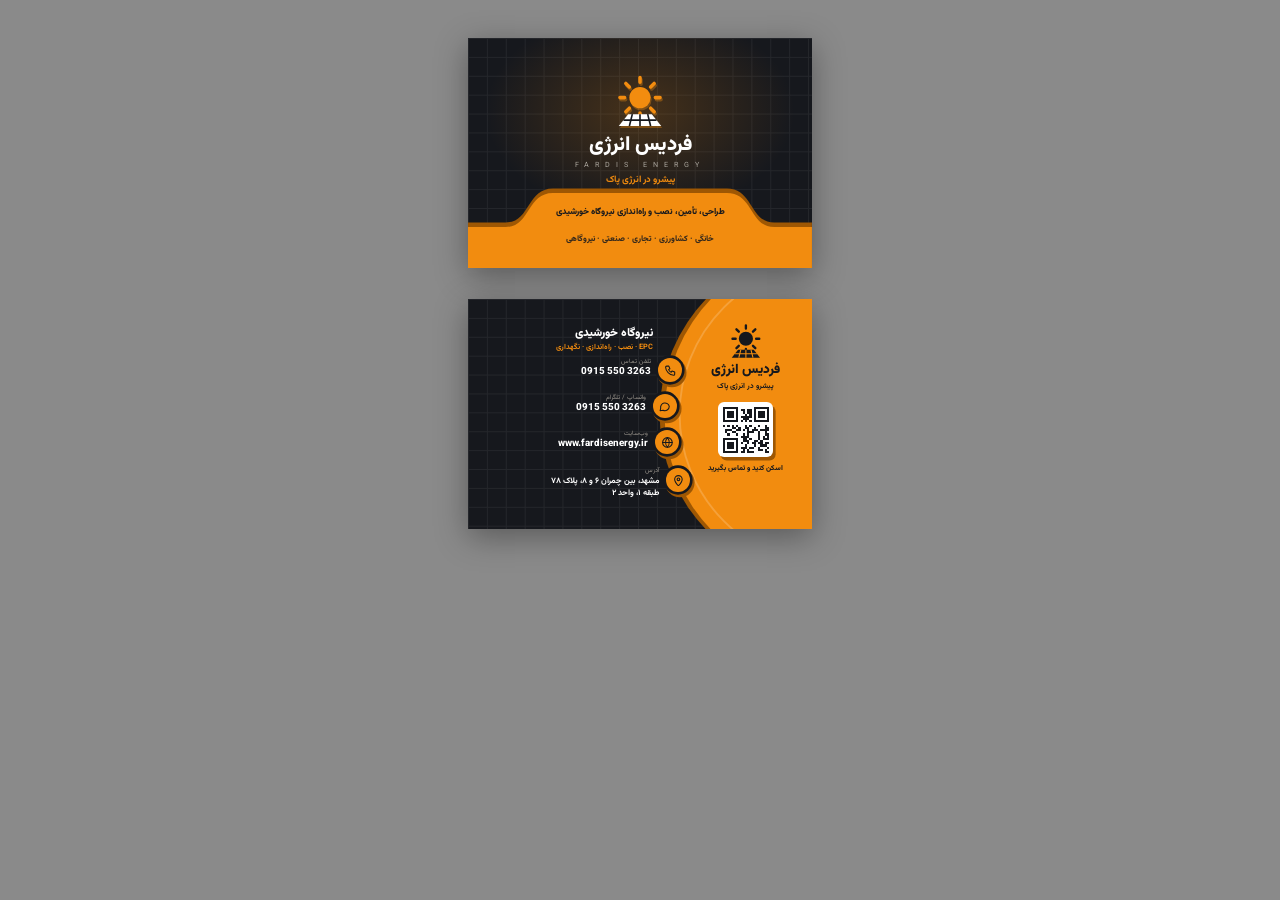
<file: brochure/fardis-business-card.html>
<!doctype html>
<html lang="fa" dir="rtl">
<head>
<meta charset="utf-8">
<meta name="viewport" content="width=device-width, initial-scale=1">
<title>کارت ویزیت فردیس انرژی</title>
<link rel="preconnect" href="https://fonts.googleapis.com">
<link rel="preconnect" href="https://fonts.gstatic.com" crossorigin>
<link href="https://fonts.googleapis.com/css2?family=Vazirmatn:wght@400;500;700;800;900&display=swap" rel="stylesheet">
<style>
  /* 85x55mm card + 3mm bleed on each side = 91x61mm; keep text inside the 6mm safe inset */
  :root{--primary:#F28C0F;--deep:#9E5703;--ink:#16181D;--ink-2:#262a31}
  *{box-sizing:border-box;margin:0;padding:0}
  @page{size:91mm 61mm;margin:0}
  html,body{background:#8a8a8a}
  body{font-family:"Vazirmatn",Tahoma,sans-serif;-webkit-print-color-adjust:exact;print-color-adjust:exact;padding:10mm 0}
  .card{width:91mm;height:61mm;position:relative;overflow:hidden;margin:0 auto 8mm;background:var(--ink);color:#fff;box-shadow:0 8px 30px rgba(0,0,0,.35);break-after:page}
  @media print{html,body{background:none;padding:0}.card{margin:0;box-shadow:none}}
  .bg{position:absolute;inset:0;width:100%;height:100%}
  .ltr{direction:ltr;unicode-bidi:isolate}
  .grid{position:absolute;inset:0;opacity:.06;background-image:linear-gradient(#fff .2mm,transparent .2mm),linear-gradient(90deg,#fff .2mm,transparent .2mm);background-size:5mm 5mm}

  /* FRONT */
  .f-logo{position:absolute;left:50%;top:9.5mm;transform:translateX(-50%);width:15mm;height:15mm;color:#fff;--grid:#16181D;filter:drop-shadow(.5mm .7mm 0 rgba(242,140,15,.35))}
  .f-name{position:absolute;left:0;right:0;top:25mm;text-align:center;font-size:15pt;font-weight:900;line-height:1.3}
  .f-en{position:absolute;left:0;right:0;top:32.3mm;text-align:center;font-size:5.4pt;letter-spacing:1.6mm;color:#a9a49c;direction:ltr}
  .f-tag{position:absolute;left:0;right:0;top:35.6mm;text-align:center;font-size:7pt;font-weight:700;color:var(--primary)}
  .f-tab{position:absolute;left:0;right:0;top:44.2mm;text-align:center;font-size:6.6pt;font-weight:800;color:var(--ink)}
  .f-bottom{position:absolute;left:0;right:0;bottom:6.2mm;text-align:center;font-size:6.2pt;font-weight:800;color:var(--ink);opacity:.85}

  /* BACK */
  .b-logo{position:absolute;left:68.5mm;top:6.5mm;width:10mm;height:10mm;color:var(--ink);--sun:#16181D;--grid:#F28C0F}
  .b-name{position:absolute;left:58mm;width:31mm;top:16.5mm;text-align:center;color:var(--ink);font-size:10pt;font-weight:900;line-height:1.3}
  .b-tag{position:absolute;left:58mm;width:31mm;top:21.6mm;text-align:center;color:var(--ink);font-size:5.6pt;font-weight:700}
  .qr-box{position:absolute;left:66.2mm;top:27.4mm;width:14.6mm;height:14.6mm;background:#fff;border-radius:1.6mm;padding:1.2mm;box-shadow:.7mm .9mm 0 var(--deep)}
  .qr{width:100%;height:100%;display:block}
  .qr-cap{position:absolute;left:58mm;width:31mm;top:43.6mm;text-align:center;color:var(--ink);font-size:5.4pt;font-weight:800}
  .b-head{position:absolute;right:42mm;top:7mm;text-align:right}
  .b-head b{display:block;font-size:8.6pt;font-weight:900;line-height:1.4}
  .b-head span{display:block;font-size:5.6pt;color:var(--primary);font-weight:700}
  .ic{position:absolute;width:6.4mm;height:6.4mm;border-radius:50%;background:var(--primary);display:grid;place-items:center;box-shadow:0 0 0 .7mm var(--ink),.5mm .7mm 0 .7mm var(--deep)}
  .ic svg{width:3.4mm;height:3.4mm;fill:none;stroke:var(--ink);stroke-width:2;stroke-linecap:round;stroke-linejoin:round}
  .row{position:absolute;text-align:right;white-space:nowrap}
  .row small{display:block;font-size:4.8pt;color:#9a958d;line-height:1.3}
  .row b{display:block;font-size:7.4pt;font-weight:800;line-height:1.35}
  .row b.addr{font-size:6.2pt;line-height:1.45;font-weight:700}
</style>
</head>
<body>
<svg width="0" height="0" style="position:absolute"><defs><symbol id="logo" viewBox="0 0 48 48">
      <circle cx="24" cy="20" r="9" style="fill:var(--sun,#F28C0F)"/>
      <g style="stroke:var(--sun,#F28C0F)" stroke-width="3" stroke-linecap="round"><path d="M24 3v4M24 33v4M7 20h4M37 20h4M12 8l3 3M33 29l3 3M36 8l-3 3M15 29l-3 3"/></g>
      <path d="M6 44 L14 34 H34 L42 44 Z" fill="currentColor"/>
      <path d="M17.5 34 L15 44 M24 34 V44 M30.5 34 L33 44 M10 39 H38" style="stroke:var(--grid,#16181D)" stroke-width="1.4"/>
    </symbol></defs></svg>

<!-- FRONT -->
<section class="card">
  <div class="grid"></div>
  <svg class="bg" viewBox="0 0 91 61" preserveAspectRatio="none" aria-hidden="true">
    <defs><radialGradient id="halo" cx="50%" cy="32%" r="45%"><stop offset="0" stop-color="#F28C0F" stop-opacity=".22"/><stop offset="1" stop-color="#F28C0F" stop-opacity="0"/></radialGradient></defs>
    <rect width="91" height="61" fill="url(#halo)"/>
    <path d="M0 48.8 H10 C16.5 48.8 15.5 39.8 22.5 39.8 H68.5 C75.5 39.8 74.5 48.8 81 48.8 H91 V61 H0 Z" fill="#9E5703"/>
    <path d="M0 50 H10 C16.5 50 15.5 41 22.5 41 H68.5 C75.5 41 74.5 50 81 50 H91 V61 H0 Z" fill="#F28C0F"/>
  </svg>
  <svg class="f-logo"><use href="#logo"/></svg>
  <div class="f-name">فردیس انرژی</div>
  <div class="f-en">FARDIS ENERGY</div>
  <div class="f-tag">پیشرو در انرژی پاک</div>
  <div class="f-tab">طراحی، تأمین، نصب و راه‌اندازی نیروگاه خورشیدی</div>
  <div class="f-bottom">خانگی · کشاورزی · تجاری · صنعتی · نیروگاهی</div>
</section>

<!-- BACK -->
<section class="card">
  <div class="grid"></div>
  <svg class="bg" viewBox="0 0 91 61" aria-hidden="true">
    <circle cx="94.7" cy="30.5" r="44" fill="#9E5703"/>
    <circle cx="96" cy="30.5" r="44" fill="#F28C0F"/>
    <circle cx="96" cy="30.5" r="40" fill="none" stroke="#fff" stroke-opacity=".18" stroke-width=".5"/>
  </svg>
  <svg class="b-logo"><use href="#logo"/></svg>
  <div class="b-name">فردیس انرژی</div>
  <div class="b-tag">پیشرو در انرژی پاک</div>
  <div class="qr-box"><svg class="qr" viewBox="0 0 21 21" shape-rendering="crispEdges"><path fill="#ffffff" d="M0 0h21v21H0z"/><path stroke="#16181D" d="M0 0.5h7m7 0h7M0 1.5h1m5 0h1m1 0h2m1 0h2m1 0h1m5 0h1M0 2.5h1m1 0h3m1 0h1m2 0h1m1 0h2m1 0h1m1 0h3m1 0h1M0 3.5h1m1 0h3m1 0h1m3 0h1m1 0h1m1 0h1m1 0h3m1 0h1M0 4.5h1m1 0h3m1 0h1m1 0h5m1 0h1m1 0h3m1 0h1M0 5.5h1m5 0h1m2 0h3m2 0h1m5 0h1M0 6.5h7m1 0h1m1 0h1m1 0h1m1 0h7M0 8.5h1m1 0h1m1 0h1m1 0h1m3 0h1m1 0h1m3 0h1m2 0h1M4 9.5h2m1 0h1m2 0h2m2 0h1m4 0h2M1 10.5h3m2 0h2m1 0h1m1 0h1m1 0h3m1 0h4M1 11.5h1m2 0h2m5 0h3m2 0h1m2 0h1M2 12.5h1m3 0h1m2 0h1m1 0h1m4 0h1m2 0h2M8 13.5h4m4 0h1m1 0h1m1 0h1M0 14.5h7m2 0h2m1 0h1m3 0h1m1 0h3M0 15.5h1m5 0h1m2 0h3m2 0h2m1 0h1M0 16.5h1m1 0h3m1 0h1m1 0h1m2 0h1m1 0h2m1 0h2m1 0h2M0 17.5h1m1 0h3m1 0h1m3 0h1m3 0h1m2 0h3M0 18.5h1m1 0h3m1 0h1m1 0h3m1 0h2m2 0h1m3 0h1M0 19.5h1m5 0h1m2 0h1m1 0h1m4 0h2m1 0h1M0 20.5h7m1 0h2m1 0h3m5 0h2"/></svg>
</div>
  <div class="qr-cap">اسکن کنید و تماس بگیرید</div>
  <div class="b-head"><b>نیروگاه خورشیدی</b><span>EPC · نصب · راه‌اندازی · نگهداری</span></div>
  <div class="ic" style="left:50.33mm;top:15.80mm"><svg viewBox="0 0 24 24"><path d="M5 4h4l2 5-2.5 1.5a11 11 0 0 0 5 5L15 13l5 2v4a2 2 0 0 1-2 2A16 16 0 0 1 3 6a2 2 0 0 1 2-2z"/></svg></div><div class="row" style="right:42.47mm;top:15.40mm"><small>تلفن تماس</small><b class="ltr">0915 550 3263</b></div><div class="ic" style="left:48.85mm;top:25.30mm"><svg viewBox="0 0 24 24"><path d="M21 12a8 8 0 0 1-11.6 7.1L4 20l1-4.6A8 8 0 1 1 21 12z"/></svg></div><div class="row" style="right:43.95mm;top:24.90mm"><small>واتساپ / تلگرام</small><b class="ltr">0915 550 3263</b></div><div class="ic" style="left:49.44mm;top:34.80mm"><svg viewBox="0 0 24 24"><circle cx="12" cy="12" r="9"/><path d="M3 12h18M12 3a14 14 0 0 1 0 18M12 3a14 14 0 0 0 0 18"/></svg></div><div class="row" style="right:43.36mm;top:34.40mm"><small>وب‌سایت</small><b class="ltr">www.fardisenergy.ir</b></div><div class="ic" style="left:52.43mm;top:44.80mm"><svg viewBox="0 0 24 24"><path d="M12 22s7-6.5 7-12a7 7 0 0 0-14 0c0 5.5 7 12 7 12z"/><circle cx="12" cy="10" r="2.5"/></svg></div><div class="row" style="right:40.37mm;top:44.40mm"><small>آدرس</small><b class="addr">مشهد، بین چمران ۶ و ۸، پلاک ۷۸<br>طبقه ۱، واحد ۲</b></div>
</section>
</body>
</html>
</file>
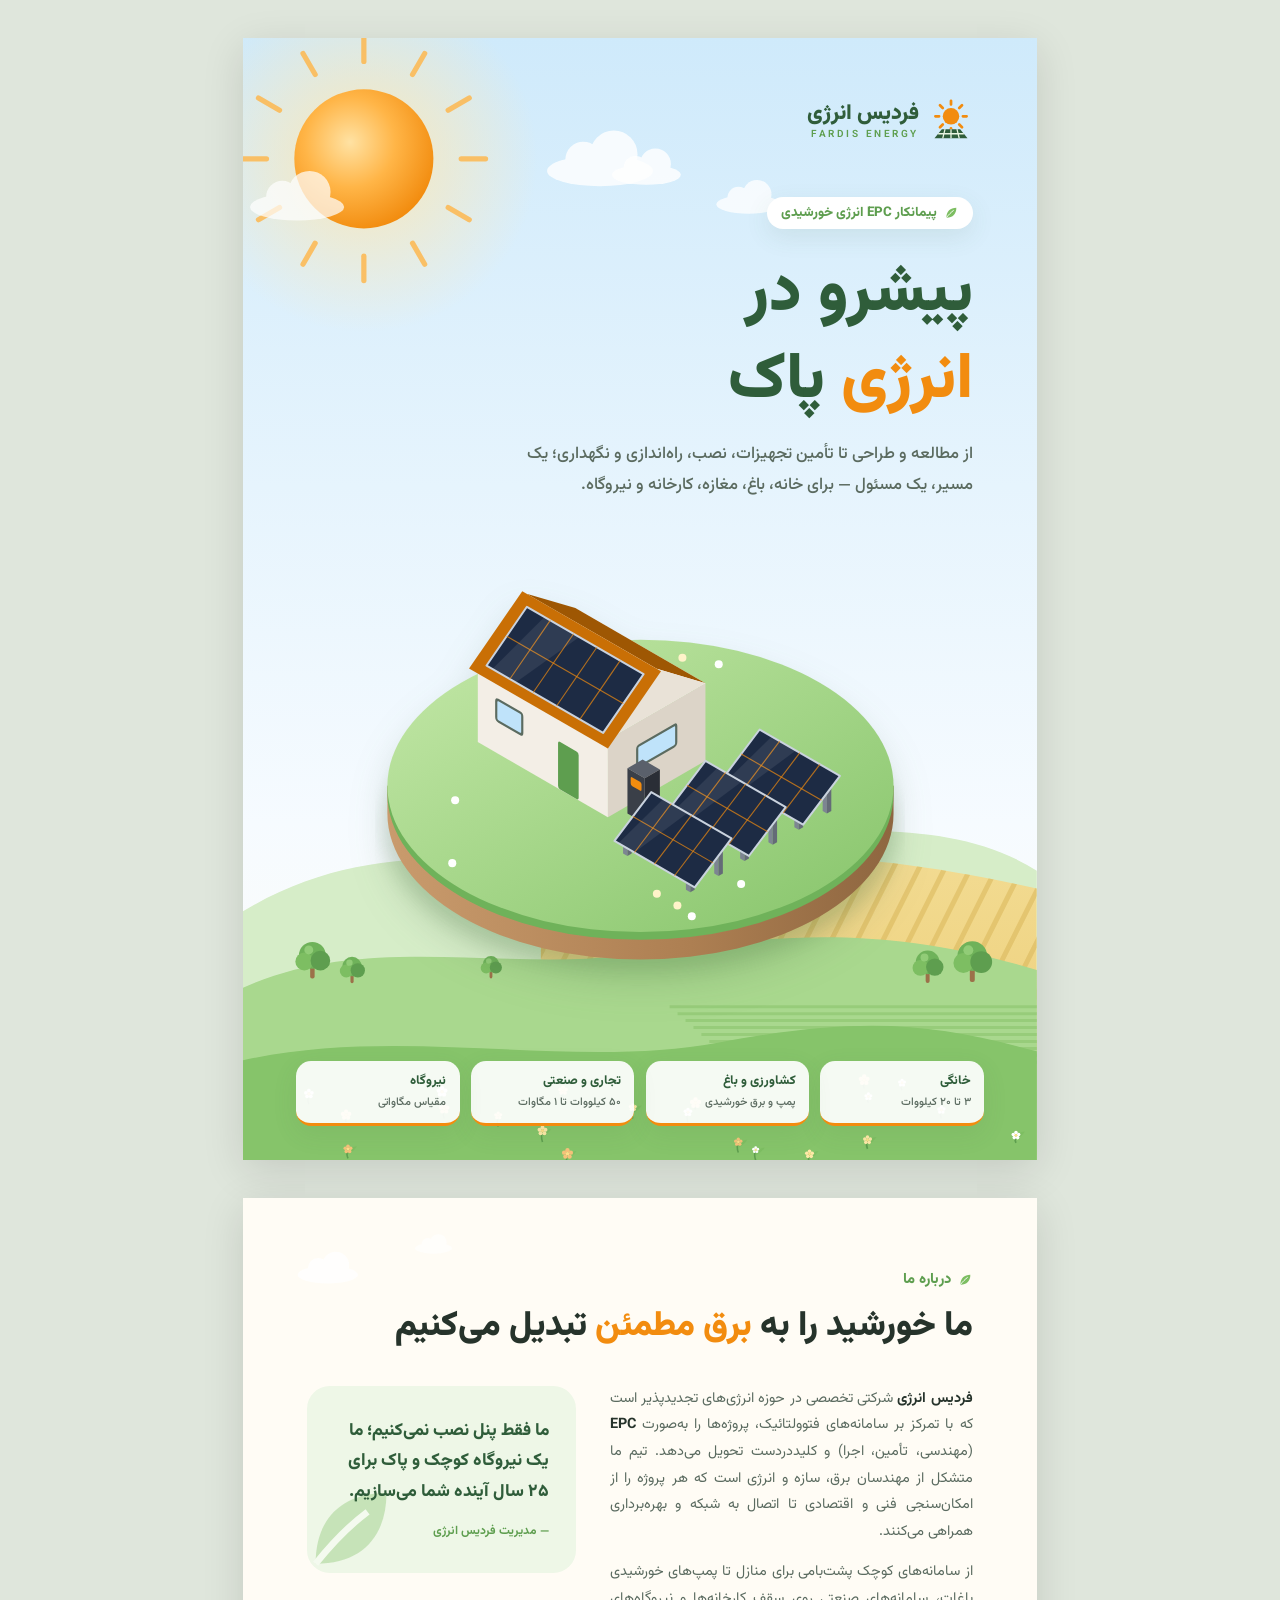
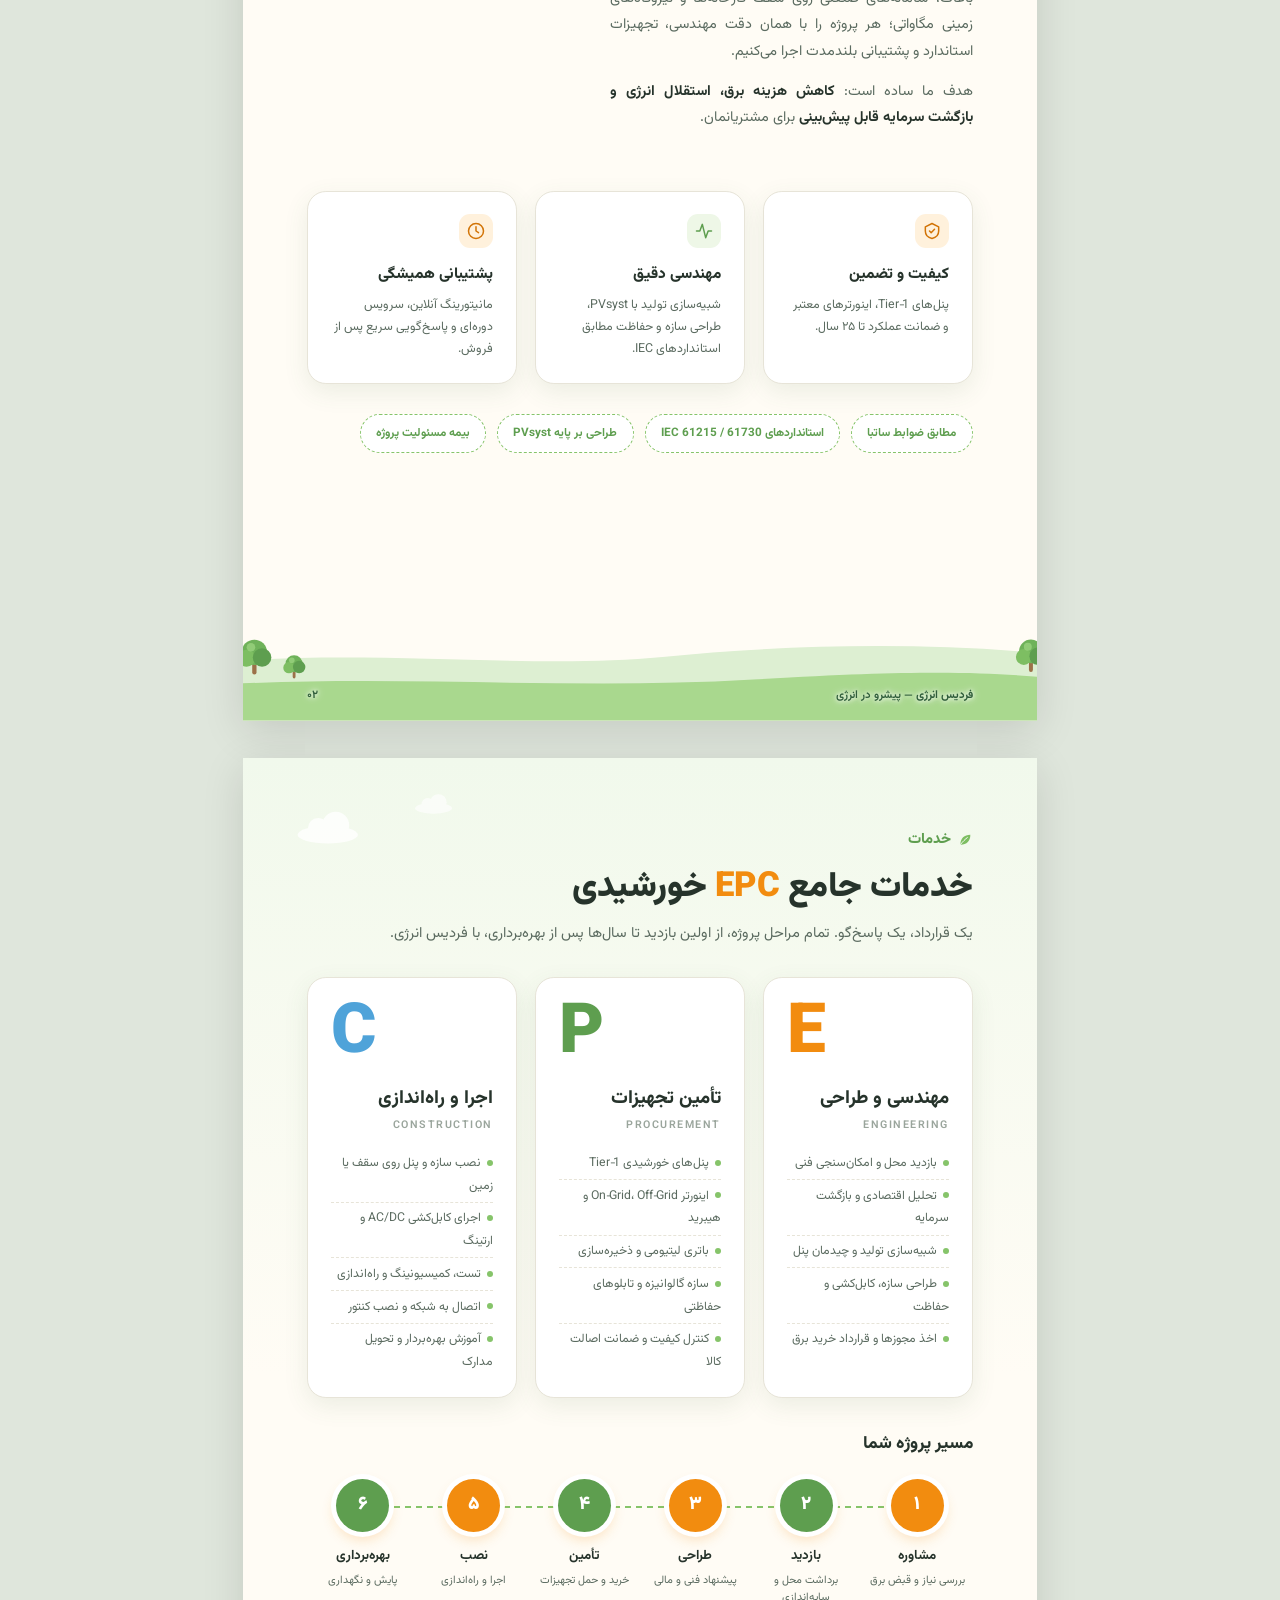
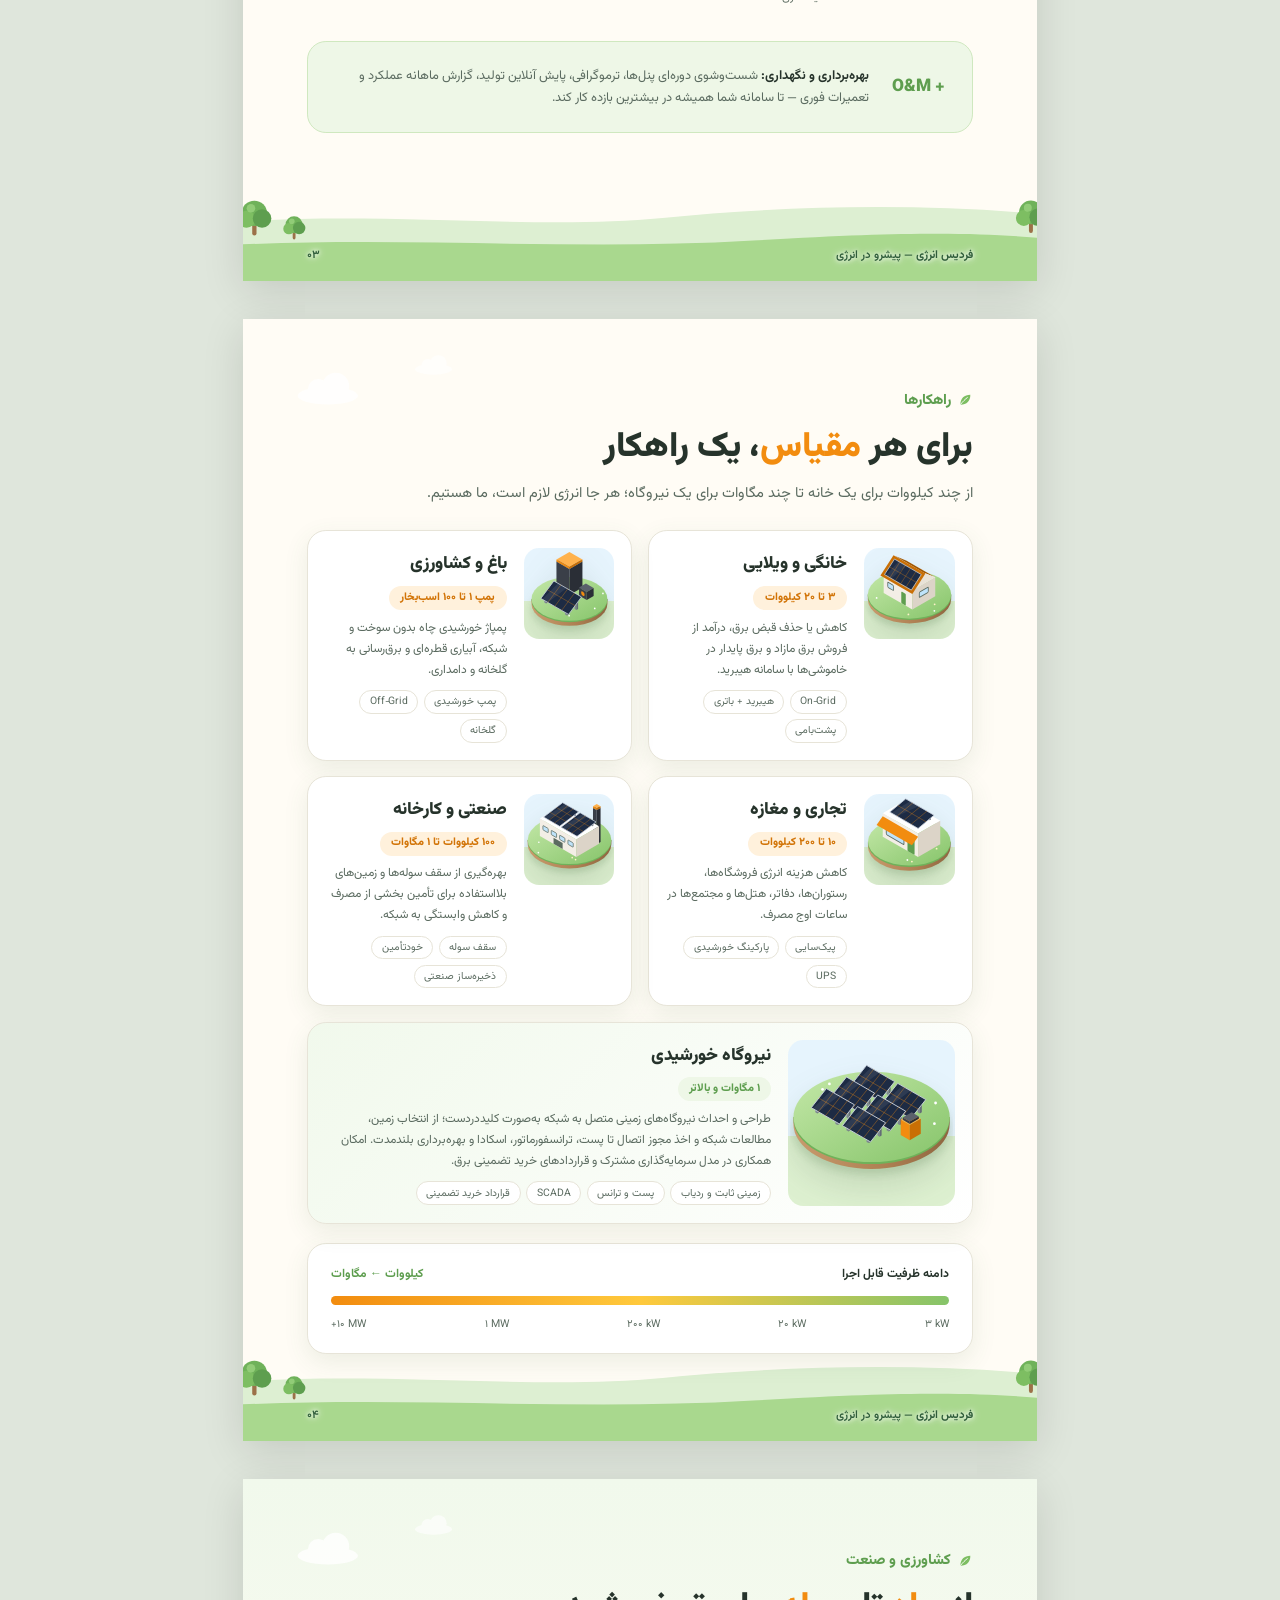
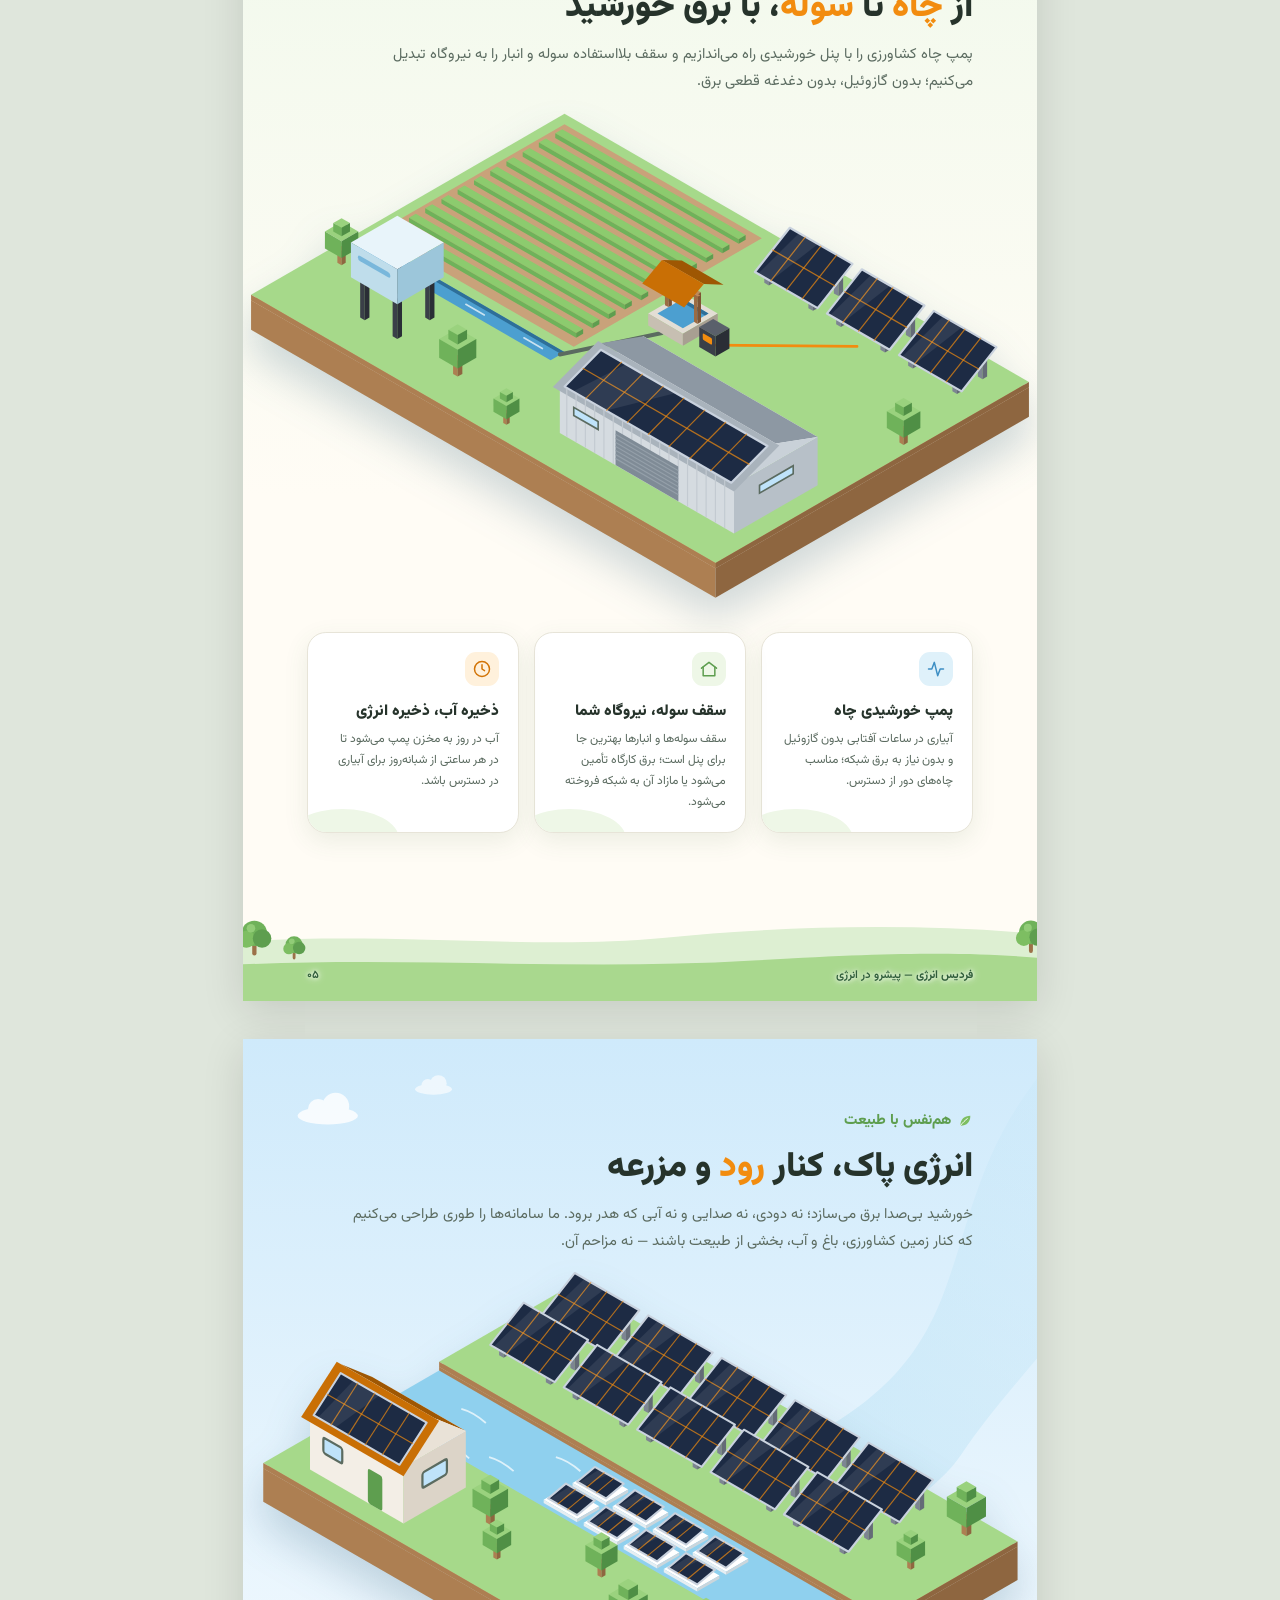
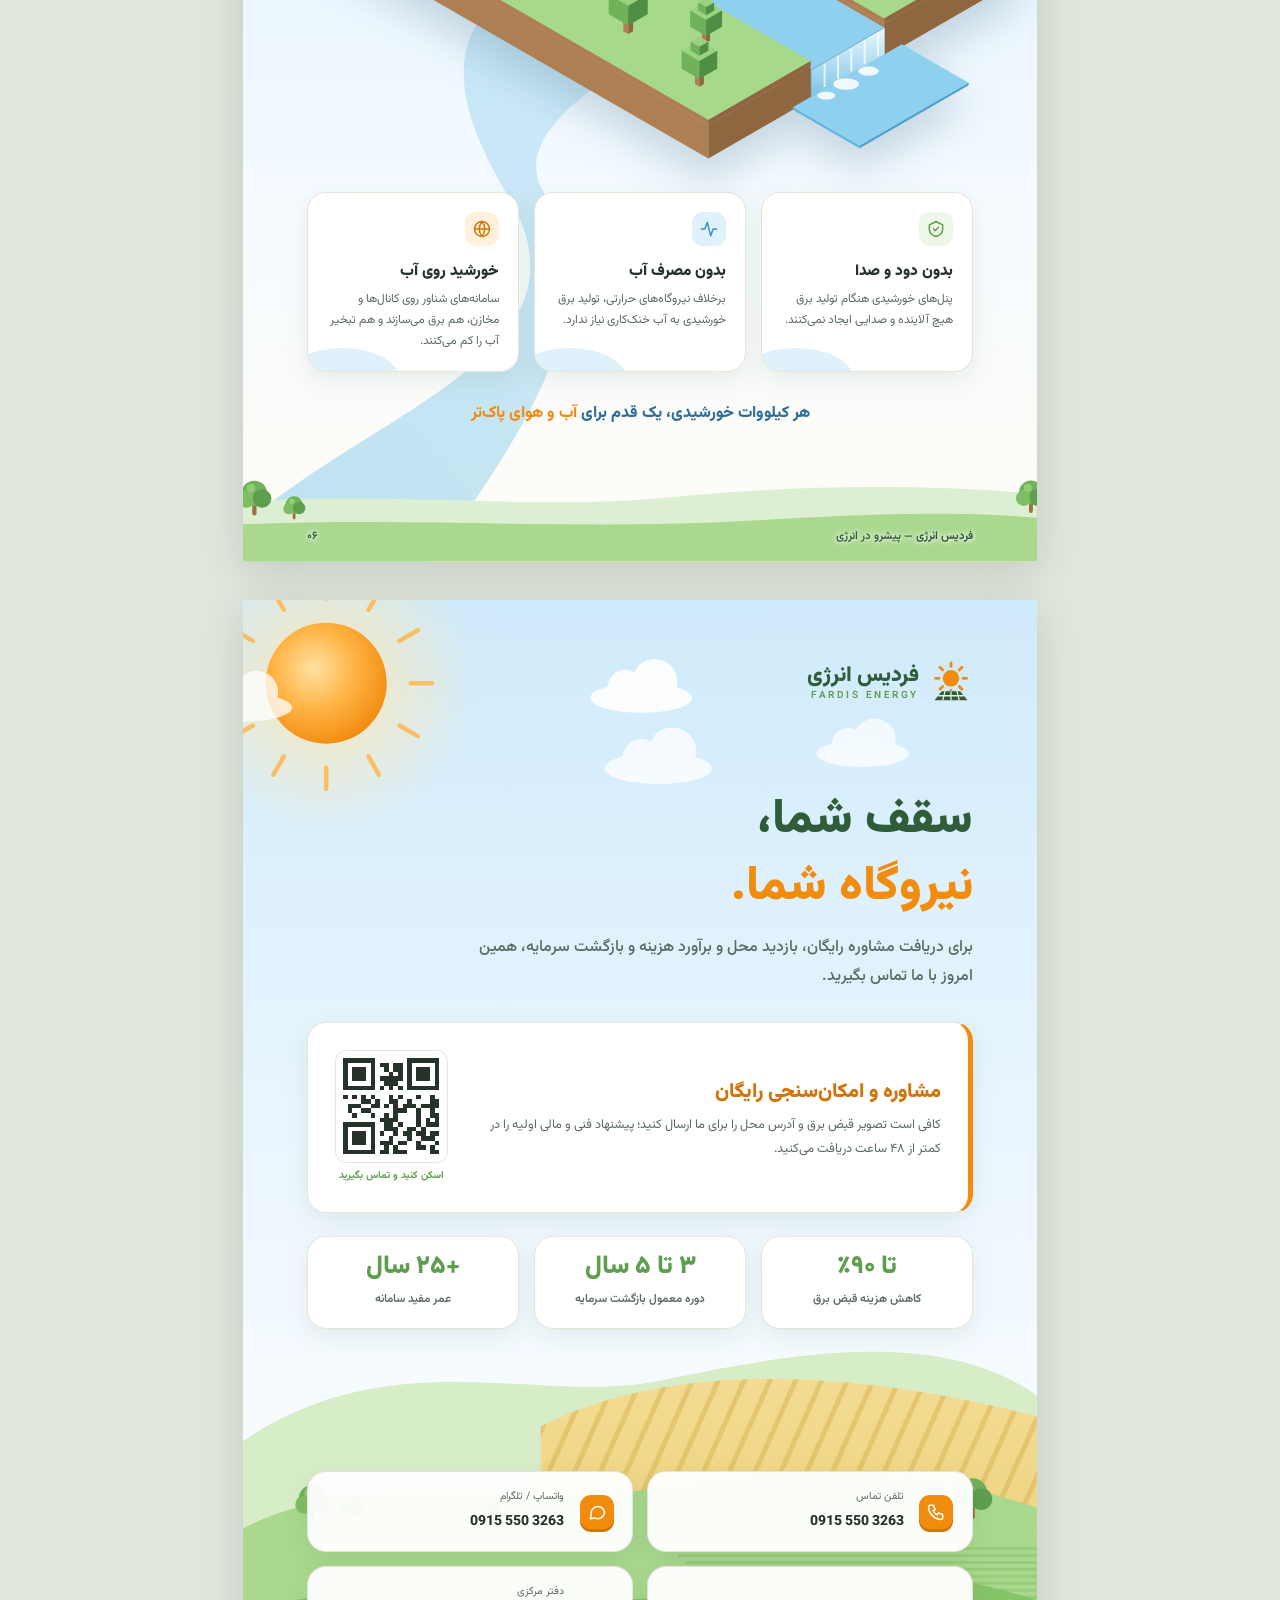
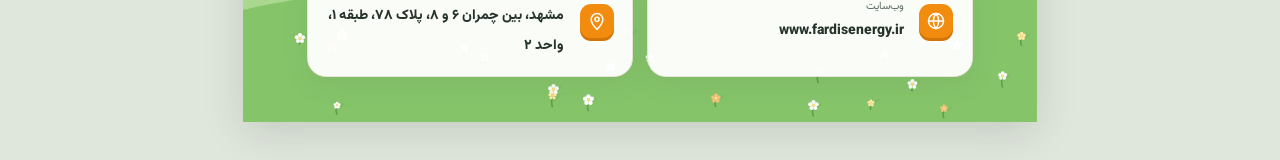
<file: brochure/fardis-energy-brochure.html>
<!doctype html>
<html lang="fa" dir="rtl">
<head>
<meta charset="utf-8">
<meta name="viewport" content="width=device-width, initial-scale=1">
<title>بروشور فردیس انرژی</title>
<link rel="preconnect" href="https://fonts.googleapis.com">
<link rel="preconnect" href="https://fonts.gstatic.com" crossorigin>
<link href="https://fonts.googleapis.com/css2?family=Vazirmatn:wght@300;400;500;700;800;900&display=swap" rel="stylesheet">
<style>
  /* Fardis Energy — airy nature theme: sky, cream, soft greens; orange is the brand accent. No black blocks. */
  :root{
    --primary:#F28C0F;--primary-soft:#FFF1DC;--primary-deep:#D27407;
    --leaf:#5E9E4F;--leaf-2:#86C46A;--leaf-soft:#EEF7E7;--leaf-deep:#2F5D3A;
    --sky-1:#CFEAFB;--sky-2:#E6F4FD;--sky-3:#F6FBFF;
    --ink:#26332B;--ink-2:#5B6B60;--line:#E7E4D8;--paper:#FFFCF5;--white:#fff;
    --shadow:0 8px 24px rgba(70,110,70,.10);
  }
  *{box-sizing:border-box;margin:0;padding:0}
  @page{size:A4;margin:0}
  html,body{background:#dfe6dc}
  body{font-family:"Vazirmatn",Tahoma,sans-serif;color:var(--ink);line-height:1.85;-webkit-print-color-adjust:exact;print-color-adjust:exact}
  .page{width:210mm;height:297mm;margin:10mm auto;background:var(--paper);position:relative;overflow:hidden;box-shadow:0 10px 40px rgba(0,0,0,.12);break-after:page;page-break-after:always}
  .page.sky{background:linear-gradient(180deg,var(--sky-1) 0%,var(--sky-2) 40%,var(--sky-3) 70%,var(--paper) 100%)}
  .page.mint{background:linear-gradient(180deg,#F1F9EC 0%,var(--paper) 55%)}
  @media print{html,body{background:none}.page{margin:0;box-shadow:none}}
  .pad{padding:18mm 17mm;position:relative;z-index:2}
  .ltr{direction:ltr;unicode-bidi:isolate}
  .land{position:absolute;left:0;right:0;bottom:0;width:100%;z-index:0}
  .skydeco{position:absolute;left:0;right:0;top:0;width:100%;height:90mm;z-index:0}
  .meadow{position:absolute;left:0;right:0;bottom:0;width:100%;height:30mm;z-index:1}
  .corner{position:absolute;top:4mm;left:6mm;width:70mm;height:28mm;z-index:0;opacity:.9}
  .sun{position:absolute;z-index:0}

  .eyebrow{display:inline-flex;align-items:center;gap:6px;font-size:11pt;font-weight:800;color:var(--leaf)}
  .eyebrow svg{width:16px;height:16px}
  .sec-title{font-size:26pt;font-weight:900;margin:4px 0 8px;line-height:1.4}
  .sec-title span{color:var(--primary)}
  .hl{background:linear-gradient(transparent 62%,#FFE0B0 62%,#FFE0B0 92%,transparent 92%);padding:0 1mm}
  .lead{font-size:11pt;color:var(--ink-2);max-width:165mm}
  .folio{position:absolute;bottom:4mm;left:17mm;right:17mm;display:flex;justify-content:space-between;font-size:8.5pt;color:#2F5D3A;font-weight:600;z-index:2;text-shadow:0 0 4px #fff,0 0 8px #fff}
  .folio b{color:var(--leaf-deep)}

  .ico{width:34px;height:34px;border-radius:11px;background:var(--leaf-soft);display:grid;place-items:center;flex:none}
  .ico svg{width:20px;height:20px;stroke:var(--leaf);fill:none;stroke-width:1.8;stroke-linecap:round;stroke-linejoin:round}
  .ico.o{background:var(--primary-soft)}.ico.o svg{stroke:var(--primary-deep)}
  .ico.solid{background:var(--primary);box-shadow:0 3px 0 var(--primary-deep)}.ico.solid svg{stroke:#fff}
  .logo-mark{width:44px;height:44px}
  .brand{display:flex;align-items:center;gap:10px}
  .brand-name{font-weight:900;font-size:16pt;line-height:1.3;color:var(--leaf-deep)}
  .brand-name small{display:block;font-size:7.5pt;font-weight:600;letter-spacing:2.5px;color:var(--leaf);direction:ltr;text-align:right}

  .card{background:var(--white);border:1px solid var(--line);border-radius:5mm;box-shadow:var(--shadow)}
  .r3d{width:100%;height:100%;filter:drop-shadow(0 16px 16px rgba(60,90,60,.16))}
  .tag-pill{display:inline-block;font-size:8.3pt;font-weight:800;color:var(--primary-deep);background:var(--primary-soft);padding:.5mm 3mm;border-radius:20px}
  .tag-pill.g{color:var(--leaf);background:var(--leaf-soft)}
  .tags{display:flex;flex-wrap:wrap;gap:1.5mm;margin-top:2.5mm}
  .tags i{font-style:normal;font-size:7.8pt;border:1px solid var(--line);border-radius:20px;padding:.3mm 2.5mm;color:var(--ink-2);background:#fff}

  .chips{display:flex;flex-wrap:wrap;gap:3mm}
  .chip{display:flex;align-items:center;gap:2.5mm;background:var(--white);border:1px solid var(--line);border-radius:30px;padding:1.2mm 4mm 1.2mm 1.5mm;font-size:9.4pt;font-weight:700;box-shadow:0 3px 10px rgba(70,110,70,.06)}
  .chip .ico{width:28px;height:28px;border-radius:50%}
  .chip .ico svg{width:16px;height:16px}

  .call{display:inline-flex;align-items:center;gap:3mm;background:var(--primary);color:#fff;padding:2.5mm 5mm 2.5mm 3mm;border-radius:40px;box-shadow:0 5px 0 var(--primary-deep),0 10px 18px rgba(242,140,15,.25)}
  .call .ico{background:#fff;border-radius:50%}
  .call .ico svg{stroke:var(--primary-deep)}
  .call small{display:block;font-size:7.8pt;color:#FFF1DC}
  .call b{font-size:13pt;font-weight:900}
  .qr{width:100%;height:100%;display:block}


  /* cover */
  .cover .sun{top:-14mm;left:-14mm;width:92mm;height:92mm}
  .cover .brand{position:absolute;top:16mm;right:17mm;z-index:2}
  .cover-body{position:absolute;right:17mm;left:17mm;top:42mm;z-index:2}
  .cover-tag{display:inline-flex;align-items:center;gap:6px;background:#fff;color:var(--leaf);font-weight:800;font-size:10pt;padding:4px 14px;border-radius:40px;box-shadow:var(--shadow)}
  .cover-tag svg{width:16px;height:16px}
  .cover h1{font-size:48pt;font-weight:900;line-height:1.35;margin-top:5mm;color:var(--leaf-deep)}
  .cover h1 em{font-style:normal;color:var(--primary)}
  .cover p{font-size:12.5pt;color:var(--ink-2);font-weight:500;margin-top:4mm;max-width:125mm}
  .cover .land{height:120mm}
  .hero-wrap{position:absolute;left:10mm;right:10mm;bottom:44mm;height:110mm;display:grid;place-items:center;z-index:1}
  .hero3d{height:100%;width:auto;filter:drop-shadow(0 20px 18px rgba(60,90,60,.18))}
  .cover-strip{position:absolute;bottom:9mm;right:14mm;left:14mm;display:flex;gap:3mm;z-index:2}
  .cover-strip div{flex:1;background:rgba(255,255,255,.92);border-radius:4mm;padding:2.5mm 3.5mm;font-size:9.5pt;font-weight:800;color:var(--leaf-deep);box-shadow:var(--shadow);border-bottom:3px solid var(--primary)}
  .cover-strip span{display:block;font-weight:500;color:var(--ink-2);font-size:8.3pt}

  /* about */
  .about-hero{display:grid;grid-template-columns:1.15fr .85fr;gap:9mm;align-items:start;margin-top:9mm}
  .about-hero p{font-size:10.8pt;color:var(--ink-2);margin-bottom:3.5mm;text-align:justify}
  .about-hero p b{color:var(--ink)}
  .quote{background:var(--leaf-soft);border-radius:6mm;padding:8mm 7mm;position:relative;overflow:hidden}
  .quote .lf{position:absolute;left:-4mm;bottom:-4mm;width:30mm;height:30mm;opacity:.35}
  .quote p{color:var(--leaf-deep);font-size:13pt;font-weight:800;line-height:1.75;text-align:right;position:relative}
  .quote small{display:block;margin-top:3mm;font-size:9pt;color:var(--leaf);font-weight:700;position:relative}
  .stats{display:grid;grid-template-columns:repeat(4,1fr);gap:4mm;margin-top:9mm}
  .stat{padding:5mm 3mm;text-align:center;background:#fff;border-radius:5mm;box-shadow:var(--shadow);border-top:4px solid var(--leaf-2)}
  .stat:nth-child(odd){border-top-color:var(--primary)}
  .stat b{direction:ltr;display:block;font-size:24pt;font-weight:900;line-height:1.15;color:var(--leaf-deep)}
  .stat b i{font-style:normal;color:var(--primary);font-size:14pt}
  .stat span{font-size:9pt;color:var(--ink-2)}
  .values{display:grid;grid-template-columns:repeat(3,1fr);gap:5mm;margin-top:12mm}
  .value{padding:6mm}
  .value h4{font-size:11.5pt;font-weight:800;margin:3mm 0 1.5mm}
  .value p{font-size:9.3pt;color:var(--ink-2);line-height:1.8}
  .certs{display:flex;gap:3mm;margin-top:8mm;flex-wrap:wrap}
  .cert{font-size:8.8pt;font-weight:700;padding:2mm 4mm;border-radius:30px;border:1.5px dashed var(--leaf-2);color:var(--leaf);background:#fff}

  /* epc */
  .epc-letters{display:flex;gap:5mm;margin:8mm 0 8mm}
  .epc-l{flex:1;padding:6mm 6mm 5mm;position:relative;overflow:hidden}
  .epc-l .big{font-size:52pt;font-weight:900;line-height:1;direction:ltr;display:block;text-align:left;color:var(--primary)}
  .epc-l:nth-child(2) .big{color:var(--leaf)}
  .epc-l:nth-child(3) .big{color:#4FA3D9}
  .epc-l h3{font-size:14pt;font-weight:800;margin-top:3mm}
  .epc-l h3 small{display:block;font-size:8pt;color:#9aa59c;font-weight:600;direction:ltr;text-align:right;letter-spacing:1.5px}
  .epc-l ul{list-style:none;margin-top:3mm}
  .epc-l li{font-size:9.2pt;color:var(--ink-2);padding:1.2mm 0;border-bottom:1px dashed var(--line)}
  .epc-l li:last-child{border:none}
  .epc-l li::before{content:"";display:inline-block;width:6px;height:6px;border-radius:50%;background:var(--leaf-2);margin-left:6px;vertical-align:middle}
  .timeline h3{font-size:13pt;font-weight:800;margin-bottom:5mm}
  .steps{display:grid;grid-template-columns:repeat(6,1fr);position:relative}
  .steps::before{content:"";position:absolute;top:7mm;right:8%;left:8%;height:2px;background:repeating-linear-gradient(90deg,var(--leaf-2) 0 6px,transparent 6px 11px)}
  .step{text-align:center;position:relative;padding:0 1.5mm}
  .step .dot{width:14mm;height:14mm;border-radius:50%;background:var(--primary);color:#fff;font-weight:900;font-size:14pt;display:grid;place-items:center;margin:0 auto 3mm;box-shadow:0 0 0 5px #fff,0 6px 14px rgba(242,140,15,.3)}
  .step:nth-child(even) .dot{background:var(--leaf)}
  .step b{display:block;font-size:10pt}
  .step span{font-size:8.2pt;color:var(--ink-2);line-height:1.6;display:block;margin-top:1mm}
  .om{margin-top:9mm;display:flex;align-items:center;gap:6mm;background:var(--leaf-soft);border:1.5px solid #CFE8BF;border-radius:5mm;padding:6mm 7mm}
  .om b.k{font-size:13pt;font-weight:900;white-space:nowrap;color:var(--leaf)}
  .om p{font-size:9.6pt;line-height:1.75;color:var(--ink-2)}
  .om p b{color:var(--ink)}

  /* solutions */
  .sol-grid{display:grid;grid-template-columns:repeat(2,1fr);gap:4mm;margin-top:6mm}
  .sol{padding:4.5mm;display:grid;grid-template-columns:24mm 1fr;gap:4.5mm;align-items:start}
  .sol.feature{grid-column:span 2;grid-template-columns:44mm 1fr;background:linear-gradient(135deg,#F1F9EC,#fff)}
  .sol .art{width:100%;aspect-ratio:1;border-radius:4mm;background:linear-gradient(180deg,#E6F4FD 0 58%,#DDF0D0 58%);display:grid;place-items:center;overflow:hidden}
  .sol .art svg{width:98%;height:98%}
  .sol h3{font-size:13pt;font-weight:900}
  .sol .tag-pill{margin:1.5mm 0 2mm}
  .sol p{font-size:9pt;color:var(--ink-2);line-height:1.75}
  .range{margin-top:5mm;padding:5mm 6mm}
  .range-h{display:flex;justify-content:space-between;font-size:9pt;font-weight:700;margin-bottom:3mm}
  .bar{height:9px;border-radius:9px;background:linear-gradient(90deg,var(--primary),#FFC93C 50%,var(--leaf-2))}
  .ticks{display:flex;justify-content:space-between;font-size:8pt;color:var(--ink-2);margin-top:2.5mm}
  .ticks span{direction:ltr;unicode-bidi:isolate}

  /* river page */
  .river-page .ribbon{position:absolute;inset:0;width:100%;height:100%;z-index:0}
  .dio-wrap{position:relative;height:138mm;margin-top:0;display:grid;place-items:center}
  .dio{height:100%;width:auto;filter:drop-shadow(0 22px 20px rgba(40,90,120,.22))}
  .eco{display:grid;grid-template-columns:repeat(3,1fr);gap:4mm;margin-top:4mm}
  .eco .card{padding:5mm;position:relative;overflow:hidden}
  .eco .card::after{content:"";position:absolute;left:-6mm;bottom:-10mm;width:30mm;height:16mm;border-radius:50%;background:#DFF1FA}
  .eco h4{font-size:11.5pt;font-weight:900;margin:3mm 0 1mm;position:relative;z-index:1}
  .eco p{font-size:9pt;color:var(--ink-2);line-height:1.75;position:relative;z-index:1}
  .ico.w{background:#DFF1FA}.ico.w svg{stroke:#3E8FC4}
  .river-quote{margin-top:7mm;text-align:center;font-size:12pt;font-weight:800;color:#2F6F95}
  .river-quote em{font-style:normal;color:var(--primary)}

  /* farm page */
  .farm-page .eco .card::after{background:#EEF7E7}

  /* back */
  .back .sun{top:-18mm;left:-18mm;width:80mm;height:80mm}
  .back .land{height:135mm}
  .back-in{position:absolute;inset:16mm 17mm 12mm;display:flex;flex-direction:column;z-index:2}
  .back h2{font-size:36pt;font-weight:900;line-height:1.4;margin-top:22mm;color:var(--leaf-deep)}
  .back h2 em{font-style:normal;color:var(--primary)}
  .back .sub{font-size:12pt;margin-top:3mm;max-width:140mm;color:var(--ink-2);font-weight:500}
  .offer{margin-top:8mm;padding:7mm;display:grid;grid-template-columns:1fr auto;gap:6mm;align-items:center;border-right:5px solid var(--primary)}
  .offer h3{font-size:15pt;font-weight:900;color:var(--primary-deep)}
  .offer p{font-size:9.6pt;color:var(--ink-2);margin-top:1mm}
  .qr-box{width:30mm;text-align:center}
  .qr-box .q{width:30mm;height:30mm;padding:2mm;border-radius:3mm;background:#fff;border:1.5px solid var(--line)}
  .qr-box small{display:block;font-size:7.6pt;font-weight:700;color:var(--leaf);margin-top:1mm}
  .gains{display:grid;grid-template-columns:repeat(3,1fr);gap:4mm;margin-top:6mm}
  .gains div{padding:4mm 5mm;text-align:center}
  .gains b{display:block;font-size:19pt;font-weight:900;line-height:1.25;color:var(--leaf)}
  .gains span{font-size:8.8pt;font-weight:600;color:var(--ink-2)}
  .contacts{margin-top:auto;display:grid;grid-template-columns:1fr 1fr;gap:3.5mm}
  .c{padding:4mm 5mm;display:flex;gap:4mm;align-items:center;background:rgba(255,255,255,.95)}
  .c small{display:block;font-size:8pt;color:var(--ink-2)}
  .c b{font-size:10.5pt;font-weight:800}

</style>
</head>
<body>
<svg width="0" height="0" style="position:absolute"><defs>
  <linearGradient id="islTop" x1="0" y1="0" x2="1" y2="1"><stop offset="0" stop-color="#C4E8A8"/><stop offset="1" stop-color="#86C46A"/></linearGradient>
  <linearGradient id="islSide" x1="0" y1="0" x2="1" y2="0"><stop offset="0" stop-color="#C99B6D"/><stop offset=".6" stop-color="#AD7F52"/><stop offset="1" stop-color="#8E6640"/></linearGradient>
  <filter id="blur" x="-20%" y="-50%" width="140%" height="200%"><feGaussianBlur stdDeviation="6"/></filter>
  <symbol id="logo" viewBox="0 0 48 48">
    <circle cx="24" cy="20" r="9" fill="#F28C0F"/>
    <g stroke="#F28C0F" stroke-width="3" stroke-linecap="round"><path d="M24 3v4M24 33v4M7 20h4M37 20h4M12 8l3 3M33 29l3 3M36 8l-3 3M15 29l-3 3"/></g>
    <path d="M6 44 L14 34 H34 L42 44 Z" fill="#2F5D3A"/>
    <path d="M17.5 34 L15 44 M24 34 V44 M30.5 34 L33 44 M10 39 H38" stroke="#E9F5E1" stroke-width="1.4"/>
  </symbol>
  <symbol id="leaf" viewBox="0 0 24 24"><path d="M5 19C5 9 11 4 20 4c0 9-5 15-15 15z" fill="#7DBE62"/><path d="M5 19C9 14 12 11 16 8" stroke="#fff" stroke-width="1.4" fill="none"/></symbol>
</defs></svg>

<!-- 1 COVER -->
<section class="page sky cover">
  <svg class="sun" viewBox="0 0 200 200" aria-hidden="true"><defs><radialGradient id="sunGlow"><stop offset="0" stop-color="#FFE7B0" stop-opacity=".9"/><stop offset="1" stop-color="#FFE7B0" stop-opacity="0"/></radialGradient><radialGradient id="sunBall" cx="40%" cy="38%" r="65%"><stop offset="0" stop-color="#FFE2A3"/><stop offset=".5" stop-color="#FFB547"/><stop offset="1" stop-color="#F28C0F"/></radialGradient></defs><circle cx="100" cy="100" r="100" fill="url(#sunGlow)"/><circle cx="100" cy="100" r="40" fill="url(#sunBall)"/><g stroke="#FFB547" stroke-width="3" stroke-linecap="round" opacity=".8"><path d="M100 44 V30" transform="rotate(0 100 100)"/><path d="M100 44 V30" transform="rotate(30 100 100)"/><path d="M100 44 V30" transform="rotate(60 100 100)"/><path d="M100 44 V30" transform="rotate(90 100 100)"/><path d="M100 44 V30" transform="rotate(120 100 100)"/><path d="M100 44 V30" transform="rotate(150 100 100)"/><path d="M100 44 V30" transform="rotate(180 100 100)"/><path d="M100 44 V30" transform="rotate(210 100 100)"/><path d="M100 44 V30" transform="rotate(240 100 100)"/><path d="M100 44 V30" transform="rotate(270 100 100)"/><path d="M100 44 V30" transform="rotate(300 100 100)"/><path d="M100 44 V30" transform="rotate(330 100 100)"/></g></svg><svg class="skydeco" viewBox="0 0 800 260" preserveAspectRatio="xMidYMin slice" aria-hidden="true"><g fill="#fff" opacity="0.8164125175249433"><ellipse cx="369.5" cy="101.6" rx="40.4" ry="11.7"/><circle cx="356.8" cy="93.1" r="13.8"/><circle cx="380.1" cy="88.8" r="18.1"/></g><g fill="#fff" opacity="0.8279771597604513"><ellipse cx="405.0" cy="104.6" rx="26.3" ry="7.6"/><circle cx="396.7" cy="99.1" r="9.0"/><circle cx="411.9" cy="96.3" r="11.8"/></g><g fill="#fff" opacity="0.7758503156561314"><ellipse cx="483.1" cy="127.2" rx="24.6" ry="7.1"/><circle cx="475.4" cy="122.1" r="8.4"/><circle cx="489.6" cy="119.5" r="11.0"/></g><g fill="#fff" opacity="0.7104700840924615"><ellipse cx="138.0" cy="129.1" rx="36.0" ry="10.4"/><circle cx="126.7" cy="121.5" r="12.3"/><circle cx="147.5" cy="117.7" r="16.1"/></g></svg>
  <div class="brand"><svg class="logo-mark"><use href="#logo"/></svg><div class="brand-name">فردیس انرژی<small>FARDIS ENERGY</small></div></div>
  <div class="cover-body">
    <span class="cover-tag"><svg><use href="#leaf"/></svg>پیمانکار EPC انرژی خورشیدی</span>
    <h1>پیشرو در<br><em>انرژی</em> پاک</h1>
    <p>از مطالعه و طراحی تا تأمین تجهیزات، نصب، راه‌اندازی و نگهداری؛ یک مسیر، یک مسئول — برای خانه، باغ، مغازه، کارخانه و نیروگاه.</p>
  </div>
  <svg class="land" viewBox="0 0 800 457" preserveAspectRatio="xMidYMax slice" aria-hidden="true"><defs><linearGradient id="fieldG" x1="0" y1="0" x2="0" y2="1"><stop offset="0" stop-color="#F6E3A1"/><stop offset="1" stop-color="#EBCB72"/></linearGradient><clipPath id="fieldClip21"><path d="M300 192 C420 137 600 137 800 183 V457 H300Z"/></clipPath></defs><path d="M0 206 C150 114 300 174 420 151 S700 101 800 165 V457 H0Z" fill="#D6EDC8"/><g clip-path="url(#fieldClip21)"><rect x="300" y="0" width="500" height="457" fill="url(#fieldG)"/><path d="M40 457 L200 137" stroke="#D9B65A" stroke-width="5" opacity=".55"/><path d="M66 457 L226 137" stroke="#D9B65A" stroke-width="5" opacity=".55"/><path d="M92 457 L252 137" stroke="#D9B65A" stroke-width="5" opacity=".55"/><path d="M118 457 L278 137" stroke="#D9B65A" stroke-width="5" opacity=".55"/><path d="M144 457 L304 137" stroke="#D9B65A" stroke-width="5" opacity=".55"/><path d="M170 457 L330 137" stroke="#D9B65A" stroke-width="5" opacity=".55"/><path d="M196 457 L356 137" stroke="#D9B65A" stroke-width="5" opacity=".55"/><path d="M222 457 L382 137" stroke="#D9B65A" stroke-width="5" opacity=".55"/><path d="M248 457 L408 137" stroke="#D9B65A" stroke-width="5" opacity=".55"/><path d="M274 457 L434 137" stroke="#D9B65A" stroke-width="5" opacity=".55"/><path d="M300 457 L460 137" stroke="#D9B65A" stroke-width="5" opacity=".55"/><path d="M326 457 L486 137" stroke="#D9B65A" stroke-width="5" opacity=".55"/><path d="M352 457 L512 137" stroke="#D9B65A" stroke-width="5" opacity=".55"/><path d="M378 457 L538 137" stroke="#D9B65A" stroke-width="5" opacity=".55"/><path d="M404 457 L564 137" stroke="#D9B65A" stroke-width="5" opacity=".55"/><path d="M430 457 L590 137" stroke="#D9B65A" stroke-width="5" opacity=".55"/><path d="M456 457 L616 137" stroke="#D9B65A" stroke-width="5" opacity=".55"/><path d="M482 457 L642 137" stroke="#D9B65A" stroke-width="5" opacity=".55"/><path d="M508 457 L668 137" stroke="#D9B65A" stroke-width="5" opacity=".55"/><path d="M534 457 L694 137" stroke="#D9B65A" stroke-width="5" opacity=".55"/><path d="M560 457 L720 137" stroke="#D9B65A" stroke-width="5" opacity=".55"/><path d="M586 457 L746 137" stroke="#D9B65A" stroke-width="5" opacity=".55"/><path d="M612 457 L772 137" stroke="#D9B65A" stroke-width="5" opacity=".55"/><path d="M638 457 L798 137" stroke="#D9B65A" stroke-width="5" opacity=".55"/><path d="M664 457 L824 137" stroke="#D9B65A" stroke-width="5" opacity=".55"/><path d="M690 457 L850 137" stroke="#D9B65A" stroke-width="5" opacity=".55"/><path d="M716 457 L876 137" stroke="#D9B65A" stroke-width="5" opacity=".55"/><path d="M742 457 L902 137" stroke="#D9B65A" stroke-width="5" opacity=".55"/><path d="M768 457 L928 137" stroke="#D9B65A" stroke-width="5" opacity=".55"/><path d="M794 457 L954 137" stroke="#D9B65A" stroke-width="5" opacity=".55"/><path d="M820 457 L980 137" stroke="#D9B65A" stroke-width="5" opacity=".55"/><path d="M846 457 L1006 137" stroke="#D9B65A" stroke-width="5" opacity=".55"/><path d="M872 457 L1032 137" stroke="#D9B65A" stroke-width="5" opacity=".55"/><path d="M898 457 L1058 137" stroke="#D9B65A" stroke-width="5" opacity=".55"/><path d="M924 457 L1084 137" stroke="#D9B65A" stroke-width="5" opacity=".55"/><path d="M950 457 L1110 137" stroke="#D9B65A" stroke-width="5" opacity=".55"/><path d="M976 457 L1136 137" stroke="#D9B65A" stroke-width="5" opacity=".55"/><path d="M1002 457 L1162 137" stroke="#D9B65A" stroke-width="5" opacity=".55"/><path d="M1028 457 L1188 137" stroke="#D9B65A" stroke-width="5" opacity=".55"/><path d="M1054 457 L1214 137" stroke="#D9B65A" stroke-width="5" opacity=".55"/></g><path d="M0 283 C120 228 260 265 380 251 S620 210 800 265 V457 H0Z" fill="#A9D88E"/><rect x="67.8" y="259.2" width="4.5" height="14.4" rx="2" fill="#9C7149"/><circle cx="70.0" cy="250.2" r="13.5" fill="#6FB25A"/><circle cx="61.9" cy="256.5" r="9.0" fill="#7DBE62"/><circle cx="78.1" cy="255.6" r="9.9" fill="#5E9E4F"/><circle cx="66.4" cy="244.8" r="4.5" fill="#9AD27E" opacity=".8"/><rect x="108.4" y="268.0" width="3.2" height="10.4" rx="2" fill="#9C7149"/><circle cx="110.0" cy="261.5" r="9.8" fill="#6FB25A"/><circle cx="104.2" cy="266.0" r="6.5" fill="#7DBE62"/><circle cx="115.8" cy="265.4" r="7.2" fill="#5E9E4F"/><circle cx="107.4" cy="257.6" r="3.2" fill="#9AD27E" opacity=".8"/><rect x="688.0" y="265.3" width="4.0" height="12.8" rx="2" fill="#9C7149"/><circle cx="690.0" cy="257.3" r="12.0" fill="#6FB25A"/><circle cx="682.8" cy="262.9" r="8.0" fill="#7DBE62"/><circle cx="697.2" cy="262.1" r="8.8" fill="#5E9E4F"/><circle cx="686.8" cy="252.5" r="4.0" fill="#9AD27E" opacity=".8"/><rect x="732.5" y="261.0" width="5.0" height="16.0" rx="2" fill="#9C7149"/><circle cx="735.0" cy="251.0" r="15.0" fill="#6FB25A"/><circle cx="726.0" cy="258.0" r="10.0" fill="#7DBE62"/><circle cx="744.0" cy="257.0" r="11.0" fill="#5E9E4F"/><circle cx="731.0" cy="245.0" r="5.0" fill="#9AD27E" opacity=".8"/><rect x="248.6" y="264.7" width="2.8" height="8.8" rx="2" fill="#9C7149"/><circle cx="250.0" cy="259.2" r="8.2" fill="#6FB25A"/><circle cx="245.1" cy="263.0" r="5.5" fill="#7DBE62"/><circle cx="254.9" cy="262.5" r="6.1" fill="#5E9E4F"/><circle cx="247.8" cy="255.9" r="2.8" fill="#9AD27E" opacity=".8"/><path d="M430 302 H800" stroke="#8CC56E" stroke-width="3" opacity=".6"/><path d="M438 309 H800" stroke="#8CC56E" stroke-width="3" opacity=".6"/><path d="M446 316 H800" stroke="#8CC56E" stroke-width="3" opacity=".6"/><path d="M454 323 H800" stroke="#8CC56E" stroke-width="3" opacity=".6"/><path d="M462 330 H800" stroke="#8CC56E" stroke-width="3" opacity=".6"/><path d="M470 337 H800" stroke="#8CC56E" stroke-width="3" opacity=".6"/><path d="M478 344 H800" stroke="#8CC56E" stroke-width="3" opacity=".6"/><path d="M486 351 H800" stroke="#8CC56E" stroke-width="3" opacity=".6"/><path d="M494 358 H800" stroke="#8CC56E" stroke-width="3" opacity=".6"/><path d="M0 356 C160 320 330 366 480 338 S700 320 800 347 V457 H0Z" fill="#86C46A"/><path d="M629.4 436.3 q-2.0 4.5 0 9.0" stroke="#5E9E4F" stroke-width="1.6" fill="none"/><path d="M629.4 441.3 q6 -3 9 -8 q-7 0 -9 8z" fill="#7DBE62"/><circle cx="629.4" cy="433.4" r="1.8" fill="#FFE9A8"/><circle cx="632.2" cy="435.4" r="1.8" fill="#FFE9A8"/><circle cx="631.1" cy="438.7" r="1.8" fill="#FFE9A8"/><circle cx="627.7" cy="438.7" r="1.8" fill="#FFE9A8"/><circle cx="626.7" cy="435.4" r="1.8" fill="#FFE9A8"/><circle cx="629.4" cy="436.3" r="1.5" fill="#FFE08A"/><path d="M626.1 375.8 q-2.0 4.3 0 8.6" stroke="#5E9E4F" stroke-width="1.6" fill="none"/><path d="M626.1 380.5 q6 -3 9 -8 q-7 0 -9 8z" fill="#7DBE62"/><circle cx="626.1" cy="372.3" r="2.2" fill="#FFE9A8"/><circle cx="629.4" cy="374.7" r="2.2" fill="#FFE9A8"/><circle cx="628.2" cy="378.7" r="2.2" fill="#FFE9A8"/><circle cx="624.0" cy="378.7" r="2.2" fill="#FFE9A8"/><circle cx="622.8" cy="374.7" r="2.2" fill="#FFE9A8"/><circle cx="626.1" cy="375.8" r="1.8" fill="#FFE08A"/><path d="M630.3 392.5 q-2.0 3.1 0 6.3" stroke="#5E9E4F" stroke-width="1.6" fill="none"/><path d="M630.3 395.9 q6 -3 9 -8 q-7 0 -9 8z" fill="#7DBE62"/><circle cx="630.3" cy="389.9" r="1.6" fill="#FFFFFF"/><circle cx="632.7" cy="391.7" r="1.6" fill="#FFFFFF"/><circle cx="631.8" cy="394.5" r="1.6" fill="#FFFFFF"/><circle cx="628.8" cy="394.5" r="1.6" fill="#FFFFFF"/><circle cx="627.9" cy="391.7" r="1.6" fill="#FFFFFF"/><circle cx="630.3" cy="392.5" r="1.3" fill="#FFE08A"/><path d="M490.9 377.3 q-2.0 4.5 0 9.0" stroke="#5E9E4F" stroke-width="1.6" fill="none"/><path d="M490.9 382.3 q6 -3 9 -8 q-7 0 -9 8z" fill="#7DBE62"/><circle cx="490.9" cy="374.7" r="1.6" fill="#FFFFFF"/><circle cx="493.4" cy="376.5" r="1.6" fill="#FFFFFF"/><circle cx="492.4" cy="379.5" r="1.6" fill="#FFFFFF"/><circle cx="489.3" cy="379.5" r="1.6" fill="#FFFFFF"/><circle cx="488.3" cy="376.5" r="1.6" fill="#FFFFFF"/><circle cx="490.9" cy="377.3" r="1.3" fill="#FFE08A"/><path d="M516.7 446.3 q-2.0 5.2 0 10.4" stroke="#5E9E4F" stroke-width="1.6" fill="none"/><path d="M516.7 452.0 q6 -3 9 -8 q-7 0 -9 8z" fill="#7DBE62"/><circle cx="516.7" cy="444.0" r="1.4" fill="#FFFFFF"/><circle cx="518.8" cy="445.6" r="1.4" fill="#FFFFFF"/><circle cx="518.0" cy="448.1" r="1.4" fill="#FFFFFF"/><circle cx="515.4" cy="448.1" r="1.4" fill="#FFFFFF"/><circle cx="514.6" cy="445.6" r="1.4" fill="#FFFFFF"/><circle cx="516.7" cy="446.3" r="1.1" fill="#FFE08A"/><path d="M105.9 445.5 q-2.0 4.7 0 9.3" stroke="#5E9E4F" stroke-width="1.6" fill="none"/><path d="M105.9 450.6 q6 -3 9 -8 q-7 0 -9 8z" fill="#7DBE62"/><circle cx="105.9" cy="442.7" r="1.8" fill="#F6C27A"/><circle cx="108.6" cy="444.6" r="1.8" fill="#F6C27A"/><circle cx="107.6" cy="447.8" r="1.8" fill="#F6C27A"/><circle cx="104.2" cy="447.8" r="1.8" fill="#F6C27A"/><circle cx="103.2" cy="444.6" r="1.8" fill="#F6C27A"/><circle cx="105.9" cy="445.5" r="1.4" fill="#FFE08A"/><path d="M322.7 386.3 q-2.0 4.4 0 8.8" stroke="#5E9E4F" stroke-width="1.6" fill="none"/><path d="M322.7 391.1 q6 -3 9 -8 q-7 0 -9 8z" fill="#7DBE62"/><circle cx="322.7" cy="383.1" r="1.9" fill="#FFE9A8"/><circle cx="325.6" cy="385.3" r="1.9" fill="#FFE9A8"/><circle cx="324.5" cy="388.8" r="1.9" fill="#FFE9A8"/><circle cx="320.8" cy="388.8" r="1.9" fill="#FFE9A8"/><circle cx="319.7" cy="385.3" r="1.9" fill="#FFE9A8"/><circle cx="322.7" cy="386.3" r="1.6" fill="#FFE08A"/><path d="M66.5 389.8 q-2.0 5.4 0 10.8" stroke="#5E9E4F" stroke-width="1.6" fill="none"/><path d="M66.5 395.7 q6 -3 9 -8 q-7 0 -9 8z" fill="#7DBE62"/><circle cx="66.5" cy="386.6" r="1.9" fill="#FFFFFF"/><circle cx="69.5" cy="388.8" r="1.9" fill="#FFFFFF"/><circle cx="68.4" cy="392.3" r="1.9" fill="#FFFFFF"/><circle cx="64.7" cy="392.3" r="1.9" fill="#FFFFFF"/><circle cx="63.5" cy="388.8" r="1.9" fill="#FFFFFF"/><circle cx="66.5" cy="389.8" r="1.6" fill="#FFE08A"/><path d="M104.0 411.1 q-2.0 3.6 0 7.2" stroke="#5E9E4F" stroke-width="1.6" fill="none"/><path d="M104.0 415.0 q6 -3 9 -8 q-7 0 -9 8z" fill="#7DBE62"/><circle cx="104.0" cy="407.7" r="2.1" fill="#FFE9A8"/><circle cx="107.2" cy="410.0" r="2.1" fill="#FFE9A8"/><circle cx="106.0" cy="413.8" r="2.1" fill="#FFE9A8"/><circle cx="102.0" cy="413.8" r="2.1" fill="#FFE9A8"/><circle cx="100.8" cy="410.0" r="2.1" fill="#FFE9A8"/><circle cx="104.0" cy="411.1" r="1.7" fill="#FFE08A"/><path d="M703.8 406.0 q-2.0 4.4 0 8.7" stroke="#5E9E4F" stroke-width="1.6" fill="none"/><path d="M703.8 410.8 q6 -3 9 -8 q-7 0 -9 8z" fill="#7DBE62"/><circle cx="703.8" cy="403.3" r="1.7" fill="#FFFFFF"/><circle cx="706.4" cy="405.1" r="1.7" fill="#FFFFFF"/><circle cx="705.4" cy="408.2" r="1.7" fill="#FFFFFF"/><circle cx="702.2" cy="408.2" r="1.7" fill="#FFFFFF"/><circle cx="701.3" cy="405.1" r="1.7" fill="#FFFFFF"/><circle cx="703.8" cy="406.0" r="1.4" fill="#FFE08A"/><path d="M257.3 411.7 q-2.0 5.5 0 11.0" stroke="#5E9E4F" stroke-width="1.6" fill="none"/><path d="M257.3 417.7 q6 -3 9 -8 q-7 0 -9 8z" fill="#7DBE62"/><circle cx="257.3" cy="409.1" r="1.6" fill="#FFE9A8"/><circle cx="259.7" cy="410.9" r="1.6" fill="#FFE9A8"/><circle cx="258.8" cy="413.8" r="1.6" fill="#FFE9A8"/><circle cx="255.8" cy="413.8" r="1.6" fill="#FFE9A8"/><circle cx="254.8" cy="410.9" r="1.6" fill="#FFE9A8"/><circle cx="257.3" cy="411.7" r="1.3" fill="#FFE08A"/><path d="M571.0 450.5 q-2.0 4.5 0 8.9" stroke="#5E9E4F" stroke-width="1.6" fill="none"/><path d="M571.0 455.4 q6 -3 9 -8 q-7 0 -9 8z" fill="#7DBE62"/><circle cx="571.0" cy="447.6" r="1.8" fill="#FFE9A8"/><circle cx="573.7" cy="449.6" r="1.8" fill="#FFE9A8"/><circle cx="572.7" cy="452.8" r="1.8" fill="#FFE9A8"/><circle cx="569.3" cy="452.8" r="1.8" fill="#FFE9A8"/><circle cx="568.2" cy="449.6" r="1.8" fill="#FFE9A8"/><circle cx="571.0" cy="450.5" r="1.4" fill="#FFE08A"/><path d="M456.1 399.0 q-2.0 3.3 0 6.7" stroke="#5E9E4F" stroke-width="1.6" fill="none"/><path d="M456.1 402.7 q6 -3 9 -8 q-7 0 -9 8z" fill="#7DBE62"/><circle cx="456.1" cy="395.5" r="2.2" fill="#FFE9A8"/><circle cx="459.5" cy="397.9" r="2.2" fill="#FFE9A8"/><circle cx="458.2" cy="401.9" r="2.2" fill="#FFE9A8"/><circle cx="454.0" cy="401.9" r="2.2" fill="#FFE9A8"/><circle cx="452.7" cy="397.9" r="2.2" fill="#FFE9A8"/><circle cx="456.1" cy="399.0" r="1.8" fill="#FFE08A"/><path d="M499.2 438.3 q-2.0 5.3 0 10.6" stroke="#5E9E4F" stroke-width="1.6" fill="none"/><path d="M499.2 444.1 q6 -3 9 -8 q-7 0 -9 8z" fill="#7DBE62"/><circle cx="499.2" cy="435.6" r="1.7" fill="#F6C27A"/><circle cx="501.7" cy="437.5" r="1.7" fill="#F6C27A"/><circle cx="500.7" cy="440.5" r="1.7" fill="#F6C27A"/><circle cx="497.6" cy="440.5" r="1.7" fill="#F6C27A"/><circle cx="496.6" cy="437.5" r="1.7" fill="#F6C27A"/><circle cx="499.2" cy="438.3" r="1.3" fill="#FFE08A"/><path d="M200.7 387.6 q-2.0 3.5 0 7.0" stroke="#5E9E4F" stroke-width="1.6" fill="none"/><path d="M200.7 391.5 q6 -3 9 -8 q-7 0 -9 8z" fill="#7DBE62"/><circle cx="200.7" cy="384.1" r="2.2" fill="#FFFFFF"/><circle cx="204.0" cy="386.5" r="2.2" fill="#FFFFFF"/><circle cx="202.7" cy="390.4" r="2.2" fill="#FFFFFF"/><circle cx="198.6" cy="390.4" r="2.2" fill="#FFFFFF"/><circle cx="197.4" cy="386.5" r="2.2" fill="#FFFFFF"/><circle cx="200.7" cy="387.6" r="1.7" fill="#FFE08A"/><path d="M301.9 426.9 q-2.0 5.7 0 11.4" stroke="#5E9E4F" stroke-width="1.6" fill="none"/><path d="M301.9 433.1 q6 -3 9 -8 q-7 0 -9 8z" fill="#7DBE62"/><circle cx="301.9" cy="423.7" r="2.0" fill="#FFE9A8"/><circle cx="304.9" cy="425.9" r="2.0" fill="#FFE9A8"/><circle cx="303.8" cy="429.4" r="2.0" fill="#FFE9A8"/><circle cx="300.0" cy="429.4" r="2.0" fill="#FFE9A8"/><circle cx="298.9" cy="425.9" r="2.0" fill="#FFE9A8"/><circle cx="301.9" cy="426.9" r="1.6" fill="#FFE08A"/><path d="M327.1 450.2 q-2.0 4.8 0 9.5" stroke="#5E9E4F" stroke-width="1.6" fill="none"/><path d="M327.1 455.4 q6 -3 9 -8 q-7 0 -9 8z" fill="#7DBE62"/><circle cx="327.1" cy="446.6" r="2.2" fill="#F6C27A"/><circle cx="330.5" cy="449.1" r="2.2" fill="#F6C27A"/><circle cx="329.2" cy="453.0" r="2.2" fill="#F6C27A"/><circle cx="325.0" cy="453.0" r="2.2" fill="#F6C27A"/><circle cx="323.7" cy="449.1" r="2.2" fill="#F6C27A"/><circle cx="327.1" cy="450.2" r="1.8" fill="#FFE08A"/><path d="M392.9 403.4 q-2.0 5.6 0 11.3" stroke="#5E9E4F" stroke-width="1.6" fill="none"/><path d="M392.9 409.6 q6 -3 9 -8 q-7 0 -9 8z" fill="#7DBE62"/><circle cx="392.9" cy="400.8" r="1.6" fill="#FFE9A8"/><circle cx="395.3" cy="402.6" r="1.6" fill="#FFE9A8"/><circle cx="394.4" cy="405.4" r="1.6" fill="#FFE9A8"/><circle cx="391.4" cy="405.4" r="1.6" fill="#FFE9A8"/><circle cx="390.5" cy="402.6" r="1.6" fill="#FFE9A8"/><circle cx="392.9" cy="403.4" r="1.3" fill="#FFE08A"/><path d="M448.5 408.2 q-2.0 5.2 0 10.4" stroke="#5E9E4F" stroke-width="1.6" fill="none"/><path d="M448.5 414.0 q6 -3 9 -8 q-7 0 -9 8z" fill="#7DBE62"/><circle cx="448.5" cy="405.5" r="1.7" fill="#FFFFFF"/><circle cx="451.1" cy="407.4" r="1.7" fill="#FFFFFF"/><circle cx="450.1" cy="410.5" r="1.7" fill="#FFFFFF"/><circle cx="446.8" cy="410.5" r="1.7" fill="#FFFFFF"/><circle cx="445.8" cy="407.4" r="1.7" fill="#FFFFFF"/><circle cx="448.5" cy="408.2" r="1.4" fill="#FFE08A"/><path d="M664.2 378.7 q-2.0 3.9 0 7.7" stroke="#5E9E4F" stroke-width="1.6" fill="none"/><path d="M664.2 383.0 q6 -3 9 -8 q-7 0 -9 8z" fill="#7DBE62"/><circle cx="664.2" cy="376.2" r="1.6" fill="#FFFFFF"/><circle cx="666.6" cy="377.9" r="1.6" fill="#FFFFFF"/><circle cx="665.7" cy="380.8" r="1.6" fill="#FFFFFF"/><circle cx="662.7" cy="380.8" r="1.6" fill="#FFFFFF"/><circle cx="661.8" cy="377.9" r="1.6" fill="#FFFFFF"/><circle cx="664.2" cy="378.7" r="1.3" fill="#FFE08A"/><path d="M202.9 404.8 q-2.0 4.9 0 9.9" stroke="#5E9E4F" stroke-width="1.6" fill="none"/><path d="M202.9 410.3 q6 -3 9 -8 q-7 0 -9 8z" fill="#7DBE62"/><circle cx="202.9" cy="401.4" r="2.1" fill="#FFE9A8"/><circle cx="206.1" cy="403.8" r="2.1" fill="#FFE9A8"/><circle cx="204.9" cy="407.6" r="2.1" fill="#FFE9A8"/><circle cx="200.9" cy="407.6" r="2.1" fill="#FFE9A8"/><circle cx="199.7" cy="403.8" r="2.1" fill="#FFE9A8"/><circle cx="202.9" cy="404.8" r="1.7" fill="#FFE08A"/><path d="M779.0 431.6 q-2.0 3.8 0 7.5" stroke="#5E9E4F" stroke-width="1.6" fill="none"/><path d="M779.0 435.8 q6 -3 9 -8 q-7 0 -9 8z" fill="#7DBE62"/><circle cx="779.0" cy="428.7" r="1.8" fill="#FFFFFF"/><circle cx="781.7" cy="430.7" r="1.8" fill="#FFFFFF"/><circle cx="780.7" cy="433.9" r="1.8" fill="#FFFFFF"/><circle cx="777.3" cy="433.9" r="1.8" fill="#FFFFFF"/><circle cx="776.3" cy="430.7" r="1.8" fill="#FFFFFF"/><circle cx="779.0" cy="431.6" r="1.4" fill="#FFE08A"/></svg>
  <div class="hero-wrap"><svg class="hero3d" viewBox="-160 -86 424 332" aria-hidden="true"><ellipse cx="52.0" cy="112.0" rx="206.1" ry="116.7" fill="#4C7A43" opacity=".16" filter="url(#blur)"/><path d="M-150.1,80.0 v22 a202.1,116.7 0 0 0 404.2,0 v-22 z" fill="url(#islSide)"/><path d="M-150.1,80.0 v6.2 a202.1,116.7 0 0 0 404.2,0 v-6.2 z" fill="#6FB25A"/><ellipse cx="52.0" cy="80.0" rx="202.1" ry="116.7" fill="url(#islTop)"/><circle cx="65.1" cy="166.2" r="3.2" fill="#FFF3C9"/><circle cx="-96.0" cy="91.4" r="3.2" fill="#FFFFFF"/><circle cx="-98.3" cy="141.7" r="3.2" fill="#FFFFFF"/><circle cx="81.5" cy="175.6" r="3.2" fill="#FFF3C9"/><circle cx="85.5" cy="-22.4" r="3.2" fill="#FFF3C9"/><circle cx="93.0" cy="184.1" r="3.2" fill="#FFFFFF"/><circle cx="114.5" cy="-17.1" r="3.2" fill="#FFFFFF"/><circle cx="132.4" cy="158.4" r="3.2" fill="#FFFFFF"/><polygon points="0.0,-62.0 103.9,-2.0 26.0,43.0 -77.9,-17.0" fill="#FFFFFF" /><polygon points="-77.9,45.0 26.0,105.0 26.0,43.0 -77.9,-17.0" fill="#F3EEE6" /><polygon points="103.9,60.0 26.0,105.0 26.0,43.0 103.9,-2.0" fill="#DCD4C8" /><polygon points="0.0,-62.0 103.9,-2.0 65.0,-13.5 -39.0,-73.5" fill="#9E5703" /><polygon points="103.9,-2.0 26.0,43.0 65.0,-13.5" fill="#E9E2D7" /><polygon points="-42.4,-75.5 68.4,-11.5 26.0,50.2 -84.9,-13.8" fill="#C96F05" /><polygon points="-38.7,-63.0 54.5,-9.2 22.2,37.7 -70.9,-16.1" fill="#1d2b44" stroke="#C9D2DE" stroke-width="1.6" stroke-linejoin="round"/><line x1="-20.0" y1="-52.2" x2="-52.3" y2="-5.3" stroke="#F28C0F" stroke-width="0.9" stroke-opacity="0.7"/><line x1="-1.4" y1="-41.5" x2="-33.7" y2="5.4" stroke="#F28C0F" stroke-width="0.9" stroke-opacity="0.7"/><line x1="17.2" y1="-30.7" x2="-15.0" y2="16.2" stroke="#F28C0F" stroke-width="0.9" stroke-opacity="0.7"/><line x1="35.8" y1="-20.0" x2="3.6" y2="26.9" stroke="#F28C0F" stroke-width="0.9" stroke-opacity="0.7"/><line x1="-54.8" y1="-39.5" x2="38.3" y2="14.2" stroke="#F28C0F" stroke-width="0.9" stroke-opacity="0.7"/><polygon points="-24.7,-54.9 3.2,-38.8 -47.6,-2.6 -66.3,-13.4" fill="#fff" opacity=".08"/><g transform="matrix(0.8660 0.5 0 1 -77.9 -17.0)"><rect x="17" y="19" width="24" height="17" rx="2" fill="#BFE3FA" stroke="#5B6B60" stroke-width="2"/><rect x="74" y="24" width="19" height="38" rx="2" fill="#5E9E4F"/></g><g transform="matrix(0.8660 -0.5 0 1 26.0 43.0)"><rect x="27" y="19" width="36" height="17" rx="2" fill="#BFE3FA" stroke="#5B6B60" stroke-width="2"/></g><polygon points="150.7,41.0 154.2,43.0 150.7,45.0 147.2,43.0" fill="#9aa3af" /><polygon points="147.2,71.0 150.7,73.0 150.7,45.0 147.2,43.0" fill="#7d8592" /><polygon points="154.2,71.0 150.7,73.0 150.7,45.0 154.2,43.0" fill="#646b77" /><polygon points="128.2,75.0 131.6,77.0 128.2,79.0 124.7,77.0" fill="#9aa3af" /><polygon points="124.7,84.0 128.2,86.0 128.2,79.0 124.7,77.0" fill="#7d8592" /><polygon points="131.6,84.0 128.2,86.0 128.2,79.0 131.6,77.0" fill="#646b77" /><polygon points="200.9,70.0 204.4,72.0 200.9,74.0 197.5,72.0" fill="#9aa3af" /><polygon points="197.5,100.0 200.9,102.0 200.9,74.0 197.5,72.0" fill="#7d8592" /><polygon points="204.4,100.0 200.9,102.0 200.9,74.0 204.4,72.0" fill="#646b77" /><polygon points="178.4,104.0 181.9,106.0 178.4,108.0 174.9,106.0" fill="#9aa3af" /><polygon points="174.9,113.0 178.4,115.0 178.4,108.0 174.9,106.0" fill="#7d8592" /><polygon points="181.9,113.0 178.4,115.0 178.4,108.0 181.9,106.0" fill="#646b77" /><polygon points="147.2,35.0 211.3,72.0 181.9,111.0 117.8,74.0" fill="#1d2b44" stroke="#C9D2DE" stroke-width="1.6" stroke-linejoin="round"/><line x1="163.2" y1="44.2" x2="133.8" y2="83.2" stroke="#F28C0F" stroke-width="0.9" stroke-opacity="0.7"/><line x1="179.3" y1="53.5" x2="149.8" y2="92.5" stroke="#F28C0F" stroke-width="0.9" stroke-opacity="0.7"/><line x1="195.3" y1="62.8" x2="165.8" y2="101.8" stroke="#F28C0F" stroke-width="0.9" stroke-opacity="0.7"/><line x1="132.5" y1="54.5" x2="196.6" y2="91.5" stroke="#F28C0F" stroke-width="0.9" stroke-opacity="0.7"/><polygon points="156.8,40.5 176.1,51.7 133.8,83.2 121.0,75.8" fill="#fff" opacity=".08"/><polygon points="53.7,59.0 67.5,67.0 55.4,74.0 41.6,66.0" fill="#5a606b" /><polygon points="41.6,102.0 55.4,110.0 55.4,74.0 41.6,66.0" fill="#3a3f48" /><polygon points="67.5,103.0 55.4,110.0 55.4,74.0 67.5,67.0" fill="#2a2e36" /><g transform="matrix(0.8660 0.5 0 1 41.6 66.0)"><rect x="3" y="5" width="10" height="7" rx="1.5" fill="#F28C0F"/></g><polygon points="107.4,66.0 110.9,68.0 107.4,70.0 103.9,68.0" fill="#9aa3af" /><polygon points="103.9,96.0 107.4,98.0 107.4,70.0 103.9,68.0" fill="#7d8592" /><polygon points="110.9,96.0 107.4,98.0 107.4,70.0 110.9,68.0" fill="#646b77" /><polygon points="84.9,100.0 88.3,102.0 84.9,104.0 81.4,102.0" fill="#9aa3af" /><polygon points="81.4,109.0 84.9,111.0 84.9,104.0 81.4,102.0" fill="#7d8592" /><polygon points="88.3,109.0 84.9,111.0 84.9,104.0 88.3,102.0" fill="#646b77" /><polygon points="157.6,95.0 161.1,97.0 157.6,99.0 154.2,97.0" fill="#9aa3af" /><polygon points="154.2,125.0 157.6,127.0 157.6,99.0 154.2,97.0" fill="#7d8592" /><polygon points="161.1,125.0 157.6,127.0 157.6,99.0 161.1,97.0" fill="#646b77" /><polygon points="135.1,129.0 138.6,131.0 135.1,133.0 131.6,131.0" fill="#9aa3af" /><polygon points="131.6,138.0 135.1,140.0 135.1,133.0 131.6,131.0" fill="#7d8592" /><polygon points="138.6,138.0 135.1,140.0 135.1,133.0 138.6,131.0" fill="#646b77" /><polygon points="103.9,60.0 168.0,97.0 138.6,136.0 74.5,99.0" fill="#1d2b44" stroke="#C9D2DE" stroke-width="1.6" stroke-linejoin="round"/><line x1="119.9" y1="69.2" x2="90.5" y2="108.2" stroke="#F28C0F" stroke-width="0.9" stroke-opacity="0.7"/><line x1="136.0" y1="78.5" x2="106.5" y2="117.5" stroke="#F28C0F" stroke-width="0.9" stroke-opacity="0.7"/><line x1="152.0" y1="87.8" x2="122.5" y2="126.8" stroke="#F28C0F" stroke-width="0.9" stroke-opacity="0.7"/><line x1="89.2" y1="79.5" x2="153.3" y2="116.5" stroke="#F28C0F" stroke-width="0.9" stroke-opacity="0.7"/><polygon points="113.5,65.5 132.8,76.7 90.5,108.2 77.7,100.8" fill="#fff" opacity=".08"/><polygon points="64.1,91.0 67.5,93.0 64.1,95.0 60.6,93.0" fill="#9aa3af" /><polygon points="60.6,121.0 64.1,123.0 64.1,95.0 60.6,93.0" fill="#7d8592" /><polygon points="67.5,121.0 64.1,123.0 64.1,95.0 67.5,93.0" fill="#646b77" /><polygon points="41.6,125.0 45.0,127.0 41.6,129.0 38.1,127.0" fill="#9aa3af" /><polygon points="38.1,134.0 41.6,136.0 41.6,129.0 38.1,127.0" fill="#7d8592" /><polygon points="45.0,134.0 41.6,136.0 41.6,129.0 45.0,127.0" fill="#646b77" /><polygon points="114.3,120.0 117.8,122.0 114.3,124.0 110.9,122.0" fill="#9aa3af" /><polygon points="110.9,150.0 114.3,152.0 114.3,124.0 110.9,122.0" fill="#7d8592" /><polygon points="117.8,150.0 114.3,152.0 114.3,124.0 117.8,122.0" fill="#646b77" /><polygon points="91.8,154.0 95.3,156.0 91.8,158.0 88.3,156.0" fill="#9aa3af" /><polygon points="88.3,163.0 91.8,165.0 91.8,158.0 88.3,156.0" fill="#7d8592" /><polygon points="95.3,163.0 91.8,165.0 91.8,158.0 95.3,156.0" fill="#646b77" /><polygon points="60.6,85.0 124.7,122.0 95.3,161.0 31.2,124.0" fill="#1d2b44" stroke="#C9D2DE" stroke-width="1.6" stroke-linejoin="round"/><line x1="76.6" y1="94.2" x2="47.2" y2="133.2" stroke="#F28C0F" stroke-width="0.9" stroke-opacity="0.7"/><line x1="92.7" y1="103.5" x2="63.2" y2="142.5" stroke="#F28C0F" stroke-width="0.9" stroke-opacity="0.7"/><line x1="108.7" y1="112.8" x2="79.2" y2="151.8" stroke="#F28C0F" stroke-width="0.9" stroke-opacity="0.7"/><line x1="45.9" y1="104.5" x2="110.0" y2="141.5" stroke="#F28C0F" stroke-width="0.9" stroke-opacity="0.7"/><polygon points="70.2,90.5 89.5,101.7 47.2,133.2 34.4,125.8" fill="#fff" opacity=".08"/></svg></div>
  <div class="cover-strip">
    <div>خانگی<span>۳ تا ۲۰ کیلووات</span></div>
    <div>کشاورزی و باغ<span>پمپ و برق خورشیدی</span></div>
    <div>تجاری و صنعتی<span>۵۰ کیلووات تا ۱ مگاوات</span></div>
    <div>نیروگاه<span>مقیاس مگاواتی</span></div>
  </div>
</section>

<!-- 2 ABOUT -->
<section class="page"><div class="pad">
  <span class="eyebrow"><svg><use href="#leaf"/></svg>درباره ما</span>
  <h2 class="sec-title">ما خورشید را به <span>برق مطمئن</span> تبدیل می‌کنیم</h2>
  <div class="about-hero">
    <div>
      <p><b>فردیس انرژی</b> شرکتی تخصصی در حوزه انرژی‌های تجدیدپذیر است که با تمرکز بر سامانه‌های فتوولتائیک، پروژه‌ها را به‌صورت <b>EPC</b> (مهندسی، تأمین، اجرا) و کلید‌در‌دست تحویل می‌دهد. تیم ما متشکل از مهندسان برق، سازه و انرژی است که هر پروژه را از امکان‌سنجی فنی و اقتصادی تا اتصال به شبکه و بهره‌برداری همراهی می‌کنند.</p>
      <p>از سامانه‌های کوچک پشت‌بامی برای منازل تا پمپ‌های خورشیدی باغات، سامانه‌های صنعتی روی سقف کارخانه‌ها و نیروگاه‌های زمینی مگاواتی؛ هر پروژه را با همان دقت مهندسی، تجهیزات استاندارد و پشتیبانی بلندمدت اجرا می‌کنیم.</p>
      <p>هدف ما ساده است: <b>کاهش هزینه برق، استقلال انرژی و بازگشت سرمایه قابل پیش‌بینی</b> برای مشتریانمان.</p>
    </div>
    <div class="quote">
      <svg class="lf"><use href="#leaf"/></svg>
      <p>ما فقط پنل نصب نمی‌کنیم؛ ما یک نیروگاه کوچک و پاک برای ۲۵ سال آینده شما می‌سازیم.</p>
      <small>— مدیریت فردیس انرژی</small>
    </div>
  </div>
  <div class="values">
    <div class="value card"><span class="ico o"><svg viewBox="0 0 24 24"><path d="M12 3l8 4v5c0 5-3.5 8-8 9-4.5-1-8-4-8-9V7z"/><path d="M9 12l2 2 4-4"/></svg></span><h4>کیفیت و تضمین</h4><p>پنل‌های Tier‑1، اینورترهای معتبر و ضمانت عملکرد تا ۲۵ سال.</p></div>
    <div class="value card"><span class="ico "><svg viewBox="0 0 24 24"><path d="M3 12h4l3-8 4 16 3-8h4"/></svg></span><h4>مهندسی دقیق</h4><p>شبیه‌سازی تولید با PVsyst، طراحی سازه و حفاظت مطابق استانداردهای IEC.</p></div>
    <div class="value card"><span class="ico o"><svg viewBox="0 0 24 24"><circle cx="12" cy="12" r="9"/><path d="M12 7v5l3 2"/></svg></span><h4>پشتیبانی همیشگی</h4><p>مانیتورینگ آنلاین، سرویس دوره‌ای و پاسخ‌گویی سریع پس از فروش.</p></div>
  </div>
  <div class="certs">
    <span class="cert">مطابق ضوابط ساتبا</span><span class="cert">استانداردهای IEC 61215 / 61730</span>
    <span class="cert">طراحی بر پایه PVsyst</span><span class="cert">بیمه مسئولیت پروژه</span>
  </div>
</div><svg class="corner" viewBox="0 0 300 120" aria-hidden="true"><g fill="#fff" opacity="0.9"><ellipse cx="70.0" cy="70.0" rx="34.2" ry="9.9"/><circle cx="59.2" cy="62.8" r="11.7"/><circle cx="79.0" cy="59.2" r="15.3"/></g><g fill="#fff" opacity="0.7"><ellipse cx="190.0" cy="40.0" rx="20.9" ry="6.1"/><circle cx="183.4" cy="35.6" r="7.2"/><circle cx="195.5" cy="33.4" r="9.4"/></g></svg><svg class="meadow" viewBox="0 0 800 100" preserveAspectRatio="xMidYMax slice" aria-hidden="true"><path d="M0 52 C140 34 300 56 420 44 S680 30 800 46 V100 H0Z" fill="#DDEFD2"/><rect x="58.1" y="47.5" width="3.8" height="12.0" rx="2" fill="#9C7149"/><circle cx="60.0" cy="40.0" r="11.2" fill="#6FB25A"/><circle cx="53.2" cy="45.2" r="7.5" fill="#7DBE62"/><circle cx="66.8" cy="44.5" r="8.2" fill="#5E9E4F"/><circle cx="57.0" cy="35.5" r="3.8" fill="#9AD27E" opacity=".8"/><rect x="93.8" y="55.0" width="2.5" height="8.0" rx="2" fill="#9C7149"/><circle cx="95.0" cy="50.0" r="7.5" fill="#6FB25A"/><circle cx="90.5" cy="53.5" r="5.0" fill="#7DBE62"/><circle cx="99.5" cy="53.0" r="5.5" fill="#5E9E4F"/><circle cx="93.0" cy="47.0" r="2.5" fill="#9AD27E" opacity=".8"/><rect x="743.2" y="46.2" width="3.5" height="11.2" rx="2" fill="#9C7149"/><circle cx="745.0" cy="39.2" r="10.5" fill="#6FB25A"/><circle cx="738.7" cy="44.1" r="7.0" fill="#7DBE62"/><circle cx="751.3" cy="43.4" r="7.7" fill="#5E9E4F"/><circle cx="742.2" cy="35.0" r="3.5" fill="#9AD27E" opacity=".8"/><path d="M0 70 C180 58 330 74 500 64 S720 58 800 66 V100 H0Z" fill="#A9D88E"/></svg><div class="folio"><span><b>فردیس انرژی</b> — پیشرو در انرژی</span><span>۰۲</span></div></section>

<!-- 3 EPC -->
<section class="page mint"><div class="pad">
  <span class="eyebrow"><svg><use href="#leaf"/></svg>خدمات</span>
  <h2 class="sec-title">خدمات جامع <span>EPC</span> خورشیدی</h2>
  <p class="lead">یک قرارداد، یک پاسخ‌گو. تمام مراحل پروژه، از اولین بازدید تا سال‌ها پس از بهره‌برداری، با فردیس انرژی.</p>
  <div class="epc-letters">
    <div class="epc-l card"><span class="big">E</span><h3>مهندسی و طراحی<small>ENGINEERING</small></h3><ul>
      <li>بازدید محل و امکان‌سنجی فنی</li><li>تحلیل اقتصادی و بازگشت سرمایه</li><li>شبیه‌سازی تولید و چیدمان پنل</li><li>طراحی سازه، کابل‌کشی و حفاظت</li><li>اخذ مجوزها و قرارداد خرید برق</li></ul></div>
    <div class="epc-l card"><span class="big">P</span><h3>تأمین تجهیزات<small>PROCUREMENT</small></h3><ul>
      <li>پنل‌های خورشیدی Tier‑1</li><li>اینورتر On‑Grid، Off‑Grid و هیبرید</li><li>باتری لیتیومی و ذخیره‌سازی</li><li>سازه گالوانیزه و تابلوهای حفاظتی</li><li>کنترل کیفیت و ضمانت اصالت کالا</li></ul></div>
    <div class="epc-l card"><span class="big">C</span><h3>اجرا و راه‌اندازی<small>CONSTRUCTION</small></h3><ul>
      <li>نصب سازه و پنل روی سقف یا زمین</li><li>اجرای کابل‌کشی AC/DC و ارتینگ</li><li>تست، کمیسیونینگ و راه‌اندازی</li><li>اتصال به شبکه و نصب کنتور</li><li>آموزش بهره‌بردار و تحویل مدارک</li></ul></div>
  </div>
  <div class="timeline">
    <h3>مسیر پروژه شما</h3>
    <div class="steps">
      <div class="step"><div class="dot">۱</div><b>مشاوره</b><span>بررسی نیاز و قبض برق</span></div>
      <div class="step"><div class="dot">۲</div><b>بازدید</b><span>برداشت محل و سایه‌اندازی</span></div>
      <div class="step"><div class="dot">۳</div><b>طراحی</b><span>پیشنهاد فنی و مالی</span></div>
      <div class="step"><div class="dot">۴</div><b>تأمین</b><span>خرید و حمل تجهیزات</span></div>
      <div class="step"><div class="dot">۵</div><b>نصب</b><span>اجرا و راه‌اندازی</span></div>
      <div class="step"><div class="dot">۶</div><b>بهره‌برداری</b><span>پایش و نگهداری</span></div>
    </div>
  </div>
  <div class="om"><b class="k">+ O&amp;M</b><p><b>بهره‌برداری و نگهداری:</b> شست‌وشوی دوره‌ای پنل‌ها، ترموگرافی، پایش آنلاین تولید، گزارش ماهانه عملکرد و تعمیرات فوری — تا سامانه شما همیشه در بیشترین بازده کار کند.</p></div>
</div><svg class="corner" viewBox="0 0 300 120" aria-hidden="true"><g fill="#fff" opacity="0.9"><ellipse cx="70.0" cy="70.0" rx="34.2" ry="9.9"/><circle cx="59.2" cy="62.8" r="11.7"/><circle cx="79.0" cy="59.2" r="15.3"/></g><g fill="#fff" opacity="0.7"><ellipse cx="190.0" cy="40.0" rx="20.9" ry="6.1"/><circle cx="183.4" cy="35.6" r="7.2"/><circle cx="195.5" cy="33.4" r="9.4"/></g></svg><svg class="meadow" viewBox="0 0 800 100" preserveAspectRatio="xMidYMax slice" aria-hidden="true"><path d="M0 52 C140 34 300 56 420 44 S680 30 800 46 V100 H0Z" fill="#DDEFD2"/><rect x="58.1" y="47.5" width="3.8" height="12.0" rx="2" fill="#9C7149"/><circle cx="60.0" cy="40.0" r="11.2" fill="#6FB25A"/><circle cx="53.2" cy="45.2" r="7.5" fill="#7DBE62"/><circle cx="66.8" cy="44.5" r="8.2" fill="#5E9E4F"/><circle cx="57.0" cy="35.5" r="3.8" fill="#9AD27E" opacity=".8"/><rect x="93.8" y="55.0" width="2.5" height="8.0" rx="2" fill="#9C7149"/><circle cx="95.0" cy="50.0" r="7.5" fill="#6FB25A"/><circle cx="90.5" cy="53.5" r="5.0" fill="#7DBE62"/><circle cx="99.5" cy="53.0" r="5.5" fill="#5E9E4F"/><circle cx="93.0" cy="47.0" r="2.5" fill="#9AD27E" opacity=".8"/><rect x="743.2" y="46.2" width="3.5" height="11.2" rx="2" fill="#9C7149"/><circle cx="745.0" cy="39.2" r="10.5" fill="#6FB25A"/><circle cx="738.7" cy="44.1" r="7.0" fill="#7DBE62"/><circle cx="751.3" cy="43.4" r="7.7" fill="#5E9E4F"/><circle cx="742.2" cy="35.0" r="3.5" fill="#9AD27E" opacity=".8"/><path d="M0 70 C180 58 330 74 500 64 S720 58 800 66 V100 H0Z" fill="#A9D88E"/></svg><div class="folio"><span><b>فردیس انرژی</b> — پیشرو در انرژی</span><span>۰۳</span></div></section>

<!-- 4 SOLUTIONS -->
<section class="page"><div class="pad">
  <span class="eyebrow"><svg><use href="#leaf"/></svg>راهکارها</span>
  <h2 class="sec-title">برای هر <span>مقیاس</span>، یک راهکار</h2>
  <p class="lead">از چند کیلووات برای یک خانه تا چند مگاوات برای یک نیروگاه؛ هر جا انرژی لازم است، ما هستیم.</p>
  <div class="sol-grid">
    <div class="sol card"><div class="art"><svg class="r3d" viewBox="-88 -58 188 174" aria-hidden="true"><ellipse cx="6.1" cy="51.5" rx="89.9" ry="50.9" fill="#4C7A43" opacity=".16" filter="url(#blur)"/><path d="M-82.1,31.5 v10 a88.2,50.9 0 0 0 176.4,0 v-10 z" fill="url(#islSide)"/><path d="M-82.1,31.5 v2.8 a88.2,50.9 0 0 0 176.4,0 v-2.8 z" fill="#6FB25A"/><ellipse cx="6.1" cy="31.5" rx="88.2" ry="50.9" fill="url(#islTop)"/><circle cx="58.7" cy="65.7" r="1.9" fill="#FFFFFF"/><circle cx="3.8" cy="73.4" r="1.9" fill="#FFF3C9"/><circle cx="-63.4" cy="38.6" r="1.9" fill="#FFFFFF"/><circle cx="59.3" cy="52.1" r="1.9" fill="#FFF3C9"/><polygon points="0.0,-40.0 60.6,-5.0 12.1,23.0 -48.5,-12.0" fill="#FFFFFF" /><polygon points="-48.5,28.0 12.1,63.0 12.1,23.0 -48.5,-12.0" fill="#F3EEE6" /><polygon points="60.6,35.0 12.1,63.0 12.1,23.0 60.6,-5.0" fill="#DCD4C8" /><polygon points="0.0,-40.0 60.6,-5.0 36.4,-15.0 -24.2,-50.0" fill="#9E5703" /><polygon points="60.6,-5.0 12.1,23.0 36.4,-15.0" fill="#E9E2D7" /><polygon points="-27.7,-52.0 39.8,-13.0 12.1,30.2 -55.4,-8.8" fill="#C96F05" /><polygon points="-25.6,-43.7 31.1,-10.9 10.0,21.9 -46.7,-10.9" fill="#1d2b44" stroke="#C9D2DE" stroke-width="1.6" stroke-linejoin="round"/><line x1="-14.3" y1="-37.1" x2="-35.3" y2="-4.3" stroke="#F28C0F" stroke-width="0.9" stroke-opacity="0.7"/><line x1="-2.9" y1="-30.6" x2="-24.0" y2="2.2" stroke="#F28C0F" stroke-width="0.9" stroke-opacity="0.7"/><line x1="8.4" y1="-24.0" x2="-12.7" y2="8.8" stroke="#F28C0F" stroke-width="0.9" stroke-opacity="0.7"/><line x1="19.8" y1="-17.5" x2="-1.3" y2="15.3" stroke="#F28C0F" stroke-width="0.9" stroke-opacity="0.7"/><line x1="-36.2" y1="-27.3" x2="20.6" y2="5.5" stroke="#F28C0F" stroke-width="0.9" stroke-opacity="0.7"/><polygon points="-17.1,-38.8 -0.1,-29.0 -32.5,-2.7 -43.9,-9.2" fill="#fff" opacity=".08"/><g transform="matrix(0.8660 0.5 0 1 -48.5 -12.0)"><rect x="10" y="12" width="14" height="11" rx="2" fill="#BFE3FA" stroke="#5B6B60" stroke-width="2"/><rect x="43" y="15" width="11" height="25" rx="2" fill="#5E9E4F"/></g><g transform="matrix(0.8660 -0.5 0 1 12.1 23.0)"><rect x="17" y="12" width="22" height="11" rx="2" fill="#BFE3FA" stroke="#5B6B60" stroke-width="2"/></g></svg></div><div><h3>خانگی و ویلایی</h3><span class="tag-pill">۳ تا ۲۰ کیلووات</span><p>کاهش یا حذف قبض برق، درآمد از فروش برق مازاد و برق پایدار در خاموشی‌ها با سامانه هیبرید.</p><div class="tags"><i>On‑Grid</i><i>هیبرید + باتری</i><i>پشت‌بامی</i></div></div></div><div class="sol card"><div class="art"><svg class="r3d" viewBox="-82 -62 164 178" aria-hidden="true"><ellipse cx="0.0" cy="58.0" rx="77.5" ry="43.8" fill="#4C7A43" opacity=".16" filter="url(#blur)"/><path d="M-75.9,38.0 v10 a75.9,43.8 0 0 0 151.9,0 v-10 z" fill="url(#islSide)"/><path d="M-75.9,38.0 v2.8 a75.9,43.8 0 0 0 151.9,0 v-2.8 z" fill="#6FB25A"/><ellipse cx="0.0" cy="38.0" rx="75.9" ry="43.8" fill="url(#islTop)"/><circle cx="67.1" cy="27.0" r="1.7" fill="#FFFFFF"/><circle cx="50.7" cy="57.0" r="1.7" fill="#FFFFFF"/><circle cx="-5.8" cy="0.4" r="1.7" fill="#FFF3C9"/><circle cx="-0.6" cy="71.5" r="1.7" fill="#FFFFFF"/><polygon points="0.0,-52.0 26.0,-37.0 0.0,-22.0 -26.0,-37.0" fill="#5a606b" /><polygon points="-26.0,15.0 0.0,30.0 0.0,-22.0 -26.0,-37.0" fill="#3a3f48" /><polygon points="26.0,15.0 0.0,30.0 0.0,-22.0 26.0,-37.0" fill="#2a2e36" /><polygon points="0.0,-56.0 26.0,-41.0 0.0,-26.0 -26.0,-41.0" fill="#FFB24D" /><polygon points="-26.0,-37.0 0.0,-22.0 0.0,-26.0 -26.0,-41.0" fill="#F28C0F" /><polygon points="26.0,-37.0 0.0,-22.0 0.0,-26.0 26.0,-41.0" fill="#C96F05" /><polygon points="32.9,7.0 48.5,16.0 34.6,24.0 19.1,15.0" fill="#5a606b" /><polygon points="19.1,31.0 34.6,40.0 34.6,24.0 19.1,15.0" fill="#3a3f48" /><polygon points="48.5,32.0 34.6,40.0 34.6,24.0 48.5,16.0" fill="#2a2e36" /><g transform="matrix(0.8660 0.5 0 1 19.1 15.0)"><circle cx="9" cy="8" r="4" fill="#F28C0F"/></g><polygon points="-27.7,8.0 -24.2,10.0 -27.7,12.0 -31.2,10.0" fill="#9aa3af" /><polygon points="-31.2,34.0 -27.7,36.0 -27.7,12.0 -31.2,10.0" fill="#7d8592" /><polygon points="-24.2,34.0 -27.7,36.0 -27.7,12.0 -24.2,10.0" fill="#646b77" /><polygon points="-46.8,38.0 -43.3,40.0 -46.8,42.0 -50.2,40.0" fill="#9aa3af" /><polygon points="-50.2,45.0 -46.8,47.0 -46.8,42.0 -50.2,40.0" fill="#7d8592" /><polygon points="-43.3,45.0 -46.8,47.0 -46.8,42.0 -43.3,40.0" fill="#646b77" /><polygon points="13.9,32.0 17.3,34.0 13.9,36.0 10.4,34.0" fill="#9aa3af" /><polygon points="10.4,58.0 13.9,60.0 13.9,36.0 10.4,34.0" fill="#7d8592" /><polygon points="17.3,58.0 13.9,60.0 13.9,36.0 17.3,34.0" fill="#646b77" /><polygon points="-5.2,62.0 -1.7,64.0 -5.2,66.0 -8.7,64.0" fill="#9aa3af" /><polygon points="-8.7,69.0 -5.2,71.0 -5.2,66.0 -8.7,64.0" fill="#7d8592" /><polygon points="-1.7,69.0 -5.2,71.0 -5.2,66.0 -1.7,64.0" fill="#646b77" /><polygon points="-31.2,2.0 24.2,34.0 -1.7,69.0 -57.2,37.0" fill="#1d2b44" stroke="#C9D2DE" stroke-width="1.6" stroke-linejoin="round"/><line x1="-17.3" y1="10.0" x2="-43.3" y2="45.0" stroke="#F28C0F" stroke-width="0.9" stroke-opacity="0.7"/><line x1="-3.5" y1="18.0" x2="-29.4" y2="53.0" stroke="#F28C0F" stroke-width="0.9" stroke-opacity="0.7"/><line x1="10.4" y1="26.0" x2="-15.6" y2="61.0" stroke="#F28C0F" stroke-width="0.9" stroke-opacity="0.7"/><line x1="-44.2" y1="19.5" x2="11.3" y2="51.5" stroke="#F28C0F" stroke-width="0.9" stroke-opacity="0.7"/><polygon points="-22.9,6.8 -6.2,16.4 -43.3,45.0 -54.4,38.6" fill="#fff" opacity=".08"/></svg></div><div><h3>باغ و کشاورزی</h3><span class="tag-pill">پمپ ۱ تا ۱۰۰ اسب‌بخار</span><p>پمپاژ خورشیدی چاه بدون سوخت و شبکه، آبیاری قطره‌ای و برق‌رسانی به گلخانه و دامداری.</p><div class="tags"><i>پمپ خورشیدی</i><i>Off‑Grid</i><i>گلخانه</i></div></div></div><div class="sol card"><div class="art"><svg class="r3d" viewBox="-78 -55 174 171" aria-hidden="true"><ellipse cx="8.7" cy="55.0" rx="82.4" ry="46.7" fill="#4C7A43" opacity=".16" filter="url(#blur)"/><path d="M-72.2,35.0 v10 a80.8,46.7 0 0 0 161.7,0 v-10 z" fill="url(#islSide)"/><path d="M-72.2,35.0 v2.8 a80.8,46.7 0 0 0 161.7,0 v-2.8 z" fill="#6FB25A"/><ellipse cx="8.7" cy="35.0" rx="80.8" ry="46.7" fill="url(#islTop)"/><circle cx="13.8" cy="73.8" r="1.8" fill="#FFF3C9"/><circle cx="65.9" cy="15.7" r="1.8" fill="#FFFFFF"/><circle cx="62.2" cy="48.5" r="1.8" fill="#FFF3C9"/><circle cx="5.0" cy="70.8" r="1.8" fill="#FFFFFF"/><polygon points="0.0,-46.0 69.3,-6.0 26.0,19.0 -43.3,-21.0" fill="#FFFFFF" /><polygon points="-43.3,25.0 26.0,65.0 26.0,19.0 -43.3,-21.0" fill="#F3EEE6" /><polygon points="69.3,40.0 26.0,65.0 26.0,19.0 69.3,-6.0" fill="#DCD4C8" /><g transform="matrix(0.8660 0.5 0 1 -43.3 -21.0)"><rect x="8" y="16" width="40" height="22" rx="2" fill="#BFE3FA" stroke="#5B6B60" stroke-width="2"/><rect x="56" y="14" width="16" height="32" rx="2" fill="#5E9E4F"/></g><polygon points="-43.3,-15.0 26.0,25.0 13.9,42.0 -55.4,2.0" fill="#F28C0F" /><polygon points="3.5,-46.0 6.1,-44.5 3.5,-43.0 0.9,-44.5" fill="#9aa3af" /><polygon points="0.9,-34.5 3.5,-33.0 3.5,-43.0 0.9,-44.5" fill="#7d8592" /><polygon points="6.1,-34.5 3.5,-33.0 3.5,-43.0 6.1,-44.5" fill="#646b77" /><polygon points="48.5,-20.0 51.1,-18.5 48.5,-17.0 45.9,-18.5" fill="#9aa3af" /><polygon points="45.9,-8.5 48.5,-7.0 48.5,-17.0 45.9,-18.5" fill="#7d8592" /><polygon points="51.1,-8.5 48.5,-7.0 48.5,-17.0 51.1,-18.5" fill="#646b77" /><polygon points="1.7,-49.0 57.2,-17.0 26.0,9.0 -29.4,-23.0" fill="#1d2b44" stroke="#C9D2DE" stroke-width="1.6" stroke-linejoin="round"/><line x1="15.6" y1="-41.0" x2="-15.6" y2="-15.0" stroke="#F28C0F" stroke-width="0.9" stroke-opacity="0.7"/><line x1="29.4" y1="-33.0" x2="-1.7" y2="-7.0" stroke="#F28C0F" stroke-width="0.9" stroke-opacity="0.7"/><line x1="43.3" y1="-25.0" x2="12.1" y2="1.0" stroke="#F28C0F" stroke-width="0.9" stroke-opacity="0.7"/><line x1="-13.9" y1="-36.0" x2="41.6" y2="-4.0" stroke="#F28C0F" stroke-width="0.9" stroke-opacity="0.7"/><polygon points="10.0,-44.2 26.7,-34.6 -15.6,-15.0 -26.7,-21.4" fill="#fff" opacity=".08"/></svg></div><div><h3>تجاری و مغازه</h3><span class="tag-pill">۱۰ تا ۲۰۰ کیلووات</span><p>کاهش هزینه انرژی فروشگاه‌ها، رستوران‌ها، دفاتر، هتل‌ها و مجتمع‌ها در ساعات اوج مصرف.</p><div class="tags"><i>پیک‌سایی</i><i>پارکینگ خورشیدی</i><i>UPS</i></div></div></div><div class="sol card"><div class="art"><svg class="r3d" viewBox="-86 -52 203 180" aria-hidden="true"><ellipse cx="15.6" cy="59.0" rx="97.4" ry="55.2" fill="#4C7A43" opacity=".16" filter="url(#blur)"/><path d="M-79.9,39.0 v10 a95.5,55.2 0 0 0 191.1,0 v-10 z" fill="url(#islSide)"/><path d="M-79.9,39.0 v2.8 a95.5,55.2 0 0 0 191.1,0 v-2.8 z" fill="#6FB25A"/><ellipse cx="15.6" cy="39.0" rx="95.5" ry="55.2" fill="url(#islTop)"/><circle cx="21.8" cy="79.7" r="1.9" fill="#FFF3C9"/><circle cx="-54.4" cy="44.4" r="1.9" fill="#FFFFFF"/><circle cx="-55.5" cy="68.2" r="1.9" fill="#FFFFFF"/><circle cx="29.5" cy="84.2" r="1.9" fill="#FFF3C9"/><polygon points="77.9,-39.0 86.6,-34.0 77.9,-29.0 69.3,-34.0" fill="#5a606b" /><polygon points="69.3,44.0 77.9,49.0 77.9,-29.0 69.3,-34.0" fill="#3a3f48" /><polygon points="86.6,44.0 77.9,49.0 77.9,-29.0 86.6,-34.0" fill="#2a2e36" /><polygon points="77.9,-43.0 86.6,-38.0 77.9,-33.0 69.3,-38.0" fill="#FFB24D" /><polygon points="69.3,-34.0 77.9,-29.0 77.9,-33.0 69.3,-38.0" fill="#F28C0F" /><polygon points="86.6,-34.0 77.9,-29.0 77.9,-33.0 86.6,-38.0" fill="#C96F05" /><polygon points="0.0,-40.0 83.1,8.0 31.2,38.0 -52.0,-10.0" fill="#FFFFFF" /><polygon points="-52.0,30.0 31.2,78.0 31.2,38.0 -52.0,-10.0" fill="#F3EEE6" /><polygon points="83.1,48.0 31.2,78.0 31.2,38.0 83.1,8.0" fill="#DCD4C8" /><g transform="matrix(0.8660 0.5 0 1 -52.0 -10.0)"><rect x="8" y="12" width="14" height="10" rx="1.5" fill="#BFE3FA" stroke="#5B6B60" stroke-width="1.6"/><rect x="30" y="12" width="14" height="10" rx="1.5" fill="#BFE3FA" stroke="#5B6B60" stroke-width="1.6"/><rect x="52" y="12" width="14" height="10" rx="1.5" fill="#BFE3FA" stroke="#5B6B60" stroke-width="1.6"/><rect x="74" y="12" width="14" height="10" rx="1.5" fill="#BFE3FA" stroke="#5B6B60" stroke-width="1.6"/><rect x="36" y="26" width="24" height="14" fill="#5B6B60"/></g><polygon points="1.7,-43.0 4.3,-41.5 1.7,-40.0 -0.9,-41.5" fill="#9aa3af" /><polygon points="-0.9,-31.5 1.7,-30.0 1.7,-40.0 -0.9,-41.5" fill="#7d8592" /><polygon points="4.3,-31.5 1.7,-30.0 1.7,-40.0 4.3,-41.5" fill="#646b77" /><polygon points="27.7,-28.0 30.3,-26.5 27.7,-25.0 25.1,-26.5" fill="#9aa3af" /><polygon points="25.1,-16.5 27.7,-15.0 27.7,-25.0 25.1,-26.5" fill="#7d8592" /><polygon points="30.3,-16.5 27.7,-15.0 27.7,-25.0 30.3,-26.5" fill="#646b77" /><polygon points="0.0,-46.0 36.4,-25.0 -6.9,8.0 -43.3,-13.0" fill="#1d2b44" stroke="#C9D2DE" stroke-width="1.6" stroke-linejoin="round"/><line x1="12.1" y1="-39.0" x2="-31.2" y2="-6.0" stroke="#F28C0F" stroke-width="0.9" stroke-opacity="0.7"/><line x1="24.2" y1="-32.0" x2="-19.1" y2="1.0" stroke="#F28C0F" stroke-width="0.9" stroke-opacity="0.7"/><line x1="-14.4" y1="-35.0" x2="21.9" y2="-14.0" stroke="#F28C0F" stroke-width="0.9" stroke-opacity="0.7"/><line x1="-28.9" y1="-24.0" x2="7.5" y2="-3.0" stroke="#F28C0F" stroke-width="0.9" stroke-opacity="0.7"/><polygon points="5.5,-42.9 16.4,-36.5 -34.2,-7.8 -41.5,-11.9" fill="#fff" opacity=".08"/><polygon points="41.6,-20.0 44.2,-18.5 41.6,-17.0 39.0,-18.5" fill="#9aa3af" /><polygon points="39.0,-8.5 41.6,-7.0 41.6,-17.0 39.0,-18.5" fill="#7d8592" /><polygon points="44.2,-8.5 41.6,-7.0 41.6,-17.0 44.2,-18.5" fill="#646b77" /><polygon points="67.5,-5.0 70.1,-3.5 67.5,-2.0 65.0,-3.5" fill="#9aa3af" /><polygon points="65.0,6.5 67.5,8.0 67.5,-2.0 65.0,-3.5" fill="#7d8592" /><polygon points="70.1,6.5 67.5,8.0 67.5,-2.0 70.1,-3.5" fill="#646b77" /><polygon points="39.8,-23.0 76.2,-2.0 32.9,31.0 -3.5,10.0" fill="#1d2b44" stroke="#C9D2DE" stroke-width="1.6" stroke-linejoin="round"/><line x1="52.0" y1="-16.0" x2="8.7" y2="17.0" stroke="#F28C0F" stroke-width="0.9" stroke-opacity="0.7"/><line x1="64.1" y1="-9.0" x2="20.8" y2="24.0" stroke="#F28C0F" stroke-width="0.9" stroke-opacity="0.7"/><line x1="25.4" y1="-12.0" x2="61.8" y2="9.0" stroke="#F28C0F" stroke-width="0.9" stroke-opacity="0.7"/><line x1="11.0" y1="-1.0" x2="47.3" y2="20.0" stroke="#F28C0F" stroke-width="0.9" stroke-opacity="0.7"/><polygon points="45.3,-19.9 56.2,-13.5 5.6,15.2 -1.6,11.0" fill="#fff" opacity=".08"/></svg></div><div><h3>صنعتی و کارخانه</h3><span class="tag-pill">۱۰۰ کیلووات تا ۱ مگاوات</span><p>بهره‌گیری از سقف سوله‌ها و زمین‌های بلااستفاده برای تأمین بخشی از مصرف و کاهش وابستگی به شبکه.</p><div class="tags"><i>سقف سوله</i><i>خودتأمین</i><i>ذخیره‌ساز صنعتی</i></div></div></div>
    <div class="sol card feature"><div class="art"><svg class="r3d" viewBox="-132 -30 281 209" aria-hidden="true"><ellipse cx="8.7" cy="87.0" rx="137.4" ry="77.8" fill="#4C7A43" opacity=".16" filter="url(#blur)"/><path d="M-126.1,65.0 v12 a134.7,77.8 0 0 0 269.4,0 v-12 z" fill="url(#islSide)"/><path d="M-126.1,65.0 v3.4 a134.7,77.8 0 0 0 269.4,0 v-3.4 z" fill="#6FB25A"/><ellipse cx="8.7" cy="65.0" rx="134.7" ry="77.8" fill="url(#islTop)"/><circle cx="-75.9" cy="17.5" r="2.4" fill="#FFFFFF"/><circle cx="119.0" cy="40.9" r="2.4" fill="#FFFFFF"/><circle cx="117.0" cy="76.5" r="2.4" fill="#FFFFFF"/><circle cx="-64.0" cy="8.1" r="2.4" fill="#FFFFFF"/><polygon points="3.5,-18.0 6.9,-16.0 3.5,-14.0 0.0,-16.0" fill="#9aa3af" /><polygon points="0.0,6.0 3.5,8.0 3.5,-14.0 0.0,-16.0" fill="#7d8592" /><polygon points="6.9,6.0 3.5,8.0 3.5,-14.0 6.9,-16.0" fill="#646b77" /><polygon points="-15.6,10.0 -12.1,12.0 -15.6,14.0 -19.1,12.0" fill="#9aa3af" /><polygon points="-19.1,17.0 -15.6,19.0 -15.6,14.0 -19.1,12.0" fill="#7d8592" /><polygon points="-12.1,17.0 -15.6,19.0 -15.6,14.0 -12.1,12.0" fill="#646b77" /><polygon points="38.1,2.0 41.6,4.0 38.1,6.0 34.6,4.0" fill="#9aa3af" /><polygon points="34.6,26.0 38.1,28.0 38.1,6.0 34.6,4.0" fill="#7d8592" /><polygon points="41.6,26.0 38.1,28.0 38.1,6.0 41.6,4.0" fill="#646b77" /><polygon points="19.1,30.0 22.5,32.0 19.1,34.0 15.6,32.0" fill="#9aa3af" /><polygon points="15.6,37.0 19.1,39.0 19.1,34.0 15.6,32.0" fill="#7d8592" /><polygon points="22.5,37.0 19.1,39.0 19.1,34.0 22.5,32.0" fill="#646b77" /><polygon points="0.0,-24.0 48.5,4.0 22.5,37.0 -26.0,9.0" fill="#1d2b44" stroke="#C9D2DE" stroke-width="1.6" stroke-linejoin="round"/><line x1="12.1" y1="-17.0" x2="-13.9" y2="16.0" stroke="#F28C0F" stroke-width="0.9" stroke-opacity="0.7"/><line x1="24.2" y1="-10.0" x2="-1.7" y2="23.0" stroke="#F28C0F" stroke-width="0.9" stroke-opacity="0.7"/><line x1="36.4" y1="-3.0" x2="10.4" y2="30.0" stroke="#F28C0F" stroke-width="0.9" stroke-opacity="0.7"/><line x1="-13.0" y1="-7.5" x2="35.5" y2="20.5" stroke="#F28C0F" stroke-width="0.9" stroke-opacity="0.7"/><polygon points="7.3,-19.8 21.8,-11.4 -13.9,16.0 -23.6,10.4" fill="#fff" opacity=".08"/><polygon points="57.2,13.0 60.6,15.0 57.2,17.0 53.7,15.0" fill="#9aa3af" /><polygon points="53.7,37.0 57.2,39.0 57.2,17.0 53.7,15.0" fill="#7d8592" /><polygon points="60.6,37.0 57.2,39.0 57.2,17.0 60.6,15.0" fill="#646b77" /><polygon points="38.1,41.0 41.6,43.0 38.1,45.0 34.6,43.0" fill="#9aa3af" /><polygon points="34.6,48.0 38.1,50.0 38.1,45.0 34.6,43.0" fill="#7d8592" /><polygon points="41.6,48.0 38.1,50.0 38.1,45.0 41.6,43.0" fill="#646b77" /><polygon points="91.8,33.0 95.3,35.0 91.8,37.0 88.3,35.0" fill="#9aa3af" /><polygon points="88.3,57.0 91.8,59.0 91.8,37.0 88.3,35.0" fill="#7d8592" /><polygon points="95.3,57.0 91.8,59.0 91.8,37.0 95.3,35.0" fill="#646b77" /><polygon points="72.7,61.0 76.2,63.0 72.7,65.0 69.3,63.0" fill="#9aa3af" /><polygon points="69.3,68.0 72.7,70.0 72.7,65.0 69.3,63.0" fill="#7d8592" /><polygon points="76.2,68.0 72.7,70.0 72.7,65.0 76.2,63.0" fill="#646b77" /><polygon points="53.7,7.0 102.2,35.0 76.2,68.0 27.7,40.0" fill="#1d2b44" stroke="#C9D2DE" stroke-width="1.6" stroke-linejoin="round"/><line x1="65.8" y1="14.0" x2="39.8" y2="47.0" stroke="#F28C0F" stroke-width="0.9" stroke-opacity="0.7"/><line x1="77.9" y1="21.0" x2="52.0" y2="54.0" stroke="#F28C0F" stroke-width="0.9" stroke-opacity="0.7"/><line x1="90.1" y1="28.0" x2="64.1" y2="61.0" stroke="#F28C0F" stroke-width="0.9" stroke-opacity="0.7"/><line x1="40.7" y1="23.5" x2="89.2" y2="51.5" stroke="#F28C0F" stroke-width="0.9" stroke-opacity="0.7"/><polygon points="61.0,11.2 75.5,19.6 39.8,47.0 30.1,41.4" fill="#fff" opacity=".08"/><polygon points="-31.2,2.0 -27.7,4.0 -31.2,6.0 -34.6,4.0" fill="#9aa3af" /><polygon points="-34.6,26.0 -31.2,28.0 -31.2,6.0 -34.6,4.0" fill="#7d8592" /><polygon points="-27.7,26.0 -31.2,28.0 -31.2,6.0 -27.7,4.0" fill="#646b77" /><polygon points="-50.2,30.0 -46.8,32.0 -50.2,34.0 -53.7,32.0" fill="#9aa3af" /><polygon points="-53.7,37.0 -50.2,39.0 -50.2,34.0 -53.7,32.0" fill="#7d8592" /><polygon points="-46.8,37.0 -50.2,39.0 -50.2,34.0 -46.8,32.0" fill="#646b77" /><polygon points="3.5,22.0 6.9,24.0 3.5,26.0 0.0,24.0" fill="#9aa3af" /><polygon points="0.0,46.0 3.5,48.0 3.5,26.0 0.0,24.0" fill="#7d8592" /><polygon points="6.9,46.0 3.5,48.0 3.5,26.0 6.9,24.0" fill="#646b77" /><polygon points="-15.6,50.0 -12.1,52.0 -15.6,54.0 -19.1,52.0" fill="#9aa3af" /><polygon points="-19.1,57.0 -15.6,59.0 -15.6,54.0 -19.1,52.0" fill="#7d8592" /><polygon points="-12.1,57.0 -15.6,59.0 -15.6,54.0 -12.1,52.0" fill="#646b77" /><polygon points="-34.6,-4.0 13.9,24.0 -12.1,57.0 -60.6,29.0" fill="#1d2b44" stroke="#C9D2DE" stroke-width="1.6" stroke-linejoin="round"/><line x1="-22.5" y1="3.0" x2="-48.5" y2="36.0" stroke="#F28C0F" stroke-width="0.9" stroke-opacity="0.7"/><line x1="-10.4" y1="10.0" x2="-36.4" y2="43.0" stroke="#F28C0F" stroke-width="0.9" stroke-opacity="0.7"/><line x1="1.7" y1="17.0" x2="-24.2" y2="50.0" stroke="#F28C0F" stroke-width="0.9" stroke-opacity="0.7"/><line x1="-47.6" y1="12.5" x2="0.9" y2="40.5" stroke="#F28C0F" stroke-width="0.9" stroke-opacity="0.7"/><polygon points="-27.4,0.2 -12.8,8.6 -48.5,36.0 -58.2,30.4" fill="#fff" opacity=".08"/><polygon points="22.5,33.0 26.0,35.0 22.5,37.0 19.1,35.0" fill="#9aa3af" /><polygon points="19.1,57.0 22.5,59.0 22.5,37.0 19.1,35.0" fill="#7d8592" /><polygon points="26.0,57.0 22.5,59.0 22.5,37.0 26.0,35.0" fill="#646b77" /><polygon points="3.5,61.0 6.9,63.0 3.5,65.0 0.0,63.0" fill="#9aa3af" /><polygon points="0.0,68.0 3.5,70.0 3.5,65.0 0.0,63.0" fill="#7d8592" /><polygon points="6.9,68.0 3.5,70.0 3.5,65.0 6.9,63.0" fill="#646b77" /><polygon points="57.2,53.0 60.6,55.0 57.2,57.0 53.7,55.0" fill="#9aa3af" /><polygon points="53.7,77.0 57.2,79.0 57.2,57.0 53.7,55.0" fill="#7d8592" /><polygon points="60.6,77.0 57.2,79.0 57.2,57.0 60.6,55.0" fill="#646b77" /><polygon points="38.1,81.0 41.6,83.0 38.1,85.0 34.6,83.0" fill="#9aa3af" /><polygon points="34.6,88.0 38.1,90.0 38.1,85.0 34.6,83.0" fill="#7d8592" /><polygon points="41.6,88.0 38.1,90.0 38.1,85.0 41.6,83.0" fill="#646b77" /><polygon points="19.1,27.0 67.5,55.0 41.6,88.0 -6.9,60.0" fill="#1d2b44" stroke="#C9D2DE" stroke-width="1.6" stroke-linejoin="round"/><line x1="31.2" y1="34.0" x2="5.2" y2="67.0" stroke="#F28C0F" stroke-width="0.9" stroke-opacity="0.7"/><line x1="43.3" y1="41.0" x2="17.3" y2="74.0" stroke="#F28C0F" stroke-width="0.9" stroke-opacity="0.7"/><line x1="55.4" y1="48.0" x2="29.4" y2="81.0" stroke="#F28C0F" stroke-width="0.9" stroke-opacity="0.7"/><line x1="6.1" y1="43.5" x2="54.6" y2="71.5" stroke="#F28C0F" stroke-width="0.9" stroke-opacity="0.7"/><polygon points="26.3,31.2 40.9,39.6 5.2,67.0 -4.5,61.4" fill="#fff" opacity=".08"/><polygon points="-65.8,22.0 -62.4,24.0 -65.8,26.0 -69.3,24.0" fill="#9aa3af" /><polygon points="-69.3,46.0 -65.8,48.0 -65.8,26.0 -69.3,24.0" fill="#7d8592" /><polygon points="-62.4,46.0 -65.8,48.0 -65.8,26.0 -62.4,24.0" fill="#646b77" /><polygon points="-84.9,50.0 -81.4,52.0 -84.9,54.0 -88.3,52.0" fill="#9aa3af" /><polygon points="-88.3,57.0 -84.9,59.0 -84.9,54.0 -88.3,52.0" fill="#7d8592" /><polygon points="-81.4,57.0 -84.9,59.0 -84.9,54.0 -81.4,52.0" fill="#646b77" /><polygon points="-31.2,42.0 -27.7,44.0 -31.2,46.0 -34.6,44.0" fill="#9aa3af" /><polygon points="-34.6,66.0 -31.2,68.0 -31.2,46.0 -34.6,44.0" fill="#7d8592" /><polygon points="-27.7,66.0 -31.2,68.0 -31.2,46.0 -27.7,44.0" fill="#646b77" /><polygon points="-50.2,70.0 -46.8,72.0 -50.2,74.0 -53.7,72.0" fill="#9aa3af" /><polygon points="-53.7,77.0 -50.2,79.0 -50.2,74.0 -53.7,72.0" fill="#7d8592" /><polygon points="-46.8,77.0 -50.2,79.0 -50.2,74.0 -46.8,72.0" fill="#646b77" /><polygon points="-69.3,16.0 -20.8,44.0 -46.8,77.0 -95.3,49.0" fill="#1d2b44" stroke="#C9D2DE" stroke-width="1.6" stroke-linejoin="round"/><line x1="-57.2" y1="23.0" x2="-83.1" y2="56.0" stroke="#F28C0F" stroke-width="0.9" stroke-opacity="0.7"/><line x1="-45.0" y1="30.0" x2="-71.0" y2="63.0" stroke="#F28C0F" stroke-width="0.9" stroke-opacity="0.7"/><line x1="-32.9" y1="37.0" x2="-58.9" y2="70.0" stroke="#F28C0F" stroke-width="0.9" stroke-opacity="0.7"/><line x1="-82.3" y1="32.5" x2="-33.8" y2="60.5" stroke="#F28C0F" stroke-width="0.9" stroke-opacity="0.7"/><polygon points="-62.0,20.2 -47.5,28.6 -83.1,56.0 -92.8,50.4" fill="#fff" opacity=".08"/><polygon points="-12.1,53.0 -8.7,55.0 -12.1,57.0 -15.6,55.0" fill="#9aa3af" /><polygon points="-15.6,77.0 -12.1,79.0 -12.1,57.0 -15.6,55.0" fill="#7d8592" /><polygon points="-8.7,77.0 -12.1,79.0 -12.1,57.0 -8.7,55.0" fill="#646b77" /><polygon points="-31.2,81.0 -27.7,83.0 -31.2,85.0 -34.6,83.0" fill="#9aa3af" /><polygon points="-34.6,88.0 -31.2,90.0 -31.2,85.0 -34.6,83.0" fill="#7d8592" /><polygon points="-27.7,88.0 -31.2,90.0 -31.2,85.0 -27.7,83.0" fill="#646b77" /><polygon points="22.5,73.0 26.0,75.0 22.5,77.0 19.1,75.0" fill="#9aa3af" /><polygon points="19.1,97.0 22.5,99.0 22.5,77.0 19.1,75.0" fill="#7d8592" /><polygon points="26.0,97.0 22.5,99.0 22.5,77.0 26.0,75.0" fill="#646b77" /><polygon points="3.5,101.0 6.9,103.0 3.5,105.0 0.0,103.0" fill="#9aa3af" /><polygon points="0.0,108.0 3.5,110.0 3.5,105.0 0.0,103.0" fill="#7d8592" /><polygon points="6.9,108.0 3.5,110.0 3.5,105.0 6.9,103.0" fill="#646b77" /><polygon points="-15.6,47.0 32.9,75.0 6.9,108.0 -41.6,80.0" fill="#1d2b44" stroke="#C9D2DE" stroke-width="1.6" stroke-linejoin="round"/><line x1="-3.5" y1="54.0" x2="-29.4" y2="87.0" stroke="#F28C0F" stroke-width="0.9" stroke-opacity="0.7"/><line x1="8.7" y1="61.0" x2="-17.3" y2="94.0" stroke="#F28C0F" stroke-width="0.9" stroke-opacity="0.7"/><line x1="20.8" y1="68.0" x2="-5.2" y2="101.0" stroke="#F28C0F" stroke-width="0.9" stroke-opacity="0.7"/><line x1="-28.6" y1="63.5" x2="19.9" y2="91.5" stroke="#F28C0F" stroke-width="0.9" stroke-opacity="0.7"/><polygon points="-8.3,51.2 6.2,59.6 -29.4,87.0 -39.1,81.4" fill="#fff" opacity=".08"/><polygon points="77.9,59.0 93.5,68.0 74.5,79.0 58.9,70.0" fill="#FFB24D" /><polygon points="58.9,96.0 74.5,105.0 74.5,79.0 58.9,70.0" fill="#F28C0F" /><polygon points="93.5,94.0 74.5,105.0 74.5,79.0 93.5,68.0" fill="#C96F05" /><polygon points="77.9,57.0 90.1,64.0 74.5,73.0 62.4,66.0" fill="#5a606b" /><polygon points="62.4,70.0 74.5,77.0 74.5,73.0 62.4,66.0" fill="#3a3f48" /><polygon points="90.1,68.0 74.5,77.0 74.5,73.0 90.1,64.0" fill="#2a2e36" /></svg></div><div>
      <h3>نیروگاه خورشیدی</h3><span class="tag-pill g">۱ مگاوات و بالاتر</span>
      <p>طراحی و احداث نیروگاه‌های زمینی متصل به شبکه به‌صورت کلید‌در‌دست؛ از انتخاب زمین، مطالعات شبکه و اخذ مجوز اتصال تا پست، ترانسفورماتور، اسکادا و بهره‌برداری بلندمدت. امکان همکاری در مدل سرمایه‌گذاری مشترک و قراردادهای خرید تضمینی برق.</p>
      <div class="tags"><i>زمینی ثابت و ردیاب</i><i>پست و ترانس</i><i>SCADA</i><i>قرارداد خرید تضمینی</i></div></div></div>
  </div>
  <div class="range card">
    <div class="range-h"><span>دامنه ظرفیت قابل اجرا</span><span style="color:var(--leaf)">کیلووات ← مگاوات</span></div>
    <div class="bar"></div>
    <div class="ticks"><span>۳ kW</span><span>۲۰ kW</span><span>۲۰۰ kW</span><span>۱ MW</span><span>+۱۰ MW</span></div>
  </div>
</div><svg class="corner" viewBox="0 0 300 120" aria-hidden="true"><g fill="#fff" opacity="0.9"><ellipse cx="70.0" cy="70.0" rx="34.2" ry="9.9"/><circle cx="59.2" cy="62.8" r="11.7"/><circle cx="79.0" cy="59.2" r="15.3"/></g><g fill="#fff" opacity="0.7"><ellipse cx="190.0" cy="40.0" rx="20.9" ry="6.1"/><circle cx="183.4" cy="35.6" r="7.2"/><circle cx="195.5" cy="33.4" r="9.4"/></g></svg><svg class="meadow" viewBox="0 0 800 100" preserveAspectRatio="xMidYMax slice" aria-hidden="true"><path d="M0 52 C140 34 300 56 420 44 S680 30 800 46 V100 H0Z" fill="#DDEFD2"/><rect x="58.1" y="47.5" width="3.8" height="12.0" rx="2" fill="#9C7149"/><circle cx="60.0" cy="40.0" r="11.2" fill="#6FB25A"/><circle cx="53.2" cy="45.2" r="7.5" fill="#7DBE62"/><circle cx="66.8" cy="44.5" r="8.2" fill="#5E9E4F"/><circle cx="57.0" cy="35.5" r="3.8" fill="#9AD27E" opacity=".8"/><rect x="93.8" y="55.0" width="2.5" height="8.0" rx="2" fill="#9C7149"/><circle cx="95.0" cy="50.0" r="7.5" fill="#6FB25A"/><circle cx="90.5" cy="53.5" r="5.0" fill="#7DBE62"/><circle cx="99.5" cy="53.0" r="5.5" fill="#5E9E4F"/><circle cx="93.0" cy="47.0" r="2.5" fill="#9AD27E" opacity=".8"/><rect x="743.2" y="46.2" width="3.5" height="11.2" rx="2" fill="#9C7149"/><circle cx="745.0" cy="39.2" r="10.5" fill="#6FB25A"/><circle cx="738.7" cy="44.1" r="7.0" fill="#7DBE62"/><circle cx="751.3" cy="43.4" r="7.7" fill="#5E9E4F"/><circle cx="742.2" cy="35.0" r="3.5" fill="#9AD27E" opacity=".8"/><path d="M0 70 C180 58 330 74 500 64 S720 58 800 66 V100 H0Z" fill="#A9D88E"/></svg><div class="folio"><span><b>فردیس انرژی</b> — پیشرو در انرژی</span><span>۰۴</span></div></section>

<!-- 5 FARM: well + shed -->
<section class="page mint farm-page"><div class="pad">
  <span class="eyebrow"><svg><use href="#leaf"/></svg>کشاورزی و صنعت</span>
  <h2 class="sec-title">از <span>چاه</span> تا <span>سوله</span>، با برق خورشید</h2>
  <p class="lead">پمپ چاه کشاورزی را با پنل خورشیدی راه می‌اندازیم و سقف بلااستفاده سوله و انبار را به نیروگاه تبدیل می‌کنیم؛ بدون گازوئیل، بدون دغدغه قطعی برق.</p>
  <div class="dio-wrap"><svg class="dio" viewBox="-248 -40 608 389" aria-hidden="true"><polygon points="0.0,-22.0 346.4,178.0 112.6,313.0 -233.8,113.0" fill="#C99B6D" /><polygon points="-233.8,135.0 112.6,335.0 112.6,313.0 -233.8,113.0" fill="#AD7F52" /><polygon points="346.4,200.0 112.6,335.0 112.6,313.0 346.4,178.0" fill="#8E6640" /><polygon points="0.0,-26.0 346.4,174.0 112.6,309.0 -233.8,109.0" fill="#A6D98A" /><polygon points="-233.8,113.0 112.6,313.0 112.6,309.0 -233.8,109.0" fill="#AD7F52" /><polygon points="346.4,178.0 112.6,313.0 112.6,309.0 346.4,174.0" fill="#8E6640" /><polygon points="0.0,-18.2 147.2,66.8 6.9,147.8 -140.3,62.8" fill="#C9A27A" /><polygon points="-1.7,-14.5 135.1,64.5 129.9,67.5 -6.9,-11.5" fill="#8CCB6E" /><polygon points="-6.9,-8.0 129.9,71.0 129.9,67.5 -6.9,-11.5" fill="#6FB25A" /><polygon points="135.1,68.0 129.9,71.0 129.9,67.5 135.1,64.5" fill="#5E9E4F" /><polygon points="-13.9,-7.5 123.0,71.5 117.8,74.5 -19.1,-4.5" fill="#8CCB6E" /><polygon points="-19.1,-1.0 117.8,78.0 117.8,74.5 -19.1,-4.5" fill="#6FB25A" /><polygon points="123.0,75.0 117.8,78.0 117.8,74.5 123.0,71.5" fill="#5E9E4F" /><polygon points="-26.0,-0.5 110.9,78.5 105.7,81.5 -31.2,2.5" fill="#8CCB6E" /><polygon points="-31.2,6.0 105.7,85.0 105.7,81.5 -31.2,2.5" fill="#6FB25A" /><polygon points="110.9,82.0 105.7,85.0 105.7,81.5 110.9,78.5" fill="#5E9E4F" /><polygon points="-38.1,6.5 98.7,85.5 93.5,88.5 -43.3,9.5" fill="#8CCB6E" /><polygon points="-43.3,13.0 93.5,92.0 93.5,88.5 -43.3,9.5" fill="#6FB25A" /><polygon points="98.7,89.0 93.5,92.0 93.5,88.5 98.7,85.5" fill="#5E9E4F" /><polygon points="-50.2,13.5 86.6,92.5 81.4,95.5 -55.4,16.5" fill="#8CCB6E" /><polygon points="-55.4,20.0 81.4,99.0 81.4,95.5 -55.4,16.5" fill="#6FB25A" /><polygon points="86.6,96.0 81.4,99.0 81.4,95.5 86.6,92.5" fill="#5E9E4F" /><polygon points="-62.4,20.5 74.5,99.5 69.3,102.5 -67.5,23.5" fill="#8CCB6E" /><polygon points="-67.5,27.0 69.3,106.0 69.3,102.5 -67.5,23.5" fill="#6FB25A" /><polygon points="74.5,103.0 69.3,106.0 69.3,102.5 74.5,99.5" fill="#5E9E4F" /><polygon points="-74.5,27.5 62.4,106.5 57.2,109.5 -79.7,30.5" fill="#8CCB6E" /><polygon points="-79.7,34.0 57.2,113.0 57.2,109.5 -79.7,30.5" fill="#6FB25A" /><polygon points="62.4,110.0 57.2,113.0 57.2,109.5 62.4,106.5" fill="#5E9E4F" /><polygon points="-86.6,34.5 50.2,113.5 45.0,116.5 -91.8,37.5" fill="#8CCB6E" /><polygon points="-91.8,41.0 45.0,120.0 45.0,116.5 -91.8,37.5" fill="#6FB25A" /><polygon points="50.2,117.0 45.0,120.0 45.0,116.5 50.2,113.5" fill="#5E9E4F" /><polygon points="-98.7,41.5 38.1,120.5 32.9,123.5 -103.9,44.5" fill="#8CCB6E" /><polygon points="-103.9,48.0 32.9,127.0 32.9,123.5 -103.9,44.5" fill="#6FB25A" /><polygon points="38.1,124.0 32.9,127.0 32.9,123.5 38.1,120.5" fill="#5E9E4F" /><polygon points="-110.9,48.5 26.0,127.5 20.8,130.5 -116.0,51.5" fill="#8CCB6E" /><polygon points="-116.0,55.0 20.8,134.0 20.8,130.5 -116.0,51.5" fill="#6FB25A" /><polygon points="26.0,131.0 20.8,134.0 20.8,130.5 26.0,127.5" fill="#5E9E4F" /><polygon points="-123.0,55.5 13.9,134.5 8.7,137.5 -128.2,58.5" fill="#8CCB6E" /><polygon points="-128.2,62.0 8.7,141.0 8.7,137.5 -128.2,58.5" fill="#6FB25A" /><polygon points="13.9,138.0 8.7,141.0 8.7,137.5 13.9,134.5" fill="#5E9E4F" /><polygon points="-147.2,66.8 0.0,151.8 -10.4,157.8 -157.6,72.8" fill="#4C9FD0" /><polygon points="-147.2,66.7 0.0,151.7 -2.6,153.2 -149.8,68.2" fill="#2E6F99" /><line x1="-125.6" y1="86.1" x2="-111.7" y2="94.1" stroke="#fff" stroke-opacity=".7" stroke-width="1.2" stroke-linecap="round"/><line x1="-73.6" y1="116.1" x2="-59.8" y2="124.1" stroke="#fff" stroke-opacity=".7" stroke-width="1.2" stroke-linecap="round"/><line x1="-30.3" y1="141.1" x2="-16.5" y2="149.1" stroke="#fff" stroke-opacity=".7" stroke-width="1.2" stroke-linecap="round"/><polygon points="171.5,65.0 174.9,67.0 171.5,69.0 168.0,67.0" fill="#9aa3af" /><polygon points="168.0,89.0 171.5,91.0 171.5,69.0 168.0,67.0" fill="#7d8592" /><polygon points="174.9,89.0 171.5,91.0 171.5,69.0 174.9,67.0" fill="#646b77" /><polygon points="152.4,93.0 155.9,95.0 152.4,97.0 149.0,95.0" fill="#9aa3af" /><polygon points="149.0,100.0 152.4,102.0 152.4,97.0 149.0,95.0" fill="#7d8592" /><polygon points="155.9,100.0 152.4,102.0 152.4,97.0 155.9,95.0" fill="#646b77" /><polygon points="204.4,84.0 207.8,86.0 204.4,88.0 200.9,86.0" fill="#9aa3af" /><polygon points="200.9,108.0 204.4,110.0 204.4,88.0 200.9,86.0" fill="#7d8592" /><polygon points="207.8,108.0 204.4,110.0 204.4,88.0 207.8,86.0" fill="#646b77" /><polygon points="185.3,112.0 188.8,114.0 185.3,116.0 181.9,114.0" fill="#9aa3af" /><polygon points="181.9,119.0 185.3,121.0 185.3,116.0 181.9,114.0" fill="#7d8592" /><polygon points="188.8,119.0 185.3,121.0 185.3,116.0 188.8,114.0" fill="#646b77" /><polygon points="168.0,59.0 214.8,86.0 188.8,119.0 142.0,92.0" fill="#1d2b44" stroke="#C9D2DE" stroke-width="1.6" stroke-linejoin="round"/><line x1="179.7" y1="65.8" x2="153.7" y2="98.8" stroke="#F28C0F" stroke-width="0.9" stroke-opacity="0.7"/><line x1="191.4" y1="72.5" x2="165.4" y2="105.5" stroke="#F28C0F" stroke-width="0.9" stroke-opacity="0.7"/><line x1="203.1" y1="79.2" x2="177.1" y2="112.2" stroke="#F28C0F" stroke-width="0.9" stroke-opacity="0.7"/><line x1="155.0" y1="75.5" x2="201.8" y2="102.5" stroke="#F28C0F" stroke-width="0.9" stroke-opacity="0.7"/><polygon points="175.0,63.0 189.1,71.2 153.7,98.8 144.4,93.3" fill="#fff" opacity=".08"/><polygon points="225.2,96.0 228.6,98.0 225.2,100.0 221.7,98.0" fill="#9aa3af" /><polygon points="221.7,120.0 225.2,122.0 225.2,100.0 221.7,98.0" fill="#7d8592" /><polygon points="228.6,120.0 225.2,122.0 225.2,100.0 228.6,98.0" fill="#646b77" /><polygon points="206.1,124.0 209.6,126.0 206.1,128.0 202.6,126.0" fill="#9aa3af" /><polygon points="202.6,131.0 206.1,133.0 206.1,128.0 202.6,126.0" fill="#7d8592" /><polygon points="209.6,131.0 206.1,133.0 206.1,128.0 209.6,126.0" fill="#646b77" /><polygon points="258.1,115.0 261.5,117.0 258.1,119.0 254.6,117.0" fill="#9aa3af" /><polygon points="254.6,139.0 258.1,141.0 258.1,119.0 254.6,117.0" fill="#7d8592" /><polygon points="261.5,139.0 258.1,141.0 258.1,119.0 261.5,117.0" fill="#646b77" /><polygon points="239.0,143.0 242.5,145.0 239.0,147.0 235.6,145.0" fill="#9aa3af" /><polygon points="235.6,150.0 239.0,152.0 239.0,147.0 235.6,145.0" fill="#7d8592" /><polygon points="242.5,150.0 239.0,152.0 239.0,147.0 242.5,145.0" fill="#646b77" /><polygon points="221.7,90.0 268.5,117.0 242.5,150.0 195.7,123.0" fill="#1d2b44" stroke="#C9D2DE" stroke-width="1.6" stroke-linejoin="round"/><line x1="233.4" y1="96.8" x2="207.4" y2="129.8" stroke="#F28C0F" stroke-width="0.9" stroke-opacity="0.7"/><line x1="245.1" y1="103.5" x2="219.1" y2="136.5" stroke="#F28C0F" stroke-width="0.9" stroke-opacity="0.7"/><line x1="256.8" y1="110.2" x2="230.8" y2="143.2" stroke="#F28C0F" stroke-width="0.9" stroke-opacity="0.7"/><line x1="208.7" y1="106.5" x2="255.5" y2="133.5" stroke="#F28C0F" stroke-width="0.9" stroke-opacity="0.7"/><polygon points="228.7,94.1 242.7,102.2 207.4,129.8 198.1,124.3" fill="#fff" opacity=".08"/><polygon points="278.9,127.0 282.3,129.0 278.9,131.0 275.4,129.0" fill="#9aa3af" /><polygon points="275.4,151.0 278.9,153.0 278.9,131.0 275.4,129.0" fill="#7d8592" /><polygon points="282.3,151.0 278.9,153.0 278.9,131.0 282.3,129.0" fill="#646b77" /><polygon points="259.8,155.0 263.3,157.0 259.8,159.0 256.3,157.0" fill="#9aa3af" /><polygon points="256.3,162.0 259.8,164.0 259.8,159.0 256.3,157.0" fill="#7d8592" /><polygon points="263.3,162.0 259.8,164.0 259.8,159.0 263.3,157.0" fill="#646b77" /><polygon points="311.8,146.0 315.2,148.0 311.8,150.0 308.3,148.0" fill="#9aa3af" /><polygon points="308.3,170.0 311.8,172.0 311.8,150.0 308.3,148.0" fill="#7d8592" /><polygon points="315.2,170.0 311.8,172.0 311.8,150.0 315.2,148.0" fill="#646b77" /><polygon points="292.7,174.0 296.2,176.0 292.7,178.0 289.3,176.0" fill="#9aa3af" /><polygon points="289.3,181.0 292.7,183.0 292.7,178.0 289.3,176.0" fill="#7d8592" /><polygon points="296.2,181.0 292.7,183.0 292.7,178.0 296.2,176.0" fill="#646b77" /><polygon points="275.4,121.0 322.2,148.0 296.2,181.0 249.4,154.0" fill="#1d2b44" stroke="#C9D2DE" stroke-width="1.6" stroke-linejoin="round"/><line x1="287.1" y1="127.8" x2="261.1" y2="160.8" stroke="#F28C0F" stroke-width="0.9" stroke-opacity="0.7"/><line x1="298.8" y1="134.5" x2="272.8" y2="167.5" stroke="#F28C0F" stroke-width="0.9" stroke-opacity="0.7"/><line x1="310.5" y1="141.2" x2="284.5" y2="174.2" stroke="#F28C0F" stroke-width="0.9" stroke-opacity="0.7"/><line x1="262.4" y1="137.5" x2="309.2" y2="164.5" stroke="#F28C0F" stroke-width="0.9" stroke-opacity="0.7"/><polygon points="282.4,125.1 296.4,133.2 261.1,160.8 251.8,155.3" fill="#fff" opacity=".08"/><line x1="218.2" y1="147.5" x2="112.6" y2="146.5" stroke="#F28C0F" stroke-width="2" stroke-linecap="round"/><line x1="72.7" y1="137.5" x2="-3.5" y2="153.5" stroke="#5B6B60" stroke-width="3" stroke-linecap="round"/><polygon points="88.3,108.0 114.3,123.0 88.3,138.0 62.4,123.0" fill="#E3DED5" /><polygon points="62.4,132.0 88.3,147.0 88.3,138.0 62.4,123.0" fill="#C7BFB2" /><polygon points="114.3,132.0 88.3,147.0 88.3,138.0 114.3,123.0" fill="#A89F92" /><polygon points="88.3,111.9 107.4,122.9 88.3,133.9 69.3,122.9" fill="#4C9FD0" /><polygon points="88.3,111.9 107.4,122.9 104.8,124.4 85.7,113.4" fill="#2E6F99" /><polygon points="77.5,93.2 80.1,94.8 77.5,96.2 74.9,94.8" fill="#C08A5A" /><polygon points="74.9,116.8 77.5,118.2 77.5,96.2 74.9,94.8" fill="#9C6B42" /><polygon points="80.1,116.8 77.5,118.2 77.5,96.2 80.1,94.8" fill="#7E5434" /><polygon points="99.2,105.8 101.8,107.2 99.2,108.8 96.6,107.2" fill="#C08A5A" /><polygon points="96.6,129.2 99.2,130.8 99.2,108.8 96.6,107.2" fill="#9C6B42" /><polygon points="101.8,129.2 99.2,130.8 99.2,108.8 101.8,107.2" fill="#7E5434" /><polygon points="77.1,95.5 101.3,109.5 99.6,110.5 75.3,96.5" fill="#C08A5A" /><polygon points="75.3,98.5 99.6,112.5 99.6,110.5 75.3,96.5" fill="#9C6B42" /><polygon points="101.3,111.5 99.6,112.5 99.6,110.5 101.3,109.5" fill="#7E5434" /><polygon points="87.5,83.5 118.6,101.5 103.9,101.0 72.7,83.0" fill="#9E5703" /><polygon points="72.7,83.0 103.9,101.0 89.2,118.5 58.0,100.5" fill="#C96F05" /><polygon points="110.9,127.0 123.0,134.0 112.6,140.0 100.5,133.0" fill="#5a606b" /><polygon points="100.5,148.0 112.6,155.0 112.6,140.0 100.5,133.0" fill="#3a3f48" /><polygon points="123.0,149.0 112.6,155.0 112.6,140.0 123.0,134.0" fill="#2a2e36" /><g transform="matrix(0.8660 0.5 0 1 100.5 133.0)"><rect x="3" y="3" width="8" height="5" rx="1" fill="#F28C0F"/></g><polygon points="252.9,206.6 256.0,208.4 252.9,210.2 249.8,208.4" fill="#C99B6D" /><polygon points="249.8,219.2 252.9,221.0 252.9,210.2 249.8,208.4" fill="#AD7F52" /><polygon points="256.0,219.2 252.9,221.0 252.9,210.2 256.0,208.4" fill="#8E6640" /><polygon points="252.9,188.6 265.4,195.8 252.9,203.0 240.4,195.8" fill="#9AD27E" /><polygon points="240.4,208.4 252.9,215.6 252.9,203.0 240.4,195.8" fill="#6FB25A" /><polygon points="265.4,208.4 252.9,215.6 252.9,203.0 265.4,195.8" fill="#4F8F45" /><polygon points="252.9,185.9 259.1,189.5 252.9,193.1 246.6,189.5" fill="#9AD27E" /><polygon points="246.6,195.8 252.9,199.4 252.9,193.1 246.6,189.5" fill="#6FB25A" /><polygon points="259.1,195.8 252.9,199.4 252.9,193.1 259.1,189.5" fill="#4F8F45" /><polygon points="-166.3,72.6 -163.2,74.4 -166.3,76.2 -169.4,74.4" fill="#C99B6D" /><polygon points="-169.4,85.2 -166.3,87.0 -166.3,76.2 -169.4,74.4" fill="#AD7F52" /><polygon points="-163.2,85.2 -166.3,87.0 -166.3,76.2 -163.2,74.4" fill="#8E6640" /><polygon points="-166.3,54.6 -153.8,61.8 -166.3,69.0 -178.7,61.8" fill="#9AD27E" /><polygon points="-178.7,74.4 -166.3,81.6 -166.3,69.0 -178.7,61.8" fill="#6FB25A" /><polygon points="-153.8,74.4 -166.3,81.6 -166.3,69.0 -153.8,61.8" fill="#4F8F45" /><polygon points="-166.3,51.9 -160.0,55.5 -166.3,59.1 -172.5,55.5" fill="#9AD27E" /><polygon points="-172.5,61.8 -166.3,65.4 -166.3,59.1 -172.5,55.5" fill="#6FB25A" /><polygon points="-160.0,61.8 -166.3,65.4 -166.3,59.1 -160.0,55.5" fill="#4F8F45" /><polygon points="-124.7,80.0 -121.2,82.0 -124.7,84.0 -128.2,82.0" fill="#5a606b" /><polygon points="-128.2,112.0 -124.7,114.0 -124.7,84.0 -128.2,82.0" fill="#3a3f48" /><polygon points="-121.2,112.0 -124.7,114.0 -124.7,84.0 -121.2,82.0" fill="#2a2e36" /><polygon points="-100.5,94.0 -97.0,96.0 -100.5,98.0 -103.9,96.0" fill="#5a606b" /><polygon points="-103.9,126.0 -100.5,128.0 -100.5,98.0 -103.9,96.0" fill="#3a3f48" /><polygon points="-97.0,126.0 -100.5,128.0 -100.5,98.0 -97.0,96.0" fill="#2a2e36" /><polygon points="-149.0,94.0 -145.5,96.0 -149.0,98.0 -152.4,96.0" fill="#5a606b" /><polygon points="-152.4,126.0 -149.0,128.0 -149.0,98.0 -152.4,96.0" fill="#3a3f48" /><polygon points="-145.5,126.0 -149.0,128.0 -149.0,98.0 -145.5,96.0" fill="#2a2e36" /><polygon points="-124.7,108.0 -121.2,110.0 -124.7,112.0 -128.2,110.0" fill="#5a606b" /><polygon points="-128.2,140.0 -124.7,142.0 -124.7,112.0 -128.2,110.0" fill="#3a3f48" /><polygon points="-121.2,140.0 -124.7,142.0 -124.7,112.0 -121.2,110.0" fill="#2a2e36" /><polygon points="-124.7,50.0 -90.1,70.0 -124.7,90.0 -159.3,70.0" fill="#E8F4FA" /><polygon points="-159.3,96.0 -124.7,116.0 -124.7,90.0 -159.3,70.0" fill="#BFDDEB" /><polygon points="-90.1,96.0 -124.7,116.0 -124.7,90.0 -90.1,70.0" fill="#9CC6DA" /><g transform="matrix(0.8660 0.5 0 1 -159.3 70.0)"><rect x="6" y="6" width="28" height="4" rx="2" fill="#4C9FD0" opacity=".6"/></g><polygon points="-79.7,154.0 -76.2,156.0 -79.7,158.0 -83.1,156.0" fill="#C99B6D" /><polygon points="-83.1,168.0 -79.7,170.0 -79.7,158.0 -83.1,156.0" fill="#AD7F52" /><polygon points="-76.2,168.0 -79.7,170.0 -79.7,158.0 -76.2,156.0" fill="#8E6640" /><polygon points="-79.7,134.0 -65.8,142.0 -79.7,150.0 -93.5,142.0" fill="#9AD27E" /><polygon points="-93.5,156.0 -79.7,164.0 -79.7,150.0 -93.5,142.0" fill="#6FB25A" /><polygon points="-65.8,156.0 -79.7,164.0 -79.7,150.0 -65.8,142.0" fill="#4F8F45" /><polygon points="-79.7,131.0 -72.7,135.0 -79.7,139.0 -86.6,135.0" fill="#9AD27E" /><polygon points="-86.6,142.0 -79.7,146.0 -79.7,139.0 -86.6,135.0" fill="#6FB25A" /><polygon points="-72.7,142.0 -79.7,146.0 -79.7,139.0 -72.7,135.0" fill="#4F8F45" /><polygon points="58.9,140.0 188.8,215.0 126.4,251.0 -3.5,176.0" fill="#EEF1F4" /><polygon points="-3.5,212.0 126.4,287.0 126.4,251.0 -3.5,176.0" fill="#D5DBE0" /><polygon points="188.8,251.0 126.4,287.0 126.4,251.0 188.8,215.0" fill="#B7C0C8" /><polygon points="58.9,140.0 188.8,215.0 157.6,220.0 27.7,145.0" fill="#8D98A3" /><polygon points="188.8,215.0 126.4,251.0 157.6,220.0" fill="#C9D1D8" /><polygon points="25.1,143.5 160.2,221.5 126.4,255.8 -8.7,177.8" fill="#A9B3BC" /><polygon points="27.1,150.0 151.4,221.8 124.4,249.2 0.1,177.5" fill="#1d2b44" stroke="#C9D2DE" stroke-width="1.6" stroke-linejoin="round"/><line x1="42.7" y1="159.0" x2="15.7" y2="186.5" stroke="#F28C0F" stroke-width="0.9" stroke-opacity="0.7"/><line x1="58.2" y1="168.0" x2="31.2" y2="195.4" stroke="#F28C0F" stroke-width="0.9" stroke-opacity="0.7"/><line x1="73.8" y1="177.0" x2="46.7" y2="204.4" stroke="#F28C0F" stroke-width="0.9" stroke-opacity="0.7"/><line x1="89.3" y1="185.9" x2="62.3" y2="213.4" stroke="#F28C0F" stroke-width="0.9" stroke-opacity="0.7"/><line x1="104.8" y1="194.9" x2="77.8" y2="222.3" stroke="#F28C0F" stroke-width="0.9" stroke-opacity="0.7"/><line x1="120.4" y1="203.9" x2="93.3" y2="231.3" stroke="#F28C0F" stroke-width="0.9" stroke-opacity="0.7"/><line x1="135.9" y1="212.8" x2="108.9" y2="240.3" stroke="#F28C0F" stroke-width="0.9" stroke-opacity="0.7"/><line x1="13.6" y1="163.8" x2="137.9" y2="235.5" stroke="#F28C0F" stroke-width="0.9" stroke-opacity="0.7"/><polygon points="45.8,160.8 83.1,182.3 31.2,195.4 6.3,181.1" fill="#fff" opacity=".08"/><g transform="matrix(0.8660 0.5 0 1 -3.5 176.0)"><line x1="6" y1="0" x2="6" y2="36" stroke="#C3CAD1" stroke-width="1"/><line x1="14" y1="0" x2="14" y2="36" stroke="#C3CAD1" stroke-width="1"/><line x1="22" y1="0" x2="22" y2="36" stroke="#C3CAD1" stroke-width="1"/><line x1="30" y1="0" x2="30" y2="36" stroke="#C3CAD1" stroke-width="1"/><line x1="38" y1="0" x2="38" y2="36" stroke="#C3CAD1" stroke-width="1"/><line x1="46" y1="0" x2="46" y2="36" stroke="#C3CAD1" stroke-width="1"/><line x1="54" y1="0" x2="54" y2="36" stroke="#C3CAD1" stroke-width="1"/><line x1="62" y1="0" x2="62" y2="36" stroke="#C3CAD1" stroke-width="1"/><line x1="70" y1="0" x2="70" y2="36" stroke="#C3CAD1" stroke-width="1"/><line x1="78" y1="0" x2="78" y2="36" stroke="#C3CAD1" stroke-width="1"/><line x1="86" y1="0" x2="86" y2="36" stroke="#C3CAD1" stroke-width="1"/><line x1="94" y1="0" x2="94" y2="36" stroke="#C3CAD1" stroke-width="1"/><line x1="102" y1="0" x2="102" y2="36" stroke="#C3CAD1" stroke-width="1"/><line x1="110" y1="0" x2="110" y2="36" stroke="#C3CAD1" stroke-width="1"/><line x1="118" y1="0" x2="118" y2="36" stroke="#C3CAD1" stroke-width="1"/><line x1="126" y1="0" x2="126" y2="36" stroke="#C3CAD1" stroke-width="1"/><line x1="134" y1="0" x2="134" y2="36" stroke="#C3CAD1" stroke-width="1"/><line x1="142" y1="0" x2="142" y2="36" stroke="#C3CAD1" stroke-width="1"/><rect x="48" y="10" width="54" height="26" fill="#7F8B96"/><line x1="48" y1="13.1" x2="102" y2="13.1" stroke="#95A0AA" stroke-width="1"/><line x1="48" y1="16.1" x2="102" y2="16.1" stroke="#95A0AA" stroke-width="1"/><line x1="48" y1="19.1" x2="102" y2="19.1" stroke="#95A0AA" stroke-width="1"/><line x1="48" y1="22.1" x2="102" y2="22.1" stroke="#95A0AA" stroke-width="1"/><line x1="48" y1="25.1" x2="102" y2="25.1" stroke="#95A0AA" stroke-width="1"/><line x1="48" y1="28.1" x2="102" y2="28.1" stroke="#95A0AA" stroke-width="1"/><line x1="48" y1="31.1" x2="102" y2="31.1" stroke="#95A0AA" stroke-width="1"/><rect x="12" y="11" width="21" height="6" fill="#BFE3FA" stroke="#5B6B60" stroke-width="1.4"/></g><g transform="matrix(0.8660 -0.5 0 1 126.4 251.0)"><rect x="22" y="11" width="29" height="6" fill="#BFE3FA" stroke="#5B6B60" stroke-width="1.4"/></g><polygon points="-43.3,194.8 -40.9,196.2 -43.3,197.6 -45.7,196.2" fill="#C99B6D" /><polygon points="-45.7,204.6 -43.3,206.0 -43.3,197.6 -45.7,196.2" fill="#AD7F52" /><polygon points="-40.9,204.6 -43.3,206.0 -43.3,197.6 -40.9,196.2" fill="#8E6640" /><polygon points="-43.3,180.8 -33.6,186.4 -43.3,192.0 -53.0,186.4" fill="#9AD27E" /><polygon points="-53.0,196.2 -43.3,201.8 -43.3,192.0 -53.0,186.4" fill="#6FB25A" /><polygon points="-33.6,196.2 -43.3,201.8 -43.3,192.0 -33.6,186.4" fill="#4F8F45" /><polygon points="-43.3,178.7 -38.5,181.5 -43.3,184.3 -48.2,181.5" fill="#9AD27E" /><polygon points="-48.2,186.4 -43.3,189.2 -43.3,184.3 -48.2,181.5" fill="#6FB25A" /><polygon points="-38.5,186.4 -43.3,189.2 -43.3,184.3 -38.5,181.5" fill="#4F8F45" /></svg></div>
  <div class="eco">
    <div class="card"><span class="ico w"><svg viewBox="0 0 24 24"><path d="M3 12h4l3-8 4 16 3-8h4"/></svg></span><h4>پمپ خورشیدی چاه</h4><p>آبیاری در ساعات آفتابی بدون گازوئیل و بدون نیاز به برق شبکه؛ مناسب چاه‌های دور از دسترس.</p></div>
    <div class="card"><span class="ico "><svg viewBox="0 0 24 24"><path d="M3 11l9-7 9 7"/><path d="M5 10v10h14V10"/></svg></span><h4>سقف سوله، نیروگاه شما</h4><p>سقف سوله‌ها و انبارها بهترین جا برای پنل است؛ برق کارگاه تأمین می‌شود یا مازاد آن به شبکه فروخته می‌شود.</p></div>
    <div class="card"><span class="ico o"><svg viewBox="0 0 24 24"><circle cx="12" cy="12" r="9"/><path d="M12 7v5l3 2"/></svg></span><h4>ذخیره آب، ذخیره انرژی</h4><p>آب در روز به مخزن پمپ می‌شود تا در هر ساعتی از شبانه‌روز برای آبیاری در دسترس باشد.</p></div>
  </div>
</div><svg class="corner" viewBox="0 0 300 120" aria-hidden="true"><g fill="#fff" opacity="0.9"><ellipse cx="70.0" cy="70.0" rx="34.2" ry="9.9"/><circle cx="59.2" cy="62.8" r="11.7"/><circle cx="79.0" cy="59.2" r="15.3"/></g><g fill="#fff" opacity="0.7"><ellipse cx="190.0" cy="40.0" rx="20.9" ry="6.1"/><circle cx="183.4" cy="35.6" r="7.2"/><circle cx="195.5" cy="33.4" r="9.4"/></g></svg><svg class="meadow" viewBox="0 0 800 100" preserveAspectRatio="xMidYMax slice" aria-hidden="true"><path d="M0 52 C140 34 300 56 420 44 S680 30 800 46 V100 H0Z" fill="#DDEFD2"/><rect x="58.1" y="47.5" width="3.8" height="12.0" rx="2" fill="#9C7149"/><circle cx="60.0" cy="40.0" r="11.2" fill="#6FB25A"/><circle cx="53.2" cy="45.2" r="7.5" fill="#7DBE62"/><circle cx="66.8" cy="44.5" r="8.2" fill="#5E9E4F"/><circle cx="57.0" cy="35.5" r="3.8" fill="#9AD27E" opacity=".8"/><rect x="93.8" y="55.0" width="2.5" height="8.0" rx="2" fill="#9C7149"/><circle cx="95.0" cy="50.0" r="7.5" fill="#6FB25A"/><circle cx="90.5" cy="53.5" r="5.0" fill="#7DBE62"/><circle cx="99.5" cy="53.0" r="5.5" fill="#5E9E4F"/><circle cx="93.0" cy="47.0" r="2.5" fill="#9AD27E" opacity=".8"/><rect x="743.2" y="46.2" width="3.5" height="11.2" rx="2" fill="#9C7149"/><circle cx="745.0" cy="39.2" r="10.5" fill="#6FB25A"/><circle cx="738.7" cy="44.1" r="7.0" fill="#7DBE62"/><circle cx="751.3" cy="43.4" r="7.7" fill="#5E9E4F"/><circle cx="742.2" cy="35.0" r="3.5" fill="#9AD27E" opacity=".8"/><path d="M0 70 C180 58 330 74 500 64 S720 58 800 66 V100 H0Z" fill="#A9D88E"/></svg><div class="folio"><span><b>فردیس انرژی</b> — پیشرو در انرژی</span><span>۰۵</span></div></section>

<!-- 6 RIVER -->
<section class="page sky river-page">
  <svg class="ribbon" viewBox="0 0 210 297" preserveAspectRatio="none" aria-hidden="true">
    <defs><linearGradient id="rib" x1="1" y1="0" x2="0" y2="1"><stop offset="0" stop-color="#BFE4F6" stop-opacity=".0"/><stop offset=".35" stop-color="#BFE4F6" stop-opacity=".55"/><stop offset="1" stop-color="#9DD3EE" stop-opacity=".7"/></linearGradient></defs>
    <path d="M230 -10 C170 40 210 80 140 110 S40 150 70 200 S10 260 -20 310 L40 310 C70 270 100 230 80 200 S170 140 190 110 S250 50 260 -10Z" fill="url(#rib)"/>
  </svg>
  <div class="pad">
    <span class="eyebrow"><svg><use href="#leaf"/></svg>هم‌نفس با طبیعت</span>
    <h2 class="sec-title">انرژی پاک، کنار <span>رود</span> و مزرعه</h2>
    <p class="lead">خورشید بی‌صدا برق می‌سازد؛ نه دودی، نه صدایی و نه آبی که هدر برود. ما سامانه‌ها را طوری طراحی می‌کنیم که کنار زمین کشاورزی، باغ و آب، بخشی از طبیعت باشند — نه مزاحم آن.</p>
    <div class="dio-wrap"><svg class="dio" viewBox="-255 -53 615 406" aria-hidden="true"><polygon points="0.0,-26.0 346.4,174.0 242.5,234.0 -103.9,34.0" fill="#C99B6D" /><polygon points="-103.9,60.0 242.5,260.0 242.5,234.0 -103.9,34.0" fill="#AD7F52" /><polygon points="346.4,200.0 242.5,260.0 242.5,234.0 346.4,174.0" fill="#8E6640" /><polygon points="0.0,-30.0 346.4,170.0 242.5,230.0 -103.9,30.0" fill="#A6D98A" /><polygon points="-103.9,34.0 242.5,234.0 242.5,230.0 -103.9,30.0" fill="#AD7F52" /><polygon points="346.4,174.0 242.5,234.0 242.5,230.0 346.4,170.0" fill="#8E6640" /><polygon points="5.2,-33.0 8.7,-31.0 5.2,-29.0 1.7,-31.0" fill="#9aa3af" /><polygon points="1.7,-9.0 5.2,-7.0 5.2,-29.0 1.7,-31.0" fill="#7d8592" /><polygon points="8.7,-9.0 5.2,-7.0 5.2,-29.0 8.7,-31.0" fill="#646b77" /><polygon points="-13.9,-5.0 -10.4,-3.0 -13.9,-1.0 -17.3,-3.0" fill="#9aa3af" /><polygon points="-17.3,2.0 -13.9,4.0 -13.9,-1.0 -17.3,-3.0" fill="#7d8592" /><polygon points="-10.4,2.0 -13.9,4.0 -13.9,-1.0 -10.4,-3.0" fill="#646b77" /><polygon points="41.6,-12.0 45.0,-10.0 41.6,-8.0 38.1,-10.0" fill="#9aa3af" /><polygon points="38.1,12.0 41.6,14.0 41.6,-8.0 38.1,-10.0" fill="#7d8592" /><polygon points="45.0,12.0 41.6,14.0 41.6,-8.0 45.0,-10.0" fill="#646b77" /><polygon points="22.5,16.0 26.0,18.0 22.5,20.0 19.1,18.0" fill="#9aa3af" /><polygon points="19.1,23.0 22.5,25.0 22.5,20.0 19.1,18.0" fill="#7d8592" /><polygon points="26.0,23.0 22.5,25.0 22.5,20.0 26.0,18.0" fill="#646b77" /><polygon points="1.7,-39.0 52.0,-10.0 26.0,23.0 -24.2,-6.0" fill="#1d2b44" stroke="#C9D2DE" stroke-width="1.6" stroke-linejoin="round"/><line x1="14.3" y1="-31.8" x2="-11.7" y2="1.2" stroke="#F28C0F" stroke-width="0.9" stroke-opacity="0.7"/><line x1="26.8" y1="-24.5" x2="0.9" y2="8.5" stroke="#F28C0F" stroke-width="0.9" stroke-opacity="0.7"/><line x1="39.4" y1="-17.2" x2="13.4" y2="15.8" stroke="#F28C0F" stroke-width="0.9" stroke-opacity="0.7"/><line x1="-11.3" y1="-22.5" x2="39.0" y2="6.5" stroke="#F28C0F" stroke-width="0.9" stroke-opacity="0.7"/><polygon points="9.3,-34.6 24.3,-25.9 -11.7,1.2 -21.7,-4.6" fill="#fff" opacity=".08"/><polygon points="62.4,0.0 65.8,2.0 62.4,4.0 58.9,2.0" fill="#9aa3af" /><polygon points="58.9,24.0 62.4,26.0 62.4,4.0 58.9,2.0" fill="#7d8592" /><polygon points="65.8,24.0 62.4,26.0 62.4,4.0 65.8,2.0" fill="#646b77" /><polygon points="43.3,28.0 46.8,30.0 43.3,32.0 39.8,30.0" fill="#9aa3af" /><polygon points="39.8,35.0 43.3,37.0 43.3,32.0 39.8,30.0" fill="#7d8592" /><polygon points="46.8,35.0 43.3,37.0 43.3,32.0 46.8,30.0" fill="#646b77" /><polygon points="98.7,21.0 102.2,23.0 98.7,25.0 95.3,23.0" fill="#9aa3af" /><polygon points="95.3,45.0 98.7,47.0 98.7,25.0 95.3,23.0" fill="#7d8592" /><polygon points="102.2,45.0 98.7,47.0 98.7,25.0 102.2,23.0" fill="#646b77" /><polygon points="79.7,49.0 83.1,51.0 79.7,53.0 76.2,51.0" fill="#9aa3af" /><polygon points="76.2,56.0 79.7,58.0 79.7,53.0 76.2,51.0" fill="#7d8592" /><polygon points="83.1,56.0 79.7,58.0 79.7,53.0 83.1,51.0" fill="#646b77" /><polygon points="58.9,-6.0 109.1,23.0 83.1,56.0 32.9,27.0" fill="#1d2b44" stroke="#C9D2DE" stroke-width="1.6" stroke-linejoin="round"/><line x1="71.4" y1="1.2" x2="45.5" y2="34.2" stroke="#F28C0F" stroke-width="0.9" stroke-opacity="0.7"/><line x1="84.0" y1="8.5" x2="58.0" y2="41.5" stroke="#F28C0F" stroke-width="0.9" stroke-opacity="0.7"/><line x1="96.6" y1="15.8" x2="70.6" y2="48.8" stroke="#F28C0F" stroke-width="0.9" stroke-opacity="0.7"/><line x1="45.9" y1="10.5" x2="96.1" y2="39.5" stroke="#F28C0F" stroke-width="0.9" stroke-opacity="0.7"/><polygon points="66.4,-1.6 81.5,7.0 45.5,34.2 35.4,28.5" fill="#fff" opacity=".08"/><polygon points="119.5,33.0 123.0,35.0 119.5,37.0 116.0,35.0" fill="#9aa3af" /><polygon points="116.0,57.0 119.5,59.0 119.5,37.0 116.0,35.0" fill="#7d8592" /><polygon points="123.0,57.0 119.5,59.0 119.5,37.0 123.0,35.0" fill="#646b77" /><polygon points="100.5,61.0 103.9,63.0 100.5,65.0 97.0,63.0" fill="#9aa3af" /><polygon points="97.0,68.0 100.5,70.0 100.5,65.0 97.0,63.0" fill="#7d8592" /><polygon points="103.9,68.0 100.5,70.0 100.5,65.0 103.9,63.0" fill="#646b77" /><polygon points="155.9,54.0 159.3,56.0 155.9,58.0 152.4,56.0" fill="#9aa3af" /><polygon points="152.4,78.0 155.9,80.0 155.9,58.0 152.4,56.0" fill="#7d8592" /><polygon points="159.3,78.0 155.9,80.0 155.9,58.0 159.3,56.0" fill="#646b77" /><polygon points="136.8,82.0 140.3,84.0 136.8,86.0 133.4,84.0" fill="#9aa3af" /><polygon points="133.4,89.0 136.8,91.0 136.8,86.0 133.4,84.0" fill="#7d8592" /><polygon points="140.3,89.0 136.8,91.0 136.8,86.0 140.3,84.0" fill="#646b77" /><polygon points="116.0,27.0 166.3,56.0 140.3,89.0 90.1,60.0" fill="#1d2b44" stroke="#C9D2DE" stroke-width="1.6" stroke-linejoin="round"/><line x1="128.6" y1="34.2" x2="102.6" y2="67.2" stroke="#F28C0F" stroke-width="0.9" stroke-opacity="0.7"/><line x1="141.2" y1="41.5" x2="115.2" y2="74.5" stroke="#F28C0F" stroke-width="0.9" stroke-opacity="0.7"/><line x1="153.7" y1="48.8" x2="127.7" y2="81.8" stroke="#F28C0F" stroke-width="0.9" stroke-opacity="0.7"/><line x1="103.1" y1="43.5" x2="153.3" y2="72.5" stroke="#F28C0F" stroke-width="0.9" stroke-opacity="0.7"/><polygon points="123.6,31.3 138.7,40.0 102.6,67.2 92.6,61.5" fill="#fff" opacity=".08"/><polygon points="176.7,66.0 180.1,68.0 176.7,70.0 173.2,68.0" fill="#9aa3af" /><polygon points="173.2,90.0 176.7,92.0 176.7,70.0 173.2,68.0" fill="#7d8592" /><polygon points="180.1,90.0 176.7,92.0 176.7,70.0 180.1,68.0" fill="#646b77" /><polygon points="157.6,94.0 161.1,96.0 157.6,98.0 154.2,96.0" fill="#9aa3af" /><polygon points="154.2,101.0 157.6,103.0 157.6,98.0 154.2,96.0" fill="#7d8592" /><polygon points="161.1,101.0 157.6,103.0 157.6,98.0 161.1,96.0" fill="#646b77" /><polygon points="213.0,87.0 216.5,89.0 213.0,91.0 209.6,89.0" fill="#9aa3af" /><polygon points="209.6,111.0 213.0,113.0 213.0,91.0 209.6,89.0" fill="#7d8592" /><polygon points="216.5,111.0 213.0,113.0 213.0,91.0 216.5,89.0" fill="#646b77" /><polygon points="194.0,115.0 197.5,117.0 194.0,119.0 190.5,117.0" fill="#9aa3af" /><polygon points="190.5,122.0 194.0,124.0 194.0,119.0 190.5,117.0" fill="#7d8592" /><polygon points="197.5,122.0 194.0,124.0 194.0,119.0 197.5,117.0" fill="#646b77" /><polygon points="173.2,60.0 223.4,89.0 197.5,122.0 147.2,93.0" fill="#1d2b44" stroke="#C9D2DE" stroke-width="1.6" stroke-linejoin="round"/><line x1="185.8" y1="67.2" x2="159.8" y2="100.2" stroke="#F28C0F" stroke-width="0.9" stroke-opacity="0.7"/><line x1="198.3" y1="74.5" x2="172.3" y2="107.5" stroke="#F28C0F" stroke-width="0.9" stroke-opacity="0.7"/><line x1="210.9" y1="81.8" x2="184.9" y2="114.8" stroke="#F28C0F" stroke-width="0.9" stroke-opacity="0.7"/><line x1="160.2" y1="76.5" x2="210.4" y2="105.5" stroke="#F28C0F" stroke-width="0.9" stroke-opacity="0.7"/><polygon points="180.7,64.3 195.8,73.0 159.8,100.2 149.7,94.4" fill="#fff" opacity=".08"/><polygon points="233.8,99.0 237.3,101.0 233.8,103.0 230.4,101.0" fill="#9aa3af" /><polygon points="230.4,123.0 233.8,125.0 233.8,103.0 230.4,101.0" fill="#7d8592" /><polygon points="237.3,123.0 233.8,125.0 233.8,103.0 237.3,101.0" fill="#646b77" /><polygon points="214.8,127.0 218.2,129.0 214.8,131.0 211.3,129.0" fill="#9aa3af" /><polygon points="211.3,134.0 214.8,136.0 214.8,131.0 211.3,129.0" fill="#7d8592" /><polygon points="218.2,134.0 214.8,136.0 214.8,131.0 218.2,129.0" fill="#646b77" /><polygon points="270.2,120.0 273.7,122.0 270.2,124.0 266.7,122.0" fill="#9aa3af" /><polygon points="266.7,144.0 270.2,146.0 270.2,124.0 266.7,122.0" fill="#7d8592" /><polygon points="273.7,144.0 270.2,146.0 270.2,124.0 273.7,122.0" fill="#646b77" /><polygon points="251.1,148.0 254.6,150.0 251.1,152.0 247.7,150.0" fill="#9aa3af" /><polygon points="247.7,155.0 251.1,157.0 251.1,152.0 247.7,150.0" fill="#7d8592" /><polygon points="254.6,155.0 251.1,157.0 251.1,152.0 254.6,150.0" fill="#646b77" /><polygon points="230.4,93.0 280.6,122.0 254.6,155.0 204.4,126.0" fill="#1d2b44" stroke="#C9D2DE" stroke-width="1.6" stroke-linejoin="round"/><line x1="242.9" y1="100.2" x2="216.9" y2="133.2" stroke="#F28C0F" stroke-width="0.9" stroke-opacity="0.7"/><line x1="255.5" y1="107.5" x2="229.5" y2="140.5" stroke="#F28C0F" stroke-width="0.9" stroke-opacity="0.7"/><line x1="268.0" y1="114.8" x2="242.1" y2="147.8" stroke="#F28C0F" stroke-width="0.9" stroke-opacity="0.7"/><line x1="217.4" y1="109.5" x2="267.6" y2="138.5" stroke="#F28C0F" stroke-width="0.9" stroke-opacity="0.7"/><polygon points="237.9,97.3 253.0,106.1 216.9,133.2 206.9,127.4" fill="#fff" opacity=".08"/><polygon points="-34.6,-10.0 -31.2,-8.0 -34.6,-6.0 -38.1,-8.0" fill="#9aa3af" /><polygon points="-38.1,14.0 -34.6,16.0 -34.6,-6.0 -38.1,-8.0" fill="#7d8592" /><polygon points="-31.2,14.0 -34.6,16.0 -34.6,-6.0 -31.2,-8.0" fill="#646b77" /><polygon points="-53.7,18.0 -50.2,20.0 -53.7,22.0 -57.2,20.0" fill="#9aa3af" /><polygon points="-57.2,25.0 -53.7,27.0 -53.7,22.0 -57.2,20.0" fill="#7d8592" /><polygon points="-50.2,25.0 -53.7,27.0 -53.7,22.0 -50.2,20.0" fill="#646b77" /><polygon points="1.7,11.0 5.2,13.0 1.7,15.0 -1.7,13.0" fill="#9aa3af" /><polygon points="-1.7,35.0 1.7,37.0 1.7,15.0 -1.7,13.0" fill="#7d8592" /><polygon points="5.2,35.0 1.7,37.0 1.7,15.0 5.2,13.0" fill="#646b77" /><polygon points="-17.3,39.0 -13.9,41.0 -17.3,43.0 -20.8,41.0" fill="#9aa3af" /><polygon points="-20.8,46.0 -17.3,48.0 -17.3,43.0 -20.8,41.0" fill="#7d8592" /><polygon points="-13.9,46.0 -17.3,48.0 -17.3,43.0 -13.9,41.0" fill="#646b77" /><polygon points="-38.1,-16.0 12.1,13.0 -13.9,46.0 -64.1,17.0" fill="#1d2b44" stroke="#C9D2DE" stroke-width="1.6" stroke-linejoin="round"/><line x1="-25.5" y1="-8.8" x2="-51.5" y2="24.2" stroke="#F28C0F" stroke-width="0.9" stroke-opacity="0.7"/><line x1="-13.0" y1="-1.5" x2="-39.0" y2="31.5" stroke="#F28C0F" stroke-width="0.9" stroke-opacity="0.7"/><line x1="-0.4" y1="5.8" x2="-26.4" y2="38.8" stroke="#F28C0F" stroke-width="0.9" stroke-opacity="0.7"/><line x1="-51.1" y1="0.5" x2="-0.9" y2="29.5" stroke="#F28C0F" stroke-width="0.9" stroke-opacity="0.7"/><polygon points="-30.6,-11.6 -15.5,-3.0 -51.5,24.2 -61.6,18.5" fill="#fff" opacity=".08"/><polygon points="22.5,23.0 26.0,25.0 22.5,27.0 19.1,25.0" fill="#9aa3af" /><polygon points="19.1,47.0 22.5,49.0 22.5,27.0 19.1,25.0" fill="#7d8592" /><polygon points="26.0,47.0 22.5,49.0 22.5,27.0 26.0,25.0" fill="#646b77" /><polygon points="3.5,51.0 6.9,53.0 3.5,55.0 0.0,53.0" fill="#9aa3af" /><polygon points="0.0,58.0 3.5,60.0 3.5,55.0 0.0,53.0" fill="#7d8592" /><polygon points="6.9,58.0 3.5,60.0 3.5,55.0 6.9,53.0" fill="#646b77" /><polygon points="58.9,44.0 62.4,46.0 58.9,48.0 55.4,46.0" fill="#9aa3af" /><polygon points="55.4,68.0 58.9,70.0 58.9,48.0 55.4,46.0" fill="#7d8592" /><polygon points="62.4,68.0 58.9,70.0 58.9,48.0 62.4,46.0" fill="#646b77" /><polygon points="39.8,72.0 43.3,74.0 39.8,76.0 36.4,74.0" fill="#9aa3af" /><polygon points="36.4,79.0 39.8,81.0 39.8,76.0 36.4,74.0" fill="#7d8592" /><polygon points="43.3,79.0 39.8,81.0 39.8,76.0 43.3,74.0" fill="#646b77" /><polygon points="19.1,17.0 69.3,46.0 43.3,79.0 -6.9,50.0" fill="#1d2b44" stroke="#C9D2DE" stroke-width="1.6" stroke-linejoin="round"/><line x1="31.6" y1="24.2" x2="5.6" y2="57.2" stroke="#F28C0F" stroke-width="0.9" stroke-opacity="0.7"/><line x1="44.2" y1="31.5" x2="18.2" y2="64.5" stroke="#F28C0F" stroke-width="0.9" stroke-opacity="0.7"/><line x1="56.7" y1="38.8" x2="30.7" y2="71.8" stroke="#F28C0F" stroke-width="0.9" stroke-opacity="0.7"/><line x1="6.1" y1="33.5" x2="56.3" y2="62.5" stroke="#F28C0F" stroke-width="0.9" stroke-opacity="0.7"/><polygon points="26.6,21.3 41.7,30.0 5.6,57.2 -4.4,51.5" fill="#fff" opacity=".08"/><polygon points="79.7,56.0 83.1,58.0 79.7,60.0 76.2,58.0" fill="#9aa3af" /><polygon points="76.2,80.0 79.7,82.0 79.7,60.0 76.2,58.0" fill="#7d8592" /><polygon points="83.1,80.0 79.7,82.0 79.7,60.0 83.1,58.0" fill="#646b77" /><polygon points="60.6,84.0 64.1,86.0 60.6,88.0 57.2,86.0" fill="#9aa3af" /><polygon points="57.2,91.0 60.6,93.0 60.6,88.0 57.2,86.0" fill="#7d8592" /><polygon points="64.1,91.0 60.6,93.0 60.6,88.0 64.1,86.0" fill="#646b77" /><polygon points="116.0,77.0 119.5,79.0 116.0,81.0 112.6,79.0" fill="#9aa3af" /><polygon points="112.6,101.0 116.0,103.0 116.0,81.0 112.6,79.0" fill="#7d8592" /><polygon points="119.5,101.0 116.0,103.0 116.0,81.0 119.5,79.0" fill="#646b77" /><polygon points="97.0,105.0 100.5,107.0 97.0,109.0 93.5,107.0" fill="#9aa3af" /><polygon points="93.5,112.0 97.0,114.0 97.0,109.0 93.5,107.0" fill="#7d8592" /><polygon points="100.5,112.0 97.0,114.0 97.0,109.0 100.5,107.0" fill="#646b77" /><polygon points="76.2,50.0 126.4,79.0 100.5,112.0 50.2,83.0" fill="#1d2b44" stroke="#C9D2DE" stroke-width="1.6" stroke-linejoin="round"/><line x1="88.8" y1="57.2" x2="62.8" y2="90.2" stroke="#F28C0F" stroke-width="0.9" stroke-opacity="0.7"/><line x1="101.3" y1="64.5" x2="75.3" y2="97.5" stroke="#F28C0F" stroke-width="0.9" stroke-opacity="0.7"/><line x1="113.9" y1="71.8" x2="87.9" y2="104.8" stroke="#F28C0F" stroke-width="0.9" stroke-opacity="0.7"/><line x1="63.2" y1="66.5" x2="113.4" y2="95.5" stroke="#F28C0F" stroke-width="0.9" stroke-opacity="0.7"/><polygon points="83.7,54.3 98.8,63.0 62.8,90.2 52.7,84.5" fill="#fff" opacity=".08"/><polygon points="136.8,89.0 140.3,91.0 136.8,93.0 133.4,91.0" fill="#9aa3af" /><polygon points="133.4,113.0 136.8,115.0 136.8,93.0 133.4,91.0" fill="#7d8592" /><polygon points="140.3,113.0 136.8,115.0 136.8,93.0 140.3,91.0" fill="#646b77" /><polygon points="117.8,117.0 121.2,119.0 117.8,121.0 114.3,119.0" fill="#9aa3af" /><polygon points="114.3,124.0 117.8,126.0 117.8,121.0 114.3,119.0" fill="#7d8592" /><polygon points="121.2,124.0 117.8,126.0 117.8,121.0 121.2,119.0" fill="#646b77" /><polygon points="173.2,110.0 176.7,112.0 173.2,114.0 169.7,112.0" fill="#9aa3af" /><polygon points="169.7,134.0 173.2,136.0 173.2,114.0 169.7,112.0" fill="#7d8592" /><polygon points="176.7,134.0 173.2,136.0 173.2,114.0 176.7,112.0" fill="#646b77" /><polygon points="154.2,138.0 157.6,140.0 154.2,142.0 150.7,140.0" fill="#9aa3af" /><polygon points="150.7,145.0 154.2,147.0 154.2,142.0 150.7,140.0" fill="#7d8592" /><polygon points="157.6,145.0 154.2,147.0 154.2,142.0 157.6,140.0" fill="#646b77" /><polygon points="133.4,83.0 183.6,112.0 157.6,145.0 107.4,116.0" fill="#1d2b44" stroke="#C9D2DE" stroke-width="1.6" stroke-linejoin="round"/><line x1="145.9" y1="90.2" x2="119.9" y2="123.2" stroke="#F28C0F" stroke-width="0.9" stroke-opacity="0.7"/><line x1="158.5" y1="97.5" x2="132.5" y2="130.5" stroke="#F28C0F" stroke-width="0.9" stroke-opacity="0.7"/><line x1="171.0" y1="104.8" x2="145.1" y2="137.8" stroke="#F28C0F" stroke-width="0.9" stroke-opacity="0.7"/><line x1="120.4" y1="99.5" x2="170.6" y2="128.5" stroke="#F28C0F" stroke-width="0.9" stroke-opacity="0.7"/><polygon points="140.9,87.3 156.0,96.1 119.9,123.2 109.9,117.4" fill="#fff" opacity=".08"/><polygon points="194.0,122.0 197.5,124.0 194.0,126.0 190.5,124.0" fill="#9aa3af" /><polygon points="190.5,146.0 194.0,148.0 194.0,126.0 190.5,124.0" fill="#7d8592" /><polygon points="197.5,146.0 194.0,148.0 194.0,126.0 197.5,124.0" fill="#646b77" /><polygon points="174.9,150.0 178.4,152.0 174.9,154.0 171.5,152.0" fill="#9aa3af" /><polygon points="171.5,157.0 174.9,159.0 174.9,154.0 171.5,152.0" fill="#7d8592" /><polygon points="178.4,157.0 174.9,159.0 174.9,154.0 178.4,152.0" fill="#646b77" /><polygon points="230.4,143.0 233.8,145.0 230.4,147.0 226.9,145.0" fill="#9aa3af" /><polygon points="226.9,167.0 230.4,169.0 230.4,147.0 226.9,145.0" fill="#7d8592" /><polygon points="233.8,167.0 230.4,169.0 230.4,147.0 233.8,145.0" fill="#646b77" /><polygon points="211.3,171.0 214.8,173.0 211.3,175.0 207.8,173.0" fill="#9aa3af" /><polygon points="207.8,178.0 211.3,180.0 211.3,175.0 207.8,173.0" fill="#7d8592" /><polygon points="214.8,178.0 211.3,180.0 211.3,175.0 214.8,173.0" fill="#646b77" /><polygon points="190.5,116.0 240.8,145.0 214.8,178.0 164.5,149.0" fill="#1d2b44" stroke="#C9D2DE" stroke-width="1.6" stroke-linejoin="round"/><line x1="203.1" y1="123.2" x2="177.1" y2="156.2" stroke="#F28C0F" stroke-width="0.9" stroke-opacity="0.7"/><line x1="215.6" y1="130.5" x2="189.7" y2="163.5" stroke="#F28C0F" stroke-width="0.9" stroke-opacity="0.7"/><line x1="228.2" y1="137.8" x2="202.2" y2="170.8" stroke="#F28C0F" stroke-width="0.9" stroke-opacity="0.7"/><line x1="177.5" y1="132.5" x2="227.8" y2="161.5" stroke="#F28C0F" stroke-width="0.9" stroke-opacity="0.7"/><polygon points="198.1,120.3 213.1,129.1 177.1,156.2 167.1,150.4" fill="#fff" opacity=".08"/><polygon points="306.6,148.4 310.4,150.6 306.6,152.8 302.8,150.6" fill="#C99B6D" /><polygon points="302.8,163.8 306.6,166.0 306.6,152.8 302.8,150.6" fill="#AD7F52" /><polygon points="310.4,163.8 306.6,166.0 306.6,152.8 310.4,150.6" fill="#8E6640" /><polygon points="306.6,126.4 321.8,135.2 306.6,144.0 291.3,135.2" fill="#9AD27E" /><polygon points="291.3,150.6 306.6,159.4 306.6,144.0 291.3,135.2" fill="#6FB25A" /><polygon points="321.8,150.6 306.6,159.4 306.6,144.0 321.8,135.2" fill="#4F8F45" /><polygon points="306.6,123.1 314.2,127.5 306.6,131.9 299.0,127.5" fill="#9AD27E" /><polygon points="299.0,135.2 306.6,139.6 306.6,131.9 299.0,127.5" fill="#6FB25A" /><polygon points="314.2,135.2 306.6,139.6 306.6,131.9 314.2,127.5" fill="#4F8F45" /><polygon points="263.3,179.2 266.0,180.8 263.3,182.4 260.5,180.8" fill="#C99B6D" /><polygon points="260.5,190.4 263.3,192.0 263.3,182.4 260.5,180.8" fill="#AD7F52" /><polygon points="266.0,190.4 263.3,192.0 263.3,182.4 266.0,180.8" fill="#8E6640" /><polygon points="263.3,163.2 274.4,169.6 263.3,176.0 252.2,169.6" fill="#9AD27E" /><polygon points="252.2,180.8 263.3,187.2 263.3,176.0 252.2,169.6" fill="#6FB25A" /><polygon points="274.4,180.8 263.3,187.2 263.3,176.0 274.4,169.6" fill="#4F8F45" /><polygon points="263.3,160.8 268.8,164.0 263.3,167.2 257.7,164.0" fill="#9AD27E" /><polygon points="257.7,169.6 263.3,172.8 263.3,167.2 257.7,164.0" fill="#6FB25A" /><polygon points="268.8,169.6 263.3,172.8 263.3,167.2 268.8,164.0" fill="#4F8F45" /><polygon points="-103.9,50.0 242.5,250.0 185.3,283.0 -161.1,83.0" fill="#C99B6D" /><polygon points="-161.1,93.0 185.3,293.0 185.3,283.0 -161.1,83.0" fill="#AD7F52" /><polygon points="242.5,260.0 185.3,293.0 185.3,283.0 242.5,250.0" fill="#8E6640" /><polygon points="-103.9,37.0 242.5,237.0 185.3,270.0 -161.1,70.0" fill="#8FD0EE" /><polygon points="-161.1,83.0 185.3,283.0 185.3,270.0 -161.1,70.0" fill="#5FB3DE" /><polygon points="242.5,250.0 185.3,283.0 185.3,270.0 242.5,237.0" fill="#4C9FD0" /><polygon points="17.3,114.5 43.3,129.5 26.0,139.5 0.0,124.5" fill="#FFFFFF" /><polygon points="0.0,127.0 26.0,142.0 26.0,139.5 0.0,124.5" fill="#E6EEF2" /><polygon points="43.3,132.0 26.0,142.0 26.0,139.5 43.3,129.5" fill="#CBD6DC" /><polygon points="17.3,112.0 39.8,125.0 26.0,136.5 3.5,123.5" fill="#1d2b44" stroke="#C9D2DE" stroke-width="1.6" stroke-linejoin="round"/><line x1="24.8" y1="116.3" x2="11.0" y2="127.8" stroke="#F28C0F" stroke-width="0.9" stroke-opacity="0.7"/><line x1="32.3" y1="120.7" x2="18.5" y2="132.2" stroke="#F28C0F" stroke-width="0.9" stroke-opacity="0.7"/><polygon points="20.7,113.9 27.5,117.8 9.1,126.8 4.6,124.2" fill="#fff" opacity=".08"/><polygon points="-5.2,127.5 20.8,142.5 3.5,152.5 -22.5,137.5" fill="#FFFFFF" /><polygon points="-22.5,140.0 3.5,155.0 3.5,152.5 -22.5,137.5" fill="#E6EEF2" /><polygon points="20.8,145.0 3.5,155.0 3.5,152.5 20.8,142.5" fill="#CBD6DC" /><polygon points="-5.2,125.0 17.3,138.0 3.5,149.5 -19.1,136.5" fill="#1d2b44" stroke="#C9D2DE" stroke-width="1.6" stroke-linejoin="round"/><line x1="2.3" y1="129.3" x2="-11.5" y2="140.8" stroke="#F28C0F" stroke-width="0.9" stroke-opacity="0.7"/><line x1="9.8" y1="133.7" x2="-4.0" y2="145.2" stroke="#F28C0F" stroke-width="0.9" stroke-opacity="0.7"/><polygon points="-1.8,126.9 4.9,130.8 -13.4,139.8 -17.9,137.2" fill="#fff" opacity=".08"/><polygon points="48.5,132.5 74.5,147.5 57.2,157.5 31.2,142.5" fill="#FFFFFF" /><polygon points="31.2,145.0 57.2,160.0 57.2,157.5 31.2,142.5" fill="#E6EEF2" /><polygon points="74.5,150.0 57.2,160.0 57.2,157.5 74.5,147.5" fill="#CBD6DC" /><polygon points="48.5,130.0 71.0,143.0 57.2,154.5 34.6,141.5" fill="#1d2b44" stroke="#C9D2DE" stroke-width="1.6" stroke-linejoin="round"/><line x1="56.0" y1="134.3" x2="42.1" y2="145.8" stroke="#F28C0F" stroke-width="0.9" stroke-opacity="0.7"/><line x1="63.5" y1="138.7" x2="49.7" y2="150.2" stroke="#F28C0F" stroke-width="0.9" stroke-opacity="0.7"/><polygon points="51.9,131.9 58.6,135.8 40.3,144.8 35.8,142.2" fill="#fff" opacity=".08"/><polygon points="26.0,145.5 52.0,160.5 34.6,170.5 8.7,155.5" fill="#FFFFFF" /><polygon points="8.7,158.0 34.6,173.0 34.6,170.5 8.7,155.5" fill="#E6EEF2" /><polygon points="52.0,163.0 34.6,173.0 34.6,170.5 52.0,160.5" fill="#CBD6DC" /><polygon points="26.0,143.0 48.5,156.0 34.6,167.5 12.1,154.5" fill="#1d2b44" stroke="#C9D2DE" stroke-width="1.6" stroke-linejoin="round"/><line x1="33.5" y1="147.3" x2="19.6" y2="158.8" stroke="#F28C0F" stroke-width="0.9" stroke-opacity="0.7"/><line x1="41.0" y1="151.7" x2="27.1" y2="163.2" stroke="#F28C0F" stroke-width="0.9" stroke-opacity="0.7"/><polygon points="29.4,144.9 36.1,148.8 17.8,157.8 13.3,155.2" fill="#fff" opacity=".08"/><polygon points="79.7,150.5 105.7,165.5 88.3,175.5 62.4,160.5" fill="#FFFFFF" /><polygon points="62.4,163.0 88.3,178.0 88.3,175.5 62.4,160.5" fill="#E6EEF2" /><polygon points="105.7,168.0 88.3,178.0 88.3,175.5 105.7,165.5" fill="#CBD6DC" /><polygon points="79.7,148.0 102.2,161.0 88.3,172.5 65.8,159.5" fill="#1d2b44" stroke="#C9D2DE" stroke-width="1.6" stroke-linejoin="round"/><line x1="87.2" y1="152.3" x2="73.3" y2="163.8" stroke="#F28C0F" stroke-width="0.9" stroke-opacity="0.7"/><line x1="94.7" y1="156.7" x2="80.8" y2="168.2" stroke="#F28C0F" stroke-width="0.9" stroke-opacity="0.7"/><polygon points="83.1,149.9 89.8,153.8 71.4,162.8 66.9,160.2" fill="#fff" opacity=".08"/><polygon points="57.2,163.5 83.1,178.5 65.8,188.5 39.8,173.5" fill="#FFFFFF" /><polygon points="39.8,176.0 65.8,191.0 65.8,188.5 39.8,173.5" fill="#E6EEF2" /><polygon points="83.1,181.0 65.8,191.0 65.8,188.5 83.1,178.5" fill="#CBD6DC" /><polygon points="57.2,161.0 79.7,174.0 65.8,185.5 43.3,172.5" fill="#1d2b44" stroke="#C9D2DE" stroke-width="1.6" stroke-linejoin="round"/><line x1="64.7" y1="165.3" x2="50.8" y2="176.8" stroke="#F28C0F" stroke-width="0.9" stroke-opacity="0.7"/><line x1="72.2" y1="169.7" x2="58.3" y2="181.2" stroke="#F28C0F" stroke-width="0.9" stroke-opacity="0.7"/><polygon points="60.5,162.9 67.3,166.8 48.9,175.8 44.4,173.2" fill="#fff" opacity=".08"/><polygon points="110.9,168.5 136.8,183.5 119.5,193.5 93.5,178.5" fill="#FFFFFF" /><polygon points="93.5,181.0 119.5,196.0 119.5,193.5 93.5,178.5" fill="#E6EEF2" /><polygon points="136.8,186.0 119.5,196.0 119.5,193.5 136.8,183.5" fill="#CBD6DC" /><polygon points="110.9,166.0 133.4,179.0 119.5,190.5 97.0,177.5" fill="#1d2b44" stroke="#C9D2DE" stroke-width="1.6" stroke-linejoin="round"/><line x1="118.4" y1="170.3" x2="104.5" y2="181.8" stroke="#F28C0F" stroke-width="0.9" stroke-opacity="0.7"/><line x1="125.9" y1="174.7" x2="112.0" y2="186.2" stroke="#F28C0F" stroke-width="0.9" stroke-opacity="0.7"/><polygon points="114.2,167.9 121.0,171.8 102.6,180.8 98.1,178.2" fill="#fff" opacity=".08"/><polygon points="88.3,181.5 114.3,196.5 97.0,206.5 71.0,191.5" fill="#FFFFFF" /><polygon points="71.0,194.0 97.0,209.0 97.0,206.5 71.0,191.5" fill="#E6EEF2" /><polygon points="114.3,199.0 97.0,209.0 97.0,206.5 114.3,196.5" fill="#CBD6DC" /><polygon points="88.3,179.0 110.9,192.0 97.0,203.5 74.5,190.5" fill="#1d2b44" stroke="#C9D2DE" stroke-width="1.6" stroke-linejoin="round"/><line x1="95.8" y1="183.3" x2="82.0" y2="194.8" stroke="#F28C0F" stroke-width="0.9" stroke-opacity="0.7"/><line x1="103.3" y1="187.7" x2="89.5" y2="199.2" stroke="#F28C0F" stroke-width="0.9" stroke-opacity="0.7"/><polygon points="91.7,180.9 98.5,184.8 80.1,193.8 75.6,191.2" fill="#fff" opacity=".08"/><path d="M-86.6 66.8 Q-77.1 69.3 -67.5 77.8" stroke="#fff" stroke-opacity=".7" stroke-width="1.4" fill="none"/><path d="M-65.0 104.3 Q-55.4 106.8 -45.9 115.3" stroke="#fff" stroke-opacity=".7" stroke-width="1.4" fill="none"/><path d="M-99.6 94.3 Q-90.1 96.8 -80.5 105.3" stroke="#fff" stroke-opacity=".7" stroke-width="1.4" fill="none"/><path d="M-13.0 104.3 Q-3.5 106.8 6.1 115.3" stroke="#fff" stroke-opacity=".7" stroke-width="1.4" fill="none"/><polygon points="-161.1,67.0 185.3,267.0 105.7,313.0 -240.8,113.0" fill="#C99B6D" /><polygon points="-240.8,139.0 105.7,339.0 105.7,313.0 -240.8,113.0" fill="#AD7F52" /><polygon points="185.3,293.0 105.7,339.0 105.7,313.0 185.3,267.0" fill="#8E6640" /><polygon points="-161.1,63.0 185.3,263.0 105.7,309.0 -240.8,109.0" fill="#A6D98A" /><polygon points="-240.8,113.0 105.7,313.0 105.7,309.0 -240.8,109.0" fill="#AD7F52" /><polygon points="185.3,267.0 105.7,313.0 105.7,309.0 185.3,263.0" fill="#8E6640" /><polygon points="-155.9,42.0 -83.1,84.0 -131.6,112.0 -204.4,70.0" fill="#FFFFFF" /><polygon points="-204.4,114.0 -131.6,156.0 -131.6,112.0 -204.4,70.0" fill="#F3EEE6" /><polygon points="-83.1,128.0 -131.6,156.0 -131.6,112.0 -83.1,84.0" fill="#DCD4C8" /><polygon points="-155.9,42.0 -83.1,84.0 -107.4,74.0 -180.1,32.0" fill="#9E5703" /><polygon points="-83.1,84.0 -131.6,112.0 -107.4,74.0" fill="#E9E2D7" /><polygon points="-183.6,30.0 -103.9,76.0 -131.6,119.2 -211.3,73.2" fill="#C96F05" /><polygon points="-180.5,38.9 -113.6,77.5 -134.7,110.3 -201.6,71.7" fill="#1d2b44" stroke="#C9D2DE" stroke-width="1.6" stroke-linejoin="round"/><line x1="-167.2" y1="46.6" x2="-188.2" y2="79.4" stroke="#F28C0F" stroke-width="0.9" stroke-opacity="0.7"/><line x1="-153.8" y1="54.3" x2="-174.8" y2="87.2" stroke="#F28C0F" stroke-width="0.9" stroke-opacity="0.7"/><line x1="-140.4" y1="62.0" x2="-161.5" y2="94.9" stroke="#F28C0F" stroke-width="0.9" stroke-opacity="0.7"/><line x1="-127.0" y1="69.8" x2="-148.1" y2="102.6" stroke="#F28C0F" stroke-width="0.9" stroke-opacity="0.7"/><line x1="-191.1" y1="55.3" x2="-124.2" y2="93.9" stroke="#F28C0F" stroke-width="0.9" stroke-opacity="0.7"/><polygon points="-170.5,44.7 -150.4,56.3 -184.9,81.4 -198.3,73.6" fill="#fff" opacity=".08"/><g transform="matrix(0.8660 0.5 0 1 -204.4 70.0)"><rect x="12" y="13" width="17" height="12" rx="2" fill="#BFE3FA" stroke="#5B6B60" stroke-width="2"/><rect x="52" y="17" width="13" height="27" rx="2" fill="#5E9E4F"/></g><g transform="matrix(0.8660 -0.5 0 1 -131.6 112.0)"><rect x="17" y="13" width="22" height="12" rx="2" fill="#BFE3FA" stroke="#5B6B60" stroke-width="2"/></g><polygon points="-64.1,141.0 -60.6,143.0 -64.1,145.0 -67.5,143.0" fill="#C99B6D" /><polygon points="-67.5,155.0 -64.1,157.0 -64.1,145.0 -67.5,143.0" fill="#AD7F52" /><polygon points="-60.6,155.0 -64.1,157.0 -64.1,145.0 -60.6,143.0" fill="#8E6640" /><polygon points="-64.1,121.0 -50.2,129.0 -64.1,137.0 -77.9,129.0" fill="#9AD27E" /><polygon points="-77.9,143.0 -64.1,151.0 -64.1,137.0 -77.9,129.0" fill="#6FB25A" /><polygon points="-50.2,143.0 -64.1,151.0 -64.1,137.0 -50.2,129.0" fill="#4F8F45" /><polygon points="-64.1,118.0 -57.2,122.0 -64.1,126.0 -71.0,122.0" fill="#9AD27E" /><polygon points="-71.0,129.0 -64.1,133.0 -64.1,126.0 -71.0,122.0" fill="#6FB25A" /><polygon points="-57.2,129.0 -64.1,133.0 -64.1,126.0 -57.2,122.0" fill="#4F8F45" /><polygon points="-58.9,171.2 -56.1,172.8 -58.9,174.4 -61.7,172.8" fill="#C99B6D" /><polygon points="-61.7,182.4 -58.9,184.0 -58.9,174.4 -61.7,172.8" fill="#AD7F52" /><polygon points="-56.1,182.4 -58.9,184.0 -58.9,174.4 -56.1,172.8" fill="#8E6640" /><polygon points="-58.9,155.2 -47.8,161.6 -58.9,168.0 -70.0,161.6" fill="#9AD27E" /><polygon points="-70.0,172.8 -58.9,179.2 -58.9,168.0 -70.0,161.6" fill="#6FB25A" /><polygon points="-47.8,172.8 -58.9,179.2 -58.9,168.0 -47.8,161.6" fill="#4F8F45" /><polygon points="-58.9,152.8 -53.3,156.0 -58.9,159.2 -64.4,156.0" fill="#9AD27E" /><polygon points="-64.4,161.6 -58.9,164.8 -58.9,159.2 -64.4,156.0" fill="#6FB25A" /><polygon points="-53.3,161.6 -58.9,164.8 -58.9,159.2 -53.3,156.0" fill="#4F8F45" /><polygon points="22.5,183.6 25.6,185.4 22.5,187.2 19.4,185.4" fill="#C99B6D" /><polygon points="19.4,196.2 22.5,198.0 22.5,187.2 19.4,185.4" fill="#AD7F52" /><polygon points="25.6,196.2 22.5,198.0 22.5,187.2 25.6,185.4" fill="#8E6640" /><polygon points="22.5,165.6 35.0,172.8 22.5,180.0 10.0,172.8" fill="#9AD27E" /><polygon points="10.0,185.4 22.5,192.6 22.5,180.0 10.0,172.8" fill="#6FB25A" /><polygon points="35.0,185.4 22.5,192.6 22.5,180.0 35.0,172.8" fill="#4F8F45" /><polygon points="22.5,162.9 28.8,166.5 22.5,170.1 16.3,166.5" fill="#9AD27E" /><polygon points="16.3,172.8 22.5,176.4 22.5,170.1 16.3,166.5" fill="#6FB25A" /><polygon points="28.8,172.8 22.5,176.4 22.5,170.1 28.8,166.5" fill="#4F8F45" /><polygon points="43.3,224.4 47.1,226.6 43.3,228.8 39.5,226.6" fill="#C99B6D" /><polygon points="39.5,239.8 43.3,242.0 43.3,228.8 39.5,226.6" fill="#AD7F52" /><polygon points="47.1,239.8 43.3,242.0 43.3,228.8 47.1,226.6" fill="#8E6640" /><polygon points="43.3,202.4 58.5,211.2 43.3,220.0 28.1,211.2" fill="#9AD27E" /><polygon points="28.1,226.6 43.3,235.4 43.3,220.0 28.1,211.2" fill="#6FB25A" /><polygon points="58.5,226.6 43.3,235.4 43.3,220.0 58.5,211.2" fill="#4F8F45" /><polygon points="43.3,199.1 50.9,203.5 43.3,207.9 35.7,203.5" fill="#9AD27E" /><polygon points="35.7,211.2 43.3,215.6 43.3,207.9 35.7,203.5" fill="#6FB25A" /><polygon points="50.9,211.2 43.3,215.6 43.3,207.9 50.9,203.5" fill="#4F8F45" /><polygon points="103.9,234.6 107.0,236.4 103.9,238.2 100.8,236.4" fill="#C99B6D" /><polygon points="100.8,247.2 103.9,249.0 103.9,238.2 100.8,236.4" fill="#AD7F52" /><polygon points="107.0,247.2 103.9,249.0 103.9,238.2 107.0,236.4" fill="#8E6640" /><polygon points="103.9,216.6 116.4,223.8 103.9,231.0 91.5,223.8" fill="#9AD27E" /><polygon points="91.5,236.4 103.9,243.6 103.9,231.0 91.5,223.8" fill="#6FB25A" /><polygon points="116.4,236.4 103.9,243.6 103.9,231.0 116.4,223.8" fill="#4F8F45" /><polygon points="103.9,213.9 110.2,217.5 103.9,221.1 97.7,217.5" fill="#9AD27E" /><polygon points="97.7,223.8 103.9,227.4 103.9,221.1 97.7,217.5" fill="#6FB25A" /><polygon points="110.2,223.8 103.9,227.4 103.9,221.1 110.2,217.5" fill="#4F8F45" /><polygon points="98.7,267.0 102.2,269.0 98.7,271.0 95.3,269.0" fill="#C99B6D" /><polygon points="95.3,281.0 98.7,283.0 98.7,271.0 95.3,269.0" fill="#AD7F52" /><polygon points="102.2,281.0 98.7,283.0 98.7,271.0 102.2,269.0" fill="#8E6640" /><polygon points="98.7,247.0 112.6,255.0 98.7,263.0 84.9,255.0" fill="#9AD27E" /><polygon points="84.9,269.0 98.7,277.0 98.7,263.0 84.9,255.0" fill="#6FB25A" /><polygon points="112.6,269.0 98.7,277.0 98.7,263.0 112.6,255.0" fill="#4F8F45" /><polygon points="98.7,244.0 105.7,248.0 98.7,252.0 91.8,248.0" fill="#9AD27E" /><polygon points="91.8,255.0 98.7,259.0 98.7,252.0 91.8,248.0" fill="#6FB25A" /><polygon points="105.7,255.0 98.7,259.0 98.7,252.0 105.7,248.0" fill="#4F8F45" /><defs><linearGradient id="fallG" x1="0" y1="0" x2="0" y2="1"><stop offset="0" stop-color="#E9F7FD"/><stop offset="1" stop-color="#7CC3E6"/></linearGradient></defs><polygon points="242.9,237.2 185.8,270.2 185.8,291.2 242.9,258.2" fill="url(#fallG)" /><line x1="237.8" y1="241.3" x2="237.8" y2="259.3" stroke="#fff" stroke-opacity=".7" stroke-width="1.6"/><line x1="227.4" y1="247.3" x2="227.4" y2="265.3" stroke="#fff" stroke-opacity=".7" stroke-width="1.6"/><line x1="217.0" y1="253.3" x2="217.0" y2="271.3" stroke="#fff" stroke-opacity=".7" stroke-width="1.6"/><line x1="206.6" y1="259.3" x2="206.6" y2="277.3" stroke="#fff" stroke-opacity=".7" stroke-width="1.6"/><line x1="196.2" y1="265.3" x2="196.2" y2="283.3" stroke="#fff" stroke-opacity=".7" stroke-width="1.6"/><polygon points="256.3,250.0 308.3,280.0 223.4,329.0 171.5,299.0" fill="#8FD0EE" /><polygon points="171.5,301.0 223.4,331.0 223.4,329.0 171.5,299.0" fill="#5FB3DE" /><polygon points="308.3,282.0 223.4,331.0 223.4,329.0 308.3,280.0" fill="#4C9FD0" /><ellipse cx="230.4" cy="271.0" rx="8" ry="3.6" fill="#fff" opacity=".85"/><ellipse cx="213.0" cy="281.0" rx="10" ry="4.5" fill="#fff" opacity=".85"/><ellipse cx="197.5" cy="290.0" rx="7" ry="3.1" fill="#fff" opacity=".85"/></svg></div>
    <div class="eco">
      <div class="card"><span class="ico "><svg viewBox="0 0 24 24"><path d="M12 3l8 4v5c0 5-3.5 8-8 9-4.5-1-8-4-8-9V7z"/><path d="M9 12l2 2 4-4"/></svg></span><h4>بدون دود و صدا</h4><p>پنل‌های خورشیدی هنگام تولید برق هیچ آلاینده و صدایی ایجاد نمی‌کنند.</p></div>
      <div class="card"><span class="ico w"><svg viewBox="0 0 24 24"><path d="M3 12h4l3-8 4 16 3-8h4"/></svg></span><h4>بدون مصرف آب</h4><p>برخلاف نیروگاه‌های حرارتی، تولید برق خورشیدی به آب خنک‌کاری نیاز ندارد.</p></div>
      <div class="card"><span class="ico o"><svg viewBox="0 0 24 24"><circle cx="12" cy="12" r="9"/><path d="M3 12h18M12 3a14 14 0 0 1 0 18M12 3a14 14 0 0 0 0 18"/></svg></span><h4>خورشید روی آب</h4><p>سامانه‌های شناور روی کانال‌ها و مخازن، هم برق می‌سازند و هم تبخیر آب را کم می‌کنند.</p></div>
    </div>
    <p class="river-quote">هر کیلووات خورشیدی، یک قدم برای <em>آب و هوای پاک‌تر</em></p>
  </div><svg class="corner" viewBox="0 0 300 120" aria-hidden="true"><g fill="#fff" opacity="0.9"><ellipse cx="70.0" cy="70.0" rx="34.2" ry="9.9"/><circle cx="59.2" cy="62.8" r="11.7"/><circle cx="79.0" cy="59.2" r="15.3"/></g><g fill="#fff" opacity="0.7"><ellipse cx="190.0" cy="40.0" rx="20.9" ry="6.1"/><circle cx="183.4" cy="35.6" r="7.2"/><circle cx="195.5" cy="33.4" r="9.4"/></g></svg><svg class="meadow" viewBox="0 0 800 100" preserveAspectRatio="xMidYMax slice" aria-hidden="true"><path d="M0 52 C140 34 300 56 420 44 S680 30 800 46 V100 H0Z" fill="#DDEFD2"/><rect x="58.1" y="47.5" width="3.8" height="12.0" rx="2" fill="#9C7149"/><circle cx="60.0" cy="40.0" r="11.2" fill="#6FB25A"/><circle cx="53.2" cy="45.2" r="7.5" fill="#7DBE62"/><circle cx="66.8" cy="44.5" r="8.2" fill="#5E9E4F"/><circle cx="57.0" cy="35.5" r="3.8" fill="#9AD27E" opacity=".8"/><rect x="93.8" y="55.0" width="2.5" height="8.0" rx="2" fill="#9C7149"/><circle cx="95.0" cy="50.0" r="7.5" fill="#6FB25A"/><circle cx="90.5" cy="53.5" r="5.0" fill="#7DBE62"/><circle cx="99.5" cy="53.0" r="5.5" fill="#5E9E4F"/><circle cx="93.0" cy="47.0" r="2.5" fill="#9AD27E" opacity=".8"/><rect x="743.2" y="46.2" width="3.5" height="11.2" rx="2" fill="#9C7149"/><circle cx="745.0" cy="39.2" r="10.5" fill="#6FB25A"/><circle cx="738.7" cy="44.1" r="7.0" fill="#7DBE62"/><circle cx="751.3" cy="43.4" r="7.7" fill="#5E9E4F"/><circle cx="742.2" cy="35.0" r="3.5" fill="#9AD27E" opacity=".8"/><path d="M0 70 C180 58 330 74 500 64 S720 58 800 66 V100 H0Z" fill="#A9D88E"/></svg><div class="folio"><span><b>فردیس انرژی</b> — پیشرو در انرژی</span><span>۰۶</span></div>
</section>

<!-- 7 BACK -->
<section class="page sky back">
  <svg class="sun" viewBox="0 0 200 200" aria-hidden="true"><defs><radialGradient id="sunGlow"><stop offset="0" stop-color="#FFE7B0" stop-opacity=".9"/><stop offset="1" stop-color="#FFE7B0" stop-opacity="0"/></radialGradient><radialGradient id="sunBall" cx="40%" cy="38%" r="65%"><stop offset="0" stop-color="#FFE2A3"/><stop offset=".5" stop-color="#FFB547"/><stop offset="1" stop-color="#F28C0F"/></radialGradient></defs><circle cx="100" cy="100" r="100" fill="url(#sunGlow)"/><circle cx="100" cy="100" r="40" fill="url(#sunBall)"/><g stroke="#FFB547" stroke-width="3" stroke-linecap="round" opacity=".8"><path d="M100 44 V30" transform="rotate(0 100 100)"/><path d="M100 44 V30" transform="rotate(30 100 100)"/><path d="M100 44 V30" transform="rotate(60 100 100)"/><path d="M100 44 V30" transform="rotate(90 100 100)"/><path d="M100 44 V30" transform="rotate(120 100 100)"/><path d="M100 44 V30" transform="rotate(150 100 100)"/><path d="M100 44 V30" transform="rotate(180 100 100)"/><path d="M100 44 V30" transform="rotate(210 100 100)"/><path d="M100 44 V30" transform="rotate(240 100 100)"/><path d="M100 44 V30" transform="rotate(270 100 100)"/><path d="M100 44 V30" transform="rotate(300 100 100)"/><path d="M100 44 V30" transform="rotate(330 100 100)"/></g></svg><svg class="skydeco" viewBox="0 0 800 260" preserveAspectRatio="xMidYMin slice" aria-hidden="true"><g fill="#fff" opacity="0.7724063444411163"><ellipse cx="414.1" cy="128.7" rx="41.0" ry="11.9"/><circle cx="401.1" cy="120.1" r="14.0"/><circle cx="424.9" cy="115.8" r="18.4"/></g><g fill="#fff" opacity="0.7275405122293029"><ellipse cx="570.3" cy="117.5" rx="35.4" ry="10.2"/><circle cx="559.1" cy="110.0" r="12.1"/><circle cx="579.6" cy="106.3" r="15.8"/></g><g fill="#fff" opacity="0.7630959418783054"><ellipse cx="97.2" cy="82.3" rx="37.0" ry="10.7"/><circle cx="85.6" cy="74.5" r="12.7"/><circle cx="107.0" cy="70.6" r="16.5"/></g><g fill="#fff" opacity="0.9362984786262223"><ellipse cx="401.0" cy="74.9" rx="38.9" ry="11.3"/><circle cx="388.7" cy="66.7" r="13.3"/><circle cx="411.3" cy="62.6" r="17.4"/></g></svg>
  <svg class="land" viewBox="0 0 800 514" preserveAspectRatio="xMidYMax slice" aria-hidden="true"><defs><linearGradient id="fieldG" x1="0" y1="0" x2="0" y2="1"><stop offset="0" stop-color="#F6E3A1"/><stop offset="1" stop-color="#EBCB72"/></linearGradient><clipPath id="fieldClip33"><path d="M300 216 C420 154 600 154 800 206 V514 H300Z"/></clipPath></defs><path d="M0 231 C150 128 300 195 420 170 S700 113 800 185 V514 H0Z" fill="#D6EDC8"/><g clip-path="url(#fieldClip33)"><rect x="300" y="0" width="500" height="514" fill="url(#fieldG)"/><path d="M40 514 L200 154" stroke="#D9B65A" stroke-width="5" opacity=".55"/><path d="M66 514 L226 154" stroke="#D9B65A" stroke-width="5" opacity=".55"/><path d="M92 514 L252 154" stroke="#D9B65A" stroke-width="5" opacity=".55"/><path d="M118 514 L278 154" stroke="#D9B65A" stroke-width="5" opacity=".55"/><path d="M144 514 L304 154" stroke="#D9B65A" stroke-width="5" opacity=".55"/><path d="M170 514 L330 154" stroke="#D9B65A" stroke-width="5" opacity=".55"/><path d="M196 514 L356 154" stroke="#D9B65A" stroke-width="5" opacity=".55"/><path d="M222 514 L382 154" stroke="#D9B65A" stroke-width="5" opacity=".55"/><path d="M248 514 L408 154" stroke="#D9B65A" stroke-width="5" opacity=".55"/><path d="M274 514 L434 154" stroke="#D9B65A" stroke-width="5" opacity=".55"/><path d="M300 514 L460 154" stroke="#D9B65A" stroke-width="5" opacity=".55"/><path d="M326 514 L486 154" stroke="#D9B65A" stroke-width="5" opacity=".55"/><path d="M352 514 L512 154" stroke="#D9B65A" stroke-width="5" opacity=".55"/><path d="M378 514 L538 154" stroke="#D9B65A" stroke-width="5" opacity=".55"/><path d="M404 514 L564 154" stroke="#D9B65A" stroke-width="5" opacity=".55"/><path d="M430 514 L590 154" stroke="#D9B65A" stroke-width="5" opacity=".55"/><path d="M456 514 L616 154" stroke="#D9B65A" stroke-width="5" opacity=".55"/><path d="M482 514 L642 154" stroke="#D9B65A" stroke-width="5" opacity=".55"/><path d="M508 514 L668 154" stroke="#D9B65A" stroke-width="5" opacity=".55"/><path d="M534 514 L694 154" stroke="#D9B65A" stroke-width="5" opacity=".55"/><path d="M560 514 L720 154" stroke="#D9B65A" stroke-width="5" opacity=".55"/><path d="M586 514 L746 154" stroke="#D9B65A" stroke-width="5" opacity=".55"/><path d="M612 514 L772 154" stroke="#D9B65A" stroke-width="5" opacity=".55"/><path d="M638 514 L798 154" stroke="#D9B65A" stroke-width="5" opacity=".55"/><path d="M664 514 L824 154" stroke="#D9B65A" stroke-width="5" opacity=".55"/><path d="M690 514 L850 154" stroke="#D9B65A" stroke-width="5" opacity=".55"/><path d="M716 514 L876 154" stroke="#D9B65A" stroke-width="5" opacity=".55"/><path d="M742 514 L902 154" stroke="#D9B65A" stroke-width="5" opacity=".55"/><path d="M768 514 L928 154" stroke="#D9B65A" stroke-width="5" opacity=".55"/><path d="M794 514 L954 154" stroke="#D9B65A" stroke-width="5" opacity=".55"/><path d="M820 514 L980 154" stroke="#D9B65A" stroke-width="5" opacity=".55"/><path d="M846 514 L1006 154" stroke="#D9B65A" stroke-width="5" opacity=".55"/><path d="M872 514 L1032 154" stroke="#D9B65A" stroke-width="5" opacity=".55"/><path d="M898 514 L1058 154" stroke="#D9B65A" stroke-width="5" opacity=".55"/><path d="M924 514 L1084 154" stroke="#D9B65A" stroke-width="5" opacity=".55"/><path d="M950 514 L1110 154" stroke="#D9B65A" stroke-width="5" opacity=".55"/><path d="M976 514 L1136 154" stroke="#D9B65A" stroke-width="5" opacity=".55"/><path d="M1002 514 L1162 154" stroke="#D9B65A" stroke-width="5" opacity=".55"/><path d="M1028 514 L1188 154" stroke="#D9B65A" stroke-width="5" opacity=".55"/><path d="M1054 514 L1214 154" stroke="#D9B65A" stroke-width="5" opacity=".55"/></g><path d="M0 319 C120 257 260 298 380 283 S620 236 800 298 V514 H0Z" fill="#A9D88E"/><rect x="67.8" y="297.5" width="4.5" height="14.4" rx="2" fill="#9C7149"/><circle cx="70.0" cy="288.5" r="13.5" fill="#6FB25A"/><circle cx="61.9" cy="294.8" r="9.0" fill="#7DBE62"/><circle cx="78.1" cy="293.9" r="9.9" fill="#5E9E4F"/><circle cx="66.4" cy="283.1" r="4.5" fill="#9AD27E" opacity=".8"/><rect x="108.4" y="301.6" width="3.2" height="10.4" rx="2" fill="#9C7149"/><circle cx="110.0" cy="295.1" r="9.8" fill="#6FB25A"/><circle cx="104.2" cy="299.7" r="6.5" fill="#7DBE62"/><circle cx="115.8" cy="299.0" r="7.2" fill="#5E9E4F"/><circle cx="107.4" cy="291.2" r="3.2" fill="#9AD27E" opacity=".8"/><rect x="688.0" y="301.4" width="4.0" height="12.8" rx="2" fill="#9C7149"/><circle cx="690.0" cy="293.4" r="12.0" fill="#6FB25A"/><circle cx="682.8" cy="299.0" r="8.0" fill="#7DBE62"/><circle cx="697.2" cy="298.2" r="8.8" fill="#5E9E4F"/><circle cx="686.8" cy="288.6" r="4.0" fill="#9AD27E" opacity=".8"/><rect x="732.5" y="293.2" width="5.0" height="16.0" rx="2" fill="#9C7149"/><circle cx="735.0" cy="283.2" r="15.0" fill="#6FB25A"/><circle cx="726.0" cy="290.2" r="10.0" fill="#7DBE62"/><circle cx="744.0" cy="289.2" r="11.0" fill="#5E9E4F"/><circle cx="731.0" cy="277.2" r="5.0" fill="#9AD27E" opacity=".8"/><rect x="248.6" y="303.2" width="2.8" height="8.8" rx="2" fill="#9C7149"/><circle cx="250.0" cy="297.7" r="8.2" fill="#6FB25A"/><circle cx="245.1" cy="301.6" r="5.5" fill="#7DBE62"/><circle cx="254.9" cy="301.0" r="6.1" fill="#5E9E4F"/><circle cx="247.8" cy="294.4" r="2.8" fill="#9AD27E" opacity=".8"/><path d="M430 339 H800" stroke="#8CC56E" stroke-width="3" opacity=".6"/><path d="M438 346 H800" stroke="#8CC56E" stroke-width="3" opacity=".6"/><path d="M446 353 H800" stroke="#8CC56E" stroke-width="3" opacity=".6"/><path d="M454 360 H800" stroke="#8CC56E" stroke-width="3" opacity=".6"/><path d="M462 367 H800" stroke="#8CC56E" stroke-width="3" opacity=".6"/><path d="M470 374 H800" stroke="#8CC56E" stroke-width="3" opacity=".6"/><path d="M478 381 H800" stroke="#8CC56E" stroke-width="3" opacity=".6"/><path d="M486 388 H800" stroke="#8CC56E" stroke-width="3" opacity=".6"/><path d="M494 395 H800" stroke="#8CC56E" stroke-width="3" opacity=".6"/><path d="M0 401 C160 360 330 411 480 380 S700 360 800 391 V514 H0Z" fill="#86C46A"/><path d="M706.4 500.1 q-2.0 5.0 0 9.9" stroke="#5E9E4F" stroke-width="1.6" fill="none"/><path d="M706.4 505.6 q6 -3 9 -8 q-7 0 -9 8z" fill="#7DBE62"/><circle cx="706.4" cy="497.7" r="1.5" fill="#F6C27A"/><circle cx="708.7" cy="499.3" r="1.5" fill="#F6C27A"/><circle cx="707.8" cy="502.1" r="1.5" fill="#F6C27A"/><circle cx="704.9" cy="502.1" r="1.5" fill="#F6C27A"/><circle cx="704.1" cy="499.3" r="1.5" fill="#F6C27A"/><circle cx="706.4" cy="500.1" r="1.2" fill="#FFE08A"/><path d="M765.5 467.2 q-2.0 5.8 0 11.7" stroke="#5E9E4F" stroke-width="1.6" fill="none"/><path d="M765.5 473.6 q6 -3 9 -8 q-7 0 -9 8z" fill="#7DBE62"/><circle cx="765.5" cy="464.4" r="1.8" fill="#FFFFFF"/><circle cx="768.2" cy="466.3" r="1.8" fill="#FFFFFF"/><circle cx="767.2" cy="469.5" r="1.8" fill="#FFFFFF"/><circle cx="763.8" cy="469.5" r="1.8" fill="#FFFFFF"/><circle cx="762.8" cy="466.3" r="1.8" fill="#FFFFFF"/><circle cx="765.5" cy="467.2" r="1.4" fill="#FFE08A"/><path d="M244.2 448.2 q-2.0 3.2 0 6.3" stroke="#5E9E4F" stroke-width="1.6" fill="none"/><path d="M244.2 451.7 q6 -3 9 -8 q-7 0 -9 8z" fill="#7DBE62"/><circle cx="244.2" cy="445.3" r="1.8" fill="#FFFFFF"/><circle cx="247.0" cy="447.3" r="1.8" fill="#FFFFFF"/><circle cx="245.9" cy="450.6" r="1.8" fill="#FFFFFF"/><circle cx="242.5" cy="450.6" r="1.8" fill="#FFFFFF"/><circle cx="241.5" cy="447.3" r="1.8" fill="#FFFFFF"/><circle cx="244.2" cy="448.2" r="1.4" fill="#FFE08A"/><path d="M647.1 445.7 q-2.0 5.3 0 10.6" stroke="#5E9E4F" stroke-width="1.6" fill="none"/><path d="M647.1 451.6 q6 -3 9 -8 q-7 0 -9 8z" fill="#7DBE62"/><circle cx="647.1" cy="443.1" r="1.6" fill="#FFE9A8"/><circle cx="649.7" cy="444.9" r="1.6" fill="#FFE9A8"/><circle cx="648.7" cy="447.9" r="1.6" fill="#FFE9A8"/><circle cx="645.6" cy="447.9" r="1.6" fill="#FFE9A8"/><circle cx="644.6" cy="444.9" r="1.6" fill="#FFE9A8"/><circle cx="647.1" cy="445.7" r="1.3" fill="#FFE08A"/><path d="M99.9 426.3 q-2.0 3.9 0 7.7" stroke="#5E9E4F" stroke-width="1.6" fill="none"/><path d="M99.9 430.6 q6 -3 9 -8 q-7 0 -9 8z" fill="#7DBE62"/><circle cx="99.9" cy="422.8" r="2.2" fill="#FFE9A8"/><circle cx="103.3" cy="425.2" r="2.2" fill="#FFE9A8"/><circle cx="102.0" cy="429.2" r="2.2" fill="#FFE9A8"/><circle cx="97.8" cy="429.2" r="2.2" fill="#FFE9A8"/><circle cx="96.5" cy="425.2" r="2.2" fill="#FFE9A8"/><circle cx="99.9" cy="426.3" r="1.8" fill="#FFE08A"/><path d="M784.6 427.2 q-2.0 5.0 0 9.9" stroke="#5E9E4F" stroke-width="1.6" fill="none"/><path d="M784.6 432.7 q6 -3 9 -8 q-7 0 -9 8z" fill="#7DBE62"/><circle cx="784.6" cy="424.5" r="1.7" fill="#FFE9A8"/><circle cx="787.1" cy="426.4" r="1.7" fill="#FFE9A8"/><circle cx="786.2" cy="429.4" r="1.7" fill="#FFE9A8"/><circle cx="783.0" cy="429.4" r="1.7" fill="#FFE9A8"/><circle cx="782.0" cy="426.4" r="1.7" fill="#FFE9A8"/><circle cx="784.6" cy="427.2" r="1.4" fill="#FFE08A"/><path d="M410.0 449.2 q-2.0 5.0 0 10.0" stroke="#5E9E4F" stroke-width="1.6" fill="none"/><path d="M410.0 454.6 q6 -3 9 -8 q-7 0 -9 8z" fill="#7DBE62"/><circle cx="410.0" cy="446.5" r="1.7" fill="#FFFFFF"/><circle cx="412.6" cy="448.3" r="1.7" fill="#FFFFFF"/><circle cx="411.6" cy="451.4" r="1.7" fill="#FFFFFF"/><circle cx="408.4" cy="451.4" r="1.7" fill="#FFFFFF"/><circle cx="407.5" cy="448.3" r="1.7" fill="#FFFFFF"/><circle cx="410.0" cy="449.2" r="1.3" fill="#FFE08A"/><path d="M313.0 481.0 q-2.0 4.1 0 8.2" stroke="#5E9E4F" stroke-width="1.6" fill="none"/><path d="M313.0 485.5 q6 -3 9 -8 q-7 0 -9 8z" fill="#7DBE62"/><circle cx="313.0" cy="477.5" r="2.1" fill="#FFFFFF"/><circle cx="316.3" cy="479.9" r="2.1" fill="#FFFFFF"/><circle cx="315.0" cy="483.7" r="2.1" fill="#FFFFFF"/><circle cx="311.0" cy="483.7" r="2.1" fill="#FFFFFF"/><circle cx="309.7" cy="479.9" r="2.1" fill="#FFFFFF"/><circle cx="313.0" cy="481.0" r="1.7" fill="#FFE08A"/><path d="M57.6 429.5 q-2.0 3.0 0 6.0" stroke="#5E9E4F" stroke-width="1.6" fill="none"/><path d="M57.6 432.9 q6 -3 9 -8 q-7 0 -9 8z" fill="#7DBE62"/><circle cx="57.6" cy="426.2" r="2.1" fill="#FFFFFF"/><circle cx="60.8" cy="428.5" r="2.1" fill="#FFFFFF"/><circle cx="59.6" cy="432.2" r="2.1" fill="#FFFFFF"/><circle cx="55.7" cy="432.2" r="2.1" fill="#FFFFFF"/><circle cx="54.5" cy="428.5" r="2.1" fill="#FFFFFF"/><circle cx="57.6" cy="429.5" r="1.7" fill="#FFE08A"/><path d="M223.9 439.0 q-2.0 5.0 0 9.9" stroke="#5E9E4F" stroke-width="1.6" fill="none"/><path d="M223.9 444.5 q6 -3 9 -8 q-7 0 -9 8z" fill="#7DBE62"/><circle cx="223.9" cy="436.6" r="1.5" fill="#FFFFFF"/><circle cx="226.3" cy="438.3" r="1.5" fill="#FFFFFF"/><circle cx="225.4" cy="441.0" r="1.5" fill="#FFFFFF"/><circle cx="222.5" cy="441.0" r="1.5" fill="#FFFFFF"/><circle cx="221.6" cy="438.3" r="1.5" fill="#FFFFFF"/><circle cx="223.9" cy="439.0" r="1.2" fill="#FFE08A"/><path d="M476.6 489.8 q-2.0 4.4 0 8.7" stroke="#5E9E4F" stroke-width="1.6" fill="none"/><path d="M476.6 494.6 q6 -3 9 -8 q-7 0 -9 8z" fill="#7DBE62"/><circle cx="476.6" cy="486.8" r="1.9" fill="#F6C27A"/><circle cx="479.4" cy="488.9" r="1.9" fill="#F6C27A"/><circle cx="478.4" cy="492.3" r="1.9" fill="#F6C27A"/><circle cx="474.8" cy="492.3" r="1.9" fill="#F6C27A"/><circle cx="473.7" cy="488.9" r="1.9" fill="#F6C27A"/><circle cx="476.6" cy="489.8" r="1.5" fill="#FFE08A"/><path d="M389.1 422.3 q-2.0 5.3 0 10.5" stroke="#5E9E4F" stroke-width="1.6" fill="none"/><path d="M389.1 428.1 q6 -3 9 -8 q-7 0 -9 8z" fill="#7DBE62"/><circle cx="389.1" cy="419.6" r="1.7" fill="#F6C27A"/><circle cx="391.7" cy="421.5" r="1.7" fill="#F6C27A"/><circle cx="390.7" cy="424.5" r="1.7" fill="#F6C27A"/><circle cx="387.5" cy="424.5" r="1.7" fill="#F6C27A"/><circle cx="386.5" cy="421.5" r="1.7" fill="#F6C27A"/><circle cx="389.1" cy="422.3" r="1.4" fill="#FFE08A"/><path d="M95.0 497.0 q-2.0 4.6 0 9.3" stroke="#5E9E4F" stroke-width="1.6" fill="none"/><path d="M95.0 502.1 q6 -3 9 -8 q-7 0 -9 8z" fill="#7DBE62"/><circle cx="95.0" cy="494.8" r="1.4" fill="#FFFFFF"/><circle cx="97.1" cy="496.3" r="1.4" fill="#FFFFFF"/><circle cx="96.3" cy="498.8" r="1.4" fill="#FFFFFF"/><circle cx="93.7" cy="498.8" r="1.4" fill="#FFFFFF"/><circle cx="92.9" cy="496.3" r="1.4" fill="#FFFFFF"/><circle cx="95.0" cy="497.0" r="1.1" fill="#FFE08A"/><path d="M574.9 497.0 q-2.0 5.6 0 11.2" stroke="#5E9E4F" stroke-width="1.6" fill="none"/><path d="M574.9 503.1 q6 -3 9 -8 q-7 0 -9 8z" fill="#7DBE62"/><circle cx="574.9" cy="493.6" r="2.1" fill="#FFFFFF"/><circle cx="578.1" cy="495.9" r="2.1" fill="#FFFFFF"/><circle cx="576.8" cy="499.7" r="2.1" fill="#FFFFFF"/><circle cx="572.9" cy="499.7" r="2.1" fill="#FFFFFF"/><circle cx="571.6" cy="495.9" r="2.1" fill="#FFFFFF"/><circle cx="574.9" cy="497.0" r="1.7" fill="#FFE08A"/><path d="M579.8 463.3 q-2.0 5.7 0 11.3" stroke="#5E9E4F" stroke-width="1.6" fill="none"/><path d="M579.8 469.5 q6 -3 9 -8 q-7 0 -9 8z" fill="#7DBE62"/><circle cx="579.8" cy="460.1" r="2.0" fill="#F6C27A"/><circle cx="582.8" cy="462.3" r="2.0" fill="#F6C27A"/><circle cx="581.7" cy="465.9" r="2.0" fill="#F6C27A"/><circle cx="578.0" cy="465.9" r="2.0" fill="#F6C27A"/><circle cx="576.8" cy="462.3" r="2.0" fill="#F6C27A"/><circle cx="579.8" cy="463.3" r="1.6" fill="#FFE08A"/><path d="M370.7 458.0 q-2.0 3.8 0 7.6" stroke="#5E9E4F" stroke-width="1.6" fill="none"/><path d="M370.7 462.2 q6 -3 9 -8 q-7 0 -9 8z" fill="#7DBE62"/><circle cx="370.7" cy="455.1" r="1.8" fill="#FFFFFF"/><circle cx="373.5" cy="457.1" r="1.8" fill="#FFFFFF"/><circle cx="372.5" cy="460.4" r="1.8" fill="#FFFFFF"/><circle cx="369.0" cy="460.4" r="1.8" fill="#FFFFFF"/><circle cx="368.0" cy="457.1" r="1.8" fill="#FFFFFF"/><circle cx="370.7" cy="458.0" r="1.5" fill="#FFE08A"/><path d="M312.1 487.2 q-2.0 5.9 0 11.7" stroke="#5E9E4F" stroke-width="1.6" fill="none"/><path d="M312.1 493.6 q6 -3 9 -8 q-7 0 -9 8z" fill="#7DBE62"/><circle cx="312.1" cy="484.5" r="1.6" fill="#FFE9A8"/><circle cx="314.6" cy="486.3" r="1.6" fill="#FFE9A8"/><circle cx="313.6" cy="489.3" r="1.6" fill="#FFE9A8"/><circle cx="310.5" cy="489.3" r="1.6" fill="#FFE9A8"/><circle cx="309.5" cy="486.3" r="1.6" fill="#FFE9A8"/><circle cx="312.1" cy="487.2" r="1.3" fill="#FFE08A"/><path d="M90.8 437.5 q-2.0 4.9 0 9.7" stroke="#5E9E4F" stroke-width="1.6" fill="none"/><path d="M90.8 442.9 q6 -3 9 -8 q-7 0 -9 8z" fill="#7DBE62"/><circle cx="90.8" cy="434.3" r="2.0" fill="#F6C27A"/><circle cx="93.8" cy="436.5" r="2.0" fill="#F6C27A"/><circle cx="92.6" cy="440.1" r="2.0" fill="#F6C27A"/><circle cx="88.9" cy="440.1" r="2.0" fill="#F6C27A"/><circle cx="87.7" cy="436.5" r="2.0" fill="#F6C27A"/><circle cx="90.8" cy="437.5" r="1.6" fill="#FFE08A"/><path d="M719.6 436.4 q-2.0 4.1 0 8.1" stroke="#5E9E4F" stroke-width="1.6" fill="none"/><path d="M719.6 440.9 q6 -3 9 -8 q-7 0 -9 8z" fill="#7DBE62"/><circle cx="719.6" cy="433.2" r="2.0" fill="#FFFFFF"/><circle cx="722.7" cy="435.4" r="2.0" fill="#FFFFFF"/><circle cx="721.5" cy="439.0" r="2.0" fill="#FFFFFF"/><circle cx="717.7" cy="439.0" r="2.0" fill="#FFFFFF"/><circle cx="716.6" cy="435.4" r="2.0" fill="#FFFFFF"/><circle cx="719.6" cy="436.4" r="1.6" fill="#FFE08A"/><path d="M348.2 491.5 q-2.0 5.6 0 11.2" stroke="#5E9E4F" stroke-width="1.6" fill="none"/><path d="M348.2 497.7 q6 -3 9 -8 q-7 0 -9 8z" fill="#7DBE62"/><circle cx="348.2" cy="488.0" r="2.2" fill="#FFFFFF"/><circle cx="351.6" cy="490.4" r="2.2" fill="#FFFFFF"/><circle cx="350.3" cy="494.4" r="2.2" fill="#FFFFFF"/><circle cx="346.2" cy="494.4" r="2.2" fill="#FFFFFF"/><circle cx="344.9" cy="490.4" r="2.2" fill="#FFFFFF"/><circle cx="348.2" cy="491.5" r="1.7" fill="#FFE08A"/><path d="M674.6 475.6 q-2.0 3.7 0 7.4" stroke="#5E9E4F" stroke-width="1.6" fill="none"/><path d="M674.6 479.6 q6 -3 9 -8 q-7 0 -9 8z" fill="#7DBE62"/><circle cx="674.6" cy="472.4" r="2.0" fill="#FFFFFF"/><circle cx="677.7" cy="474.6" r="2.0" fill="#FFFFFF"/><circle cx="676.5" cy="478.2" r="2.0" fill="#FFFFFF"/><circle cx="672.7" cy="478.2" r="2.0" fill="#FFFFFF"/><circle cx="671.6" cy="474.6" r="2.0" fill="#FFFFFF"/><circle cx="674.6" cy="475.6" r="1.6" fill="#FFE08A"/><path d="M632.8 494.8 q-2.0 3.4 0 6.7" stroke="#5E9E4F" stroke-width="1.6" fill="none"/><path d="M632.8 498.5 q6 -3 9 -8 q-7 0 -9 8z" fill="#7DBE62"/><circle cx="632.8" cy="492.5" r="1.4" fill="#FFE9A8"/><circle cx="635.0" cy="494.1" r="1.4" fill="#FFE9A8"/><circle cx="634.2" cy="496.7" r="1.4" fill="#FFE9A8"/><circle cx="631.5" cy="496.7" r="1.4" fill="#FFE9A8"/><circle cx="630.7" cy="494.1" r="1.4" fill="#FFE9A8"/><circle cx="632.8" cy="494.8" r="1.2" fill="#FFE08A"/></svg>
  <div class="back-in">
    <div class="brand"><svg class="logo-mark"><use href="#logo"/></svg><div class="brand-name">فردیس انرژی<small>FARDIS ENERGY</small></div></div>
    <h2>سقف شما،<br><em>نیروگاه شما.</em></h2>
    <p class="sub">برای دریافت مشاوره رایگان، بازدید محل و برآورد هزینه و بازگشت سرمایه، همین امروز با ما تماس بگیرید.</p>
    <div class="offer card">
      <div><h3>مشاوره و امکان‌سنجی رایگان</h3><p>کافی است تصویر قبض برق و آدرس محل را برای ما ارسال کنید؛ پیشنهاد فنی و مالی اولیه را در کمتر از ۴۸ ساعت دریافت می‌کنید.</p></div>
      <div class="qr-box"><div class="q"><svg class="qr" viewBox="0 0 21 21" shape-rendering="crispEdges"><path fill="#ffffff" d="M0 0h21v21H0z"/><path stroke="#26332B" d="M0 0.5h7m7 0h7M0 1.5h1m5 0h1m1 0h2m1 0h2m1 0h1m5 0h1M0 2.5h1m1 0h3m1 0h1m2 0h1m1 0h2m1 0h1m1 0h3m1 0h1M0 3.5h1m1 0h3m1 0h1m3 0h1m1 0h1m1 0h1m1 0h3m1 0h1M0 4.5h1m1 0h3m1 0h1m1 0h5m1 0h1m1 0h3m1 0h1M0 5.5h1m5 0h1m2 0h3m2 0h1m5 0h1M0 6.5h7m1 0h1m1 0h1m1 0h1m1 0h7M0 8.5h1m1 0h1m1 0h1m1 0h1m3 0h1m1 0h1m3 0h1m2 0h1M4 9.5h2m1 0h1m2 0h2m2 0h1m4 0h2M1 10.5h3m2 0h2m1 0h1m1 0h1m1 0h3m1 0h4M1 11.5h1m2 0h2m5 0h3m2 0h1m2 0h1M2 12.5h1m3 0h1m2 0h1m1 0h1m4 0h1m2 0h2M8 13.5h4m4 0h1m1 0h1m1 0h1M0 14.5h7m2 0h2m1 0h1m3 0h1m1 0h3M0 15.5h1m5 0h1m2 0h3m2 0h2m1 0h1M0 16.5h1m1 0h3m1 0h1m1 0h1m2 0h1m1 0h2m1 0h2m1 0h2M0 17.5h1m1 0h3m1 0h1m3 0h1m3 0h1m2 0h3M0 18.5h1m1 0h3m1 0h1m1 0h3m1 0h2m2 0h1m3 0h1M0 19.5h1m5 0h1m2 0h1m1 0h1m4 0h2m1 0h1M0 20.5h7m1 0h2m1 0h3m5 0h2"/></svg>
</div><small>اسکن کنید و تماس بگیرید</small></div>
    </div>
    <div class="gains">
      <div class="card"><b>تا ۹۰٪</b><span>کاهش هزینه قبض برق</span></div>
      <div class="card"><b>۳ تا ۵ سال</b><span>دوره معمول بازگشت سرمایه</span></div>
      <div class="card"><b>+۲۵ سال</b><span>عمر مفید سامانه</span></div>
    </div>
    <div class="contacts">
      <div class="c card"><span class="ico solid"><svg viewBox="0 0 24 24"><path d="M5 4h4l2 5-2.5 1.5a11 11 0 0 0 5 5L15 13l5 2v4a2 2 0 0 1-2 2A16 16 0 0 1 3 6a2 2 0 0 1 2-2z"/></svg></span><div><small>تلفن تماس</small><b class="ltr">0915 550 3263</b></div></div>
      <div class="c card"><span class="ico solid"><svg viewBox="0 0 24 24"><path d="M21 12a8 8 0 0 1-11.6 7.1L4 20l1-4.6A8 8 0 1 1 21 12z"/></svg></span><div><small>واتساپ / تلگرام</small><b class="ltr">0915 550 3263</b></div></div>
      <div class="c card"><span class="ico solid"><svg viewBox="0 0 24 24"><circle cx="12" cy="12" r="9"/><path d="M3 12h18M12 3a14 14 0 0 1 0 18M12 3a14 14 0 0 0 0 18"/></svg></span><div><small>وب‌سایت</small><b class="ltr">www.fardisenergy.ir</b></div></div>
      <div class="c card"><span class="ico solid"><svg viewBox="0 0 24 24"><path d="M12 22s7-6.5 7-12a7 7 0 0 0-14 0c0 5.5 7 12 7 12z"/><circle cx="12" cy="10" r="2.5"/></svg></span><div><small>دفتر مرکزی</small><b>مشهد، بین چمران ۶ و ۸، پلاک ۷۸، طبقه ۱، واحد ۲</b></div></div>
    </div>
  </div>
</section>

</body>
</html>
</file>
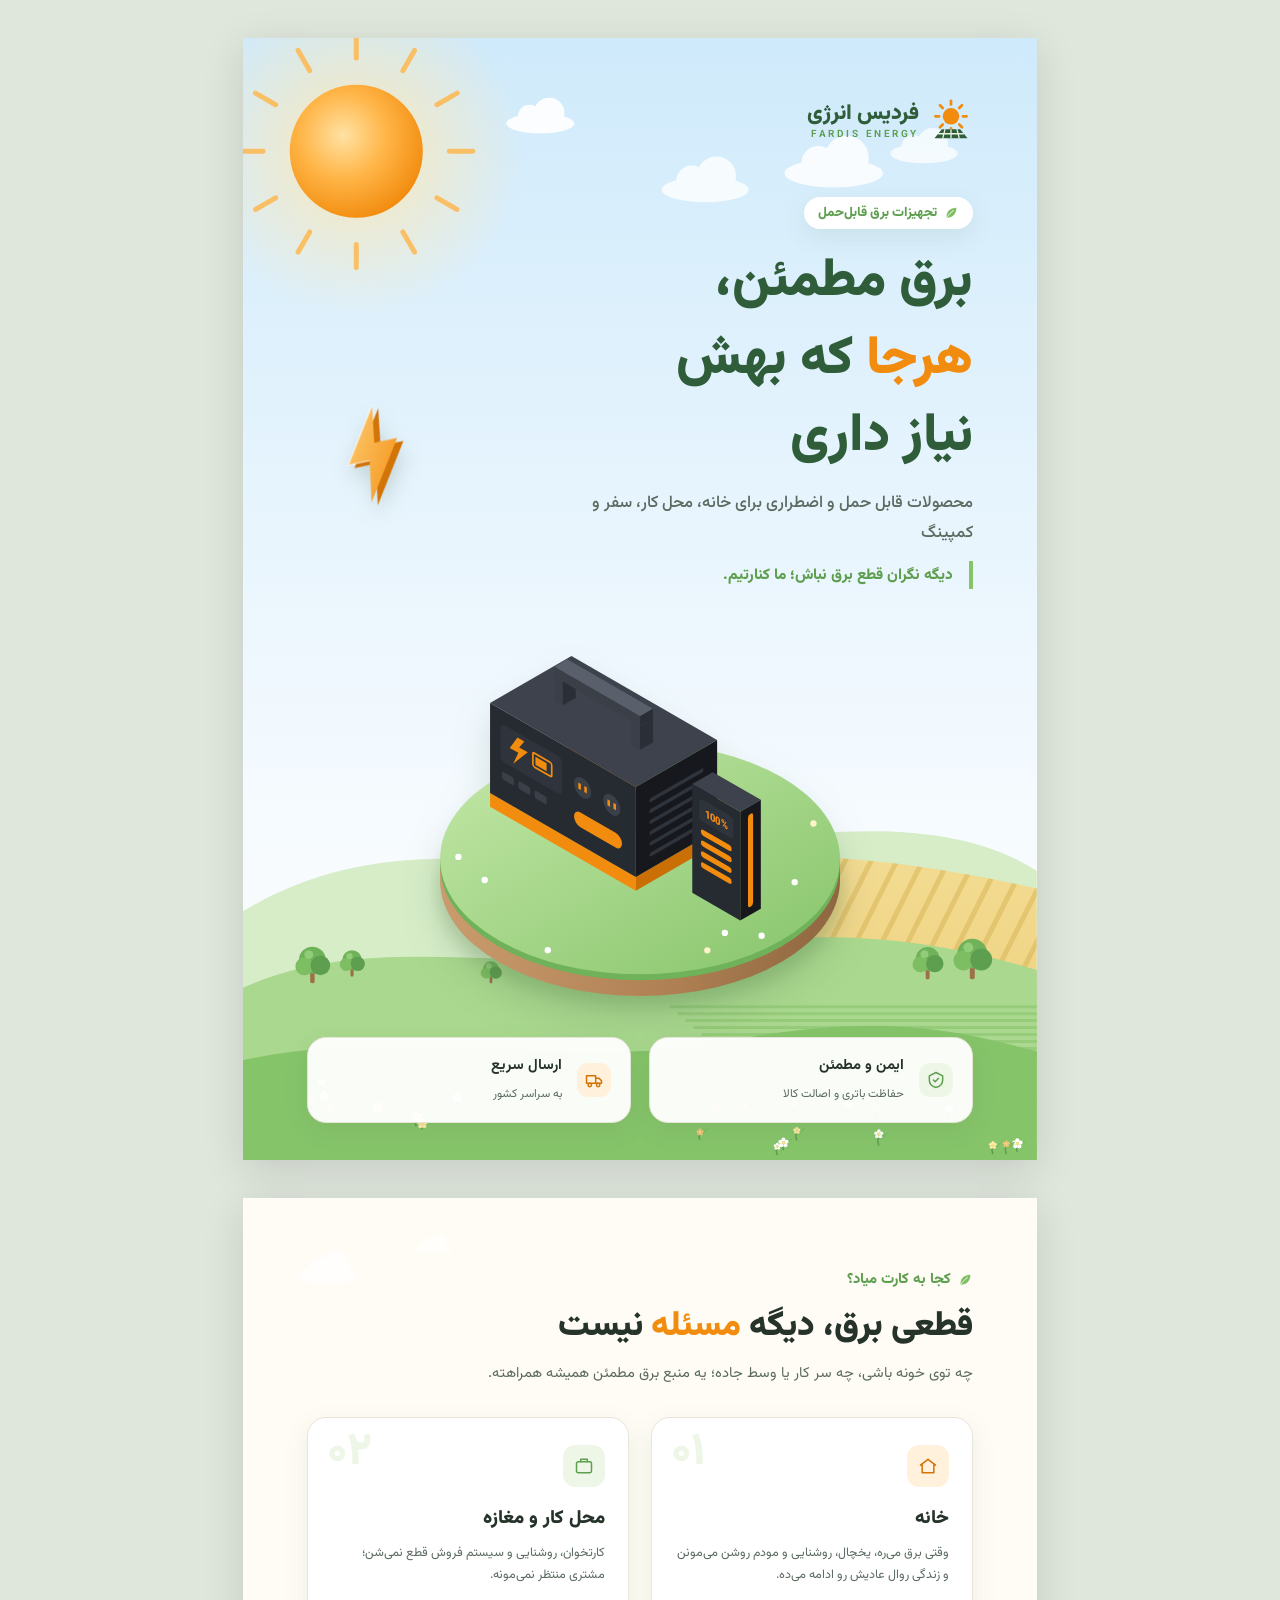
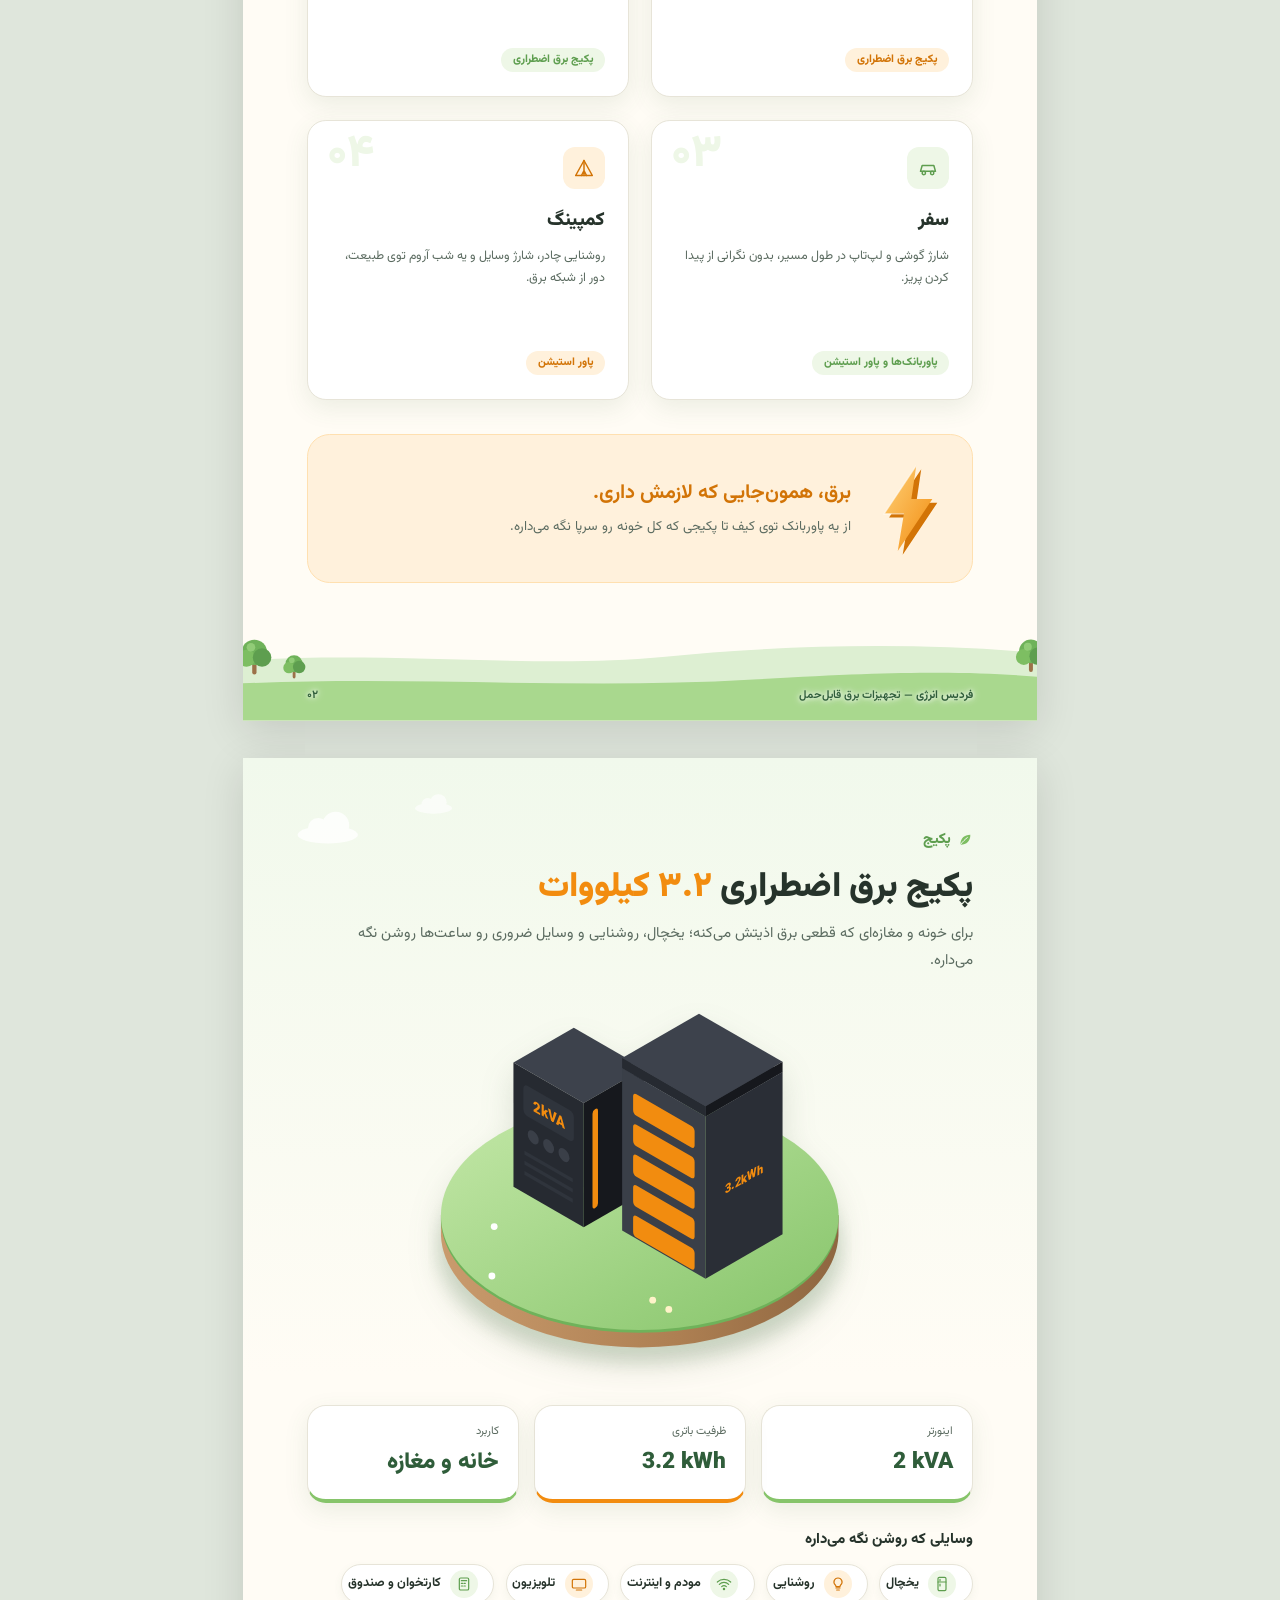
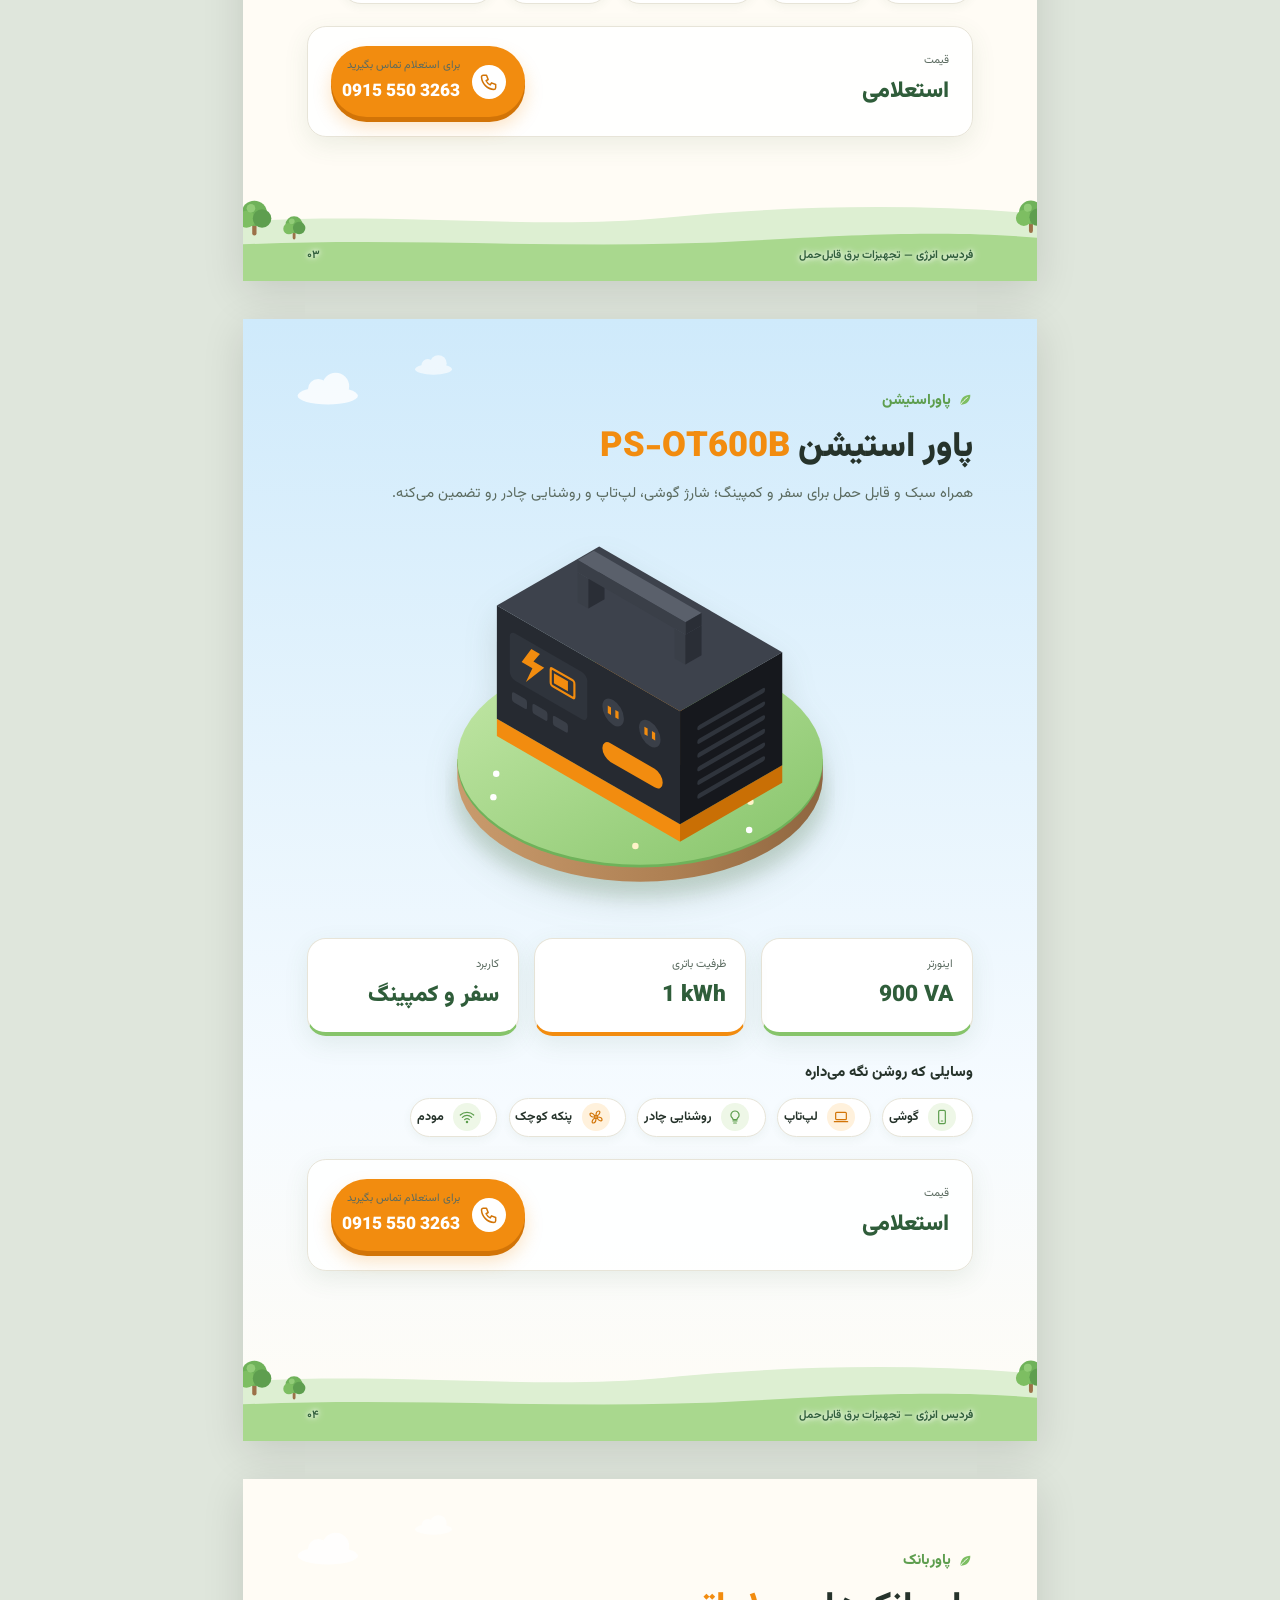
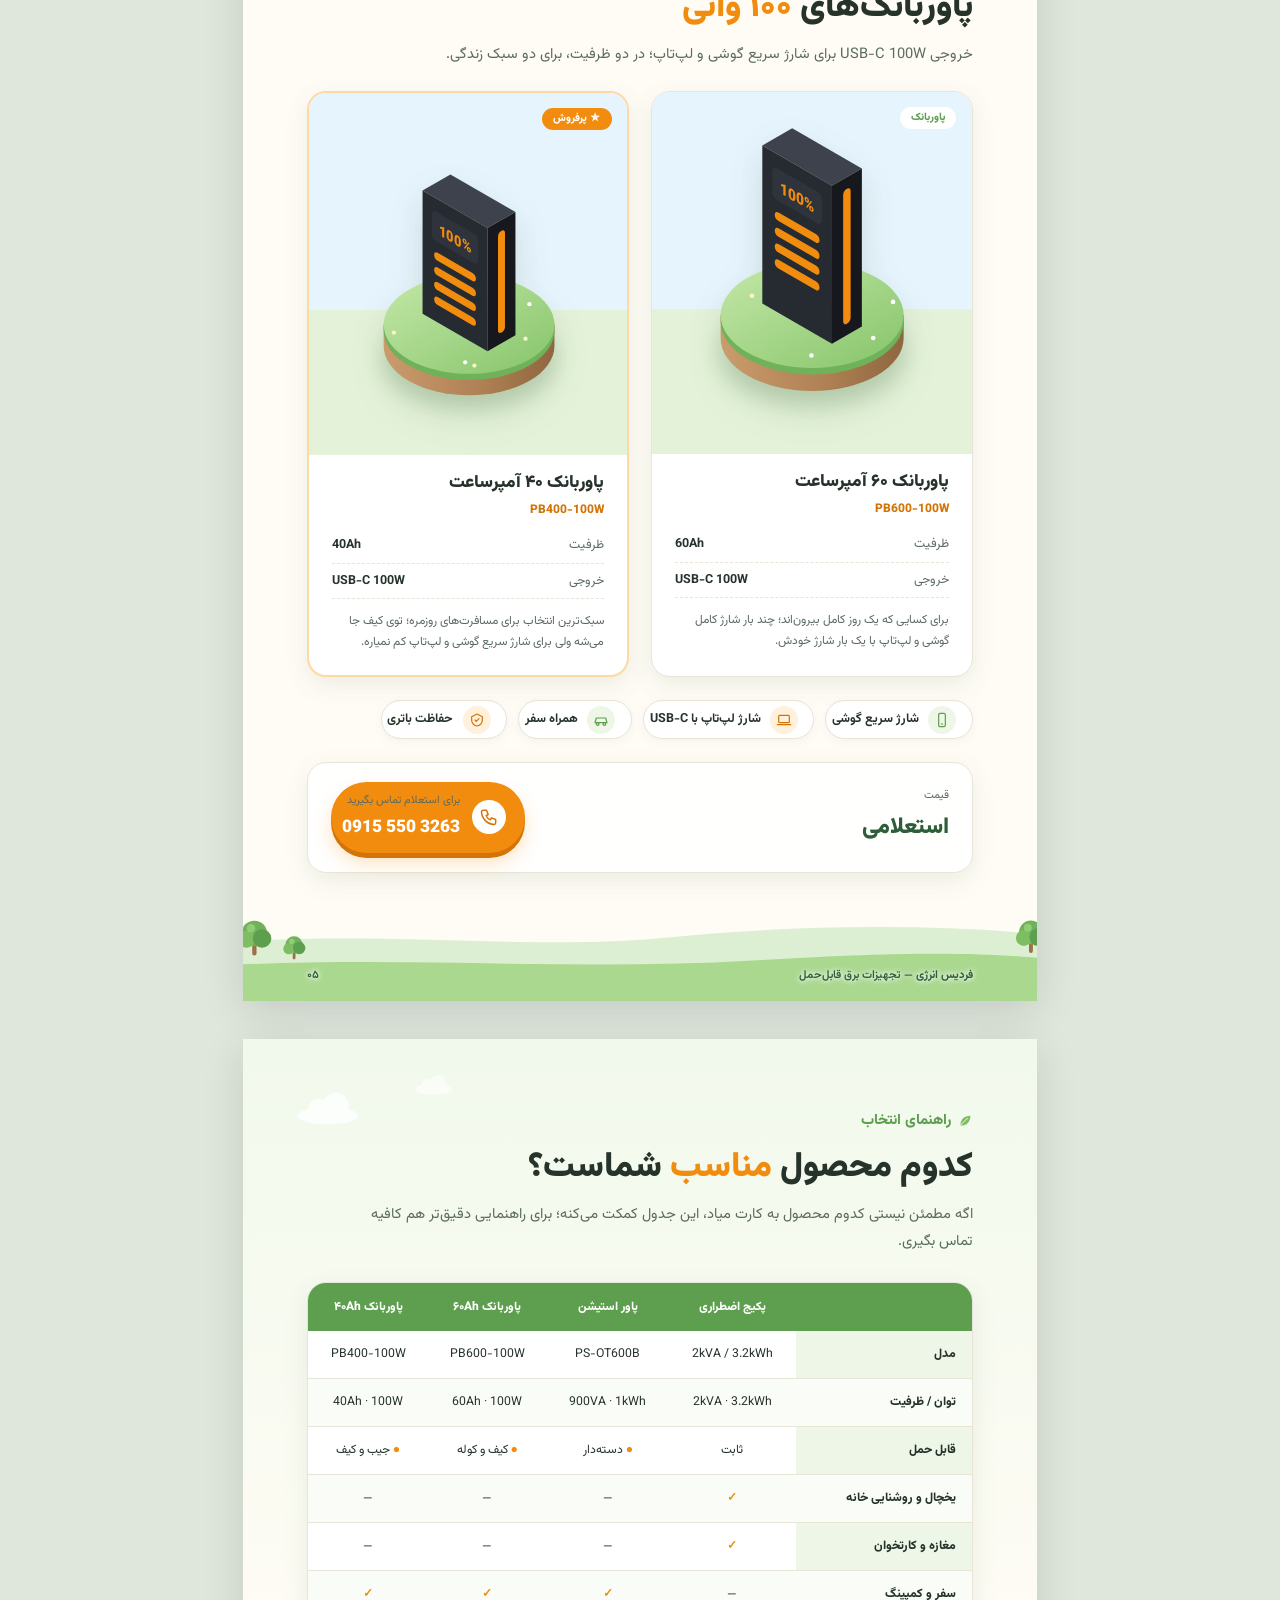
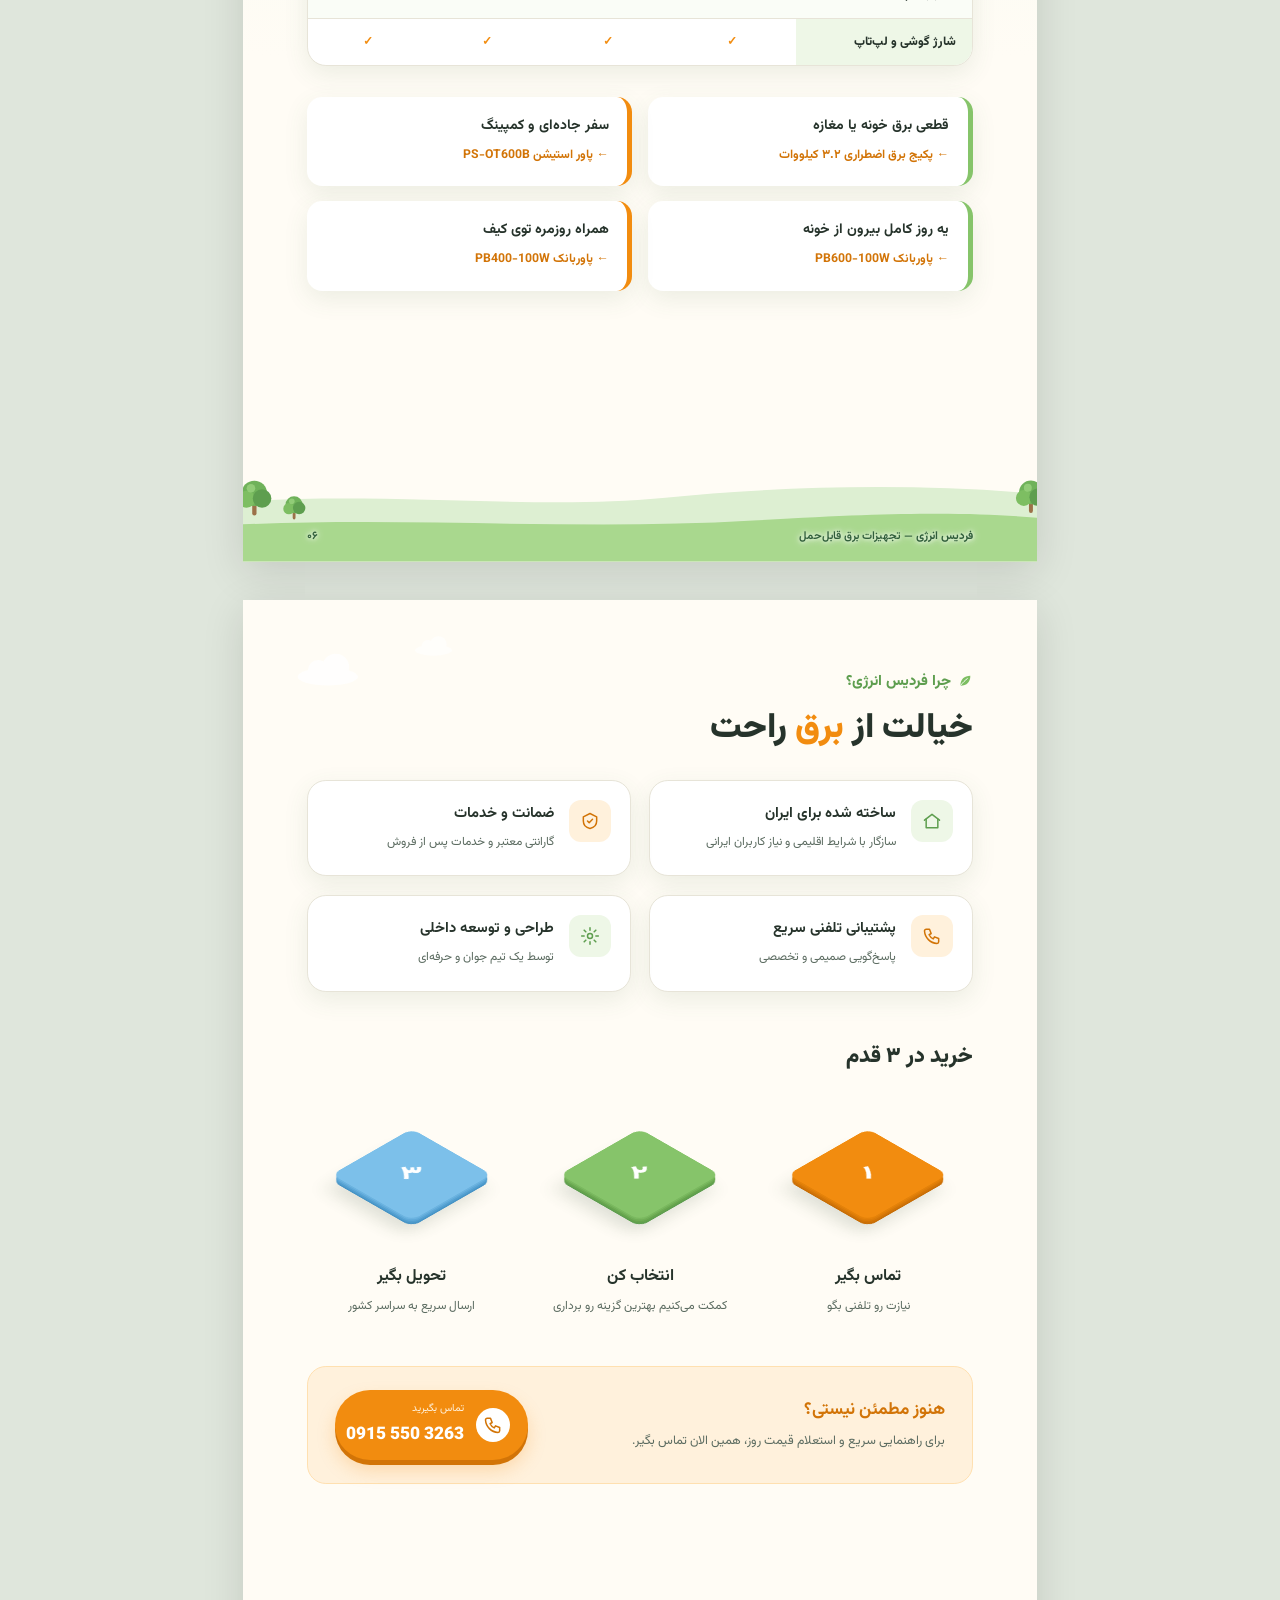
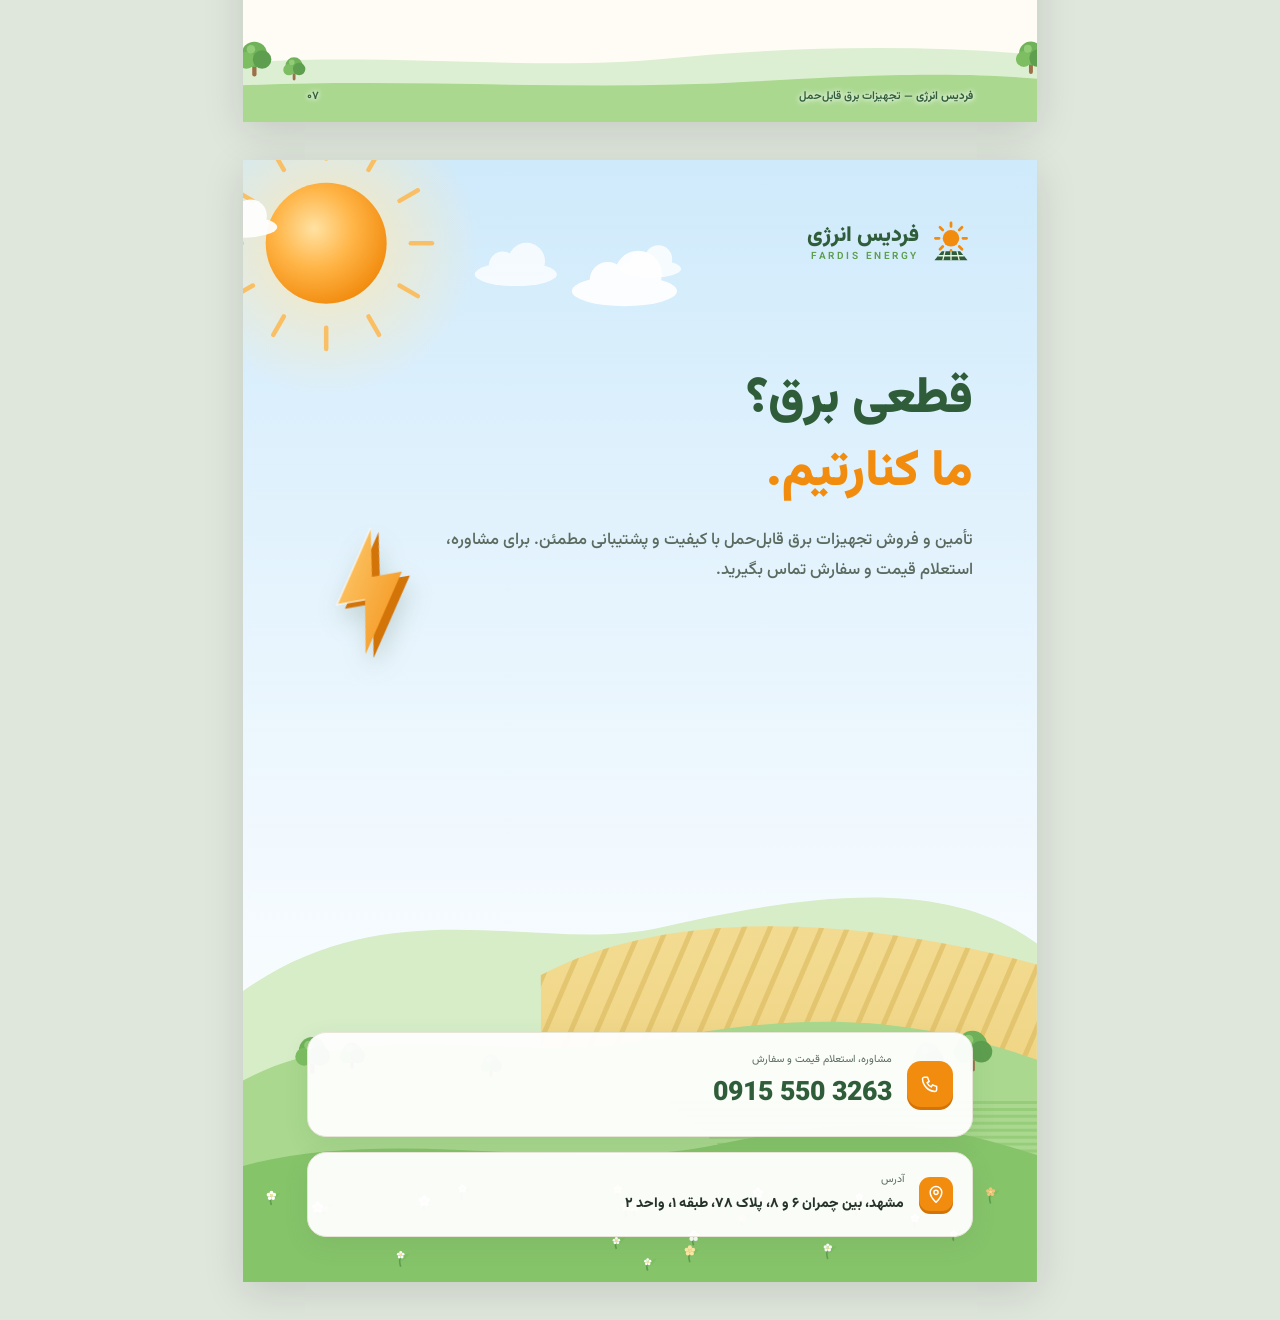
<file: brochure/fardis-portable-power-brochure.html>
<!doctype html>
<html lang="fa" dir="rtl">
<head>
<meta charset="utf-8">
<meta name="viewport" content="width=device-width, initial-scale=1">
<title>فردیس انرژی - برق قابل حمل</title>
<link rel="preconnect" href="https://fonts.googleapis.com">
<link rel="preconnect" href="https://fonts.gstatic.com" crossorigin>
<link href="https://fonts.googleapis.com/css2?family=Vazirmatn:wght@300;400;500;700;800;900&display=swap" rel="stylesheet">
<style>
  /* Fardis Energy — airy nature theme: sky, cream, soft greens; orange is the brand accent. No black blocks. */
  :root{
    --primary:#F28C0F;--primary-soft:#FFF1DC;--primary-deep:#D27407;
    --leaf:#5E9E4F;--leaf-2:#86C46A;--leaf-soft:#EEF7E7;--leaf-deep:#2F5D3A;
    --sky-1:#CFEAFB;--sky-2:#E6F4FD;--sky-3:#F6FBFF;
    --ink:#26332B;--ink-2:#5B6B60;--line:#E7E4D8;--paper:#FFFCF5;--white:#fff;
    --shadow:0 8px 24px rgba(70,110,70,.10);
  }
  *{box-sizing:border-box;margin:0;padding:0}
  @page{size:A4;margin:0}
  html,body{background:#dfe6dc}
  body{font-family:"Vazirmatn",Tahoma,sans-serif;color:var(--ink);line-height:1.85;-webkit-print-color-adjust:exact;print-color-adjust:exact}
  .page{width:210mm;height:297mm;margin:10mm auto;background:var(--paper);position:relative;overflow:hidden;box-shadow:0 10px 40px rgba(0,0,0,.12);break-after:page;page-break-after:always}
  .page.sky{background:linear-gradient(180deg,var(--sky-1) 0%,var(--sky-2) 40%,var(--sky-3) 70%,var(--paper) 100%)}
  .page.mint{background:linear-gradient(180deg,#F1F9EC 0%,var(--paper) 55%)}
  @media print{html,body{background:none}.page{margin:0;box-shadow:none}}
  .pad{padding:18mm 17mm;position:relative;z-index:2}
  .ltr{direction:ltr;unicode-bidi:isolate}
  .land{position:absolute;left:0;right:0;bottom:0;width:100%;z-index:0}
  .skydeco{position:absolute;left:0;right:0;top:0;width:100%;height:90mm;z-index:0}
  .meadow{position:absolute;left:0;right:0;bottom:0;width:100%;height:30mm;z-index:1}
  .corner{position:absolute;top:4mm;left:6mm;width:70mm;height:28mm;z-index:0;opacity:.9}
  .sun{position:absolute;z-index:0}

  .eyebrow{display:inline-flex;align-items:center;gap:6px;font-size:11pt;font-weight:800;color:var(--leaf)}
  .eyebrow svg{width:16px;height:16px}
  .sec-title{font-size:26pt;font-weight:900;margin:4px 0 8px;line-height:1.4}
  .sec-title span{color:var(--primary)}
  .hl{background:linear-gradient(transparent 62%,#FFE0B0 62%,#FFE0B0 92%,transparent 92%);padding:0 1mm}
  .lead{font-size:11pt;color:var(--ink-2);max-width:165mm}
  .folio{position:absolute;bottom:4mm;left:17mm;right:17mm;display:flex;justify-content:space-between;font-size:8.5pt;color:#2F5D3A;font-weight:600;z-index:2;text-shadow:0 0 4px #fff,0 0 8px #fff}
  .folio b{color:var(--leaf-deep)}

  .ico{width:34px;height:34px;border-radius:11px;background:var(--leaf-soft);display:grid;place-items:center;flex:none}
  .ico svg{width:20px;height:20px;stroke:var(--leaf);fill:none;stroke-width:1.8;stroke-linecap:round;stroke-linejoin:round}
  .ico.o{background:var(--primary-soft)}.ico.o svg{stroke:var(--primary-deep)}
  .ico.solid{background:var(--primary);box-shadow:0 3px 0 var(--primary-deep)}.ico.solid svg{stroke:#fff}
  .logo-mark{width:44px;height:44px}
  .brand{display:flex;align-items:center;gap:10px}
  .brand-name{font-weight:900;font-size:16pt;line-height:1.3;color:var(--leaf-deep)}
  .brand-name small{display:block;font-size:7.5pt;font-weight:600;letter-spacing:2.5px;color:var(--leaf);direction:ltr;text-align:right}

  .card{background:var(--white);border:1px solid var(--line);border-radius:5mm;box-shadow:var(--shadow)}
  .r3d{width:100%;height:100%;filter:drop-shadow(0 16px 16px rgba(60,90,60,.16))}
  .tag-pill{display:inline-block;font-size:8.3pt;font-weight:800;color:var(--primary-deep);background:var(--primary-soft);padding:.5mm 3mm;border-radius:20px}
  .tag-pill.g{color:var(--leaf);background:var(--leaf-soft)}
  .tags{display:flex;flex-wrap:wrap;gap:1.5mm;margin-top:2.5mm}
  .tags i{font-style:normal;font-size:7.8pt;border:1px solid var(--line);border-radius:20px;padding:.3mm 2.5mm;color:var(--ink-2);background:#fff}

  .chips{display:flex;flex-wrap:wrap;gap:3mm}
  .chip{display:flex;align-items:center;gap:2.5mm;background:var(--white);border:1px solid var(--line);border-radius:30px;padding:1.2mm 4mm 1.2mm 1.5mm;font-size:9.4pt;font-weight:700;box-shadow:0 3px 10px rgba(70,110,70,.06)}
  .chip .ico{width:28px;height:28px;border-radius:50%}
  .chip .ico svg{width:16px;height:16px}

  .call{display:inline-flex;align-items:center;gap:3mm;background:var(--primary);color:#fff;padding:2.5mm 5mm 2.5mm 3mm;border-radius:40px;box-shadow:0 5px 0 var(--primary-deep),0 10px 18px rgba(242,140,15,.25)}
  .call .ico{background:#fff;border-radius:50%}
  .call .ico svg{stroke:var(--primary-deep)}
  .call small{display:block;font-size:7.8pt;color:#FFF1DC}
  .call b{font-size:13pt;font-weight:900}
  .qr{width:100%;height:100%;display:block}


  .cover .sun{top:-14mm;left:-14mm;width:88mm;height:88mm}
  .cover .brand{position:absolute;top:16mm;right:17mm;z-index:2}
  .sub-brand{display:inline-flex;align-items:center;gap:6px;font-size:10pt;font-weight:800;background:#fff;color:var(--leaf);padding:4px 14px;border-radius:30px;box-shadow:var(--shadow);margin-bottom:4mm}
  .sub-brand svg{width:16px;height:16px}
  .cover-body{position:absolute;right:17mm;left:17mm;top:42mm;z-index:2}
  .cover h1{font-size:40pt;font-weight:900;line-height:1.45;color:var(--leaf-deep)}
  .cover h1 em{font-style:normal;color:var(--primary)}
  .cover .desc{font-size:12.5pt;font-weight:500;margin-top:3mm;max-width:115mm;color:var(--ink-2)}
  .cover .calm{display:inline-block;margin-top:3mm;font-size:11.5pt;font-weight:800;color:var(--leaf);border-right:4px solid var(--leaf-2);padding-right:4mm}
  .cover .land{height:120mm}
  .hero-wrap{position:absolute;left:8mm;right:8mm;bottom:36mm;height:100mm;display:grid;place-items:center;z-index:1}
  .hero3d{height:100%;width:auto;filter:drop-shadow(0 20px 18px rgba(60,90,60,.18))}
  .fl{position:absolute;z-index:1}
  .fl.b1{width:20mm;height:28mm;left:24mm;top:96mm;transform:rotate(-12deg);filter:drop-shadow(0 10px 10px rgba(60,90,60,.2))}
  .badges{position:absolute;bottom:10mm;right:17mm;left:17mm;display:grid;grid-template-columns:1fr 1fr;gap:5mm;z-index:2}
  .badge{display:flex;gap:4mm;align-items:center;padding:3.5mm 5mm;background:rgba(255,255,255,.95)}
  .badge b{display:block;font-size:11pt}
  .badge span{font-size:8.8pt;color:var(--ink-2)}

  .scen{display:grid;grid-template-columns:1fr 1fr;gap:6mm;margin-top:8mm}
  .sc{position:relative;padding:7mm 6mm 6mm;overflow:hidden}
  .sc-n{position:absolute;left:5mm;top:2mm;font-size:34pt;font-weight:900;color:var(--leaf-soft);line-height:1.2}
  .sc .ico{width:42px;height:42px;border-radius:12px}
  .sc h3{font-size:14pt;font-weight:900;margin-top:4mm}
  .sc p{font-size:9.4pt;color:var(--ink-2);line-height:1.8;margin:1.5mm 0 3mm;min-height:24mm}
  .quote3d{margin-top:9mm;display:flex;align-items:center;gap:6mm;background:var(--primary-soft);border-radius:6mm;padding:7mm 8mm;border:1.5px solid #FFE0B0}
  .quote3d .qb{width:18mm;height:25mm;flex:none}
  .quote3d b{display:block;font-size:15pt;color:var(--primary-deep)}
  .quote3d span{font-size:10pt;color:var(--ink-2)}

  .stage{position:relative;height:108mm;margin-top:4mm;display:grid;place-items:center}
  .stage svg{height:102mm;width:auto;position:relative;z-index:1}
  .specs{display:grid;grid-template-columns:repeat(3,1fr);gap:4mm;margin-top:2mm}
  .spec3d{padding:4mm 5mm;border-bottom:4px solid var(--leaf-2)}
  .spec3d:nth-child(2){border-bottom-color:var(--primary)}
  .spec3d small{display:block;font-size:8.5pt;color:var(--ink-2)}
  .spec3d b{font-size:17pt;font-weight:900;color:var(--leaf-deep);display:block;text-align:right}
  .mini{font-size:11pt;font-weight:800;margin:6mm 0 3mm}
  .ask{margin-top:6mm;display:flex;align-items:center;justify-content:space-between;gap:6mm;background:rgba(255,255,255,.9);border:1px solid var(--line);border-radius:5mm;padding:5mm 6mm;box-shadow:var(--shadow)}
  .ask small{display:block;font-size:8.3pt;color:var(--ink-2)}
  .ask > div > b{font-size:17pt;font-weight:900;color:var(--leaf-deep)}

  .pb-grid{display:grid;grid-template-columns:1fr 1fr;gap:6mm;margin-top:6mm}
  .pb{padding:0 6mm 6mm;position:relative;overflow:hidden}
  .pb.hot{border:2px solid #FFD9A3}
  .pb-stage{height:96mm;margin:0 -6mm 3mm;background:linear-gradient(180deg,#E6F4FD 0 60%,#E3F2D8 60%);display:grid;place-items:center;padding:5mm 0}
  .pb-stage svg{height:84mm;width:auto}
  .pb.hot .pb-stage svg{height:72mm;margin-top:12mm}
  .pb .tag{position:absolute;top:4mm;right:4mm;font-size:8pt;font-weight:800;background:#fff;color:var(--leaf);padding:.4mm 3mm;border-radius:20px}
  .pb.hot .tag{background:var(--primary);color:#fff}
  .pb h3{font-size:13pt;font-weight:900}
  .pb .model{font-size:9pt;font-weight:800;color:var(--primary-deep);text-align:right;margin-bottom:2mm}
  .kv{display:flex;justify-content:space-between;font-size:9.4pt;padding:1.5mm 0;border-bottom:1px dashed var(--line)}
  .kv span{color:var(--ink-2)}
  .pb p{font-size:9pt;color:var(--ink-2);line-height:1.75;margin-top:3mm}
  .pb-common{margin-top:6mm}

  .cmp{width:100%;border-collapse:separate;border-spacing:0;margin-top:7mm;font-size:9.2pt;background:#fff;border:1px solid var(--line);border-radius:5mm;overflow:hidden;box-shadow:var(--shadow)}
  .cmp th{background:var(--leaf);color:#fff;font-size:9pt;font-weight:800;padding:3.5mm 2mm;text-align:center}
  .cmp td{padding:3.2mm 2mm;border-bottom:1px solid var(--line);text-align:center}
  .cmp tr:last-child td{border-bottom:none}
  .cmp tr:nth-child(even) td{background:#FAFDF7}
  .cmp td:first-child{text-align:right;font-weight:800;padding-right:4mm;background:var(--leaf-soft)}
  .cmp .y{font-style:normal;color:var(--primary);font-weight:900}
  .needs{display:grid;grid-template-columns:1fr 1fr;gap:4mm;margin-top:8mm}
  .nd{border-radius:4mm;padding:4.5mm 5mm;background:#fff;border-right:5px solid var(--leaf-2);box-shadow:var(--shadow)}
  .nd:nth-child(even){border-right-color:var(--primary)}
  .nd b{display:block;font-size:10.5pt}
  .nd span{font-size:9.2pt;color:var(--primary-deep);font-weight:700}

  .feat{display:grid;grid-template-columns:1fr 1fr;gap:5mm;margin-top:7mm}
  .f{display:flex;gap:4mm;padding:5mm}
  .f .ico{width:42px;height:42px;border-radius:12px}
  .f b{font-size:11pt;display:block}
  .f span{font-size:9pt;color:var(--ink-2)}
  .sub-h{font-size:16pt;font-weight:900;margin:12mm 0 2mm}
  .iso-steps{display:grid;grid-template-columns:repeat(3,1fr);gap:5mm;text-align:center}
  .blk{width:30mm;height:30mm;margin:9mm auto 8mm;position:relative;transform:rotateX(55deg) rotateZ(45deg);background:var(--primary);border-radius:3mm;
       box-shadow:1px 1px 0 #E58209,2px 2px 0 #E58209,3px 3px 0 #DC7C08,4px 4px 0 #DC7C08,5px 5px 0 #D27407,6px 6px 0 #D27407,7px 7px 0 #C86E06,8px 8px 0 #C86E06,14px 22px 22px rgba(60,90,60,.16)}
  .blk.b2{background:var(--leaf-2);box-shadow:1px 1px 0 #7AB95F,2px 2px 0 #7AB95F,3px 3px 0 #70AE56,4px 4px 0 #70AE56,5px 5px 0 #66A44D,6px 6px 0 #66A44D,7px 7px 0 #5E9E4F,8px 8px 0 #5E9E4F,14px 22px 22px rgba(60,90,60,.16)}
  .blk.b3{background:#7CC0EA;box-shadow:1px 1px 0 #6BB3E0,2px 2px 0 #6BB3E0,3px 3px 0 #5EA8D8,4px 4px 0 #5EA8D8,5px 5px 0 #519ECF,6px 6px 0 #519ECF,7px 7px 0 #4794C6,8px 8px 0 #4794C6,14px 22px 22px rgba(60,90,60,.16)}
  .blk span{position:absolute;inset:0;display:grid;place-items:center;font-size:24pt;font-weight:900;color:#fff;transform:rotateZ(-45deg)}
  .is b{display:block;font-size:12pt}
  .is small{font-size:9pt;color:var(--ink-2)}
  .cta{margin-top:12mm;background:var(--primary-soft);border:1.5px solid #FFE0B0;border-radius:5mm;padding:6mm 7mm;display:flex;align-items:center;justify-content:space-between;gap:6mm}
  .cta b{font-size:13pt;color:var(--primary-deep);display:block}
  .cta span{font-size:9.4pt;color:var(--ink-2)}
  .cta .call b{color:#fff;display:inline;font-size:13pt}

  .back .sun{top:-18mm;left:-18mm;width:80mm;height:80mm}
  .back .land{height:140mm}
  .back-in{position:absolute;inset:16mm 17mm 12mm;display:flex;flex-direction:column;z-index:2}
  .back h2{font-size:38pt;font-weight:900;line-height:1.45;margin-top:26mm;color:var(--leaf-deep)}
  .back h2 em{font-style:normal;color:var(--primary)}
  .back .sub{font-size:12.5pt;margin-top:4mm;max-width:140mm;font-weight:500;color:var(--ink-2)}
  .back .fl.b2{position:absolute;left:20mm;top:96mm;width:26mm;height:36mm;transform:rotate(-10deg);filter:drop-shadow(0 12px 12px rgba(60,90,60,.2))}
  .contacts{margin-top:auto;display:grid;grid-template-columns:1fr 1fr;gap:4mm}
  .c{padding:4.5mm 5mm;display:flex;gap:4mm;align-items:center;background:rgba(255,255,255,.95)}
  .c.wide{grid-column:span 2}
  .c small{display:block;font-size:8pt;color:var(--ink-2)}
  .c b{font-size:10.5pt;font-weight:800}
  .c.big b{font-size:20pt;font-weight:900;color:var(--leaf-deep)}
  .c.big .ico{width:46px;height:46px;border-radius:14px}

</style>
</head>
<body>
<svg width="0" height="0" style="position:absolute"><defs>
  <linearGradient id="islTop" x1="0" y1="0" x2="1" y2="1"><stop offset="0" stop-color="#C4E8A8"/><stop offset="1" stop-color="#86C46A"/></linearGradient>
  <linearGradient id="islSide" x1="0" y1="0" x2="1" y2="0"><stop offset="0" stop-color="#C99B6D"/><stop offset=".6" stop-color="#AD7F52"/><stop offset="1" stop-color="#8E6640"/></linearGradient>
  <filter id="blur" x="-20%" y="-50%" width="140%" height="200%"><feGaussianBlur stdDeviation="6"/></filter>
  <symbol id="logo" viewBox="0 0 48 48">
    <circle cx="24" cy="20" r="9" fill="#F28C0F"/>
    <g stroke="#F28C0F" stroke-width="3" stroke-linecap="round"><path d="M24 3v4M24 33v4M7 20h4M37 20h4M12 8l3 3M33 29l3 3M36 8l-3 3M15 29l-3 3"/></g>
    <path d="M6 44 L14 34 H34 L42 44 Z" fill="#2F5D3A"/>
    <path d="M17.5 34 L15 44 M24 34 V44 M30.5 34 L33 44 M10 39 H38" stroke="#E9F5E1" stroke-width="1.4"/>
  </symbol>
  <symbol id="leaf" viewBox="0 0 24 24"><path d="M5 19C5 9 11 4 20 4c0 9-5 15-15 15z" fill="#7DBE62"/><path d="M5 19C9 14 12 11 16 8" stroke="#fff" stroke-width="1.4" fill="none"/></symbol>
</defs></svg>
<svg width="0" height="0" style="position:absolute"><defs>
  <linearGradient id="boltG" x1="0" y1="0" x2="1" y2="1"><stop offset="0" stop-color="#FFD27A"/><stop offset="1" stop-color="#F28C0F"/></linearGradient>
  <symbol id="bolt3d" viewBox="0 0 110 150">
    <path d="M70 6 L18 84 h32 l-10 60 L96 60 H62 Z" fill="#D27407" transform="translate(8 6)"/>
    <path d="M70 6 L18 84 h32 l-10 60 L96 60 H62 Z" fill="url(#boltG)"/>
    <path d="M70 6 L18 84 h32" fill="none" stroke="#fff" stroke-opacity=".6" stroke-width="2"/>
  </symbol></defs></svg>
<!-- 1 COVER -->
<section class="page sky cover">
  <svg class="sun" viewBox="0 0 200 200" aria-hidden="true"><defs><radialGradient id="sunGlow"><stop offset="0" stop-color="#FFE7B0" stop-opacity=".9"/><stop offset="1" stop-color="#FFE7B0" stop-opacity="0"/></radialGradient><radialGradient id="sunBall" cx="40%" cy="38%" r="65%"><stop offset="0" stop-color="#FFE2A3"/><stop offset=".5" stop-color="#FFB547"/><stop offset="1" stop-color="#F28C0F"/></radialGradient></defs><circle cx="100" cy="100" r="100" fill="url(#sunGlow)"/><circle cx="100" cy="100" r="40" fill="url(#sunBall)"/><g stroke="#FFB547" stroke-width="3" stroke-linecap="round" opacity=".8"><path d="M100 44 V30" transform="rotate(0 100 100)"/><path d="M100 44 V30" transform="rotate(30 100 100)"/><path d="M100 44 V30" transform="rotate(60 100 100)"/><path d="M100 44 V30" transform="rotate(90 100 100)"/><path d="M100 44 V30" transform="rotate(120 100 100)"/><path d="M100 44 V30" transform="rotate(150 100 100)"/><path d="M100 44 V30" transform="rotate(180 100 100)"/><path d="M100 44 V30" transform="rotate(210 100 100)"/><path d="M100 44 V30" transform="rotate(240 100 100)"/><path d="M100 44 V30" transform="rotate(270 100 100)"/><path d="M100 44 V30" transform="rotate(300 100 100)"/><path d="M100 44 V30" transform="rotate(330 100 100)"/></g></svg><svg class="skydeco" viewBox="0 0 800 260" preserveAspectRatio="xMidYMin slice" aria-hidden="true"><g fill="#fff" opacity="0.9284583586931782"><ellipse cx="323.9" cy="65.4" rx="26.0" ry="7.5"/><circle cx="315.7" cy="59.9" r="8.9"/><circle cx="330.7" cy="57.2" r="11.6"/></g><g fill="#fff" opacity="0.7958860159888181"><ellipse cx="449.9" cy="115.9" rx="33.3" ry="9.6"/><circle cx="439.4" cy="108.9" r="11.4"/><circle cx="458.6" cy="105.4" r="14.9"/></g><g fill="#fff" opacity="0.8653952430893553"><ellipse cx="548.2" cy="103.4" rx="37.6" ry="10.9"/><circle cx="536.4" cy="95.5" r="12.9"/><circle cx="558.1" cy="91.5" r="16.8"/></g><g fill="#fff" opacity="0.7374587643518502"><ellipse cx="617.2" cy="88.3" rx="25.7" ry="7.5"/><circle cx="609.0" cy="82.9" r="8.8"/><circle cx="623.9" cy="80.2" r="11.5"/></g></svg>
  <div class="brand"><svg class="logo-mark"><use href="#logo"/></svg><div class="brand-name">فردیس انرژی<small>FARDIS ENERGY</small></div></div>
  <div class="cover-body">
    <span class="sub-brand"><svg><use href="#leaf"/></svg>تجهیزات برق قابل‌حمل</span>
    <h1>برق مطمئن،<br><em>هرجا</em> که بهش<br>نیاز داری</h1>
    <p class="desc">محصولات قابل حمل و اضطراری برای خانه، محل کار، سفر و کمپینگ</p>
    <span class="calm">دیگه نگران قطع برق نباش؛ ما کنارتیم.</span>
  </div>
  <svg class="land" viewBox="0 0 800 457" preserveAspectRatio="xMidYMax slice" aria-hidden="true"><defs><linearGradient id="fieldG" x1="0" y1="0" x2="0" y2="1"><stop offset="0" stop-color="#F6E3A1"/><stop offset="1" stop-color="#EBCB72"/></linearGradient><clipPath id="fieldClip42"><path d="M300 192 C420 137 600 137 800 183 V457 H300Z"/></clipPath></defs><path d="M0 206 C150 114 300 174 420 151 S700 101 800 165 V457 H0Z" fill="#D6EDC8"/><g clip-path="url(#fieldClip42)"><rect x="300" y="0" width="500" height="457" fill="url(#fieldG)"/><path d="M40 457 L200 137" stroke="#D9B65A" stroke-width="5" opacity=".55"/><path d="M66 457 L226 137" stroke="#D9B65A" stroke-width="5" opacity=".55"/><path d="M92 457 L252 137" stroke="#D9B65A" stroke-width="5" opacity=".55"/><path d="M118 457 L278 137" stroke="#D9B65A" stroke-width="5" opacity=".55"/><path d="M144 457 L304 137" stroke="#D9B65A" stroke-width="5" opacity=".55"/><path d="M170 457 L330 137" stroke="#D9B65A" stroke-width="5" opacity=".55"/><path d="M196 457 L356 137" stroke="#D9B65A" stroke-width="5" opacity=".55"/><path d="M222 457 L382 137" stroke="#D9B65A" stroke-width="5" opacity=".55"/><path d="M248 457 L408 137" stroke="#D9B65A" stroke-width="5" opacity=".55"/><path d="M274 457 L434 137" stroke="#D9B65A" stroke-width="5" opacity=".55"/><path d="M300 457 L460 137" stroke="#D9B65A" stroke-width="5" opacity=".55"/><path d="M326 457 L486 137" stroke="#D9B65A" stroke-width="5" opacity=".55"/><path d="M352 457 L512 137" stroke="#D9B65A" stroke-width="5" opacity=".55"/><path d="M378 457 L538 137" stroke="#D9B65A" stroke-width="5" opacity=".55"/><path d="M404 457 L564 137" stroke="#D9B65A" stroke-width="5" opacity=".55"/><path d="M430 457 L590 137" stroke="#D9B65A" stroke-width="5" opacity=".55"/><path d="M456 457 L616 137" stroke="#D9B65A" stroke-width="5" opacity=".55"/><path d="M482 457 L642 137" stroke="#D9B65A" stroke-width="5" opacity=".55"/><path d="M508 457 L668 137" stroke="#D9B65A" stroke-width="5" opacity=".55"/><path d="M534 457 L694 137" stroke="#D9B65A" stroke-width="5" opacity=".55"/><path d="M560 457 L720 137" stroke="#D9B65A" stroke-width="5" opacity=".55"/><path d="M586 457 L746 137" stroke="#D9B65A" stroke-width="5" opacity=".55"/><path d="M612 457 L772 137" stroke="#D9B65A" stroke-width="5" opacity=".55"/><path d="M638 457 L798 137" stroke="#D9B65A" stroke-width="5" opacity=".55"/><path d="M664 457 L824 137" stroke="#D9B65A" stroke-width="5" opacity=".55"/><path d="M690 457 L850 137" stroke="#D9B65A" stroke-width="5" opacity=".55"/><path d="M716 457 L876 137" stroke="#D9B65A" stroke-width="5" opacity=".55"/><path d="M742 457 L902 137" stroke="#D9B65A" stroke-width="5" opacity=".55"/><path d="M768 457 L928 137" stroke="#D9B65A" stroke-width="5" opacity=".55"/><path d="M794 457 L954 137" stroke="#D9B65A" stroke-width="5" opacity=".55"/><path d="M820 457 L980 137" stroke="#D9B65A" stroke-width="5" opacity=".55"/><path d="M846 457 L1006 137" stroke="#D9B65A" stroke-width="5" opacity=".55"/><path d="M872 457 L1032 137" stroke="#D9B65A" stroke-width="5" opacity=".55"/><path d="M898 457 L1058 137" stroke="#D9B65A" stroke-width="5" opacity=".55"/><path d="M924 457 L1084 137" stroke="#D9B65A" stroke-width="5" opacity=".55"/><path d="M950 457 L1110 137" stroke="#D9B65A" stroke-width="5" opacity=".55"/><path d="M976 457 L1136 137" stroke="#D9B65A" stroke-width="5" opacity=".55"/><path d="M1002 457 L1162 137" stroke="#D9B65A" stroke-width="5" opacity=".55"/><path d="M1028 457 L1188 137" stroke="#D9B65A" stroke-width="5" opacity=".55"/><path d="M1054 457 L1214 137" stroke="#D9B65A" stroke-width="5" opacity=".55"/></g><path d="M0 283 C120 228 260 265 380 251 S620 210 800 265 V457 H0Z" fill="#A9D88E"/><rect x="67.8" y="264.0" width="4.5" height="14.4" rx="2" fill="#9C7149"/><circle cx="70.0" cy="255.0" r="13.5" fill="#6FB25A"/><circle cx="61.9" cy="261.3" r="9.0" fill="#7DBE62"/><circle cx="78.1" cy="260.4" r="9.9" fill="#5E9E4F"/><circle cx="66.4" cy="249.6" r="4.5" fill="#9AD27E" opacity=".8"/><rect x="108.4" y="261.4" width="3.2" height="10.4" rx="2" fill="#9C7149"/><circle cx="110.0" cy="254.9" r="9.8" fill="#6FB25A"/><circle cx="104.2" cy="259.4" r="6.5" fill="#7DBE62"/><circle cx="115.8" cy="258.8" r="7.2" fill="#5E9E4F"/><circle cx="107.4" cy="251.0" r="3.2" fill="#9AD27E" opacity=".8"/><rect x="688.0" y="261.8" width="4.0" height="12.8" rx="2" fill="#9C7149"/><circle cx="690.0" cy="253.8" r="12.0" fill="#6FB25A"/><circle cx="682.8" cy="259.4" r="8.0" fill="#7DBE62"/><circle cx="697.2" cy="258.6" r="8.8" fill="#5E9E4F"/><circle cx="686.8" cy="249.0" r="4.0" fill="#9AD27E" opacity=".8"/><rect x="732.5" y="258.4" width="5.0" height="16.0" rx="2" fill="#9C7149"/><circle cx="735.0" cy="248.4" r="15.0" fill="#6FB25A"/><circle cx="726.0" cy="255.4" r="10.0" fill="#7DBE62"/><circle cx="744.0" cy="254.4" r="11.0" fill="#5E9E4F"/><circle cx="731.0" cy="242.4" r="5.0" fill="#9AD27E" opacity=".8"/><rect x="248.6" y="269.9" width="2.8" height="8.8" rx="2" fill="#9C7149"/><circle cx="250.0" cy="264.4" r="8.2" fill="#6FB25A"/><circle cx="245.1" cy="268.2" r="5.5" fill="#7DBE62"/><circle cx="254.9" cy="267.7" r="6.1" fill="#5E9E4F"/><circle cx="247.8" cy="261.1" r="2.8" fill="#9AD27E" opacity=".8"/><path d="M430 302 H800" stroke="#8CC56E" stroke-width="3" opacity=".6"/><path d="M438 309 H800" stroke="#8CC56E" stroke-width="3" opacity=".6"/><path d="M446 316 H800" stroke="#8CC56E" stroke-width="3" opacity=".6"/><path d="M454 323 H800" stroke="#8CC56E" stroke-width="3" opacity=".6"/><path d="M462 330 H800" stroke="#8CC56E" stroke-width="3" opacity=".6"/><path d="M470 337 H800" stroke="#8CC56E" stroke-width="3" opacity=".6"/><path d="M478 344 H800" stroke="#8CC56E" stroke-width="3" opacity=".6"/><path d="M486 351 H800" stroke="#8CC56E" stroke-width="3" opacity=".6"/><path d="M494 358 H800" stroke="#8CC56E" stroke-width="3" opacity=".6"/><path d="M0 356 C160 320 330 366 480 338 S700 320 800 347 V457 H0Z" fill="#86C46A"/><path d="M538.5 442.8 q-2.0 4.3 0 8.5" stroke="#5E9E4F" stroke-width="1.6" fill="none"/><path d="M538.5 447.5 q6 -3 9 -8 q-7 0 -9 8z" fill="#7DBE62"/><circle cx="538.5" cy="440.5" r="1.4" fill="#FFFFFF"/><circle cx="540.7" cy="442.1" r="1.4" fill="#FFFFFF"/><circle cx="539.9" cy="444.7" r="1.4" fill="#FFFFFF"/><circle cx="537.2" cy="444.7" r="1.4" fill="#FFFFFF"/><circle cx="536.3" cy="442.1" r="1.4" fill="#FFFFFF"/><circle cx="538.5" cy="442.8" r="1.2" fill="#FFE08A"/><path d="M81.5 392.5 q-2.0 4.7 0 9.4" stroke="#5E9E4F" stroke-width="1.6" fill="none"/><path d="M81.5 397.6 q6 -3 9 -8 q-7 0 -9 8z" fill="#7DBE62"/><circle cx="81.5" cy="389.4" r="1.9" fill="#FFFFFF"/><circle cx="84.3" cy="391.5" r="1.9" fill="#FFFFFF"/><circle cx="83.3" cy="394.9" r="1.9" fill="#FFFFFF"/><circle cx="79.7" cy="394.9" r="1.9" fill="#FFFFFF"/><circle cx="78.6" cy="391.5" r="1.9" fill="#FFFFFF"/><circle cx="81.5" cy="392.5" r="1.5" fill="#FFE08A"/><path d="M180.8 419.7 q-2.0 3.0 0 6.0" stroke="#5E9E4F" stroke-width="1.6" fill="none"/><path d="M180.8 423.0 q6 -3 9 -8 q-7 0 -9 8z" fill="#7DBE62"/><circle cx="180.8" cy="416.3" r="2.1" fill="#FFE9A8"/><circle cx="184.0" cy="418.6" r="2.1" fill="#FFE9A8"/><circle cx="182.8" cy="422.4" r="2.1" fill="#FFE9A8"/><circle cx="178.9" cy="422.4" r="2.1" fill="#FFE9A8"/><circle cx="177.7" cy="418.6" r="2.1" fill="#FFE9A8"/><circle cx="180.8" cy="419.7" r="1.7" fill="#FFE08A"/><path d="M555.3 400.7 q-2.0 5.9 0 11.7" stroke="#5E9E4F" stroke-width="1.6" fill="none"/><path d="M555.3 407.1 q6 -3 9 -8 q-7 0 -9 8z" fill="#7DBE62"/><circle cx="555.3" cy="398.3" r="1.5" fill="#F6C27A"/><circle cx="557.6" cy="399.9" r="1.5" fill="#F6C27A"/><circle cx="556.8" cy="402.6" r="1.5" fill="#F6C27A"/><circle cx="553.9" cy="402.6" r="1.5" fill="#F6C27A"/><circle cx="553.0" cy="399.9" r="1.5" fill="#F6C27A"/><circle cx="555.3" cy="400.7" r="1.2" fill="#FFE08A"/><path d="M88.1 403.7 q-2.0 4.0 0 8.1" stroke="#5E9E4F" stroke-width="1.6" fill="none"/><path d="M88.1 408.1 q6 -3 9 -8 q-7 0 -9 8z" fill="#7DBE62"/><circle cx="88.1" cy="401.0" r="1.7" fill="#F6C27A"/><circle cx="90.7" cy="402.9" r="1.7" fill="#F6C27A"/><circle cx="89.7" cy="405.9" r="1.7" fill="#F6C27A"/><circle cx="86.5" cy="405.9" r="1.7" fill="#F6C27A"/><circle cx="85.6" cy="402.9" r="1.7" fill="#F6C27A"/><circle cx="88.1" cy="403.7" r="1.4" fill="#FFE08A"/><path d="M640.8 430.4 q-2.0 5.9 0 11.8" stroke="#5E9E4F" stroke-width="1.6" fill="none"/><path d="M640.8 436.9 q6 -3 9 -8 q-7 0 -9 8z" fill="#7DBE62"/><circle cx="640.8" cy="427.4" r="1.8" fill="#FFFFFF"/><circle cx="643.6" cy="429.5" r="1.8" fill="#FFFFFF"/><circle cx="642.5" cy="432.8" r="1.8" fill="#FFFFFF"/><circle cx="639.0" cy="432.8" r="1.8" fill="#FFFFFF"/><circle cx="638.0" cy="429.5" r="1.8" fill="#FFFFFF"/><circle cx="640.8" cy="430.4" r="1.5" fill="#FFE08A"/><path d="M69.8 397.1 q-2.0 5.7 0 11.3" stroke="#5E9E4F" stroke-width="1.6" fill="none"/><path d="M69.8 403.3 q6 -3 9 -8 q-7 0 -9 8z" fill="#7DBE62"/><circle cx="69.8" cy="394.0" r="1.9" fill="#F6C27A"/><circle cx="72.7" cy="396.1" r="1.9" fill="#F6C27A"/><circle cx="71.6" cy="399.6" r="1.9" fill="#F6C27A"/><circle cx="68.0" cy="399.6" r="1.9" fill="#F6C27A"/><circle cx="66.9" cy="396.1" r="1.9" fill="#F6C27A"/><circle cx="69.8" cy="397.1" r="1.5" fill="#FFE08A"/><path d="M460.6 428.5 q-2.0 3.7 0 7.4" stroke="#5E9E4F" stroke-width="1.6" fill="none"/><path d="M460.6 432.5 q6 -3 9 -8 q-7 0 -9 8z" fill="#7DBE62"/><circle cx="460.6" cy="426.2" r="1.4" fill="#F6C27A"/><circle cx="462.8" cy="427.8" r="1.4" fill="#F6C27A"/><circle cx="462.0" cy="430.3" r="1.4" fill="#F6C27A"/><circle cx="459.3" cy="430.3" r="1.4" fill="#F6C27A"/><circle cx="458.5" cy="427.8" r="1.4" fill="#F6C27A"/><circle cx="460.6" cy="428.5" r="1.1" fill="#FFE08A"/><path d="M780.4 440.0 q-2.0 4.1 0 8.3" stroke="#5E9E4F" stroke-width="1.6" fill="none"/><path d="M780.4 444.5 q6 -3 9 -8 q-7 0 -9 8z" fill="#7DBE62"/><circle cx="780.4" cy="436.6" r="2.1" fill="#FFFFFF"/><circle cx="783.7" cy="438.9" r="2.1" fill="#FFFFFF"/><circle cx="782.4" cy="442.7" r="2.1" fill="#FFFFFF"/><circle cx="778.4" cy="442.7" r="2.1" fill="#FFFFFF"/><circle cx="777.2" cy="438.9" r="2.1" fill="#FFFFFF"/><circle cx="780.4" cy="440.0" r="1.7" fill="#FFE08A"/><path d="M506.4 402.6 q-2.0 3.6 0 7.3" stroke="#5E9E4F" stroke-width="1.6" fill="none"/><path d="M506.4 406.6 q6 -3 9 -8 q-7 0 -9 8z" fill="#7DBE62"/><circle cx="506.4" cy="399.8" r="1.7" fill="#F6C27A"/><circle cx="509.0" cy="401.7" r="1.7" fill="#F6C27A"/><circle cx="508.0" cy="404.8" r="1.7" fill="#F6C27A"/><circle cx="504.8" cy="404.8" r="1.7" fill="#F6C27A"/><circle cx="503.8" cy="401.7" r="1.7" fill="#F6C27A"/><circle cx="506.4" cy="402.6" r="1.4" fill="#FFE08A"/><path d="M558.2 426.9 q-2.0 4.9 0 9.8" stroke="#5E9E4F" stroke-width="1.6" fill="none"/><path d="M558.2 432.3 q6 -3 9 -8 q-7 0 -9 8z" fill="#7DBE62"/><circle cx="558.2" cy="424.6" r="1.4" fill="#FFE9A8"/><circle cx="560.4" cy="426.2" r="1.4" fill="#FFE9A8"/><circle cx="559.6" cy="428.7" r="1.4" fill="#FFE9A8"/><circle cx="556.9" cy="428.7" r="1.4" fill="#FFE9A8"/><circle cx="556.0" cy="426.2" r="1.4" fill="#FFE9A8"/><circle cx="558.2" cy="426.9" r="1.1" fill="#FFE08A"/><path d="M136.1 403.7 q-2.0 4.9 0 9.8" stroke="#5E9E4F" stroke-width="1.6" fill="none"/><path d="M136.1 409.1 q6 -3 9 -8 q-7 0 -9 8z" fill="#7DBE62"/><circle cx="136.1" cy="400.1" r="2.2" fill="#FFE9A8"/><circle cx="139.5" cy="402.6" r="2.2" fill="#FFE9A8"/><circle cx="138.2" cy="406.6" r="2.2" fill="#FFE9A8"/><circle cx="134.0" cy="406.6" r="2.2" fill="#FFE9A8"/><circle cx="132.7" cy="402.6" r="2.2" fill="#FFE9A8"/><circle cx="136.1" cy="403.7" r="1.8" fill="#FFE08A"/><path d="M544.7 439.0 q-2.0 3.7 0 7.4" stroke="#5E9E4F" stroke-width="1.6" fill="none"/><path d="M544.7 443.1 q6 -3 9 -8 q-7 0 -9 8z" fill="#7DBE62"/><circle cx="544.7" cy="435.7" r="2.0" fill="#FFFFFF"/><circle cx="547.9" cy="438.0" r="2.0" fill="#FFFFFF"/><circle cx="546.7" cy="441.7" r="2.0" fill="#FFFFFF"/><circle cx="542.8" cy="441.7" r="2.0" fill="#FFFFFF"/><circle cx="541.6" cy="438.0" r="2.0" fill="#FFFFFF"/><circle cx="544.7" cy="439.0" r="1.6" fill="#FFE08A"/><path d="M639.2 405.3 q-2.0 5.7 0 11.5" stroke="#5E9E4F" stroke-width="1.6" fill="none"/><path d="M639.2 411.6 q6 -3 9 -8 q-7 0 -9 8z" fill="#7DBE62"/><circle cx="639.2" cy="403.0" r="1.4" fill="#F6C27A"/><circle cx="641.3" cy="404.6" r="1.4" fill="#F6C27A"/><circle cx="640.5" cy="407.2" r="1.4" fill="#F6C27A"/><circle cx="637.8" cy="407.2" r="1.4" fill="#F6C27A"/><circle cx="637.0" cy="404.6" r="1.4" fill="#F6C27A"/><circle cx="639.2" cy="405.3" r="1.1" fill="#FFE08A"/><path d="M174.7 412.8 q-2.0 4.9 0 9.9" stroke="#5E9E4F" stroke-width="1.6" fill="none"/><path d="M174.7 418.2 q6 -3 9 -8 q-7 0 -9 8z" fill="#7DBE62"/><circle cx="174.7" cy="409.4" r="2.1" fill="#FFE9A8"/><circle cx="178.0" cy="411.7" r="2.1" fill="#FFE9A8"/><circle cx="176.7" cy="415.6" r="2.1" fill="#FFE9A8"/><circle cx="172.7" cy="415.6" r="2.1" fill="#FFE9A8"/><circle cx="171.4" cy="411.7" r="2.1" fill="#FFE9A8"/><circle cx="174.7" cy="412.8" r="1.7" fill="#FFE08A"/><path d="M215.7 393.5 q-2.0 3.8 0 7.6" stroke="#5E9E4F" stroke-width="1.6" fill="none"/><path d="M215.7 397.7 q6 -3 9 -8 q-7 0 -9 8z" fill="#7DBE62"/><circle cx="215.7" cy="390.6" r="1.9" fill="#FFFFFF"/><circle cx="218.5" cy="392.6" r="1.9" fill="#FFFFFF"/><circle cx="217.4" cy="396.0" r="1.9" fill="#FFFFFF"/><circle cx="213.9" cy="396.0" r="1.9" fill="#FFFFFF"/><circle cx="212.8" cy="392.6" r="1.9" fill="#FFFFFF"/><circle cx="215.7" cy="393.5" r="1.5" fill="#FFE08A"/><path d="M711.9 405.2 q-2.0 6.0 0 12.0" stroke="#5E9E4F" stroke-width="1.6" fill="none"/><path d="M711.9 411.8 q6 -3 9 -8 q-7 0 -9 8z" fill="#7DBE62"/><circle cx="711.9" cy="402.7" r="1.6" fill="#FFFFFF"/><circle cx="714.3" cy="404.4" r="1.6" fill="#FFFFFF"/><circle cx="713.4" cy="407.2" r="1.6" fill="#FFFFFF"/><circle cx="710.4" cy="407.2" r="1.6" fill="#FFFFFF"/><circle cx="709.5" cy="404.4" r="1.6" fill="#FFFFFF"/><circle cx="711.9" cy="405.2" r="1.3" fill="#FFE08A"/><path d="M79.3 378.3 q-2.0 4.9 0 9.8" stroke="#5E9E4F" stroke-width="1.6" fill="none"/><path d="M79.3 383.7 q6 -3 9 -8 q-7 0 -9 8z" fill="#7DBE62"/><circle cx="79.3" cy="376.0" r="1.5" fill="#FFFFFF"/><circle cx="81.5" cy="377.6" r="1.5" fill="#FFFFFF"/><circle cx="80.7" cy="380.2" r="1.5" fill="#FFFFFF"/><circle cx="77.9" cy="380.2" r="1.5" fill="#FFFFFF"/><circle cx="77.0" cy="377.6" r="1.5" fill="#FFFFFF"/><circle cx="79.3" cy="378.3" r="1.2" fill="#FFE08A"/><path d="M475.6 404.1 q-2.0 4.4 0 8.8" stroke="#5E9E4F" stroke-width="1.6" fill="none"/><path d="M475.6 408.9 q6 -3 9 -8 q-7 0 -9 8z" fill="#7DBE62"/><circle cx="475.6" cy="401.0" r="1.9" fill="#F6C27A"/><circle cx="478.5" cy="403.1" r="1.9" fill="#F6C27A"/><circle cx="477.4" cy="406.5" r="1.9" fill="#F6C27A"/><circle cx="473.8" cy="406.5" r="1.9" fill="#F6C27A"/><circle cx="472.7" cy="403.1" r="1.9" fill="#F6C27A"/><circle cx="475.6" cy="404.1" r="1.5" fill="#FFE08A"/><path d="M769.3 440.4 q-2.0 5.2 0 10.3" stroke="#5E9E4F" stroke-width="1.6" fill="none"/><path d="M769.3 446.1 q6 -3 9 -8 q-7 0 -9 8z" fill="#7DBE62"/><circle cx="769.3" cy="438.2" r="1.4" fill="#F6C27A"/><circle cx="771.4" cy="439.7" r="1.4" fill="#F6C27A"/><circle cx="770.6" cy="442.2" r="1.4" fill="#F6C27A"/><circle cx="768.0" cy="442.2" r="1.4" fill="#F6C27A"/><circle cx="767.2" cy="439.7" r="1.4" fill="#F6C27A"/><circle cx="769.3" cy="440.4" r="1.1" fill="#FFE08A"/><path d="M610.6 400.7 q-2.0 3.5 0 6.9" stroke="#5E9E4F" stroke-width="1.6" fill="none"/><path d="M610.6 404.5 q6 -3 9 -8 q-7 0 -9 8z" fill="#7DBE62"/><circle cx="610.6" cy="398.1" r="1.6" fill="#FFFFFF"/><circle cx="613.1" cy="399.9" r="1.6" fill="#FFFFFF"/><circle cx="612.1" cy="402.8" r="1.6" fill="#FFFFFF"/><circle cx="609.0" cy="402.8" r="1.6" fill="#FFFFFF"/><circle cx="608.1" cy="399.9" r="1.6" fill="#FFFFFF"/><circle cx="610.6" cy="400.7" r="1.3" fill="#FFE08A"/><path d="M755.8 441.5 q-2.0 4.5 0 9.0" stroke="#5E9E4F" stroke-width="1.6" fill="none"/><path d="M755.8 446.5 q6 -3 9 -8 q-7 0 -9 8z" fill="#7DBE62"/><circle cx="755.8" cy="439.0" r="1.6" fill="#FFE9A8"/><circle cx="758.2" cy="440.7" r="1.6" fill="#FFE9A8"/><circle cx="757.3" cy="443.6" r="1.6" fill="#FFE9A8"/><circle cx="754.3" cy="443.6" r="1.6" fill="#FFE9A8"/><circle cx="753.4" cy="440.7" r="1.6" fill="#FFE9A8"/><circle cx="755.8" cy="441.5" r="1.3" fill="#FFE08A"/></svg>
  <svg class="fl b1"><use href="#bolt3d"/></svg>
  <div class="hero-wrap"><svg class="hero3d" viewBox="-143 -115 424 382" aria-hidden="true"><ellipse cx="69.3" cy="132.0" rx="206.1" ry="116.7" fill="#4C7A43" opacity=".16" filter="url(#blur)"/><path d="M-132.8,100.0 v22 a202.1,116.7 0 0 0 404.2,0 v-22 z" fill="url(#islSide)"/><path d="M-132.8,100.0 v6.2 a202.1,116.7 0 0 0 404.2,0 v-6.2 z" fill="#6FB25A"/><ellipse cx="69.3" cy="100.0" rx="202.1" ry="116.7" fill="url(#islTop)"/><circle cx="-87.7" cy="121.5" r="3.2" fill="#FFFFFF"/><circle cx="137.3" cy="192.6" r="3.2" fill="#FFF3C9"/><circle cx="-114.3" cy="98.2" r="3.2" fill="#FFFFFF"/><circle cx="-24.0" cy="192.4" r="3.2" fill="#FFFFFF"/><circle cx="225.6" cy="123.7" r="3.2" fill="#FFFFFF"/><circle cx="244.6" cy="64.4" r="3.2" fill="#FFF3C9"/><circle cx="155.0" cy="175.0" r="3.2" fill="#FFFFFF"/><circle cx="192.2" cy="177.9" r="3.2" fill="#FFFFFF"/><polygon points="0.0,-14.0 147.2,71.0 65.0,118.5 -82.3,33.5" fill="#FFB24D" /><polygon points="-82.3,47.5 65.0,132.5 65.0,118.5 -82.3,33.5" fill="#F28C0F" /><polygon points="147.2,85.0 65.0,132.5 65.0,118.5 147.2,71.0" fill="#C96F05" /><polygon points="0.0,-105.0 147.2,-20.0 65.0,27.5 -82.3,-57.5" fill="#3d424c" /><polygon points="-82.3,33.5 65.0,118.5 65.0,27.5 -82.3,-57.5" fill="#262a31" /><polygon points="147.2,71.0 65.0,118.5 65.0,27.5 147.2,-20.0" fill="#16181D" /><polygon points="-4.3,-91.5 4.3,-86.5 -8.7,-79.0 -17.3,-84.0" fill="#5a606b" /><polygon points="-17.3,-60.0 -8.7,-55.0 -8.7,-79.0 -17.3,-84.0" fill="#3a3f48" /><polygon points="4.3,-62.5 -8.7,-55.0 -8.7,-79.0 4.3,-86.5" fill="#2a2e36" /><polygon points="73.6,-46.5 82.3,-41.5 69.3,-34.0 60.6,-39.0" fill="#5a606b" /><polygon points="60.6,-15.0 69.3,-10.0 69.3,-34.0 60.6,-39.0" fill="#3a3f48" /><polygon points="82.3,-17.5 69.3,-10.0 69.3,-34.0 82.3,-41.5" fill="#2a2e36" /><polygon points="-4.3,-101.5 82.3,-51.5 69.3,-44.0 -17.3,-94.0" fill="#5a606b" /><polygon points="-17.3,-84.0 69.3,-34.0 69.3,-44.0 -17.3,-94.0" fill="#3a3f48" /><polygon points="82.3,-41.5 69.3,-34.0 69.3,-44.0 82.3,-51.5" fill="#2a2e36" /><g transform="matrix(0.8660 0.5 0 1 -82.3 -57.5)"><rect x="12" y="14" width="72" height="38" rx="5" fill="#2f343c"/><path d="M32 19 l-9 15 h10 l-6 14 l17-20 h-10 l6-9z" fill="#F28C0F"/><rect x="50" y="25" width="22" height="14" rx="2" fill="none" stroke="#F28C0F" stroke-width="2"/><rect x="53" y="28" width="13" height="8" fill="#F28C0F"/><g fill="#3a3f48"><circle cx="108" cy="32" r="10"/><circle cx="142" cy="32" r="10"/></g><g fill="#F28C0F"><rect x="103" y="29" width="3" height="6"/><rect x="110" y="29" width="3" height="6"/><rect x="137" y="29" width="3" height="6"/><rect x="144" y="29" width="3" height="6"/></g><g fill="#3a3f48"><rect x="14" y="62" width="14" height="8" rx="2"/><rect x="33" y="62" width="14" height="8" rx="2"/><rect x="52" y="62" width="14" height="8" rx="2"/></g><rect x="98" y="58" width="56" height="15" rx="7.5" fill="#F28C0F"/></g><g transform="matrix(0.8660 -0.5 0 1 65.0 27.5)"><g stroke="#2f343c" stroke-width="4" stroke-linecap="round"><path d="M18 22 H77"/><path d="M18 33 H77"/><path d="M18 44 H77"/><path d="M18 55 H77"/><path d="M18 66 H77"/><path d="M18 77 H77"/></g></g><polygon points="142.9,12.5 191.4,40.5 170.6,52.5 122.1,24.5" fill="#3d424c" /><polygon points="122.1,134.5 170.6,162.5 170.6,52.5 122.1,24.5" fill="#262a31" /><polygon points="191.4,150.5 170.6,162.5 170.6,52.5 191.4,40.5" fill="#16181D" /><g transform="matrix(0.8660 0.5 0 1 122.1 24.5)"><rect x="8" y="10" width="40" height="22" rx="4" fill="#2f343c"/><text x="28" y="26" font-size="11" font-weight="900" fill="#F28C0F" text-anchor="middle" font-family="Vazirmatn">100%</text><rect x="10" y="40" width="36" height="6" rx="3" fill="#F28C0F"/><rect x="10" y="51" width="36" height="6" rx="3" fill="#F28C0F"/><rect x="10" y="62" width="36" height="6" rx="3" fill="#F28C0F"/><rect x="10" y="73" width="36" height="6" rx="3" fill="#F28C0F" opacity=.4/><rect x="18" y="96" width="20" height="5" rx="2.5" fill="#3a3f48"/></g><g transform="matrix(0.8660 -0.5 0 1 170.6 52.5)"><rect x="9" y="8" width="6" height="94" rx="3" fill="#F28C0F"/></g></svg></div>
  <div class="badges">
    <div class="badge card"><span class="ico "><svg viewBox="0 0 24 24"><path d="M12 3l8 4v5c0 5-3.5 8-8 9-4.5-1-8-4-8-9V7z"/><path d="M9 12l2 2 4-4"/></svg></span><div><b>ایمن و مطمئن</b><span>حفاظت باتری و اصالت کالا</span></div></div>
    <div class="badge card"><span class="ico o"><svg viewBox="0 0 24 24"><path d="M3 7h11v9H3zM14 10h4l3 3v3h-7"/><circle cx="7" cy="18" r="2"/><circle cx="17" cy="18" r="2"/></svg></span><div><b>ارسال سریع</b><span>به سراسر کشور</span></div></div>
  </div>
</section>

<!-- 2 SCENARIOS -->
<section class="page"><div class="pad">
  <span class="eyebrow"><svg><use href="#leaf"/></svg>کجا به کارت میاد؟</span>
  <h2 class="sec-title">قطعی برق، دیگه <span>مسئله</span> نیست</h2>
  <p class="lead">چه توی خونه باشی، چه سر کار یا وسط جاده؛ یه منبع برق مطمئن همیشه همراهته.</p>
  <div class="scen">
    <div class="sc card"><div class="sc-n">۰۱</div><span class="ico o"><svg viewBox="0 0 24 24"><path d="M3 11l9-7 9 7"/><path d="M5 10v10h14V10"/></svg></span><h3>خانه</h3><p>وقتی برق می‌ره، یخچال، روشنایی و مودم روشن می‌مونن و زندگی روال عادیش رو ادامه می‌ده.</p><span class="tag-pill">پکیج برق اضطراری</span></div>
    <div class="sc card"><div class="sc-n">۰۲</div><span class="ico "><svg viewBox="0 0 24 24"><rect x="3" y="7" width="18" height="13" rx="2"/><path d="M8 7V4h8v3"/></svg></span><h3>محل کار و مغازه</h3><p>کارتخوان، روشنایی و سیستم فروش قطع نمی‌شن؛ مشتری منتظر نمی‌مونه.</p><span class="tag-pill g">پکیج برق اضطراری</span></div>
    <div class="sc card"><div class="sc-n">۰۳</div><span class="ico "><svg viewBox="0 0 24 24"><path d="M3 16h18l-2-7H5z"/><circle cx="7" cy="18" r="2"/><circle cx="17" cy="18" r="2"/></svg></span><h3>سفر</h3><p>شارژ گوشی و لپ‌تاپ در طول مسیر، بدون نگرانی از پیدا کردن پریز.</p><span class="tag-pill g">پاوربانک‌ها و پاور استیشن</span></div>
    <div class="sc card"><div class="sc-n">۰۴</div><span class="ico o"><svg viewBox="0 0 24 24"><path d="M12 3L2 21h20z"/><path d="M12 3v18M9 21l3-6 3 6"/></svg></span><h3>کمپینگ</h3><p>روشنایی چادر، شارژ وسایل و یه شب آروم توی طبیعت، دور از شبکه برق.</p><span class="tag-pill">پاور استیشن</span></div>
  </div>
  <div class="quote3d"><svg class="qb"><use href="#bolt3d"/></svg><div><b>برق، همون‌جایی که لازمش داری.</b><span>از یه پاوربانک توی کیف تا پکیجی که کل خونه رو سرپا نگه می‌داره.</span></div></div>
</div><svg class="corner" viewBox="0 0 300 120" aria-hidden="true"><g fill="#fff" opacity="0.9"><ellipse cx="70.0" cy="70.0" rx="34.2" ry="9.9"/><circle cx="59.2" cy="62.8" r="11.7"/><circle cx="79.0" cy="59.2" r="15.3"/></g><g fill="#fff" opacity="0.7"><ellipse cx="190.0" cy="40.0" rx="20.9" ry="6.1"/><circle cx="183.4" cy="35.6" r="7.2"/><circle cx="195.5" cy="33.4" r="9.4"/></g></svg><svg class="meadow" viewBox="0 0 800 100" preserveAspectRatio="xMidYMax slice" aria-hidden="true"><path d="M0 52 C140 34 300 56 420 44 S680 30 800 46 V100 H0Z" fill="#DDEFD2"/><rect x="58.1" y="47.5" width="3.8" height="12.0" rx="2" fill="#9C7149"/><circle cx="60.0" cy="40.0" r="11.2" fill="#6FB25A"/><circle cx="53.2" cy="45.2" r="7.5" fill="#7DBE62"/><circle cx="66.8" cy="44.5" r="8.2" fill="#5E9E4F"/><circle cx="57.0" cy="35.5" r="3.8" fill="#9AD27E" opacity=".8"/><rect x="93.8" y="55.0" width="2.5" height="8.0" rx="2" fill="#9C7149"/><circle cx="95.0" cy="50.0" r="7.5" fill="#6FB25A"/><circle cx="90.5" cy="53.5" r="5.0" fill="#7DBE62"/><circle cx="99.5" cy="53.0" r="5.5" fill="#5E9E4F"/><circle cx="93.0" cy="47.0" r="2.5" fill="#9AD27E" opacity=".8"/><rect x="743.2" y="46.2" width="3.5" height="11.2" rx="2" fill="#9C7149"/><circle cx="745.0" cy="39.2" r="10.5" fill="#6FB25A"/><circle cx="738.7" cy="44.1" r="7.0" fill="#7DBE62"/><circle cx="751.3" cy="43.4" r="7.7" fill="#5E9E4F"/><circle cx="742.2" cy="35.0" r="3.5" fill="#9AD27E" opacity=".8"/><path d="M0 70 C180 58 330 74 500 64 S720 58 800 66 V100 H0Z" fill="#A9D88E"/></svg><div class="folio"><span><b>فردیس انرژی</b> — تجهیزات برق قابل‌حمل</span><span>۰۲</span></div></section>

<!-- 3 PACKAGE -->
<section class="page mint"><div class="pad">
  <span class="eyebrow"><svg><use href="#leaf"/></svg>پکیج</span>
  <h2 class="sec-title">پکیج برق اضطراری <span>۳.۲ کیلووات</span></h2>
  <p class="lead">برای خونه و مغازه‌ای که قطعی برق اذیتش می‌کنه؛ یخچال، روشنایی و وسایل ضروری رو ساعت‌ها روشن نگه می‌داره.</p>
  <div class="stage"><svg class="r3d" viewBox="-141 -104 334 304" aria-hidden="true"><ellipse cx="26.0" cy="91.0" rx="159.9" ry="90.5" fill="#4C7A43" opacity=".16" filter="url(#blur)"/><path d="M-130.8,65.0 v16 a156.8,90.5 0 0 0 313.5,0 v-16 z" fill="url(#islSide)"/><path d="M-130.8,65.0 v4.5 a156.8,90.5 0 0 0 313.5,0 v-4.5 z" fill="#6FB25A"/><ellipse cx="26.0" cy="65.0" rx="156.8" ry="90.5" fill="url(#islTop)"/><circle cx="36.2" cy="131.9" r="2.7" fill="#FFF3C9"/><circle cx="-88.8" cy="73.9" r="2.7" fill="#FFFFFF"/><circle cx="-90.6" cy="112.9" r="2.7" fill="#FFFFFF"/><circle cx="48.9" cy="139.2" r="2.7" fill="#FFF3C9"/><circle cx="52.0" cy="-14.5" r="2.7" fill="#FFF3C9"/><polygon points="-26.0,-83.0 29.4,-51.0 -18.2,-23.5 -73.6,-55.5" fill="#3d424c" /><polygon points="-73.6,42.5 -18.2,74.5 -18.2,-23.5 -73.6,-55.5" fill="#262a31" /><polygon points="29.4,47.0 -18.2,74.5 -18.2,-23.5 29.4,-51.0" fill="#16181D" /><g transform="matrix(0.8660 0.5 0 1 -73.6 -55.5)"><rect x="9" y="12" width="46" height="24" rx="4" fill="#2f343c"/><text x="32" y="29" font-size="12" font-weight="900" fill="#F28C0F" text-anchor="middle" font-family="Vazirmatn">2kVA</text><g fill="#3a3f48"><circle cx="18" cy="50" r="5"/><circle cx="32" cy="50" r="5"/><circle cx="46" cy="50" r="5"/></g><g stroke="#2f343c" stroke-width="3"><path d="M10 66 H54 M10 74 H54 M10 82 H54"/></g></g><g transform="matrix(0.8660 -0.5 0 1 -18.2 -23.5)"><rect x="8" y="10" width="5" height="78" rx="2.5" fill="#F28C0F"/></g><polygon points="72.7,-86.0 138.6,-48.0 77.9,-13.0 12.1,-51.0" fill="#5a606b" /><polygon points="12.1,77.0 77.9,115.0 77.9,-13.0 12.1,-51.0" fill="#3a3f48" /><polygon points="138.6,80.0 77.9,115.0 77.9,-13.0 138.6,-48.0" fill="#2a2e36" /><polygon points="72.7,-94.0 138.6,-56.0 77.9,-21.0 12.1,-59.0" fill="#3d424c" /><polygon points="12.1,-51.0 77.9,-13.0 77.9,-21.0 12.1,-59.0" fill="#262a31" /><polygon points="138.6,-48.0 77.9,-13.0 77.9,-21.0 138.6,-56.0" fill="#16181D" /><g transform="matrix(0.8660 0.5 0 1 12.1 -51.0)"><rect x="10" y="14" width="56" height="17" rx="3" fill="#F28C0F"/><rect x="10" y="38" width="56" height="17" rx="3" fill="#F28C0F"/><rect x="10" y="62" width="56" height="17" rx="3" fill="#F28C0F"/><rect x="10" y="86" width="56" height="17" rx="3" fill="#F28C0F"/><rect x="10" y="110" width="56" height="17" rx="3" fill="#F28C0F" opacity=.45/></g><g transform="matrix(0.8660 -0.5 0 1 77.9 -13.0)"><text x="35" y="70" font-size="10" font-weight="900" fill="#F28C0F" text-anchor="middle" font-family="Vazirmatn">3.2kWh</text></g></svg></div>
  <div class="specs">
    <div class="spec3d card"><small>اینورتر</small><b class="ltr">2 kVA</b></div>
    <div class="spec3d card"><small>ظرفیت باتری</small><b class="ltr">3.2 kWh</b></div>
    <div class="spec3d card"><small>کاربرد</small><b>خانه و مغازه</b></div>
  </div>
  <h4 class="mini">وسایلی که روشن نگه می‌داره</h4>
  <div class="chips"><div class="chip"><span class="ico "><svg viewBox="0 0 24 24"><rect x="6" y="2" width="12" height="20" rx="2"/><path d="M6 9h12M9 5v2M9 12v3"/></svg></span><span>یخچال</span></div><div class="chip"><span class="ico o"><svg viewBox="0 0 24 24"><path d="M9 18h6M10 21h4M12 3a6 6 0 0 0-4 10.5c.7.7 1 1.5 1 2.5h6c0-1 .3-1.8 1-2.5A6 6 0 0 0 12 3z"/></svg></span><span>روشنایی</span></div><div class="chip"><span class="ico "><svg viewBox="0 0 24 24"><path d="M2 9a15 15 0 0 1 20 0M5 12.5a10 10 0 0 1 14 0M8.5 16a5 5 0 0 1 7 0"/><circle cx="12" cy="19.5" r="1"/></svg></span><span>مودم و اینترنت</span></div><div class="chip"><span class="ico o"><svg viewBox="0 0 24 24"><rect x="2" y="5" width="20" height="13" rx="2"/><path d="M8 21h8"/></svg></span><span>تلویزیون</span></div><div class="chip"><span class="ico "><svg viewBox="0 0 24 24"><rect x="5" y="3" width="14" height="18" rx="2"/><path d="M8 7h8M8 11h2M12 11h2M8 15h2M12 15h2"/></svg></span><span>کارتخوان و صندوق</span></div></div>
  <div class="ask"><div><small>قیمت</small><b>استعلامی</b></div><div class="call"><span class="ico "><svg viewBox="0 0 24 24"><path d="M5 4h4l2 5-2.5 1.5a11 11 0 0 0 5 5L15 13l5 2v4a2 2 0 0 1-2 2A16 16 0 0 1 3 6a2 2 0 0 1 2-2z"/></svg></span><div><small>برای استعلام تماس بگیرید</small><b class="ltr">0915 550 3263</b></div></div></div>
</div><svg class="corner" viewBox="0 0 300 120" aria-hidden="true"><g fill="#fff" opacity="0.9"><ellipse cx="70.0" cy="70.0" rx="34.2" ry="9.9"/><circle cx="59.2" cy="62.8" r="11.7"/><circle cx="79.0" cy="59.2" r="15.3"/></g><g fill="#fff" opacity="0.7"><ellipse cx="190.0" cy="40.0" rx="20.9" ry="6.1"/><circle cx="183.4" cy="35.6" r="7.2"/><circle cx="195.5" cy="33.4" r="9.4"/></g></svg><svg class="meadow" viewBox="0 0 800 100" preserveAspectRatio="xMidYMax slice" aria-hidden="true"><path d="M0 52 C140 34 300 56 420 44 S680 30 800 46 V100 H0Z" fill="#DDEFD2"/><rect x="58.1" y="47.5" width="3.8" height="12.0" rx="2" fill="#9C7149"/><circle cx="60.0" cy="40.0" r="11.2" fill="#6FB25A"/><circle cx="53.2" cy="45.2" r="7.5" fill="#7DBE62"/><circle cx="66.8" cy="44.5" r="8.2" fill="#5E9E4F"/><circle cx="57.0" cy="35.5" r="3.8" fill="#9AD27E" opacity=".8"/><rect x="93.8" y="55.0" width="2.5" height="8.0" rx="2" fill="#9C7149"/><circle cx="95.0" cy="50.0" r="7.5" fill="#6FB25A"/><circle cx="90.5" cy="53.5" r="5.0" fill="#7DBE62"/><circle cx="99.5" cy="53.0" r="5.5" fill="#5E9E4F"/><circle cx="93.0" cy="47.0" r="2.5" fill="#9AD27E" opacity=".8"/><rect x="743.2" y="46.2" width="3.5" height="11.2" rx="2" fill="#9C7149"/><circle cx="745.0" cy="39.2" r="10.5" fill="#6FB25A"/><circle cx="738.7" cy="44.1" r="7.0" fill="#7DBE62"/><circle cx="751.3" cy="43.4" r="7.7" fill="#5E9E4F"/><circle cx="742.2" cy="35.0" r="3.5" fill="#9AD27E" opacity=".8"/><path d="M0 70 C180 58 330 74 500 64 S720 58 800 66 V100 H0Z" fill="#A9D88E"/></svg><div class="folio"><span><b>فردیس انرژی</b> — تجهیزات برق قابل‌حمل</span><span>۰۳</span></div></section>

<!-- 4 STATION -->
<section class="page sky"><div class="pad">
  <span class="eyebrow"><svg><use href="#leaf"/></svg>پاوراستیشن</span>
  <h2 class="sec-title">پاور استیشن <span class="ltr">PS-OT600B</span></h2>
  <p class="lead">همراه سبک و قابل حمل برای سفر و کمپینگ؛ شارژ گوشی، لپ‌تاپ و روشنایی چادر رو تضمین می‌کنه.</p>
  <div class="stage"><svg class="r3d" viewBox="-124 -115 314 310" aria-hidden="true"><ellipse cx="32.9" cy="92.0" rx="149.9" ry="84.9" fill="#4C7A43" opacity=".16" filter="url(#blur)"/><path d="M-114.1,66.0 v16 a147.0,84.9 0 0 0 293.9,0 v-16 z" fill="url(#islSide)"/><path d="M-114.1,66.0 v4.5 a147.0,84.9 0 0 0 293.9,0 v-4.5 z" fill="#6FB25A"/><ellipse cx="32.9" cy="66.0" rx="147.0" ry="84.9" fill="url(#islTop)"/><circle cx="120.6" cy="123.0" r="2.6" fill="#FFFFFF"/><circle cx="29.1" cy="135.9" r="2.6" fill="#FFF3C9"/><circle cx="-82.8" cy="77.8" r="2.6" fill="#FFFFFF"/><circle cx="121.6" cy="100.3" r="2.6" fill="#FFF3C9"/><circle cx="-85.1" cy="96.6" r="2.6" fill="#FFFFFF"/><polygon points="0.0,-14.0 147.2,71.0 65.0,118.5 -82.3,33.5" fill="#FFB24D" /><polygon points="-82.3,47.5 65.0,132.5 65.0,118.5 -82.3,33.5" fill="#F28C0F" /><polygon points="147.2,85.0 65.0,132.5 65.0,118.5 147.2,71.0" fill="#C96F05" /><polygon points="0.0,-105.0 147.2,-20.0 65.0,27.5 -82.3,-57.5" fill="#3d424c" /><polygon points="-82.3,33.5 65.0,118.5 65.0,27.5 -82.3,-57.5" fill="#262a31" /><polygon points="147.2,71.0 65.0,118.5 65.0,27.5 147.2,-20.0" fill="#16181D" /><polygon points="-4.3,-91.5 4.3,-86.5 -8.7,-79.0 -17.3,-84.0" fill="#5a606b" /><polygon points="-17.3,-60.0 -8.7,-55.0 -8.7,-79.0 -17.3,-84.0" fill="#3a3f48" /><polygon points="4.3,-62.5 -8.7,-55.0 -8.7,-79.0 4.3,-86.5" fill="#2a2e36" /><polygon points="73.6,-46.5 82.3,-41.5 69.3,-34.0 60.6,-39.0" fill="#5a606b" /><polygon points="60.6,-15.0 69.3,-10.0 69.3,-34.0 60.6,-39.0" fill="#3a3f48" /><polygon points="82.3,-17.5 69.3,-10.0 69.3,-34.0 82.3,-41.5" fill="#2a2e36" /><polygon points="-4.3,-101.5 82.3,-51.5 69.3,-44.0 -17.3,-94.0" fill="#5a606b" /><polygon points="-17.3,-84.0 69.3,-34.0 69.3,-44.0 -17.3,-94.0" fill="#3a3f48" /><polygon points="82.3,-41.5 69.3,-34.0 69.3,-44.0 82.3,-51.5" fill="#2a2e36" /><g transform="matrix(0.8660 0.5 0 1 -82.3 -57.5)"><rect x="12" y="14" width="72" height="38" rx="5" fill="#2f343c"/><path d="M32 19 l-9 15 h10 l-6 14 l17-20 h-10 l6-9z" fill="#F28C0F"/><rect x="50" y="25" width="22" height="14" rx="2" fill="none" stroke="#F28C0F" stroke-width="2"/><rect x="53" y="28" width="13" height="8" fill="#F28C0F"/><g fill="#3a3f48"><circle cx="108" cy="32" r="10"/><circle cx="142" cy="32" r="10"/></g><g fill="#F28C0F"><rect x="103" y="29" width="3" height="6"/><rect x="110" y="29" width="3" height="6"/><rect x="137" y="29" width="3" height="6"/><rect x="144" y="29" width="3" height="6"/></g><g fill="#3a3f48"><rect x="14" y="62" width="14" height="8" rx="2"/><rect x="33" y="62" width="14" height="8" rx="2"/><rect x="52" y="62" width="14" height="8" rx="2"/></g><rect x="98" y="58" width="56" height="15" rx="7.5" fill="#F28C0F"/></g><g transform="matrix(0.8660 -0.5 0 1 65.0 27.5)"><g stroke="#2f343c" stroke-width="4" stroke-linecap="round"><path d="M18 22 H77"/><path d="M18 33 H77"/><path d="M18 44 H77"/><path d="M18 55 H77"/><path d="M18 66 H77"/><path d="M18 77 H77"/></g></g></svg></div>
  <div class="specs">
    <div class="spec3d card"><small>اینورتر</small><b class="ltr">900 VA</b></div>
    <div class="spec3d card"><small>ظرفیت باتری</small><b class="ltr">1 kWh</b></div>
    <div class="spec3d card"><small>کاربرد</small><b>سفر و کمپینگ</b></div>
  </div>
  <h4 class="mini">وسایلی که روشن نگه می‌داره</h4>
  <div class="chips"><div class="chip"><span class="ico "><svg viewBox="0 0 24 24"><rect x="7" y="2" width="10" height="20" rx="2"/><path d="M11 18h2"/></svg></span><span>گوشی</span></div><div class="chip"><span class="ico o"><svg viewBox="0 0 24 24"><rect x="4" y="5" width="16" height="11" rx="1.5"/><path d="M2 19h20"/></svg></span><span>لپ‌تاپ</span></div><div class="chip"><span class="ico "><svg viewBox="0 0 24 24"><path d="M9 18h6M10 21h4M12 3a6 6 0 0 0-4 10.5c.7.7 1 1.5 1 2.5h6c0-1 .3-1.8 1-2.5A6 6 0 0 0 12 3z"/></svg></span><span>روشنایی چادر</span></div><div class="chip"><span class="ico o"><svg viewBox="0 0 24 24"><circle cx="12" cy="12" r="2"/><path d="M12 10c0-4 1-7 4-7s2 5-2 7M14 12c4 0 7 1 7 4s-5 2-7-2M12 14c0 4-1 7-4 7s-2-5 2-7M10 12c-4 0-7-1-7-4s5-2 7 2"/></svg></span><span>پنکه کوچک</span></div><div class="chip"><span class="ico "><svg viewBox="0 0 24 24"><path d="M2 9a15 15 0 0 1 20 0M5 12.5a10 10 0 0 1 14 0M8.5 16a5 5 0 0 1 7 0"/><circle cx="12" cy="19.5" r="1"/></svg></span><span>مودم</span></div></div>
  <div class="ask"><div><small>قیمت</small><b>استعلامی</b></div><div class="call"><span class="ico "><svg viewBox="0 0 24 24"><path d="M5 4h4l2 5-2.5 1.5a11 11 0 0 0 5 5L15 13l5 2v4a2 2 0 0 1-2 2A16 16 0 0 1 3 6a2 2 0 0 1 2-2z"/></svg></span><div><small>برای استعلام تماس بگیرید</small><b class="ltr">0915 550 3263</b></div></div></div>
</div><svg class="corner" viewBox="0 0 300 120" aria-hidden="true"><g fill="#fff" opacity="0.9"><ellipse cx="70.0" cy="70.0" rx="34.2" ry="9.9"/><circle cx="59.2" cy="62.8" r="11.7"/><circle cx="79.0" cy="59.2" r="15.3"/></g><g fill="#fff" opacity="0.7"><ellipse cx="190.0" cy="40.0" rx="20.9" ry="6.1"/><circle cx="183.4" cy="35.6" r="7.2"/><circle cx="195.5" cy="33.4" r="9.4"/></g></svg><svg class="meadow" viewBox="0 0 800 100" preserveAspectRatio="xMidYMax slice" aria-hidden="true"><path d="M0 52 C140 34 300 56 420 44 S680 30 800 46 V100 H0Z" fill="#DDEFD2"/><rect x="58.1" y="47.5" width="3.8" height="12.0" rx="2" fill="#9C7149"/><circle cx="60.0" cy="40.0" r="11.2" fill="#6FB25A"/><circle cx="53.2" cy="45.2" r="7.5" fill="#7DBE62"/><circle cx="66.8" cy="44.5" r="8.2" fill="#5E9E4F"/><circle cx="57.0" cy="35.5" r="3.8" fill="#9AD27E" opacity=".8"/><rect x="93.8" y="55.0" width="2.5" height="8.0" rx="2" fill="#9C7149"/><circle cx="95.0" cy="50.0" r="7.5" fill="#6FB25A"/><circle cx="90.5" cy="53.5" r="5.0" fill="#7DBE62"/><circle cx="99.5" cy="53.0" r="5.5" fill="#5E9E4F"/><circle cx="93.0" cy="47.0" r="2.5" fill="#9AD27E" opacity=".8"/><rect x="743.2" y="46.2" width="3.5" height="11.2" rx="2" fill="#9C7149"/><circle cx="745.0" cy="39.2" r="10.5" fill="#6FB25A"/><circle cx="738.7" cy="44.1" r="7.0" fill="#7DBE62"/><circle cx="751.3" cy="43.4" r="7.7" fill="#5E9E4F"/><circle cx="742.2" cy="35.0" r="3.5" fill="#9AD27E" opacity=".8"/><path d="M0 70 C180 58 330 74 500 64 S720 58 800 66 V100 H0Z" fill="#A9D88E"/></svg><div class="folio"><span><b>فردیس انرژی</b> — تجهیزات برق قابل‌حمل</span><span>۰۴</span></div></section>

<!-- 5 POWERBANKS -->
<section class="page"><div class="pad">
  <span class="eyebrow"><svg><use href="#leaf"/></svg>پاوربانک</span>
  <h2 class="sec-title">پاوربانک‌های <span>۱۰۰ واتی</span></h2>
  <p class="lead">خروجی <span class="ltr">USB-C 100W</span> برای شارژ سریع گوشی و لپ‌تاپ؛ در دو ظرفیت، برای دو سبک زندگی.</p>
  <div class="pb-grid">
    <div class="pb card"><div class="pb-stage"><svg class="r3d" viewBox="-60 -120 147 221" aria-hidden="true"><ellipse cx="13.9" cy="46.0" rx="65.0" ry="36.8" fill="#4C7A43" opacity=".16" filter="url(#blur)"/><path d="M-49.8,20.0 v16 a63.7,36.8 0 0 0 127.4,0 v-16 z" fill="url(#islSide)"/><path d="M-49.8,20.0 v4.5 a63.7,36.8 0 0 0 127.4,0 v-4.5 z" fill="#6FB25A"/><ellipse cx="13.9" cy="20.0" rx="63.7" ry="36.8" fill="url(#islTop)"/><circle cx="70.2" cy="10.8" r="1.6" fill="#FFFFFF"/><circle cx="56.4" cy="35.9" r="1.6" fill="#FFFFFF"/><circle cx="9.0" cy="-11.5" r="1.6" fill="#FFF3C9"/><circle cx="13.4" cy="48.1" r="1.6" fill="#FFFFFF"/><circle cx="-28.0" cy="6.5" r="1.6" fill="#FFF3C9"/><polygon points="0.0,-110.0 48.5,-82.0 27.7,-70.0 -20.8,-98.0" fill="#3d424c" /><polygon points="-20.8,12.0 27.7,40.0 27.7,-70.0 -20.8,-98.0" fill="#262a31" /><polygon points="48.5,28.0 27.7,40.0 27.7,-70.0 48.5,-82.0" fill="#16181D" /><g transform="matrix(0.8660 0.5 0 1 -20.8 -98.0)"><rect x="8" y="10" width="40" height="22" rx="4" fill="#2f343c"/><text x="28" y="26" font-size="11" font-weight="900" fill="#F28C0F" text-anchor="middle" font-family="Vazirmatn">100%</text><rect x="10" y="40" width="36" height="6" rx="3" fill="#F28C0F"/><rect x="10" y="51" width="36" height="6" rx="3" fill="#F28C0F"/><rect x="10" y="62" width="36" height="6" rx="3" fill="#F28C0F"/><rect x="10" y="73" width="36" height="6" rx="3" fill="#F28C0F" opacity=.4/><rect x="18" y="96" width="20" height="5" rx="2.5" fill="#3a3f48"/></g><g transform="matrix(0.8660 -0.5 0 1 27.7 -70.0)"><rect x="9" y="8" width="6" height="94" rx="3" fill="#F28C0F"/></g></svg></div><span class="tag">پاوربانک</span>
      <h3>پاوربانک ۶۰ آمپرساعت</h3><div class="model ltr">PB600-100W</div>
      <div class="kv"><span>ظرفیت</span><b class="ltr">60Ah</b></div><div class="kv"><span>خروجی</span><b class="ltr">USB-C 100W</b></div>
      <p>برای کسایی که یک روز کامل بیرون‌اند؛ چند بار شارژ کامل گوشی و لپ‌تاپ با یک بار شارژ خودش.</p></div>
    <div class="pb card hot"><div class="pb-stage"><svg class="r3d" viewBox="-60 -102 147 203" aria-hidden="true"><ellipse cx="13.9" cy="46.0" rx="65.0" ry="36.8" fill="#4C7A43" opacity=".16" filter="url(#blur)"/><path d="M-49.8,20.0 v16 a63.7,36.8 0 0 0 127.4,0 v-16 z" fill="url(#islSide)"/><path d="M-49.8,20.0 v4.5 a63.7,36.8 0 0 0 127.4,0 v-4.5 z" fill="#6FB25A"/><ellipse cx="13.9" cy="20.0" rx="63.7" ry="36.8" fill="url(#islTop)"/><circle cx="17.9" cy="50.6" r="1.6" fill="#FFF3C9"/><circle cx="58.9" cy="4.8" r="1.6" fill="#FFFFFF"/><circle cx="56.0" cy="30.6" r="1.6" fill="#FFF3C9"/><circle cx="11.0" cy="48.2" r="1.6" fill="#FFFFFF"/><circle cx="-42.2" cy="26.1" r="1.6" fill="#FFF3C9"/><polygon points="0.0,-92.0 48.5,-64.0 27.7,-52.0 -20.8,-80.0" fill="#3d424c" /><polygon points="-20.8,12.0 27.7,40.0 27.7,-52.0 -20.8,-80.0" fill="#262a31" /><polygon points="48.5,28.0 27.7,40.0 27.7,-52.0 48.5,-64.0" fill="#16181D" /><g transform="matrix(0.8660 0.5 0 1 -20.8 -80.0)"><rect x="8" y="10" width="40" height="22" rx="4" fill="#2f343c"/><text x="28" y="26" font-size="11" font-weight="900" fill="#F28C0F" text-anchor="middle" font-family="Vazirmatn">100%</text><rect x="10" y="40" width="36" height="6" rx="3" fill="#F28C0F"/><rect x="10" y="51" width="36" height="6" rx="3" fill="#F28C0F"/><rect x="10" y="62" width="36" height="6" rx="3" fill="#F28C0F"/><rect x="10" y="73" width="36" height="6" rx="3" fill="#F28C0F" opacity=.4/><rect x="18" y="78" width="20" height="5" rx="2.5" fill="#3a3f48"/></g><g transform="matrix(0.8660 -0.5 0 1 27.7 -52.0)"><rect x="9" y="8" width="6" height="76" rx="3" fill="#F28C0F"/></g></svg></div><span class="tag">★ پرفروش</span>
      <h3>پاوربانک ۴۰ آمپرساعت</h3><div class="model ltr">PB400-100W</div>
      <div class="kv"><span>ظرفیت</span><b class="ltr">40Ah</b></div><div class="kv"><span>خروجی</span><b class="ltr">USB-C 100W</b></div>
      <p>سبک‌ترین انتخاب برای مسافرت‌های روزمره؛ توی کیف جا می‌شه ولی برای شارژ سریع گوشی و لپ‌تاپ کم نمیاره.</p></div>
  </div>
  <div class="pb-common"><div class="chips"><div class="chip"><span class="ico "><svg viewBox="0 0 24 24"><rect x="7" y="2" width="10" height="20" rx="2"/><path d="M11 18h2"/></svg></span><span>شارژ سریع گوشی</span></div><div class="chip"><span class="ico o"><svg viewBox="0 0 24 24"><rect x="4" y="5" width="16" height="11" rx="1.5"/><path d="M2 19h20"/></svg></span><span>شارژ لپ‌تاپ با USB-C</span></div><div class="chip"><span class="ico "><svg viewBox="0 0 24 24"><path d="M3 16h18l-2-7H5z"/><circle cx="7" cy="18" r="2"/><circle cx="17" cy="18" r="2"/></svg></span><span>همراه سفر</span></div><div class="chip"><span class="ico o"><svg viewBox="0 0 24 24"><path d="M12 3l8 4v5c0 5-3.5 8-8 9-4.5-1-8-4-8-9V7z"/><path d="M9 12l2 2 4-4"/></svg></span><span>حفاظت باتری</span></div></div></div>
  <div class="ask"><div><small>قیمت</small><b>استعلامی</b></div><div class="call"><span class="ico "><svg viewBox="0 0 24 24"><path d="M5 4h4l2 5-2.5 1.5a11 11 0 0 0 5 5L15 13l5 2v4a2 2 0 0 1-2 2A16 16 0 0 1 3 6a2 2 0 0 1 2-2z"/></svg></span><div><small>برای استعلام تماس بگیرید</small><b class="ltr">0915 550 3263</b></div></div></div>
</div><svg class="corner" viewBox="0 0 300 120" aria-hidden="true"><g fill="#fff" opacity="0.9"><ellipse cx="70.0" cy="70.0" rx="34.2" ry="9.9"/><circle cx="59.2" cy="62.8" r="11.7"/><circle cx="79.0" cy="59.2" r="15.3"/></g><g fill="#fff" opacity="0.7"><ellipse cx="190.0" cy="40.0" rx="20.9" ry="6.1"/><circle cx="183.4" cy="35.6" r="7.2"/><circle cx="195.5" cy="33.4" r="9.4"/></g></svg><svg class="meadow" viewBox="0 0 800 100" preserveAspectRatio="xMidYMax slice" aria-hidden="true"><path d="M0 52 C140 34 300 56 420 44 S680 30 800 46 V100 H0Z" fill="#DDEFD2"/><rect x="58.1" y="47.5" width="3.8" height="12.0" rx="2" fill="#9C7149"/><circle cx="60.0" cy="40.0" r="11.2" fill="#6FB25A"/><circle cx="53.2" cy="45.2" r="7.5" fill="#7DBE62"/><circle cx="66.8" cy="44.5" r="8.2" fill="#5E9E4F"/><circle cx="57.0" cy="35.5" r="3.8" fill="#9AD27E" opacity=".8"/><rect x="93.8" y="55.0" width="2.5" height="8.0" rx="2" fill="#9C7149"/><circle cx="95.0" cy="50.0" r="7.5" fill="#6FB25A"/><circle cx="90.5" cy="53.5" r="5.0" fill="#7DBE62"/><circle cx="99.5" cy="53.0" r="5.5" fill="#5E9E4F"/><circle cx="93.0" cy="47.0" r="2.5" fill="#9AD27E" opacity=".8"/><rect x="743.2" y="46.2" width="3.5" height="11.2" rx="2" fill="#9C7149"/><circle cx="745.0" cy="39.2" r="10.5" fill="#6FB25A"/><circle cx="738.7" cy="44.1" r="7.0" fill="#7DBE62"/><circle cx="751.3" cy="43.4" r="7.7" fill="#5E9E4F"/><circle cx="742.2" cy="35.0" r="3.5" fill="#9AD27E" opacity=".8"/><path d="M0 70 C180 58 330 74 500 64 S720 58 800 66 V100 H0Z" fill="#A9D88E"/></svg><div class="folio"><span><b>فردیس انرژی</b> — تجهیزات برق قابل‌حمل</span><span>۰۵</span></div></section>

<!-- 6 GUIDE -->
<section class="page mint"><div class="pad">
  <span class="eyebrow"><svg><use href="#leaf"/></svg>راهنمای انتخاب</span>
  <h2 class="sec-title">کدوم محصول <span>مناسب</span> شماست؟</h2>
  <p class="lead">اگه مطمئن نیستی کدوم محصول به کارت میاد، این جدول کمکت می‌کنه؛ برای راهنمایی دقیق‌تر هم کافیه تماس بگیری.</p>
  <table class="cmp">
    <thead><tr><th></th><th>پکیج اضطراری</th><th>پاور استیشن</th><th>پاوربانک ۶۰Ah</th><th>پاوربانک ۴۰Ah</th></tr></thead>
    <tbody>
      <tr><td>مدل</td><td class="ltr">2kVA / 3.2kWh</td><td class="ltr">PS-OT600B</td><td class="ltr">PB600-100W</td><td class="ltr">PB400-100W</td></tr>
      <tr><td>توان / ظرفیت</td><td class="ltr">2kVA · 3.2kWh</td><td class="ltr">900VA · 1kWh</td><td class="ltr">60Ah · 100W</td><td class="ltr">40Ah · 100W</td></tr>
      <tr><td>قابل حمل</td><td>ثابت</td><td><i class="y">●</i> دسته‌دار</td><td><i class="y">●</i> کیف و کوله</td><td><i class="y">●</i> جیب و کیف</td></tr>
      <tr><td>یخچال و روشنایی خانه</td><td><i class="y">✓</i></td><td>—</td><td>—</td><td>—</td></tr>
      <tr><td>مغازه و کارتخوان</td><td><i class="y">✓</i></td><td>—</td><td>—</td><td>—</td></tr>
      <tr><td>سفر و کمپینگ</td><td>—</td><td><i class="y">✓</i></td><td><i class="y">✓</i></td><td><i class="y">✓</i></td></tr>
      <tr><td>شارژ گوشی و لپ‌تاپ</td><td><i class="y">✓</i></td><td><i class="y">✓</i></td><td><i class="y">✓</i></td><td><i class="y">✓</i></td></tr>
    </tbody>
  </table>
  <div class="needs">
    <div class="nd"><b>قطعی برق خونه یا مغازه</b><span>← پکیج برق اضطراری ۳.۲ کیلووات</span></div>
    <div class="nd"><b>سفر جاده‌ای و کمپینگ</b><span>← پاور استیشن <span class="ltr">PS-OT600B</span></span></div>
    <div class="nd"><b>یه روز کامل بیرون از خونه</b><span>← پاوربانک <span class="ltr">PB600-100W</span></span></div>
    <div class="nd"><b>همراه روزمره توی کیف</b><span>← پاوربانک <span class="ltr">PB400-100W</span></span></div>
  </div>
</div><svg class="corner" viewBox="0 0 300 120" aria-hidden="true"><g fill="#fff" opacity="0.9"><ellipse cx="70.0" cy="70.0" rx="34.2" ry="9.9"/><circle cx="59.2" cy="62.8" r="11.7"/><circle cx="79.0" cy="59.2" r="15.3"/></g><g fill="#fff" opacity="0.7"><ellipse cx="190.0" cy="40.0" rx="20.9" ry="6.1"/><circle cx="183.4" cy="35.6" r="7.2"/><circle cx="195.5" cy="33.4" r="9.4"/></g></svg><svg class="meadow" viewBox="0 0 800 100" preserveAspectRatio="xMidYMax slice" aria-hidden="true"><path d="M0 52 C140 34 300 56 420 44 S680 30 800 46 V100 H0Z" fill="#DDEFD2"/><rect x="58.1" y="47.5" width="3.8" height="12.0" rx="2" fill="#9C7149"/><circle cx="60.0" cy="40.0" r="11.2" fill="#6FB25A"/><circle cx="53.2" cy="45.2" r="7.5" fill="#7DBE62"/><circle cx="66.8" cy="44.5" r="8.2" fill="#5E9E4F"/><circle cx="57.0" cy="35.5" r="3.8" fill="#9AD27E" opacity=".8"/><rect x="93.8" y="55.0" width="2.5" height="8.0" rx="2" fill="#9C7149"/><circle cx="95.0" cy="50.0" r="7.5" fill="#6FB25A"/><circle cx="90.5" cy="53.5" r="5.0" fill="#7DBE62"/><circle cx="99.5" cy="53.0" r="5.5" fill="#5E9E4F"/><circle cx="93.0" cy="47.0" r="2.5" fill="#9AD27E" opacity=".8"/><rect x="743.2" y="46.2" width="3.5" height="11.2" rx="2" fill="#9C7149"/><circle cx="745.0" cy="39.2" r="10.5" fill="#6FB25A"/><circle cx="738.7" cy="44.1" r="7.0" fill="#7DBE62"/><circle cx="751.3" cy="43.4" r="7.7" fill="#5E9E4F"/><circle cx="742.2" cy="35.0" r="3.5" fill="#9AD27E" opacity=".8"/><path d="M0 70 C180 58 330 74 500 64 S720 58 800 66 V100 H0Z" fill="#A9D88E"/></svg><div class="folio"><span><b>فردیس انرژی</b> — تجهیزات برق قابل‌حمل</span><span>۰۶</span></div></section>

<!-- 7 WHY + STEPS -->
<section class="page"><div class="pad">
  <span class="eyebrow"><svg><use href="#leaf"/></svg>چرا فردیس انرژی؟</span>
  <h2 class="sec-title">خیالت از <span>برق</span> راحت</h2>
  <div class="feat">
    <div class="f card"><span class="ico "><svg viewBox="0 0 24 24"><path d="M3 11l9-7 9 7"/><path d="M5 10v10h14V10"/></svg></span><div><b>ساخته شده برای ایران</b><span>سازگار با شرایط اقلیمی و نیاز کاربران ایرانی</span></div></div>
    <div class="f card"><span class="ico o"><svg viewBox="0 0 24 24"><path d="M12 3l8 4v5c0 5-3.5 8-8 9-4.5-1-8-4-8-9V7z"/><path d="M9 12l2 2 4-4"/></svg></span><div><b>ضمانت و خدمات</b><span>گارانتی معتبر و خدمات پس از فروش</span></div></div>
    <div class="f card"><span class="ico o"><svg viewBox="0 0 24 24"><path d="M5 4h4l2 5-2.5 1.5a11 11 0 0 0 5 5L15 13l5 2v4a2 2 0 0 1-2 2A16 16 0 0 1 3 6a2 2 0 0 1 2-2z"/></svg></span><div><b>پشتیبانی تلفنی سریع</b><span>پاسخ‌گویی صمیمی و تخصصی</span></div></div>
    <div class="f card"><span class="ico "><svg viewBox="0 0 24 24"><circle cx="12" cy="12" r="3"/><path d="M12 2v3M12 19v3M2 12h3M19 12h3M5 5l2 2M17 17l2 2M19 5l-2 2M7 17l-2 2"/></svg></span><div><b>طراحی و توسعه داخلی</b><span>توسط یک تیم جوان و حرفه‌ای</span></div></div>
  </div>
  <h3 class="sub-h">خرید در ۳ قدم</h3>
  <div class="iso-steps">
    <div class="is"><div class="blk"><span>۱</span></div><b>تماس بگیر</b><small>نیازت رو تلفنی بگو</small></div>
    <div class="is"><div class="blk b2"><span>۲</span></div><b>انتخاب کن</b><small>کمکت می‌کنیم بهترین گزینه رو برداری</small></div>
    <div class="is"><div class="blk b3"><span>۳</span></div><b>تحویل بگیر</b><small>ارسال سریع به سراسر کشور</small></div>
  </div>
  <div class="cta"><div><b>هنوز مطمئن نیستی؟</b><span>برای راهنمایی سریع و استعلام قیمت روز، همین الان تماس بگیر.</span></div>
    <div class="call"><span class="ico "><svg viewBox="0 0 24 24"><path d="M5 4h4l2 5-2.5 1.5a11 11 0 0 0 5 5L15 13l5 2v4a2 2 0 0 1-2 2A16 16 0 0 1 3 6a2 2 0 0 1 2-2z"/></svg></span><div><small>تماس بگیرید</small><b class="ltr">0915 550 3263</b></div></div></div>
</div><svg class="corner" viewBox="0 0 300 120" aria-hidden="true"><g fill="#fff" opacity="0.9"><ellipse cx="70.0" cy="70.0" rx="34.2" ry="9.9"/><circle cx="59.2" cy="62.8" r="11.7"/><circle cx="79.0" cy="59.2" r="15.3"/></g><g fill="#fff" opacity="0.7"><ellipse cx="190.0" cy="40.0" rx="20.9" ry="6.1"/><circle cx="183.4" cy="35.6" r="7.2"/><circle cx="195.5" cy="33.4" r="9.4"/></g></svg><svg class="meadow" viewBox="0 0 800 100" preserveAspectRatio="xMidYMax slice" aria-hidden="true"><path d="M0 52 C140 34 300 56 420 44 S680 30 800 46 V100 H0Z" fill="#DDEFD2"/><rect x="58.1" y="47.5" width="3.8" height="12.0" rx="2" fill="#9C7149"/><circle cx="60.0" cy="40.0" r="11.2" fill="#6FB25A"/><circle cx="53.2" cy="45.2" r="7.5" fill="#7DBE62"/><circle cx="66.8" cy="44.5" r="8.2" fill="#5E9E4F"/><circle cx="57.0" cy="35.5" r="3.8" fill="#9AD27E" opacity=".8"/><rect x="93.8" y="55.0" width="2.5" height="8.0" rx="2" fill="#9C7149"/><circle cx="95.0" cy="50.0" r="7.5" fill="#6FB25A"/><circle cx="90.5" cy="53.5" r="5.0" fill="#7DBE62"/><circle cx="99.5" cy="53.0" r="5.5" fill="#5E9E4F"/><circle cx="93.0" cy="47.0" r="2.5" fill="#9AD27E" opacity=".8"/><rect x="743.2" y="46.2" width="3.5" height="11.2" rx="2" fill="#9C7149"/><circle cx="745.0" cy="39.2" r="10.5" fill="#6FB25A"/><circle cx="738.7" cy="44.1" r="7.0" fill="#7DBE62"/><circle cx="751.3" cy="43.4" r="7.7" fill="#5E9E4F"/><circle cx="742.2" cy="35.0" r="3.5" fill="#9AD27E" opacity=".8"/><path d="M0 70 C180 58 330 74 500 64 S720 58 800 66 V100 H0Z" fill="#A9D88E"/></svg><div class="folio"><span><b>فردیس انرژی</b> — تجهیزات برق قابل‌حمل</span><span>۰۷</span></div></section>

<!-- 8 BACK -->
<section class="page sky back">
  <svg class="sun" viewBox="0 0 200 200" aria-hidden="true"><defs><radialGradient id="sunGlow"><stop offset="0" stop-color="#FFE7B0" stop-opacity=".9"/><stop offset="1" stop-color="#FFE7B0" stop-opacity="0"/></radialGradient><radialGradient id="sunBall" cx="40%" cy="38%" r="65%"><stop offset="0" stop-color="#FFE2A3"/><stop offset=".5" stop-color="#FFB547"/><stop offset="1" stop-color="#F28C0F"/></radialGradient></defs><circle cx="100" cy="100" r="100" fill="url(#sunGlow)"/><circle cx="100" cy="100" r="40" fill="url(#sunBall)"/><g stroke="#FFB547" stroke-width="3" stroke-linecap="round" opacity=".8"><path d="M100 44 V30" transform="rotate(0 100 100)"/><path d="M100 44 V30" transform="rotate(30 100 100)"/><path d="M100 44 V30" transform="rotate(60 100 100)"/><path d="M100 44 V30" transform="rotate(90 100 100)"/><path d="M100 44 V30" transform="rotate(120 100 100)"/><path d="M100 44 V30" transform="rotate(150 100 100)"/><path d="M100 44 V30" transform="rotate(180 100 100)"/><path d="M100 44 V30" transform="rotate(210 100 100)"/><path d="M100 44 V30" transform="rotate(240 100 100)"/><path d="M100 44 V30" transform="rotate(270 100 100)"/><path d="M100 44 V30" transform="rotate(300 100 100)"/><path d="M100 44 V30" transform="rotate(330 100 100)"/></g></svg><svg class="skydeco" viewBox="0 0 800 260" preserveAspectRatio="xMidYMin slice" aria-hidden="true"><g fill="#fff" opacity="0.7858674352195633"><ellipse cx="305.2" cy="87.3" rx="31.4" ry="9.1"/><circle cx="295.3" cy="80.7" r="10.7"/><circle cx="313.4" cy="77.4" r="14.1"/></g><g fill="#fff" opacity="0.8046331518490366"><ellipse cx="408.0" cy="83.2" rx="23.6" ry="6.8"/><circle cx="400.5" cy="78.2" r="8.1"/><circle cx="414.2" cy="75.7" r="10.5"/></g><g fill="#fff" opacity="0.9413932733093289"><ellipse cx="95.1" cy="51.3" rx="27.8" ry="8.1"/><circle cx="86.4" cy="45.4" r="9.5"/><circle cx="102.5" cy="42.5" r="12.4"/></g><g fill="#fff" opacity="0.9246845891989348"><ellipse cx="388.2" cy="100.1" rx="40.2" ry="11.6"/><circle cx="375.5" cy="91.7" r="13.8"/><circle cx="398.8" cy="87.4" r="18.0"/></g></svg>
  <svg class="land" viewBox="0 0 800 533" preserveAspectRatio="xMidYMax slice" aria-hidden="true"><defs><linearGradient id="fieldG" x1="0" y1="0" x2="0" y2="1"><stop offset="0" stop-color="#F6E3A1"/><stop offset="1" stop-color="#EBCB72"/></linearGradient><clipPath id="fieldClip48"><path d="M300 224 C420 160 600 160 800 213 V533 H300Z"/></clipPath></defs><path d="M0 240 C150 133 300 203 420 176 S700 117 800 192 V533 H0Z" fill="#D6EDC8"/><g clip-path="url(#fieldClip48)"><rect x="300" y="0" width="500" height="533" fill="url(#fieldG)"/><path d="M40 533 L200 160" stroke="#D9B65A" stroke-width="5" opacity=".55"/><path d="M66 533 L226 160" stroke="#D9B65A" stroke-width="5" opacity=".55"/><path d="M92 533 L252 160" stroke="#D9B65A" stroke-width="5" opacity=".55"/><path d="M118 533 L278 160" stroke="#D9B65A" stroke-width="5" opacity=".55"/><path d="M144 533 L304 160" stroke="#D9B65A" stroke-width="5" opacity=".55"/><path d="M170 533 L330 160" stroke="#D9B65A" stroke-width="5" opacity=".55"/><path d="M196 533 L356 160" stroke="#D9B65A" stroke-width="5" opacity=".55"/><path d="M222 533 L382 160" stroke="#D9B65A" stroke-width="5" opacity=".55"/><path d="M248 533 L408 160" stroke="#D9B65A" stroke-width="5" opacity=".55"/><path d="M274 533 L434 160" stroke="#D9B65A" stroke-width="5" opacity=".55"/><path d="M300 533 L460 160" stroke="#D9B65A" stroke-width="5" opacity=".55"/><path d="M326 533 L486 160" stroke="#D9B65A" stroke-width="5" opacity=".55"/><path d="M352 533 L512 160" stroke="#D9B65A" stroke-width="5" opacity=".55"/><path d="M378 533 L538 160" stroke="#D9B65A" stroke-width="5" opacity=".55"/><path d="M404 533 L564 160" stroke="#D9B65A" stroke-width="5" opacity=".55"/><path d="M430 533 L590 160" stroke="#D9B65A" stroke-width="5" opacity=".55"/><path d="M456 533 L616 160" stroke="#D9B65A" stroke-width="5" opacity=".55"/><path d="M482 533 L642 160" stroke="#D9B65A" stroke-width="5" opacity=".55"/><path d="M508 533 L668 160" stroke="#D9B65A" stroke-width="5" opacity=".55"/><path d="M534 533 L694 160" stroke="#D9B65A" stroke-width="5" opacity=".55"/><path d="M560 533 L720 160" stroke="#D9B65A" stroke-width="5" opacity=".55"/><path d="M586 533 L746 160" stroke="#D9B65A" stroke-width="5" opacity=".55"/><path d="M612 533 L772 160" stroke="#D9B65A" stroke-width="5" opacity=".55"/><path d="M638 533 L798 160" stroke="#D9B65A" stroke-width="5" opacity=".55"/><path d="M664 533 L824 160" stroke="#D9B65A" stroke-width="5" opacity=".55"/><path d="M690 533 L850 160" stroke="#D9B65A" stroke-width="5" opacity=".55"/><path d="M716 533 L876 160" stroke="#D9B65A" stroke-width="5" opacity=".55"/><path d="M742 533 L902 160" stroke="#D9B65A" stroke-width="5" opacity=".55"/><path d="M768 533 L928 160" stroke="#D9B65A" stroke-width="5" opacity=".55"/><path d="M794 533 L954 160" stroke="#D9B65A" stroke-width="5" opacity=".55"/><path d="M820 533 L980 160" stroke="#D9B65A" stroke-width="5" opacity=".55"/><path d="M846 533 L1006 160" stroke="#D9B65A" stroke-width="5" opacity=".55"/><path d="M872 533 L1032 160" stroke="#D9B65A" stroke-width="5" opacity=".55"/><path d="M898 533 L1058 160" stroke="#D9B65A" stroke-width="5" opacity=".55"/><path d="M924 533 L1084 160" stroke="#D9B65A" stroke-width="5" opacity=".55"/><path d="M950 533 L1110 160" stroke="#D9B65A" stroke-width="5" opacity=".55"/><path d="M976 533 L1136 160" stroke="#D9B65A" stroke-width="5" opacity=".55"/><path d="M1002 533 L1162 160" stroke="#D9B65A" stroke-width="5" opacity=".55"/><path d="M1028 533 L1188 160" stroke="#D9B65A" stroke-width="5" opacity=".55"/><path d="M1054 533 L1214 160" stroke="#D9B65A" stroke-width="5" opacity=".55"/></g><path d="M0 330 C120 266 260 309 380 293 S620 245 800 309 V533 H0Z" fill="#A9D88E"/><rect x="67.8" y="308.7" width="4.5" height="14.4" rx="2" fill="#9C7149"/><circle cx="70.0" cy="299.7" r="13.5" fill="#6FB25A"/><circle cx="61.9" cy="306.0" r="9.0" fill="#7DBE62"/><circle cx="78.1" cy="305.1" r="9.9" fill="#5E9E4F"/><circle cx="66.4" cy="294.3" r="4.5" fill="#9AD27E" opacity=".8"/><rect x="108.4" y="308.0" width="3.2" height="10.4" rx="2" fill="#9C7149"/><circle cx="110.0" cy="301.5" r="9.8" fill="#6FB25A"/><circle cx="104.2" cy="306.1" r="6.5" fill="#7DBE62"/><circle cx="115.8" cy="305.4" r="7.2" fill="#5E9E4F"/><circle cx="107.4" cy="297.6" r="3.2" fill="#9AD27E" opacity=".8"/><rect x="688.0" y="311.7" width="4.0" height="12.8" rx="2" fill="#9C7149"/><circle cx="690.0" cy="303.7" r="12.0" fill="#6FB25A"/><circle cx="682.8" cy="309.3" r="8.0" fill="#7DBE62"/><circle cx="697.2" cy="308.5" r="8.8" fill="#5E9E4F"/><circle cx="686.8" cy="298.9" r="4.0" fill="#9AD27E" opacity=".8"/><rect x="732.5" y="304.8" width="5.0" height="16.0" rx="2" fill="#9C7149"/><circle cx="735.0" cy="294.8" r="15.0" fill="#6FB25A"/><circle cx="726.0" cy="301.8" r="10.0" fill="#7DBE62"/><circle cx="744.0" cy="300.8" r="11.0" fill="#5E9E4F"/><circle cx="731.0" cy="288.8" r="5.0" fill="#9AD27E" opacity=".8"/><rect x="248.6" y="317.5" width="2.8" height="8.8" rx="2" fill="#9C7149"/><circle cx="250.0" cy="312.0" r="8.2" fill="#6FB25A"/><circle cx="245.1" cy="315.8" r="5.5" fill="#7DBE62"/><circle cx="254.9" cy="315.3" r="6.1" fill="#5E9E4F"/><circle cx="247.8" cy="308.7" r="2.8" fill="#9AD27E" opacity=".8"/><path d="M430 352 H800" stroke="#8CC56E" stroke-width="3" opacity=".6"/><path d="M438 359 H800" stroke="#8CC56E" stroke-width="3" opacity=".6"/><path d="M446 366 H800" stroke="#8CC56E" stroke-width="3" opacity=".6"/><path d="M454 373 H800" stroke="#8CC56E" stroke-width="3" opacity=".6"/><path d="M462 380 H800" stroke="#8CC56E" stroke-width="3" opacity=".6"/><path d="M470 387 H800" stroke="#8CC56E" stroke-width="3" opacity=".6"/><path d="M478 394 H800" stroke="#8CC56E" stroke-width="3" opacity=".6"/><path d="M486 401 H800" stroke="#8CC56E" stroke-width="3" opacity=".6"/><path d="M494 408 H800" stroke="#8CC56E" stroke-width="3" opacity=".6"/><path d="M0 416 C160 373 330 426 480 394 S700 373 800 405 V533 H0Z" fill="#86C46A"/><path d="M159.1 505.6 q-2.0 5.9 0 11.8" stroke="#5E9E4F" stroke-width="1.6" fill="none"/><path d="M159.1 512.1 q6 -3 9 -8 q-7 0 -9 8z" fill="#7DBE62"/><circle cx="159.1" cy="503.2" r="1.5" fill="#FFFFFF"/><circle cx="161.4" cy="504.8" r="1.5" fill="#FFFFFF"/><circle cx="160.5" cy="507.6" r="1.5" fill="#FFFFFF"/><circle cx="157.7" cy="507.6" r="1.5" fill="#FFFFFF"/><circle cx="156.8" cy="504.8" r="1.5" fill="#FFFFFF"/><circle cx="159.1" cy="505.6" r="1.2" fill="#FFE08A"/><path d="M394.6 456.9 q-2.0 4.7 0 9.3" stroke="#5E9E4F" stroke-width="1.6" fill="none"/><path d="M394.6 462.0 q6 -3 9 -8 q-7 0 -9 8z" fill="#7DBE62"/><circle cx="394.6" cy="453.6" r="2.0" fill="#FFE9A8"/><circle cx="397.7" cy="455.9" r="2.0" fill="#FFE9A8"/><circle cx="396.5" cy="459.5" r="2.0" fill="#FFE9A8"/><circle cx="392.6" cy="459.5" r="2.0" fill="#FFE9A8"/><circle cx="391.5" cy="455.9" r="2.0" fill="#FFE9A8"/><circle cx="394.6" cy="456.9" r="1.6" fill="#FFE08A"/><path d="M377.9 439.6 q-2.0 3.4 0 6.8" stroke="#5E9E4F" stroke-width="1.6" fill="none"/><path d="M377.9 443.3 q6 -3 9 -8 q-7 0 -9 8z" fill="#7DBE62"/><circle cx="377.9" cy="436.8" r="1.7" fill="#FFE9A8"/><circle cx="380.5" cy="438.7" r="1.7" fill="#FFE9A8"/><circle cx="379.5" cy="441.8" r="1.7" fill="#FFE9A8"/><circle cx="376.2" cy="441.8" r="1.7" fill="#FFE9A8"/><circle cx="375.2" cy="438.7" r="1.7" fill="#FFE9A8"/><circle cx="377.9" cy="439.6" r="1.4" fill="#FFE08A"/><path d="M753.3 442.2 q-2.0 5.8 0 11.6" stroke="#5E9E4F" stroke-width="1.6" fill="none"/><path d="M753.3 448.5 q6 -3 9 -8 q-7 0 -9 8z" fill="#7DBE62"/><circle cx="753.3" cy="439.2" r="1.8" fill="#F6C27A"/><circle cx="756.1" cy="441.2" r="1.8" fill="#F6C27A"/><circle cx="755.1" cy="444.6" r="1.8" fill="#F6C27A"/><circle cx="751.6" cy="444.6" r="1.8" fill="#F6C27A"/><circle cx="750.5" cy="441.2" r="1.8" fill="#F6C27A"/><circle cx="753.3" cy="442.2" r="1.5" fill="#FFE08A"/><path d="M82.4 458.5 q-2.0 3.0 0 6.1" stroke="#5E9E4F" stroke-width="1.6" fill="none"/><path d="M82.4 461.9 q6 -3 9 -8 q-7 0 -9 8z" fill="#7DBE62"/><circle cx="82.4" cy="455.9" r="1.6" fill="#F6C27A"/><circle cx="84.8" cy="457.7" r="1.6" fill="#F6C27A"/><circle cx="83.9" cy="460.6" r="1.6" fill="#F6C27A"/><circle cx="80.8" cy="460.6" r="1.6" fill="#F6C27A"/><circle cx="79.9" cy="457.7" r="1.6" fill="#F6C27A"/><circle cx="82.4" cy="458.5" r="1.3" fill="#FFE08A"/><path d="M503.0 468.8 q-2.0 3.6 0 7.2" stroke="#5E9E4F" stroke-width="1.6" fill="none"/><path d="M503.0 472.7 q6 -3 9 -8 q-7 0 -9 8z" fill="#7DBE62"/><circle cx="503.0" cy="465.9" r="1.7" fill="#F6C27A"/><circle cx="505.6" cy="467.9" r="1.7" fill="#F6C27A"/><circle cx="504.6" cy="471.0" r="1.7" fill="#F6C27A"/><circle cx="501.3" cy="471.0" r="1.7" fill="#F6C27A"/><circle cx="500.3" cy="467.9" r="1.7" fill="#F6C27A"/><circle cx="503.0" cy="468.8" r="1.4" fill="#FFE08A"/><path d="M28.9 445.8 q-2.0 4.8 0 9.5" stroke="#5E9E4F" stroke-width="1.6" fill="none"/><path d="M28.9 451.1 q6 -3 9 -8 q-7 0 -9 8z" fill="#7DBE62"/><circle cx="28.9" cy="442.8" r="1.9" fill="#FFFFFF"/><circle cx="31.7" cy="444.9" r="1.9" fill="#FFFFFF"/><circle cx="30.6" cy="448.3" r="1.9" fill="#FFFFFF"/><circle cx="27.1" cy="448.3" r="1.9" fill="#FFFFFF"/><circle cx="26.0" cy="444.9" r="1.9" fill="#FFFFFF"/><circle cx="28.9" cy="445.8" r="1.5" fill="#FFE08A"/><path d="M618.5 457.4 q-2.0 4.4 0 8.8" stroke="#5E9E4F" stroke-width="1.6" fill="none"/><path d="M618.5 462.2 q6 -3 9 -8 q-7 0 -9 8z" fill="#7DBE62"/><circle cx="618.5" cy="453.8" r="2.2" fill="#F6C27A"/><circle cx="621.9" cy="456.3" r="2.2" fill="#F6C27A"/><circle cx="620.6" cy="460.3" r="2.2" fill="#F6C27A"/><circle cx="616.4" cy="460.3" r="2.2" fill="#F6C27A"/><circle cx="615.1" cy="456.3" r="2.2" fill="#F6C27A"/><circle cx="618.5" cy="457.4" r="1.8" fill="#FFE08A"/><path d="M621.1 447.1 q-2.0 4.1 0 8.2" stroke="#5E9E4F" stroke-width="1.6" fill="none"/><path d="M621.1 451.6 q6 -3 9 -8 q-7 0 -9 8z" fill="#7DBE62"/><circle cx="621.1" cy="444.8" r="1.4" fill="#FFFFFF"/><circle cx="623.2" cy="446.4" r="1.4" fill="#FFFFFF"/><circle cx="622.4" cy="448.8" r="1.4" fill="#FFFFFF"/><circle cx="619.8" cy="448.8" r="1.4" fill="#FFFFFF"/><circle cx="619.0" cy="446.4" r="1.4" fill="#FFFFFF"/><circle cx="621.1" cy="447.1" r="1.1" fill="#FFE08A"/><path d="M703.0 437.1 q-2.0 5.1 0 10.1" stroke="#5E9E4F" stroke-width="1.6" fill="none"/><path d="M703.0 442.7 q6 -3 9 -8 q-7 0 -9 8z" fill="#7DBE62"/><circle cx="703.0" cy="434.1" r="1.9" fill="#FFFFFF"/><circle cx="705.8" cy="436.2" r="1.9" fill="#FFFFFF"/><circle cx="704.7" cy="439.6" r="1.9" fill="#FFFFFF"/><circle cx="701.2" cy="439.6" r="1.9" fill="#FFFFFF"/><circle cx="700.1" cy="436.2" r="1.9" fill="#FFFFFF"/><circle cx="703.0" cy="437.1" r="1.5" fill="#FFE08A"/><path d="M376.4 491.4 q-2.0 4.1 0 8.2" stroke="#5E9E4F" stroke-width="1.6" fill="none"/><path d="M376.4 496.0 q6 -3 9 -8 q-7 0 -9 8z" fill="#7DBE62"/><circle cx="376.4" cy="489.0" r="1.5" fill="#FFFFFF"/><circle cx="378.7" cy="490.7" r="1.5" fill="#FFFFFF"/><circle cx="377.8" cy="493.4" r="1.5" fill="#FFFFFF"/><circle cx="375.0" cy="493.4" r="1.5" fill="#FFFFFF"/><circle cx="374.1" cy="490.7" r="1.5" fill="#FFFFFF"/><circle cx="376.4" cy="491.4" r="1.2" fill="#FFE08A"/><path d="M450.4 501.4 q-2.0 5.8 0 11.6" stroke="#5E9E4F" stroke-width="1.6" fill="none"/><path d="M450.4 507.8 q6 -3 9 -8 q-7 0 -9 8z" fill="#7DBE62"/><circle cx="450.4" cy="498.0" r="2.1" fill="#FFE9A8"/><circle cx="453.6" cy="500.4" r="2.1" fill="#FFE9A8"/><circle cx="452.4" cy="504.1" r="2.1" fill="#FFE9A8"/><circle cx="448.4" cy="504.1" r="2.1" fill="#FFE9A8"/><circle cx="447.2" cy="500.4" r="2.1" fill="#FFE9A8"/><circle cx="450.4" cy="501.4" r="1.7" fill="#FFE08A"/><path d="M182.9 451.3 q-2.0 5.0 0 9.9" stroke="#5E9E4F" stroke-width="1.6" fill="none"/><path d="M182.9 456.8 q6 -3 9 -8 q-7 0 -9 8z" fill="#7DBE62"/><circle cx="182.9" cy="447.8" r="2.2" fill="#FFFFFF"/><circle cx="186.3" cy="450.2" r="2.2" fill="#FFFFFF"/><circle cx="185.0" cy="454.2" r="2.2" fill="#FFFFFF"/><circle cx="180.9" cy="454.2" r="2.2" fill="#FFFFFF"/><circle cx="179.6" cy="450.2" r="2.2" fill="#FFFFFF"/><circle cx="182.9" cy="451.3" r="1.8" fill="#FFE08A"/><path d="M454.2 486.5 q-2.0 4.7 0 9.5" stroke="#5E9E4F" stroke-width="1.6" fill="none"/><path d="M454.2 491.7 q6 -3 9 -8 q-7 0 -9 8z" fill="#7DBE62"/><circle cx="454.2" cy="483.0" r="2.2" fill="#FFFFFF"/><circle cx="457.5" cy="485.4" r="2.2" fill="#FFFFFF"/><circle cx="456.2" cy="489.3" r="2.2" fill="#FFFFFF"/><circle cx="452.1" cy="489.3" r="2.2" fill="#FFFFFF"/><circle cx="450.9" cy="485.4" r="2.2" fill="#FFFFFF"/><circle cx="454.2" cy="486.5" r="1.7" fill="#FFE08A"/><path d="M716.2 484.7 q-2.0 3.3 0 6.6" stroke="#5E9E4F" stroke-width="1.6" fill="none"/><path d="M716.2 488.3 q6 -3 9 -8 q-7 0 -9 8z" fill="#7DBE62"/><circle cx="716.2" cy="482.4" r="1.4" fill="#FFFFFF"/><circle cx="718.4" cy="484.0" r="1.4" fill="#FFFFFF"/><circle cx="717.6" cy="486.5" r="1.4" fill="#FFFFFF"/><circle cx="714.9" cy="486.5" r="1.4" fill="#FFFFFF"/><circle cx="714.1" cy="484.0" r="1.4" fill="#FFFFFF"/><circle cx="716.2" cy="484.7" r="1.1" fill="#FFE08A"/><path d="M589.3 498.4 q-2.0 5.7 0 11.4" stroke="#5E9E4F" stroke-width="1.6" fill="none"/><path d="M589.3 504.6 q6 -3 9 -8 q-7 0 -9 8z" fill="#7DBE62"/><circle cx="589.3" cy="495.7" r="1.7" fill="#FFFFFF"/><circle cx="591.9" cy="497.6" r="1.7" fill="#FFFFFF"/><circle cx="590.9" cy="500.5" r="1.7" fill="#FFFFFF"/><circle cx="587.7" cy="500.5" r="1.7" fill="#FFFFFF"/><circle cx="586.8" cy="497.6" r="1.7" fill="#FFFFFF"/><circle cx="589.3" cy="498.4" r="1.3" fill="#FFE08A"/><path d="M407.9 512.7 q-2.0 4.4 0 8.7" stroke="#5E9E4F" stroke-width="1.6" fill="none"/><path d="M407.9 517.4 q6 -3 9 -8 q-7 0 -9 8z" fill="#7DBE62"/><circle cx="407.9" cy="510.3" r="1.4" fill="#FFFFFF"/><circle cx="410.2" cy="511.9" r="1.4" fill="#FFFFFF"/><circle cx="409.3" cy="514.5" r="1.4" fill="#FFFFFF"/><circle cx="406.6" cy="514.5" r="1.4" fill="#FFFFFF"/><circle cx="405.7" cy="511.9" r="1.4" fill="#FFFFFF"/><circle cx="407.9" cy="512.7" r="1.2" fill="#FFE08A"/><path d="M386.5 456.6 q-2.0 5.6 0 11.1" stroke="#5E9E4F" stroke-width="1.6" fill="none"/><path d="M386.5 462.7 q6 -3 9 -8 q-7 0 -9 8z" fill="#7DBE62"/><circle cx="386.5" cy="453.3" r="2.0" fill="#FFE9A8"/><circle cx="389.6" cy="455.5" r="2.0" fill="#FFE9A8"/><circle cx="388.4" cy="459.2" r="2.0" fill="#FFE9A8"/><circle cx="384.5" cy="459.2" r="2.0" fill="#FFE9A8"/><circle cx="383.3" cy="455.5" r="2.0" fill="#FFE9A8"/><circle cx="386.5" cy="456.6" r="1.6" fill="#FFE08A"/><path d="M677.1 468.8 q-2.0 4.6 0 9.2" stroke="#5E9E4F" stroke-width="1.6" fill="none"/><path d="M677.1 473.8 q6 -3 9 -8 q-7 0 -9 8z" fill="#7DBE62"/><circle cx="677.1" cy="466.0" r="1.7" fill="#FFFFFF"/><circle cx="679.7" cy="467.9" r="1.7" fill="#FFFFFF"/><circle cx="678.7" cy="471.0" r="1.7" fill="#FFFFFF"/><circle cx="675.4" cy="471.0" r="1.7" fill="#FFFFFF"/><circle cx="674.4" cy="467.9" r="1.7" fill="#FFFFFF"/><circle cx="677.1" cy="468.8" r="1.4" fill="#FFE08A"/><path d="M221.3 438.9 q-2.0 5.9 0 11.8" stroke="#5E9E4F" stroke-width="1.6" fill="none"/><path d="M221.3 445.4 q6 -3 9 -8 q-7 0 -9 8z" fill="#7DBE62"/><circle cx="221.3" cy="436.2" r="1.6" fill="#FFFFFF"/><circle cx="223.8" cy="438.0" r="1.6" fill="#FFFFFF"/><circle cx="222.9" cy="441.0" r="1.6" fill="#FFFFFF"/><circle cx="219.7" cy="441.0" r="1.6" fill="#FFFFFF"/><circle cx="218.8" cy="438.0" r="1.6" fill="#FFFFFF"/><circle cx="221.3" cy="438.9" r="1.3" fill="#FFE08A"/><path d="M75.5 457.8 q-2.0 4.0 0 7.9" stroke="#5E9E4F" stroke-width="1.6" fill="none"/><path d="M75.5 462.2 q6 -3 9 -8 q-7 0 -9 8z" fill="#7DBE62"/><circle cx="75.5" cy="454.3" r="2.2" fill="#FFFFFF"/><circle cx="78.8" cy="456.7" r="2.2" fill="#FFFFFF"/><circle cx="77.6" cy="460.7" r="2.2" fill="#FFFFFF"/><circle cx="73.4" cy="460.7" r="2.2" fill="#FFFFFF"/><circle cx="72.2" cy="456.7" r="2.2" fill="#FFFFFF"/><circle cx="75.5" cy="457.8" r="1.8" fill="#FFE08A"/><path d="M518.9 443.3 q-2.0 5.5 0 11.0" stroke="#5E9E4F" stroke-width="1.6" fill="none"/><path d="M518.9 449.4 q6 -3 9 -8 q-7 0 -9 8z" fill="#7DBE62"/><circle cx="518.9" cy="439.9" r="2.1" fill="#FFFFFF"/><circle cx="522.1" cy="442.3" r="2.1" fill="#FFFFFF"/><circle cx="520.9" cy="446.1" r="2.1" fill="#FFFFFF"/><circle cx="516.9" cy="446.1" r="2.1" fill="#FFFFFF"/><circle cx="515.6" cy="442.3" r="2.1" fill="#FFFFFF"/><circle cx="518.9" cy="443.3" r="1.7" fill="#FFE08A"/></svg>
  <svg class="fl b2"><use href="#bolt3d"/></svg>
  <div class="back-in">
    <div class="brand"><svg class="logo-mark"><use href="#logo"/></svg><div class="brand-name">فردیس انرژی<small>FARDIS ENERGY</small></div></div>
    <h2>قطعی برق؟<br><em>ما کنارتیم.</em></h2>
    <p class="sub">تأمین و فروش تجهیزات برق قابل‌حمل با کیفیت و پشتیبانی مطمئن. برای مشاوره، استعلام قیمت و سفارش تماس بگیرید.</p>
    <div class="contacts">
      <div class="c card wide big"><span class="ico solid"><svg viewBox="0 0 24 24"><path d="M5 4h4l2 5-2.5 1.5a11 11 0 0 0 5 5L15 13l5 2v4a2 2 0 0 1-2 2A16 16 0 0 1 3 6a2 2 0 0 1 2-2z"/></svg></span><div><small>مشاوره، استعلام قیمت و سفارش</small><b class="ltr">0915 550 3263</b></div></div>
      <div class="c card wide"><span class="ico solid"><svg viewBox="0 0 24 24"><path d="M12 22s7-6.5 7-12a7 7 0 0 0-14 0c0 5.5 7 12 7 12z"/><circle cx="12" cy="10" r="2.5"/></svg></span><div><small>آدرس</small><b>مشهد، بین چمران ۶ و ۸، پلاک ۷۸، طبقه ۱، واحد ۲</b></div></div>
    </div>
  </div>
</section>

</body>
</html>
</file>
